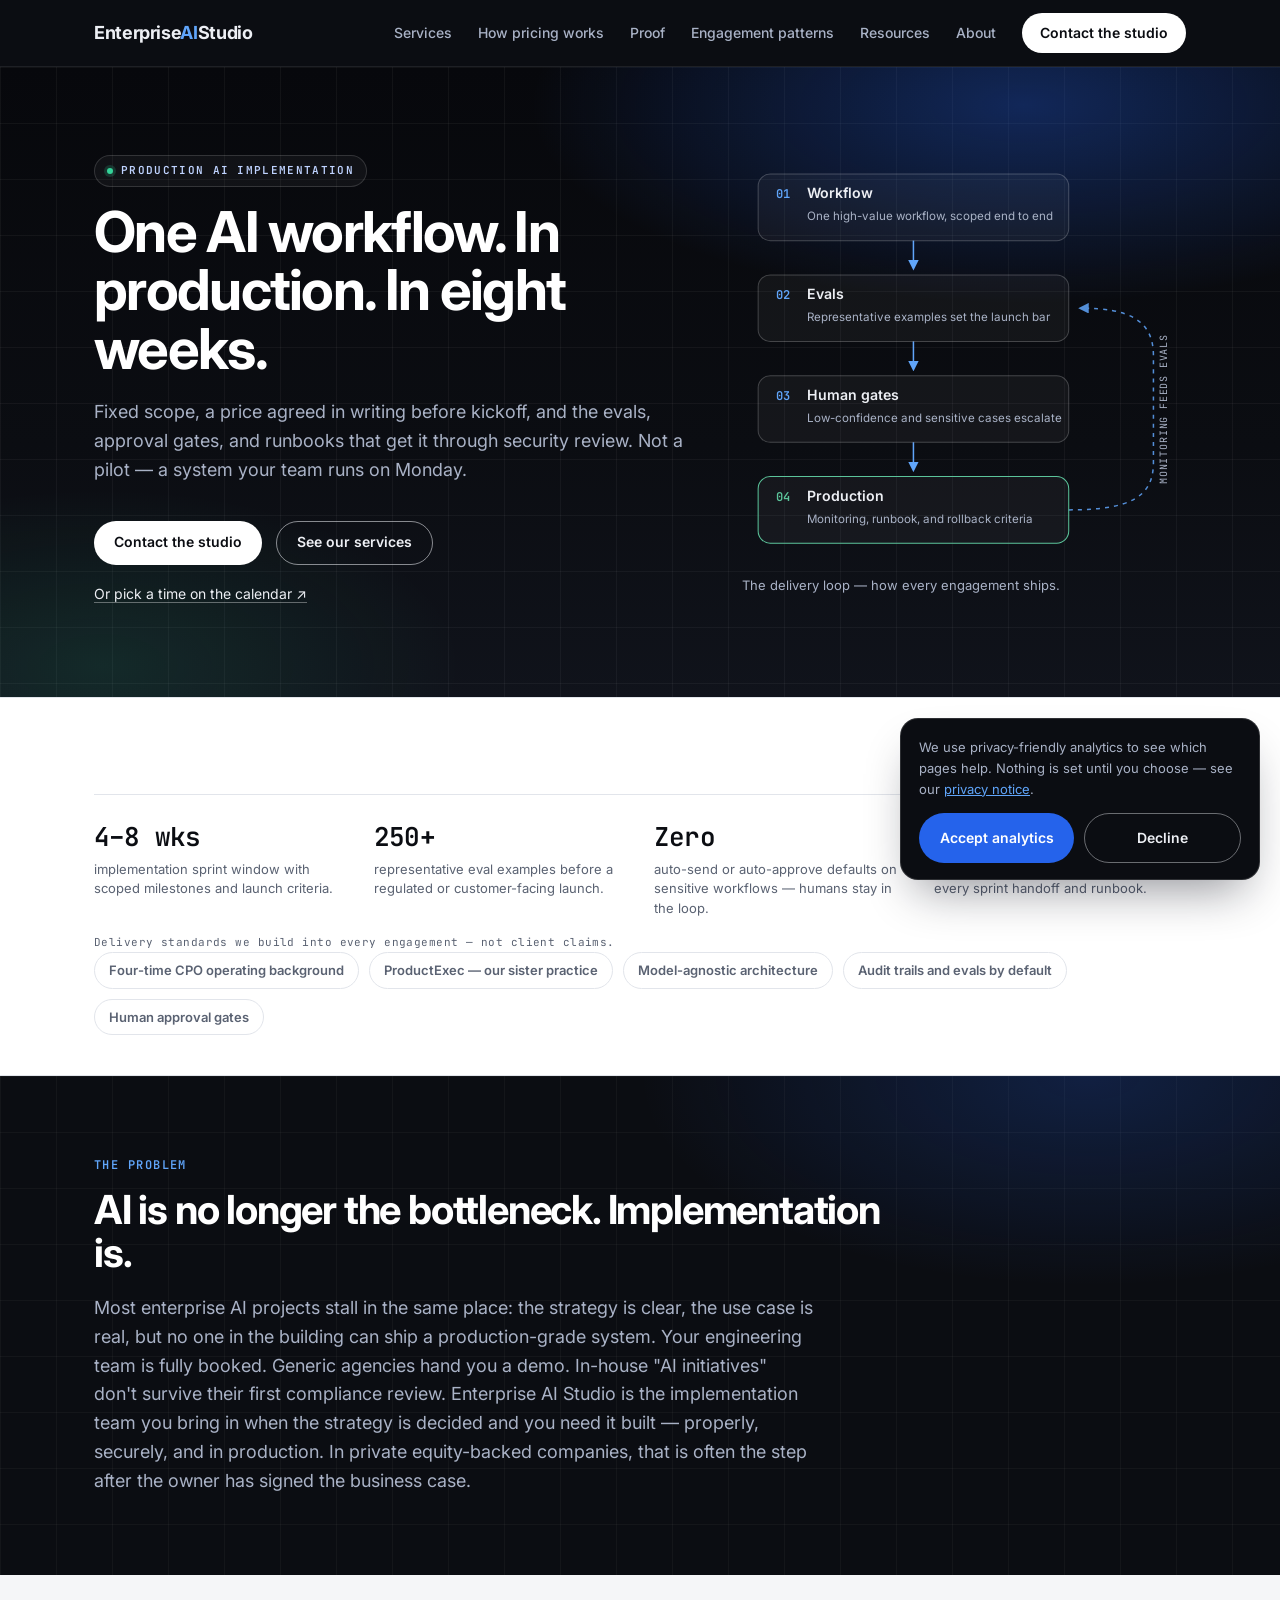
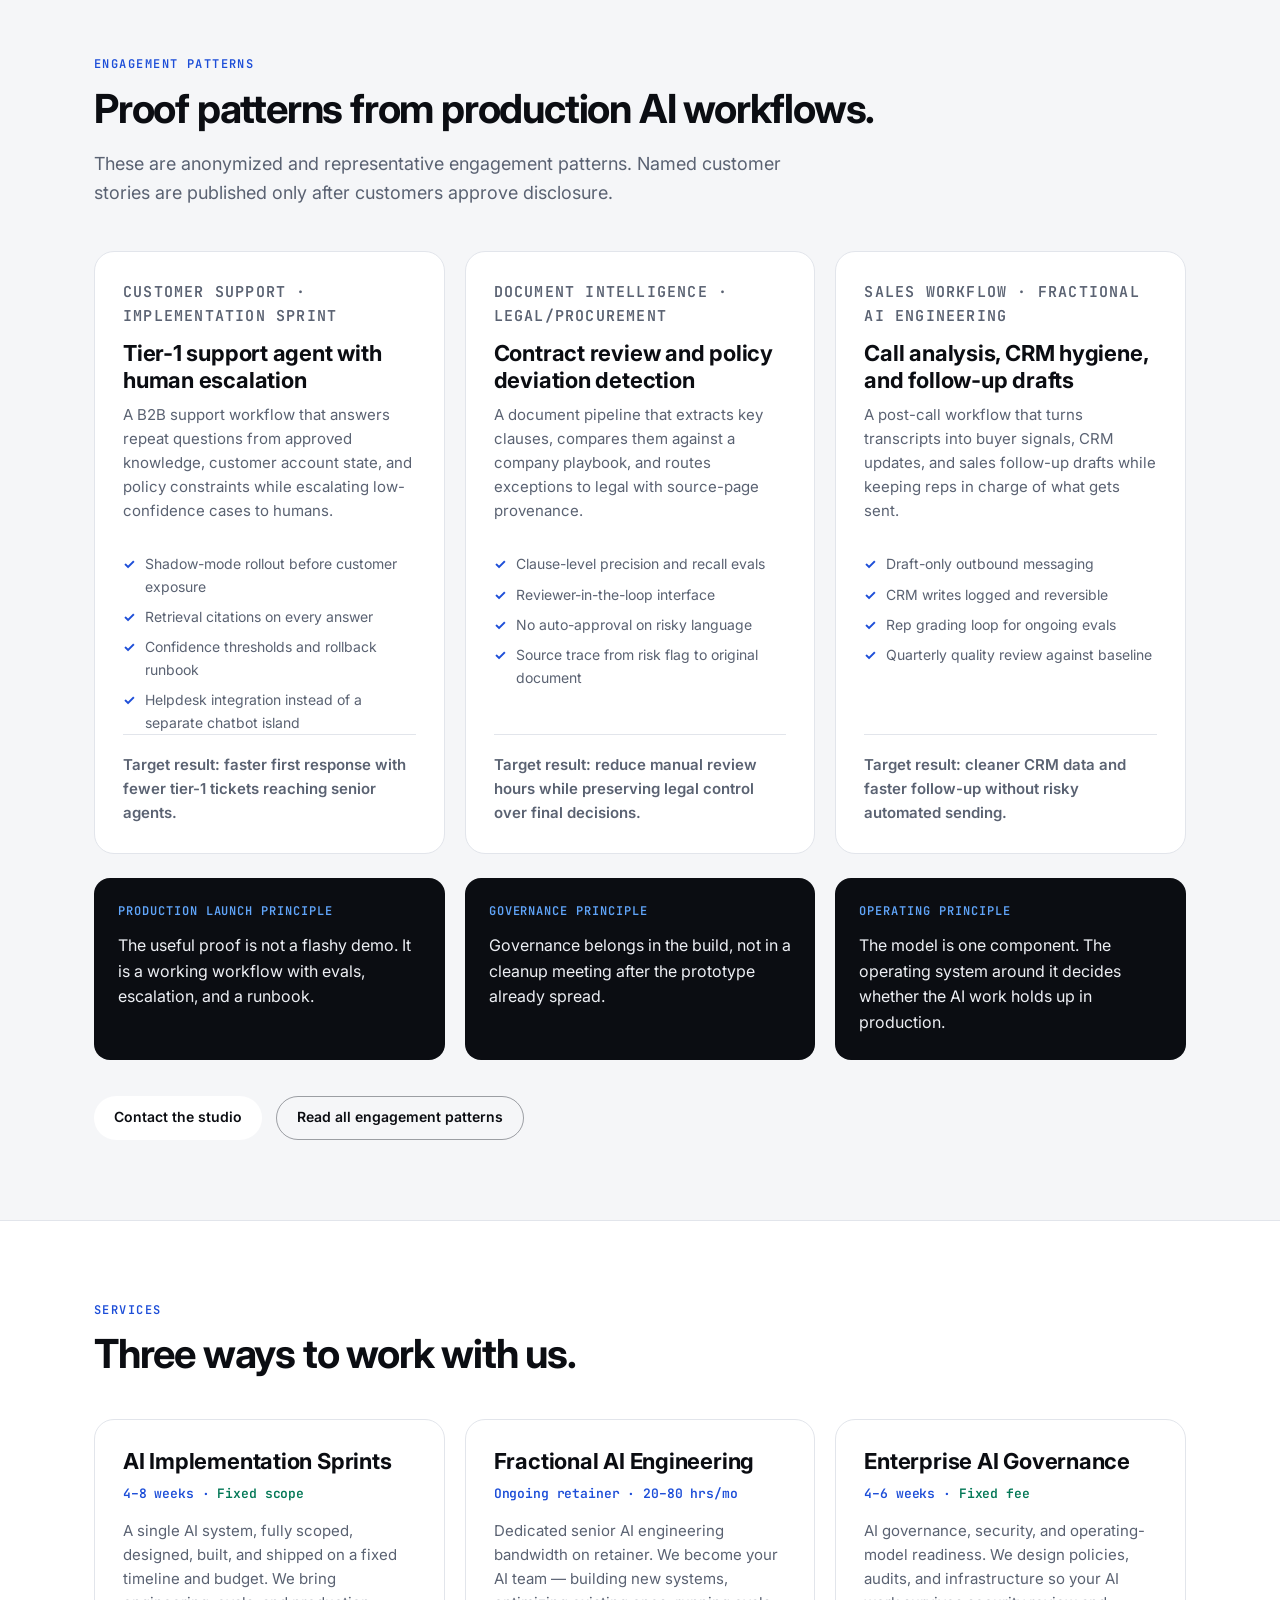
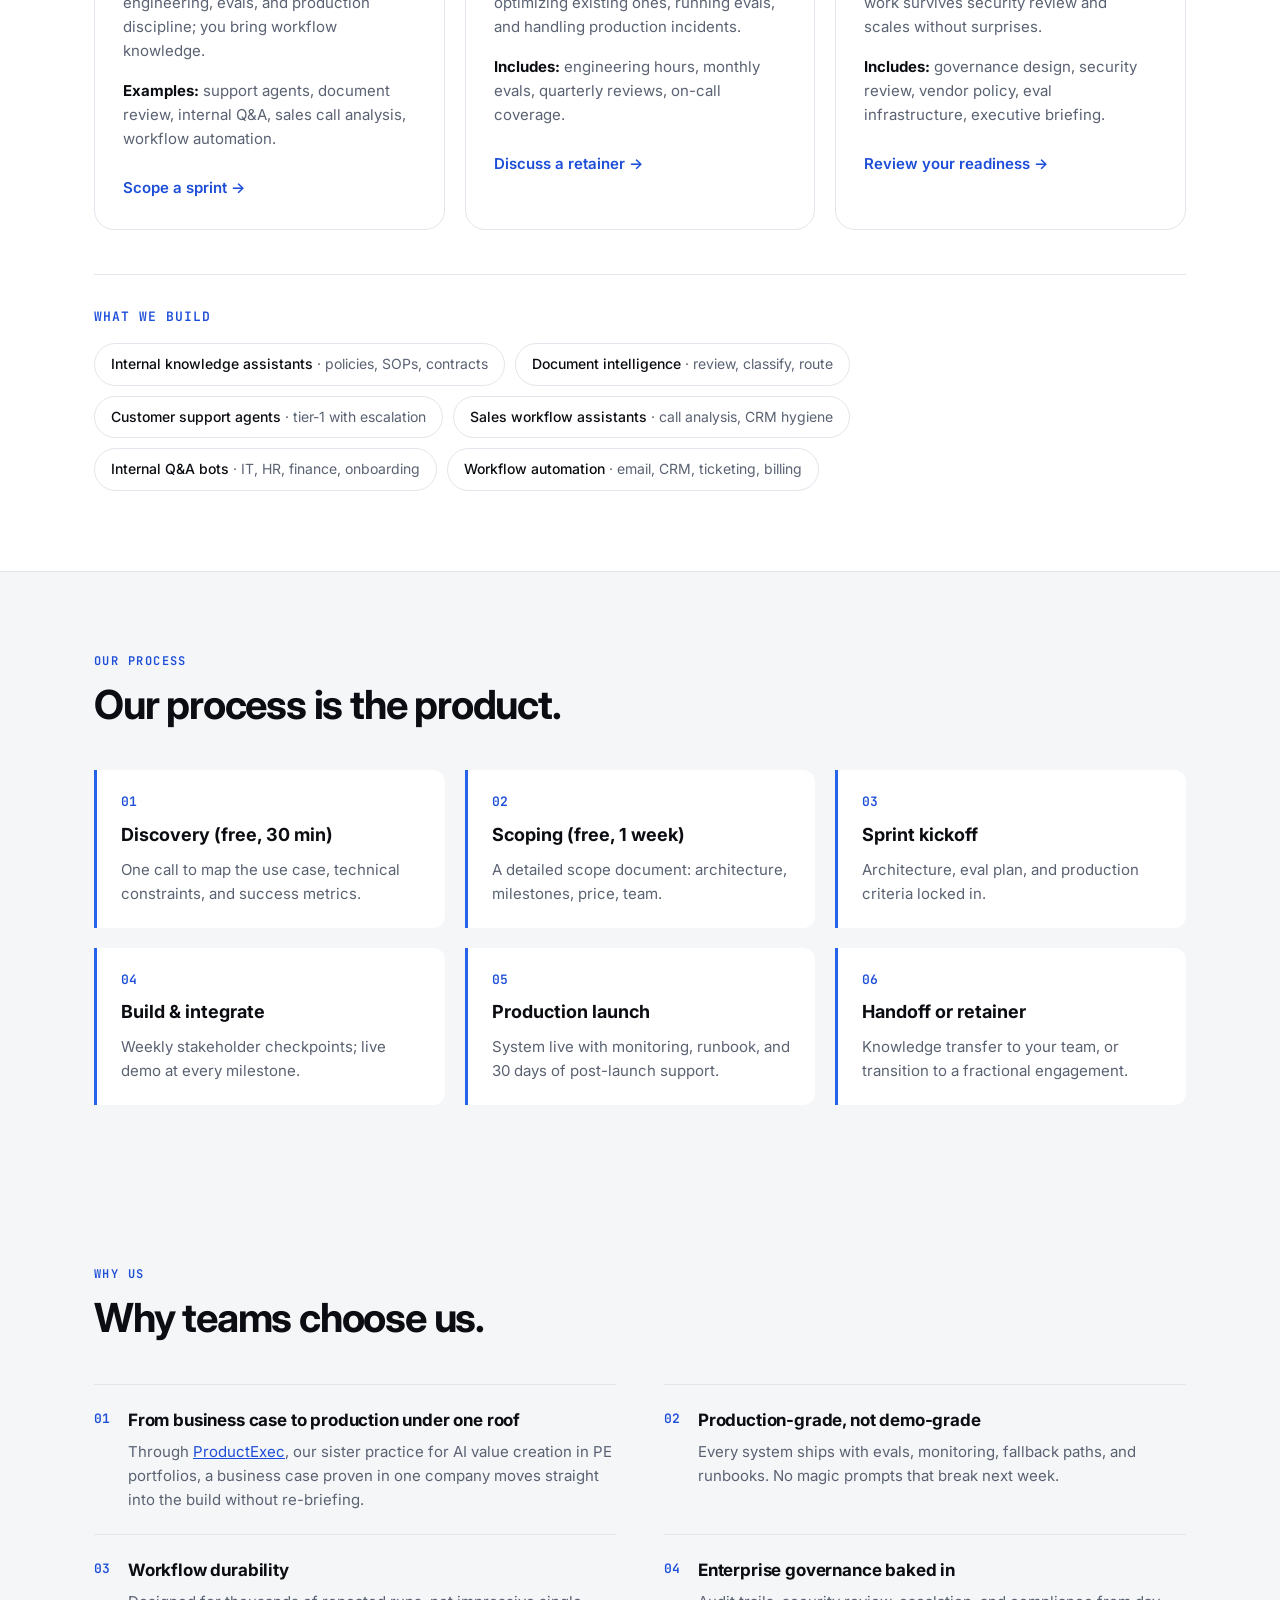
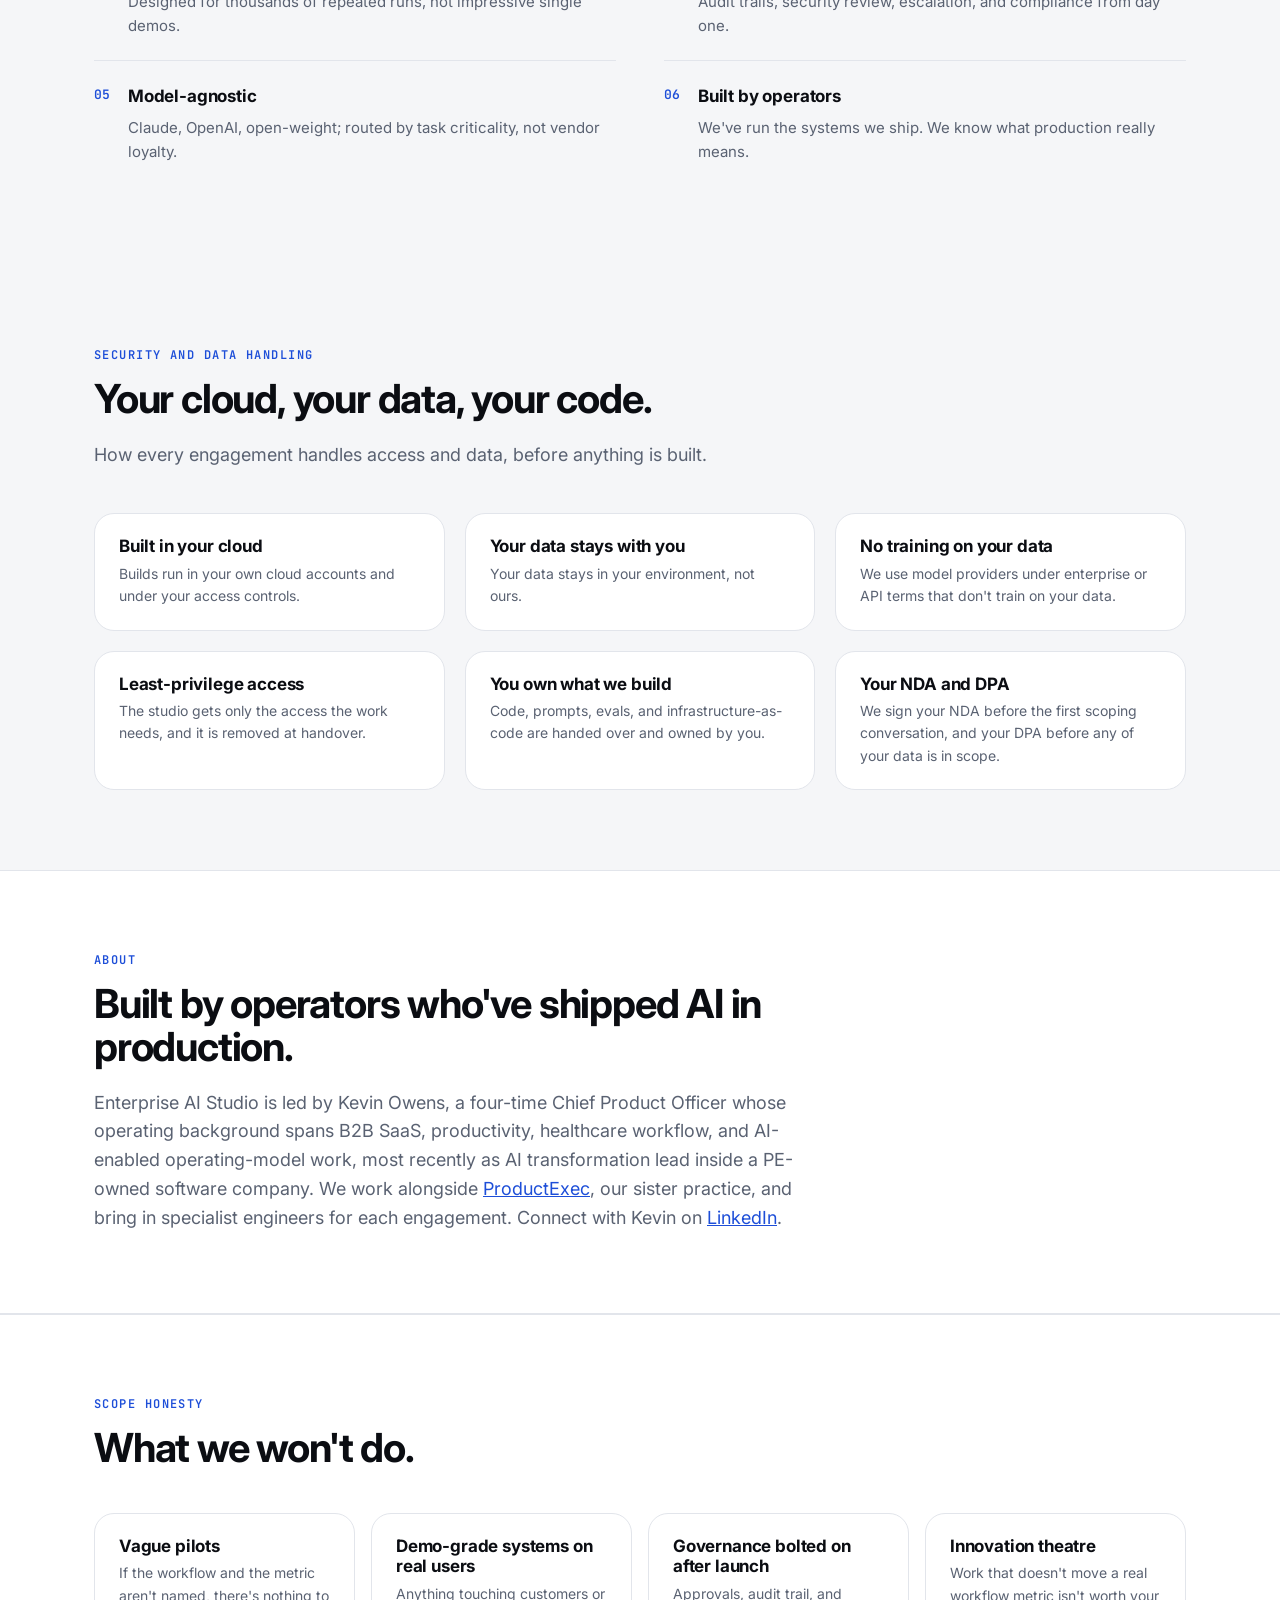
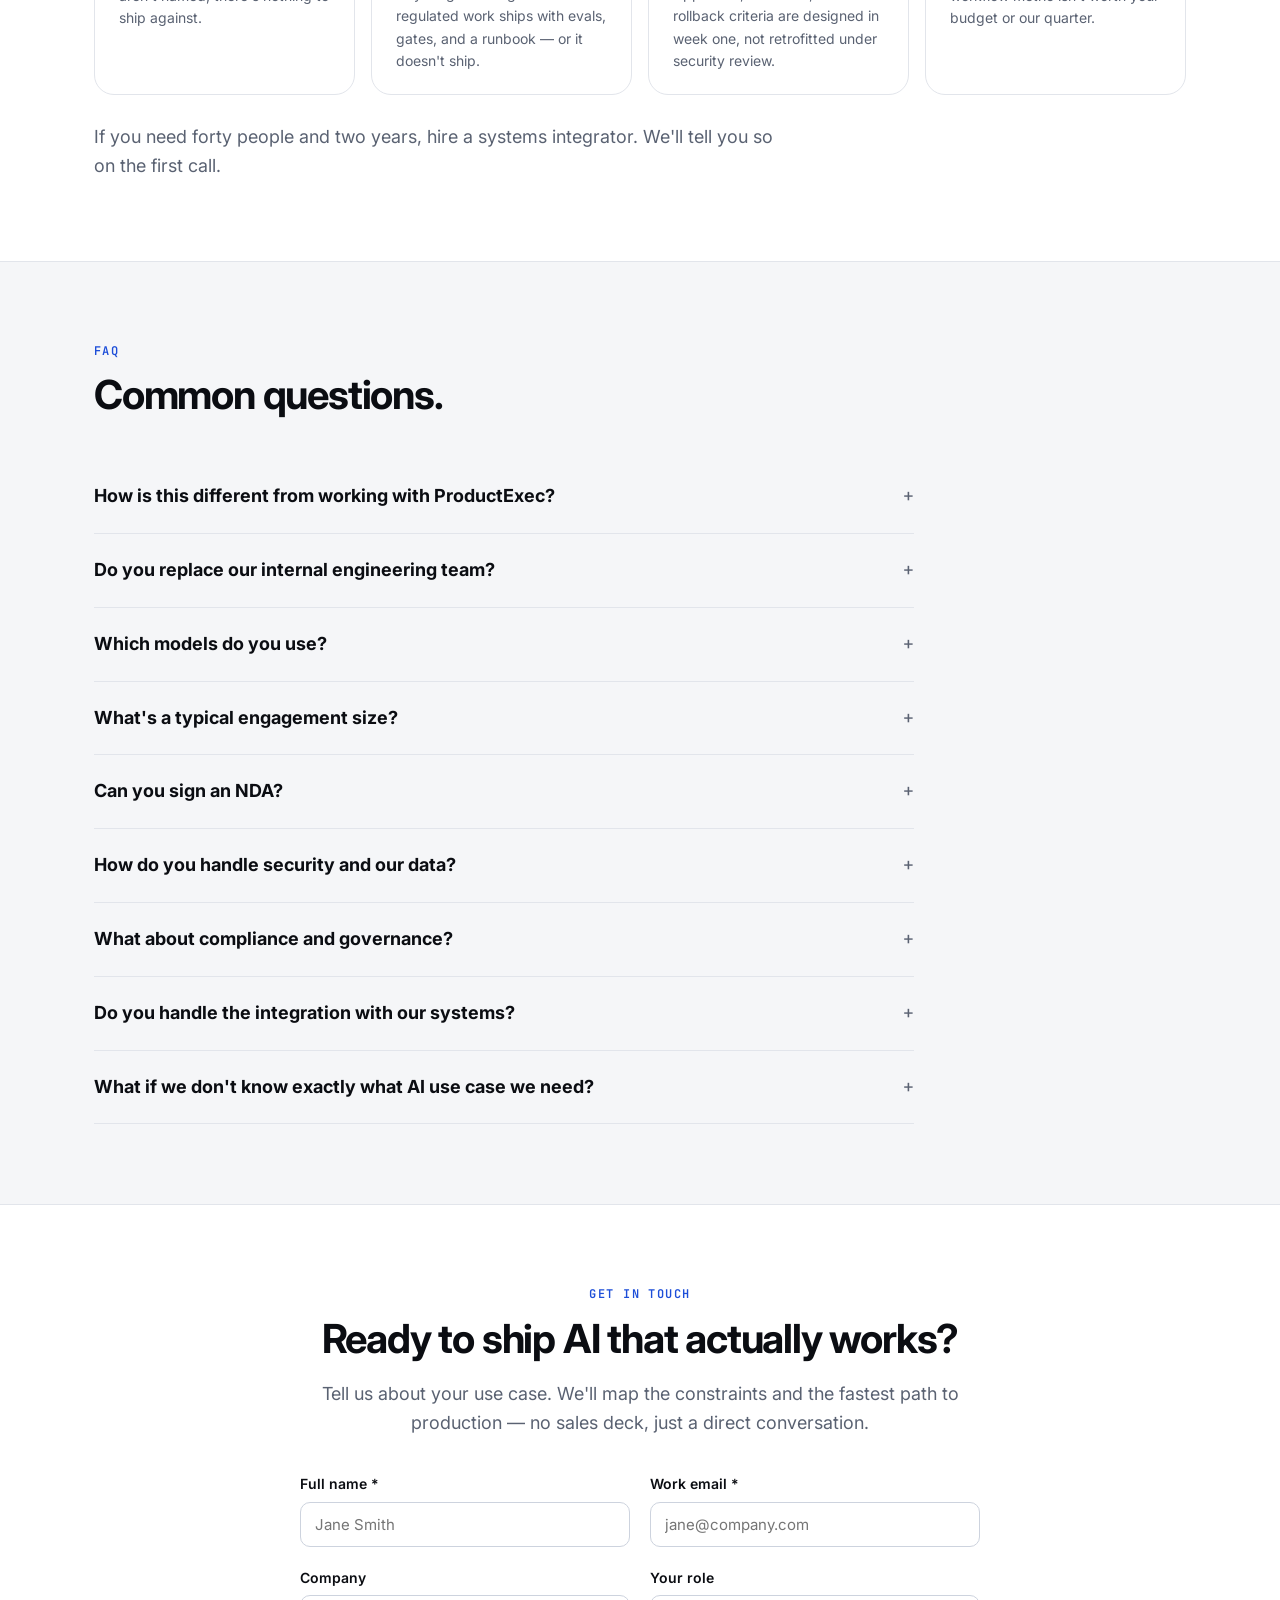
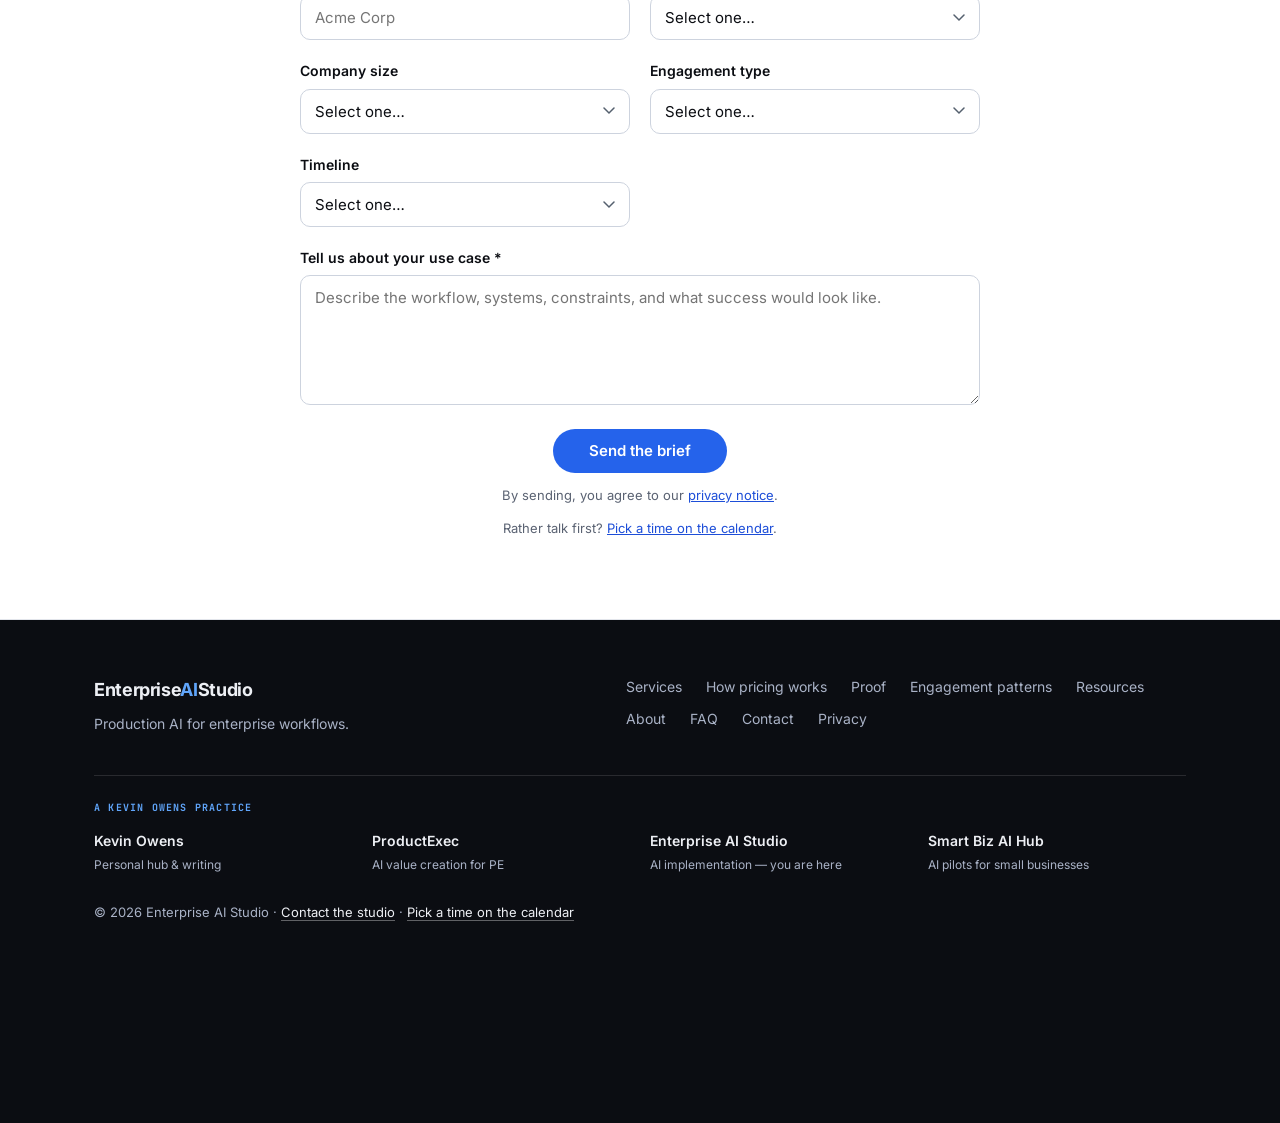
<file: index.html>
<!DOCTYPE html>
<html lang="en">
<head>
  <meta charset="UTF-8">
  <meta name="viewport" content="width=device-width, initial-scale=1.0">
  <title>Enterprise AI Development &amp; Implementation | Enterprise AI Studio</title>
  <meta name="description" content="We design, build, and operate production AI systems for enterprise teams. Implementation sprints, fractional AI engineering, and governance frameworks.">
  <meta property="og:title" content="Enterprise AI Development &amp; Implementation | Enterprise AI Studio">
  <meta property="og:description" content="We design, build, and operate production AI systems for enterprise teams. Implementation sprints, fractional AI engineering, and governance frameworks.">
  <meta property="og:site_name" content="Enterprise AI Studio">
  <meta property="og:type" content="website">
  <meta property="og:url" content="https://enterpriseaistudio.com/">
  <meta property="og:image" content="https://enterpriseaistudio.com/og-image.png">
  <meta property="og:image:alt" content="Enterprise AI Studio: production AI implementation for enterprise workflows.">
  <meta property="og:image:width" content="1200">
  <meta property="og:image:height" content="630">
  <meta name="twitter:card" content="summary_large_image">
  <meta name="twitter:title" content="Enterprise AI Development &amp; Implementation | Enterprise AI Studio">
  <meta name="twitter:description" content="We design, build, and operate production AI systems for enterprise teams.">
  <meta name="twitter:image" content="https://enterpriseaistudio.com/og-image.png">
  <link rel="canonical" href="https://enterpriseaistudio.com/">
  <link rel="icon" href="/favicon.ico" sizes="32x32">
  <link rel="icon" href="/favicon.svg" type="image/svg+xml">
  <link rel="apple-touch-icon" href="/apple-touch-icon.png">
  <!-- Google tag (gtag.js) with Consent Mode v2 — default denied until the visitor chooses -->
  <script>
    window.dataLayer=window.dataLayer||[];function gtag(){dataLayer.push(arguments);}
    gtag('consent','default',{analytics_storage:'denied',ad_storage:'denied',ad_user_data:'denied',ad_personalization:'denied',wait_for_update:500});
    try{if(localStorage.getItem('eas_consent')==='granted'){gtag('consent','update',{analytics_storage:'granted'});}}catch(e){}
  </script>
  <script async src="https://www.googletagmanager.com/gtag/js?id=G-DPS2MFLM6Q"></script>
  <script>gtag('js',new Date());gtag('config','G-DPS2MFLM6Q');</script>
  <script type="module">import{onLCP,onCLS,onINP,onFCP,onTTFB}from'/assets/web-vitals.js';function send(m){if(typeof gtag!=='function')return;gtag('event',m.name,{value:Math.round(m.name==='CLS'?m.value*1000:m.value),metric_id:m.id,metric_value:m.value,metric_delta:m.delta,metric_rating:m.rating,non_interaction:true});}onLCP(send);onCLS(send);onINP(send);onFCP(send);onTTFB(send);</script>
  <link rel="preconnect" href="https://fonts.googleapis.com">
  <link rel="preconnect" href="https://fonts.gstatic.com" crossorigin>
  <link rel="stylesheet" href="https://fonts.googleapis.com/css2?family=Inter:wght@400;500;600;700&family=JetBrains+Mono:wght@400;600&display=swap" media="print" onload="this.media='all'">
  <noscript><link rel="stylesheet" href="https://fonts.googleapis.com/css2?family=Inter:wght@400;500;600;700&family=JetBrains+Mono:wght@400;600&display=swap"></noscript>
  <link rel="stylesheet" href="/assets/site.css?v=20261119">
  <!-- Structured Data: Organization -->
  <script type="application/ld+json">
  {
    "@context": "https://schema.org",
    "@type": "Organization",
    "name": "Enterprise AI Studio",
    "url": "https://enterpriseaistudio.com",
    "logo": "https://enterpriseaistudio.com/og-image.png",
    "description": "Production AI implementation for enterprise workflows. We design, build, and operate AI systems that scale in production.",
    "founder": { "@id": "https://kevinowens.com/#person" },
    "contactPoint": {
      "@type": "ContactPoint",
      "contactType": "Customer Service",
      "url": "https://enterpriseaistudio.com/contact"
    },
    "sameAs": [
      "https://kevinowens.com",
      "https://productexec.co",
      "https://smartbizaihub.com",
      "https://www.linkedin.com/in/kevinaowens"
    ],
    "foundingDate": "2025"
  }
  </script>
  <!-- Structured Data: Person -->
  <script type="application/ld+json">
  {
    "@context": "https://schema.org",
    "@type": "Person",
    "@id": "https://kevinowens.com/#person",
    "name": "Kevin Owens",
    "url": "https://kevinowens.com",
    "jobTitle": "Founder, Enterprise AI Studio",
    "description": "Four-time Chief Product Officer who builds and operates production AI systems for enterprise teams and PE-backed companies.",
    "knowsAbout": ["Production AI implementation", "AI evals", "AI governance", "Workflow automation", "AI value creation for private equity"],
    "sameAs": [
      "https://www.linkedin.com/in/kevinaowens",
      "https://kevinowens.com",
      "https://productexec.co",
      "https://smartbizaihub.com"
    ]
  }
  </script>
  <!-- Structured Data: Services -->
  <script type="application/ld+json">
  {
    "@context": "https://schema.org",
    "@type": "ProfessionalService",
    "@id": "https://enterpriseaistudio.com/#organization",
    "name": "Enterprise AI Studio",
    "url": "https://enterpriseaistudio.com",
    "image": "https://enterpriseaistudio.com/og-image.png",
    "description": "Production AI implementation consulting for enterprise teams",
    "areaServed": ["United States", "United Kingdom", "European Union"],
    "offers": [
      {
        "@type": "Service",
        "@id": "https://enterpriseaistudio.com/services/ai-implementation-sprints",
        "name": "AI Implementation Sprints",
        "description": "A single AI system, fully scoped, designed, built, and shipped on a fixed timeline and budget. 4-8 weeks, fixed scope.",
        "provider": { "@type": "Organization", "name": "Enterprise AI Studio" },
        "areaServed": ["United States", "United Kingdom", "European Union"]
      },
      {
        "@type": "Service",
        "@id": "https://enterpriseaistudio.com/services/fractional-ai-engineering",
        "name": "Fractional AI Engineering",
        "description": "Dedicated senior AI engineering bandwidth on retainer. Ongoing engagement, 20-80 hours per month.",
        "provider": { "@type": "Organization", "name": "Enterprise AI Studio" },
        "areaServed": ["United States", "United Kingdom", "European Union"]
      },
      {
        "@type": "Service",
        "@id": "https://enterpriseaistudio.com/services/enterprise-ai-governance",
        "name": "Enterprise AI Governance",
        "description": "AI governance, security, and operating-model readiness. Design policies, audits, and infrastructure. 4-6 weeks, fixed fee.",
        "provider": { "@type": "Organization", "name": "Enterprise AI Studio" },
        "areaServed": ["United States", "United Kingdom", "European Union"]
      }
    ]
  }
  </script>
  <!-- Structured Data: FAQPage -->
  <script type="application/ld+json">
  {
    "@context": "https://schema.org",
    "@type": "FAQPage",
    "mainEntity": [
      {
        "@type": "Question",
        "name": "How is this different from working with ProductExec?",
        "acceptedAnswer": { "@type": "Answer", "text": "ProductExec works with private equity firms to find the AI plays that pay back across a portfolio and prove the business case in one company. Enterprise AI Studio is the team that builds it, in PE-backed companies and in enterprises that already know what they need. Many engagements use both: ProductExec proves the case, the Studio ships it." }
      },
      {
        "@type": "Question",
        "name": "Do you replace our internal engineering team?",
        "acceptedAnswer": { "@type": "Answer", "text": "No. We augment your team. We typically build the AI core, integrate it with your systems, and hand off to your team or stay on retainer for continued AI work." }
      },
      {
        "@type": "Question",
        "name": "Which models do you use?",
        "acceptedAnswer": { "@type": "Answer", "text": "We're model-agnostic. We pick the right model for each task — frontier models for judgment-heavy work, cheaper long-context options for synthesis, open-weight where appropriate." }
      },
      {
        "@type": "Question",
        "name": "What's a typical engagement size?",
        "acceptedAnswer": { "@type": "Answer", "text": "Implementation sprints are 4-8 weeks of fixed scope for one workflow. Retainers run 20, 40, 60, or 80 hours a month. Governance programs are 4-6 weeks at a fixed fee. Every engagement is quoted in writing after a free 30-minute discovery call and, for sprints, a free one-week scoping phase." }
      },
      {
        "@type": "Question",
        "name": "Can you sign an NDA?",
        "acceptedAnswer": { "@type": "Answer", "text": "Yes. We sign your NDA before any scoping conversation, and your DPA before any of your data is in scope." }
      },
      {
        "@type": "Question",
        "name": "How do you handle security and our data?",
        "acceptedAnswer": { "@type": "Answer", "text": "Builds run in your own cloud accounts, under your access controls, and your data stays in your environment. We use model providers under enterprise or API terms that don't train on your data. The studio gets least-privilege access, removed at handover. The code, prompts, evals, and infrastructure-as-code are handed over and owned by you. We sign your NDA and DPA." }
      },
      {
        "@type": "Question",
        "name": "What about compliance and governance?",
        "acceptedAnswer": { "@type": "Answer", "text": "Governance is baked into everything we build. We include audit trails, security reviews, role-based access control, and escalation protocols from day one. If your organization has compliance requirements (SOC 2, HIPAA, etc.), we design the AI system to support them, not work around them." }
      },
      {
        "@type": "Question",
        "name": "Do you handle the integration with our systems?",
        "acceptedAnswer": { "@type": "Answer", "text": "Yes. We typically own the entire integration — APIs, webhooks, database connections, CRM/ERP linking, whatever your stack requires. We ensure the AI system fits seamlessly into your workflows without requiring your team to rewire their operations." }
      },
      {
        "@type": "Question",
        "name": "What if we don't know exactly what AI use case we need?",
        "acceptedAnswer": { "@type": "Answer", "text": "That's common. Our discovery call is free and specifically designed to map your constraints and uncover high-leverage use cases. We help you prioritize what to build first, then scope the work you want to move forward on." }
      }
    ]
  }
  </script>
</head>
<body>

<a class="skip-link" href="#main">Skip to content</a>
<div class="consent-bar" id="consent-bar" role="region" aria-label="Analytics consent" hidden>
  <p class="consent-bar-text">We use privacy-friendly analytics to see which pages help. Nothing is set until you choose — see our <a href="/privacy">privacy notice</a>.</p>
  <div class="consent-bar-actions">
    <button type="button" class="btn btn-primary consent-accept" data-consent="granted">Accept analytics</button>
    <button type="button" class="btn btn-ghost consent-decline" data-consent="denied">Decline</button>
  </div>
</div>

<header class="site-header">
  <nav class="nav container" aria-label="Main">
    <a class="logo" href="/">Enterprise<span>AI</span>Studio</a>
    <a class="btn-nav-mobile" href="/contact">Contact</a>
    <button class="nav-toggle" type="button" aria-expanded="false" aria-controls="site-menu">
      <span class="visually-hidden">Menu</span>
      <span class="bar" aria-hidden="true"></span>
      <span class="bar" aria-hidden="true"></span>
      <span class="bar" aria-hidden="true"></span>
    </button>
    <ul class="nav-links" id="site-menu">
      <li><a href="/services">Services</a></li>
      <li><a href="/pricing">How pricing works</a></li>
      <li><a href="/proof">Proof</a></li>
      <li><a href="/case-studies">Engagement patterns</a></li>
      <li><a href="/resources">Resources</a></li>
      <li><a href="/about">About</a></li>
      <li><a href="/contact" class="btn-nav">Contact the studio</a></li>
    </ul>
  </nav>
</header>

<main id="main">

<section class="hero">
  <div class="container">
    <div class="hero-grid">
      <div>
        <p class="eyebrow">Production AI implementation</p>
        <h1>One AI workflow. In production. In eight weeks.</h1>
        <p class="lede">Fixed scope, a price agreed in writing before kickoff, and the evals, approval gates, and runbooks that get it through security review. Not a pilot — a system your team runs on Monday.</p>
        <div class="cta-row">
          <a href="/contact" class="btn btn-on-navy">Contact the studio</a>
          <a href="/services" class="btn btn-ghost">See our services</a>
        </div>
        <p class="hero-booking"><a href="https://calendar.app.google/U4e4ETunoZaib7im8" target="_blank" rel="noopener" data-track-booking>Or pick a time on the calendar <span aria-hidden="true">&#8599;</span></a></p>
      </div>
      <figure class="loop-figure">
        <svg viewBox="0 0 440 396" role="img" aria-labelledby="loop-title loop-desc">
          <title id="loop-title">The delivery loop</title>
          <desc id="loop-desc">Schematic of how every engagement ships: workflow, then evals, then human gates, then production — with monitoring feeding back into evals.</desc>
          <defs>
            <marker id="loop-arrow" viewBox="0 0 8 8" refX="6" refY="4" markerWidth="7" markerHeight="7" orient="auto-start-reverse">
              <path d="M0,0 L8,4 L0,8 Z" fill="#60A5FA"/>
            </marker>
          </defs>
          <!-- connectors -->
          <line x1="170" y1="76" x2="170" y2="103" stroke="#60A5FA" stroke-width="1.5" marker-end="url(#loop-arrow)"/>
          <line x1="170" y1="176" x2="170" y2="203" stroke="#60A5FA" stroke-width="1.5" marker-end="url(#loop-arrow)"/>
          <line x1="170" y1="276" x2="170" y2="303" stroke="#60A5FA" stroke-width="1.5" marker-end="url(#loop-arrow)"/>
          <!-- feedback loop: production monitoring feeds the eval set -->
          <path d="M 324 343 C 384 343 408 331 408 296 L 408 190 C 408 155 384 143 336 143"
                fill="none" stroke="#60A5FA" stroke-width="1.5" stroke-dasharray="4 5" marker-end="url(#loop-arrow)" opacity=".85"/>
          <text x="421" y="243" fill="#A9B2C6" font-family="'JetBrains Mono', Menlo, monospace" font-size="10" letter-spacing=".08em" text-anchor="middle" transform="rotate(-90 421 243)">MONITORING FEEDS EVALS</text>
          <!-- nodes -->
          <g>
            <rect x="16" y="10" width="308" height="66" rx="12" fill="rgba(255,255,255,.04)" stroke="rgba(255,255,255,.22)"/>
            <text x="34" y="34" fill="#60A5FA" font-family="'JetBrains Mono', Menlo, monospace" font-size="12" font-weight="600">01</text>
            <text x="64" y="34" fill="#EDEFF4" font-family="Inter, sans-serif" font-size="14" font-weight="600">Workflow</text>
            <text x="64" y="56" fill="#A9B2C6" font-family="Inter, sans-serif" font-size="11.5">One high-value workflow, scoped end to end</text>
          </g>
          <g>
            <rect x="16" y="110" width="308" height="66" rx="12" fill="rgba(255,255,255,.04)" stroke="rgba(255,255,255,.22)"/>
            <text x="34" y="134" fill="#60A5FA" font-family="'JetBrains Mono', Menlo, monospace" font-size="12" font-weight="600">02</text>
            <text x="64" y="134" fill="#EDEFF4" font-family="Inter, sans-serif" font-size="14" font-weight="600">Evals</text>
            <text x="64" y="156" fill="#A9B2C6" font-family="Inter, sans-serif" font-size="11.5">Representative examples set the launch bar</text>
          </g>
          <g>
            <rect x="16" y="210" width="308" height="66" rx="12" fill="rgba(255,255,255,.04)" stroke="rgba(255,255,255,.22)"/>
            <text x="34" y="234" fill="#60A5FA" font-family="'JetBrains Mono', Menlo, monospace" font-size="12" font-weight="600">03</text>
            <text x="64" y="234" fill="#EDEFF4" font-family="Inter, sans-serif" font-size="14" font-weight="600">Human gates</text>
            <text x="64" y="256" fill="#A9B2C6" font-family="Inter, sans-serif" font-size="11.5">Low-confidence and sensitive cases escalate</text>
          </g>
          <g>
            <rect x="16" y="310" width="308" height="66" rx="12" fill="rgba(255,255,255,.04)" stroke="#5BC49A"/>
            <text x="34" y="334" fill="#5BC49A" font-family="'JetBrains Mono', Menlo, monospace" font-size="12" font-weight="600">04</text>
            <text x="64" y="334" fill="#EDEFF4" font-family="Inter, sans-serif" font-size="14" font-weight="600">Production</text>
            <text x="64" y="356" fill="#A9B2C6" font-family="Inter, sans-serif" font-size="11.5">Monitoring, runbook, and rollback criteria</text>
          </g>
        </svg>
        <figcaption>The delivery loop — how every engagement ships.</figcaption>
      </figure>
    </div>
  </div>
</section>

<section id="proof" class="band" style="padding: 40px 0;">
  <div class="container">
    <h2 class="visually-hidden">Credibility signals</h2>
    <div class="hero-stats" aria-label="Production readiness signals">
      <div class="hero-stat"><strong>4–8 wks</strong><span>implementation sprint window with scoped milestones and launch criteria.</span></div>
      <div class="hero-stat"><strong>250+</strong><span>representative eval examples before a regulated or customer-facing launch.</span></div>
      <div class="hero-stat"><strong>Zero</strong><span>auto-send or auto-approve defaults on sensitive workflows — humans stay in the loop.</span></div>
      <div class="hero-stat"><strong>30 days</strong><span>of post-launch support included with every sprint handoff and runbook.</span></div>
    </div>
    <p class="hero-stats-note">Delivery standards we build into every engagement — not client claims.</p>
    <div class="badge-row" style="margin-top:0;" aria-label="Credibility signals">
      <span class="badge">Four-time CPO operating background</span>
      <span class="badge">ProductExec — our sister practice</span>
      <span class="badge">Model-agnostic architecture</span>
      <span class="badge">Audit trails and evals by default</span>
      <span class="badge">Human approval gates</span>
    </div>
  </div>
</section>

<section class="navy-band" id="problem">
  <div class="container">
    <p class="section-eyebrow">The Problem</p>
    <h2 class="section-headline">AI is no longer the bottleneck. Implementation is.</h2>
    <p class="section-body">Most enterprise AI projects stall in the same place: the strategy is clear, the use case is real, but no one in the building can ship a production-grade system. Your engineering team is fully booked. Generic agencies hand you a demo. In-house "AI initiatives" don't survive their first compliance review. Enterprise AI Studio is the implementation team you bring in when the strategy is decided and you need it built — properly, securely, and in production. In private equity-backed companies, that is often the step after the owner has signed the business case.</p>
  </div>
</section>

<section id="case-studies">
  <div class="container">
    <p class="section-eyebrow">Engagement patterns</p>
    <h2 class="section-headline">Proof patterns from production AI workflows.</h2>
    <p class="section-body">These are anonymized and representative engagement patterns. Named customer stories are published only after customers approve disclosure.</p>

    <div class="grid-3">
      <article class="card case-card-flex">
        <p class="case-meta">Customer Support · Implementation Sprint</p>
        <h3>Tier-1 support agent with human escalation</h3>
        <p style="margin-bottom:16px;">A B2B support workflow that answers repeat questions from approved knowledge, customer account state, and policy constraints while escalating low-confidence cases to humans.</p>
        <ul class="case-proof-list">
          <li>Shadow-mode rollout before customer exposure</li>
          <li>Retrieval citations on every answer</li>
          <li>Confidence thresholds and rollback runbook</li>
          <li>Helpdesk integration instead of a separate chatbot island</li>
        </ul>
        <p class="case-outcome">Target result: faster first response with fewer tier-1 tickets reaching senior agents.</p>
      </article>

      <article class="card case-card-flex">
        <p class="case-meta">Document Intelligence · Legal/Procurement</p>
        <h3>Contract review and policy deviation detection</h3>
        <p style="margin-bottom:16px;">A document pipeline that extracts key clauses, compares them against a company playbook, and routes exceptions to legal with source-page provenance.</p>
        <ul class="case-proof-list">
          <li>Clause-level precision and recall evals</li>
          <li>Reviewer-in-the-loop interface</li>
          <li>No auto-approval on risky language</li>
          <li>Source trace from risk flag to original document</li>
        </ul>
        <p class="case-outcome">Target result: reduce manual review hours while preserving legal control over final decisions.</p>
      </article>

      <article class="card case-card-flex">
        <p class="case-meta">Sales Workflow · Fractional AI Engineering</p>
        <h3>Call analysis, CRM hygiene, and follow-up drafts</h3>
        <p style="margin-bottom:16px;">A post-call workflow that turns transcripts into buyer signals, CRM updates, and sales follow-up drafts while keeping reps in charge of what gets sent.</p>
        <ul class="case-proof-list">
          <li>Draft-only outbound messaging</li>
          <li>CRM writes logged and reversible</li>
          <li>Rep grading loop for ongoing evals</li>
          <li>Quarterly quality review against baseline</li>
        </ul>
        <p class="case-outcome">Target result: cleaner CRM data and faster follow-up without risky automated sending.</p>
      </article>
    </div>

    <div class="grid-3" style="margin-top: 24px;">
      <div class="quote-card principle-card">
        <strong>Production launch principle</strong>
        <p>The useful proof is not a flashy demo. It is a working workflow with evals, escalation, and a runbook.</p>
      </div>
      <div class="quote-card principle-card">
        <strong>Governance principle</strong>
        <p>Governance belongs in the build, not in a cleanup meeting after the prototype already spread.</p>
      </div>
      <div class="quote-card principle-card">
        <strong>Operating principle</strong>
        <p>The model is one component. The operating system around it decides whether the AI work holds up in production.</p>
      </div>
    </div>

    <div class="cta-row" style="margin-top: 36px;">
      <a href="/contact" class="btn btn-on-navy">Contact the studio</a>
      <a href="/case-studies" class="btn btn-ghost">Read all engagement patterns</a>
    </div>
  </div>
</section>

<section id="services" class="band">
  <div class="container">
    <p class="section-eyebrow">Services</p>
    <h2 class="section-headline">Three ways to work with us.</h2>
    <div class="grid-3">

      <div class="card card-hover">
        <h3>AI Implementation Sprints</h3>
        <p class="card-sub">4–8 weeks · <span class="fixed-note">Fixed scope</span></p>
        <p style="margin-bottom:16px;">A single AI system, fully scoped, designed, built, and shipped on a fixed timeline and budget. We bring engineering, evals, and production discipline; you bring workflow knowledge.</p>
        <p style="margin-bottom:24px;"><strong style="color:var(--ink);">Examples:</strong> support agents, document review, internal Q&amp;A, sales call analysis, workflow automation.</p>
        <a class="card-link" href="/services/ai-implementation-sprints">Scope a sprint</a>
      </div>

      <div class="card card-hover">
        <h3>Fractional AI Engineering</h3>
        <p class="card-sub">Ongoing retainer · 20–80 hrs/mo</p>
        <p style="margin-bottom:16px;">Dedicated senior AI engineering bandwidth on retainer. We become your AI team — building new systems, optimizing existing ones, running evals, and handling production incidents.</p>
        <p style="margin-bottom:24px;"><strong style="color:var(--ink);">Includes:</strong> engineering hours, monthly evals, quarterly reviews, on-call coverage.</p>
        <a class="card-link" href="/services/fractional-ai-engineering">Discuss a retainer</a>
      </div>

      <div class="card card-hover">
        <h3>Enterprise AI Governance</h3>
        <p class="card-sub">4–6 weeks · <span class="fixed-note">Fixed fee</span></p>
        <p style="margin-bottom:16px;">AI governance, security, and operating-model readiness. We design policies, audits, and infrastructure so your AI work survives security review and scales without surprises.</p>
        <p style="margin-bottom:24px;"><strong style="color:var(--ink);">Includes:</strong> governance design, security review, vendor policy, eval infrastructure, executive briefing.</p>
        <a class="card-link" href="/services/enterprise-ai-governance">Review your readiness</a>
      </div>

    </div>

    <div class="usecase-strip" id="use-cases">
      <h3>What we build</h3>
      <ul class="chip-list">
        <li>Internal knowledge assistants <span>· policies, SOPs, contracts</span></li>
        <li>Document intelligence <span>· review, classify, route</span></li>
        <li>Customer support agents <span>· tier-1 with escalation</span></li>
        <li>Sales workflow assistants <span>· call analysis, CRM hygiene</span></li>
        <li>Internal Q&amp;A bots <span>· IT, HR, finance, onboarding</span></li>
        <li>Workflow automation <span>· email, CRM, ticketing, billing</span></li>
      </ul>
    </div>
  </div>
</section>

<section id="process">
  <div class="container">
    <p class="section-eyebrow">Our Process</p>
    <h2 class="section-headline">Our process is the product.</h2>
    <div class="grid-3">
      <div class="process-step">
        <p class="num">01</p>
        <h3>Discovery (free, 30 min)</h3>
        <p>One call to map the use case, technical constraints, and success metrics.</p>
      </div>
      <div class="process-step">
        <p class="num">02</p>
        <h3>Scoping (free, 1 week)</h3>
        <p>A detailed scope document: architecture, milestones, price, team.</p>
      </div>
      <div class="process-step">
        <p class="num">03</p>
        <h3>Sprint kickoff</h3>
        <p>Architecture, eval plan, and production criteria locked in.</p>
      </div>
      <div class="process-step">
        <p class="num">04</p>
        <h3>Build &amp; integrate</h3>
        <p>Weekly stakeholder checkpoints; live demo at every milestone.</p>
      </div>
      <div class="process-step">
        <p class="num">05</p>
        <h3>Production launch</h3>
        <p>System live with monitoring, runbook, and 30 days of post-launch support.</p>
      </div>
      <div class="process-step">
        <p class="num">06</p>
        <h3>Handoff or retainer</h3>
        <p>Knowledge transfer to your team, or transition to a fractional engagement.</p>
      </div>
    </div>
  </div>
</section>

<section id="why-us">
  <div class="container">
    <p class="section-eyebrow">Why Us</p>
    <h2 class="section-headline">Why teams choose us.</h2>
    <ol class="why-list">
      <li>
        <span class="why-num" aria-hidden="true">01</span>
        <div>
          <h3>From business case to production under one roof</h3>
          <p>Through <a href="https://productexec.co" style="color:var(--accent-text);">ProductExec</a>, our sister practice for AI value creation in PE portfolios, a business case proven in one company moves straight into the build without re-briefing.</p>
        </div>
      </li>
      <li>
        <span class="why-num" aria-hidden="true">02</span>
        <div>
          <h3>Production-grade, not demo-grade</h3>
          <p>Every system ships with evals, monitoring, fallback paths, and runbooks. No magic prompts that break next week.</p>
        </div>
      </li>
      <li>
        <span class="why-num" aria-hidden="true">03</span>
        <div>
          <h3>Workflow durability</h3>
          <p>Designed for thousands of repeated runs, not impressive single demos.</p>
        </div>
      </li>
      <li>
        <span class="why-num" aria-hidden="true">04</span>
        <div>
          <h3>Enterprise governance baked in</h3>
          <p>Audit trails, security review, escalation, and compliance from day one.</p>
        </div>
      </li>
      <li>
        <span class="why-num" aria-hidden="true">05</span>
        <div>
          <h3>Model-agnostic</h3>
          <p>Claude, OpenAI, open-weight; routed by task criticality, not vendor loyalty.</p>
        </div>
      </li>
      <li>
        <span class="why-num" aria-hidden="true">06</span>
        <div>
          <h3>Built by operators</h3>
          <p>We've run the systems we ship. We know what production really means.</p>
        </div>
      </li>
    </ol>
  </div>
</section>

<section id="security">
  <div class="container">
    <p class="section-eyebrow">Security and data handling</p>
    <h2 class="section-headline">Your cloud, your data, your code.</h2>
    <p class="section-body">How every engagement handles access and data, before anything is built.</p>
    <div class="grid-3">
      <article class="card card-sm">
        <h3>Built in your cloud</h3>
        <p>Builds run in your own cloud accounts and under your access controls.</p>
      </article>
      <article class="card card-sm">
        <h3>Your data stays with you</h3>
        <p>Your data stays in your environment, not ours.</p>
      </article>
      <article class="card card-sm">
        <h3>No training on your data</h3>
        <p>We use model providers under enterprise or API terms that don't train on your data.</p>
      </article>
      <article class="card card-sm">
        <h3>Least-privilege access</h3>
        <p>The studio gets only the access the work needs, and it is removed at handover.</p>
      </article>
      <article class="card card-sm">
        <h3>You own what we build</h3>
        <p>Code, prompts, evals, and infrastructure-as-code are handed over and owned by you.</p>
      </article>
      <article class="card card-sm">
        <h3>Your NDA and DPA</h3>
        <p>We sign your NDA before the first scoping conversation, and your DPA before any of your data is in scope.</p>
      </article>
    </div>
  </div>
</section>

<section id="about" class="band">
  <div class="container">
    <p class="section-eyebrow">About</p>
    <h2 class="section-headline">Built by operators who've shipped AI in production.</h2>
    <p class="section-body">Enterprise AI Studio is led by Kevin Owens, a four-time Chief Product Officer whose operating background spans B2B SaaS, productivity, healthcare workflow, and AI-enabled operating-model work, most recently as AI transformation lead inside a PE-owned software company. We work alongside <a href="https://productexec.co">ProductExec</a>, our sister practice, and bring in specialist engineers for each engagement. Connect with Kevin on <a href="https://www.linkedin.com/in/kevinaowens">LinkedIn</a>.</p>
  </div>
</section>

<section id="wont-do" class="band">
  <div class="container">
    <p class="section-eyebrow">Scope honesty</p>
    <h2 class="section-headline">What we won't do.</h2>
    <div class="grid-4" style="margin-top:44px;">
      <article class="card card-sm">
        <h3>Vague pilots</h3>
        <p>If the workflow and the metric aren't named, there's nothing to ship against.</p>
      </article>
      <article class="card card-sm">
        <h3>Demo-grade systems on real users</h3>
        <p>Anything touching customers or regulated work ships with evals, gates, and a runbook — or it doesn't ship.</p>
      </article>
      <article class="card card-sm">
        <h3>Governance bolted on after launch</h3>
        <p>Approvals, audit trail, and rollback criteria are designed in week one, not retrofitted under security review.</p>
      </article>
      <article class="card card-sm">
        <h3>Innovation theatre</h3>
        <p>Work that doesn't move a real workflow metric isn't worth your budget or our quarter.</p>
      </article>
    </div>
    <p class="section-body" style="margin-top:28px;">If you need forty people and two years, hire a systems integrator. We'll tell you so on the first call.</p>
  </div>
</section>

<section id="faq">
  <div class="container">
    <p class="section-eyebrow">FAQ</p>
    <h2 class="section-headline">Common questions.</h2>
    <div class="faq-list">
      <details class="faq-item">
        <summary>How is this different from working with ProductExec?</summary>
        <p>ProductExec works with private equity firms to find the AI plays that pay back across a portfolio and prove the business case in one company. Enterprise AI Studio is the team that builds it, in PE-backed companies and in enterprises that already know what they need. Many engagements use both: ProductExec proves the case, the Studio ships it.</p>
      </details>
      <details class="faq-item">
        <summary>Do you replace our internal engineering team?</summary>
        <p>No. We augment your team. We typically build the AI core, integrate it with your systems, and hand off to your team or stay on retainer for continued AI work.</p>
      </details>
      <details class="faq-item">
        <summary>Which models do you use?</summary>
        <p>We're model-agnostic. We pick the right model for each task — frontier models for judgment-heavy work, cheaper long-context options for synthesis, open-weight where appropriate.</p>
      </details>
      <details class="faq-item">
        <summary>What's a typical engagement size?</summary>
        <p>Implementation sprints are 4–8 weeks of fixed scope for one workflow. Retainers run 20, 40, 60, or 80 hours a month. Governance programs are 4–6 weeks at a fixed fee. Every engagement is quoted in writing after a free 30-minute discovery call and, for sprints, a free one-week scoping phase. See <a href="/pricing">how pricing works</a>.</p>
      </details>
      <details class="faq-item">
        <summary>Can you sign an NDA?</summary>
        <p>Yes. We sign your NDA before any scoping conversation, and your DPA before any of your data is in scope.</p>
      </details>
      <details class="faq-item">
        <summary>How do you handle security and our data?</summary>
        <p>Builds run in your own cloud accounts, under your access controls, and your data stays in your environment. We use model providers under enterprise or API terms that don't train on your data. The studio gets least-privilege access, removed at handover. The code, prompts, evals, and infrastructure-as-code are handed over and owned by you. We sign your NDA and DPA. More in <a href="#security">security and data handling</a>.</p>
      </details>
      <details class="faq-item">
        <summary>What about compliance and governance?</summary>
        <p>Governance is baked into everything we build. We include audit trails, security reviews, role-based access control, and escalation protocols from day one. If your organization has compliance requirements (SOC 2, HIPAA, etc.), we design the AI system to support them, not work around them.</p>
      </details>
      <details class="faq-item">
        <summary>Do you handle the integration with our systems?</summary>
        <p>Yes. We typically own the entire integration — APIs, webhooks, database connections, CRM/ERP linking, whatever your stack requires. We ensure the AI system fits seamlessly into your workflows without requiring your team to rewire their operations.</p>
      </details>
      <details class="faq-item">
        <summary>What if we don't know exactly what AI use case we need?</summary>
        <p>That's common. Our discovery call is free and specifically designed to map your constraints and uncover high-leverage use cases. We help you prioritize what to build first, then scope the work you want to move forward on.</p>
      </details>
    </div>
  </div>
</section>

<section id="contact" class="band">
  <div class="container">
    <div class="contact-form-wrap" style="text-align:center;">
      <p class="section-eyebrow">Get in Touch</p>
      <h2 class="section-headline" style="max-width:100%;">Ready to ship AI that actually works?</h2>
      <p class="section-body" style="margin:0 auto;">Tell us about your use case. We'll map the constraints and the fastest path to production — no sales deck, just a direct conversation.</p>

      <form class="contact-form" data-contact-form="contact_home" action="/api/inquiry" method="post">
        <input type="hidden" name="form_name" value="contact_home">
        <input type="hidden" name="inquiry_type" value="general">
        <input type="hidden" name="page_source" value="/">
        <input type="hidden" name="utm_source" value="" data-utm="utm_source">
        <input type="hidden" name="utm_medium" value="" data-utm="utm_medium">
        <input type="hidden" name="utm_campaign" value="" data-utm="utm_campaign">
        <div class="form-row">
          <div class="form-field">
            <label for="name">Full name *</label>
            <input type="text" id="name" name="name" autocomplete="name" placeholder="Jane Smith" required>
          </div>
          <div class="form-field">
            <label for="email">Work email *</label>
            <input type="email" id="email" name="email" autocomplete="email" placeholder="jane@company.com" required>
          </div>
        </div>
        <div class="form-row">
          <div class="form-field">
            <label for="company">Company</label>
            <input type="text" id="company" name="company" autocomplete="organization" placeholder="Acme Corp">
          </div>
          <div class="form-field">
            <label for="role">Your role</label>
            <select id="role" name="role">
              <option value="">Select one…</option>
              <option value="cto-cio">CTO / CIO</option>
              <option value="vp-engineering">VP Engineering</option>
              <option value="vp-operations">VP Operations</option>
              <option value="head-of-data">Head of Data</option>
              <option value="other">Other</option>
            </select>
          </div>
        </div>
        <div class="form-row">
          <div class="form-field">
            <label for="company_size">Company size</label>
            <select id="company_size" name="company_size">
              <option value="">Select one…</option>
              <option value="lt-200">Under 200</option>
              <option value="200-1000">200–1,000</option>
              <option value="1000-5000">1,000–5,000</option>
              <option value="5000-plus">5,000+</option>
            </select>
          </div>
          <div class="form-field">
            <label for="service">Engagement type</label>
            <select id="service" name="service">
              <option value="">Select one…</option>
              <option value="implementation-sprint">AI implementation sprint (4–8 weeks)</option>
              <option value="fractional-engineering">Fractional AI engineering (retainer)</option>
              <option value="governance">Enterprise AI governance</option>
              <option value="not-sure">Not sure yet</option>
            </select>
          </div>
        </div>
        <div class="form-row">
          <div class="form-field">
            <label for="timeline">Timeline</label>
            <select id="timeline" name="timeline">
              <option value="">Select one…</option>
              <option value="now">Now</option>
              <option value="this-quarter">This quarter</option>
              <option value="next-quarter">Next quarter</option>
              <option value="exploring">Exploring</option>
            </select>
          </div>
        </div>
        <div class="form-field">
          <label for="message">Tell us about your use case *</label>
          <textarea id="message" name="message" placeholder="Describe the workflow, systems, constraints, and what success would look like." required></textarea>
        </div>
        <input class="visually-hidden" type="text" name="website" tabindex="-1" aria-hidden="true" autocomplete="off">
        <div class="form-submit">
          <button type="submit" class="btn btn-primary btn-form-submit">Send the brief</button>
          <p class="form-consent">By sending, you agree to our <a href="/privacy">privacy notice</a>.</p>
          <p class="form-consent">Rather talk first? <a href="https://calendar.app.google/U4e4ETunoZaib7im8" target="_blank" rel="noopener">Pick a time on the calendar</a>.</p>
          <p class="form-status success" role="status">✓ Brief sent. We'll be in touch within one business day.</p>
          <p class="form-status error" role="alert">Try again in a few minutes, or <a href="https://www.linkedin.com/in/kevinaowens">message Kevin on LinkedIn</a>.</p>
        </div>
      </form>
    </div>
  </div>
</section>

</main>

<footer class="site-footer">
  <div class="container">
    <div class="footer-content">
      <div>
        <a class="logo" href="/">Enterprise<span>AI</span>Studio</a>
        <p class="footer-tagline-line">Production AI for enterprise workflows.</p>
      </div>
      <nav class="footer-links" aria-label="Footer">
        <a href="/services">Services</a>
        <a href="/pricing">How pricing works</a>
        <a href="/proof">Proof</a>
        <a href="/case-studies">Engagement patterns</a>
        <a href="/resources">Resources</a>
        <a href="/about">About</a>
        <a href="/faq">FAQ</a>
        <a href="/contact">Contact</a>
        <a href="/privacy">Privacy</a>
        <button type="button" class="footer-link-button" data-consent-open hidden>Cookie settings</button>
      </nav>
    </div>
    <div class="family-strip">
      <span class="family-eyebrow">A KEVIN OWENS PRACTICE</span>
      <ul>
        <li><a href="https://kevinowens.com">Kevin Owens</a><span>Personal hub &amp; writing</span></li>
        <li><a href="https://productexec.co">ProductExec</a><span>AI value creation for PE</span></li>
        <li><span class="here">Enterprise AI Studio</span><span>AI implementation — you are here</span></li>
        <li><a href="https://smartbizaihub.com">Smart Biz AI Hub</a><span>AI pilots for small businesses</span></li>
      </ul>
    </div>
    <p class="footer-meta">© 2026 Enterprise AI Studio · <a href="/contact#form">Contact the studio</a> · <a href="https://calendar.app.google/U4e4ETunoZaib7im8" target="_blank" rel="noopener">Pick a time on the calendar</a></p>
  </div>
</footer>


<script src="/assets/site.js?v=20261119" defer></script>
</body>
</html>
</file>
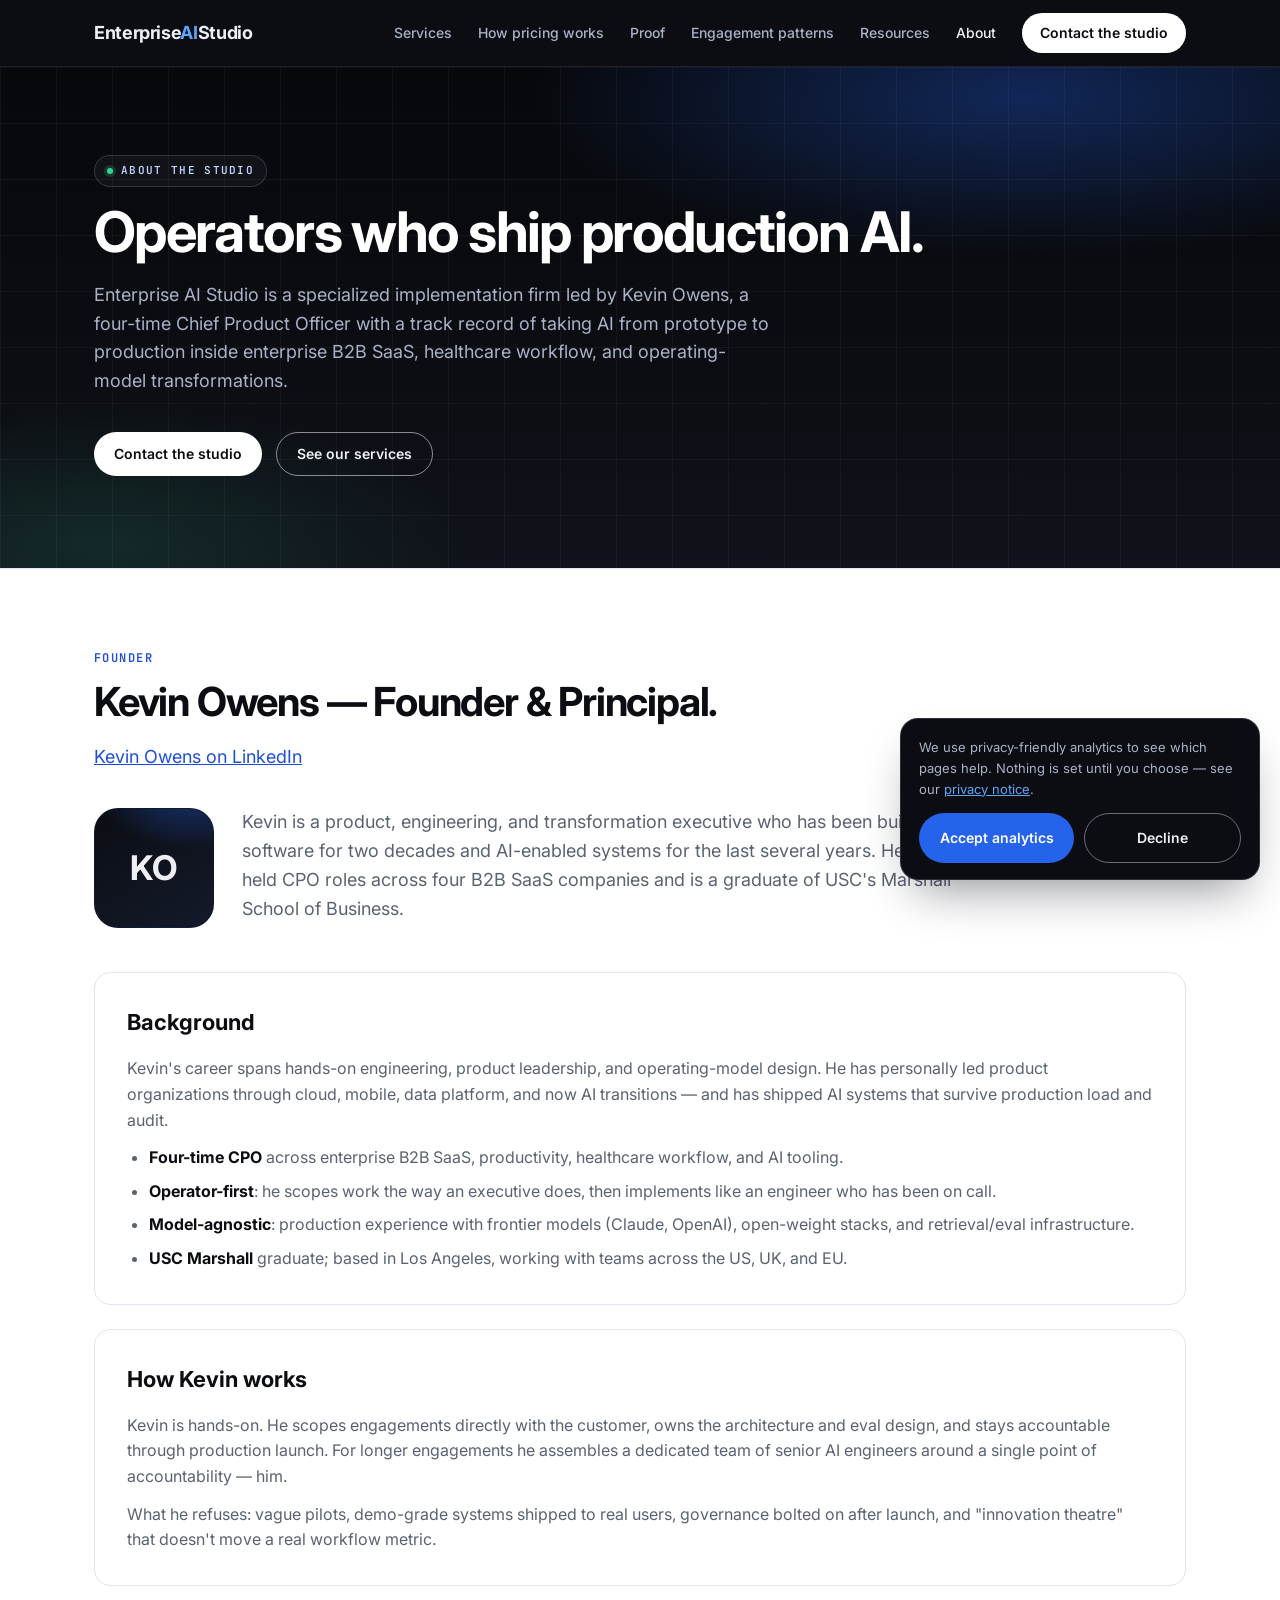
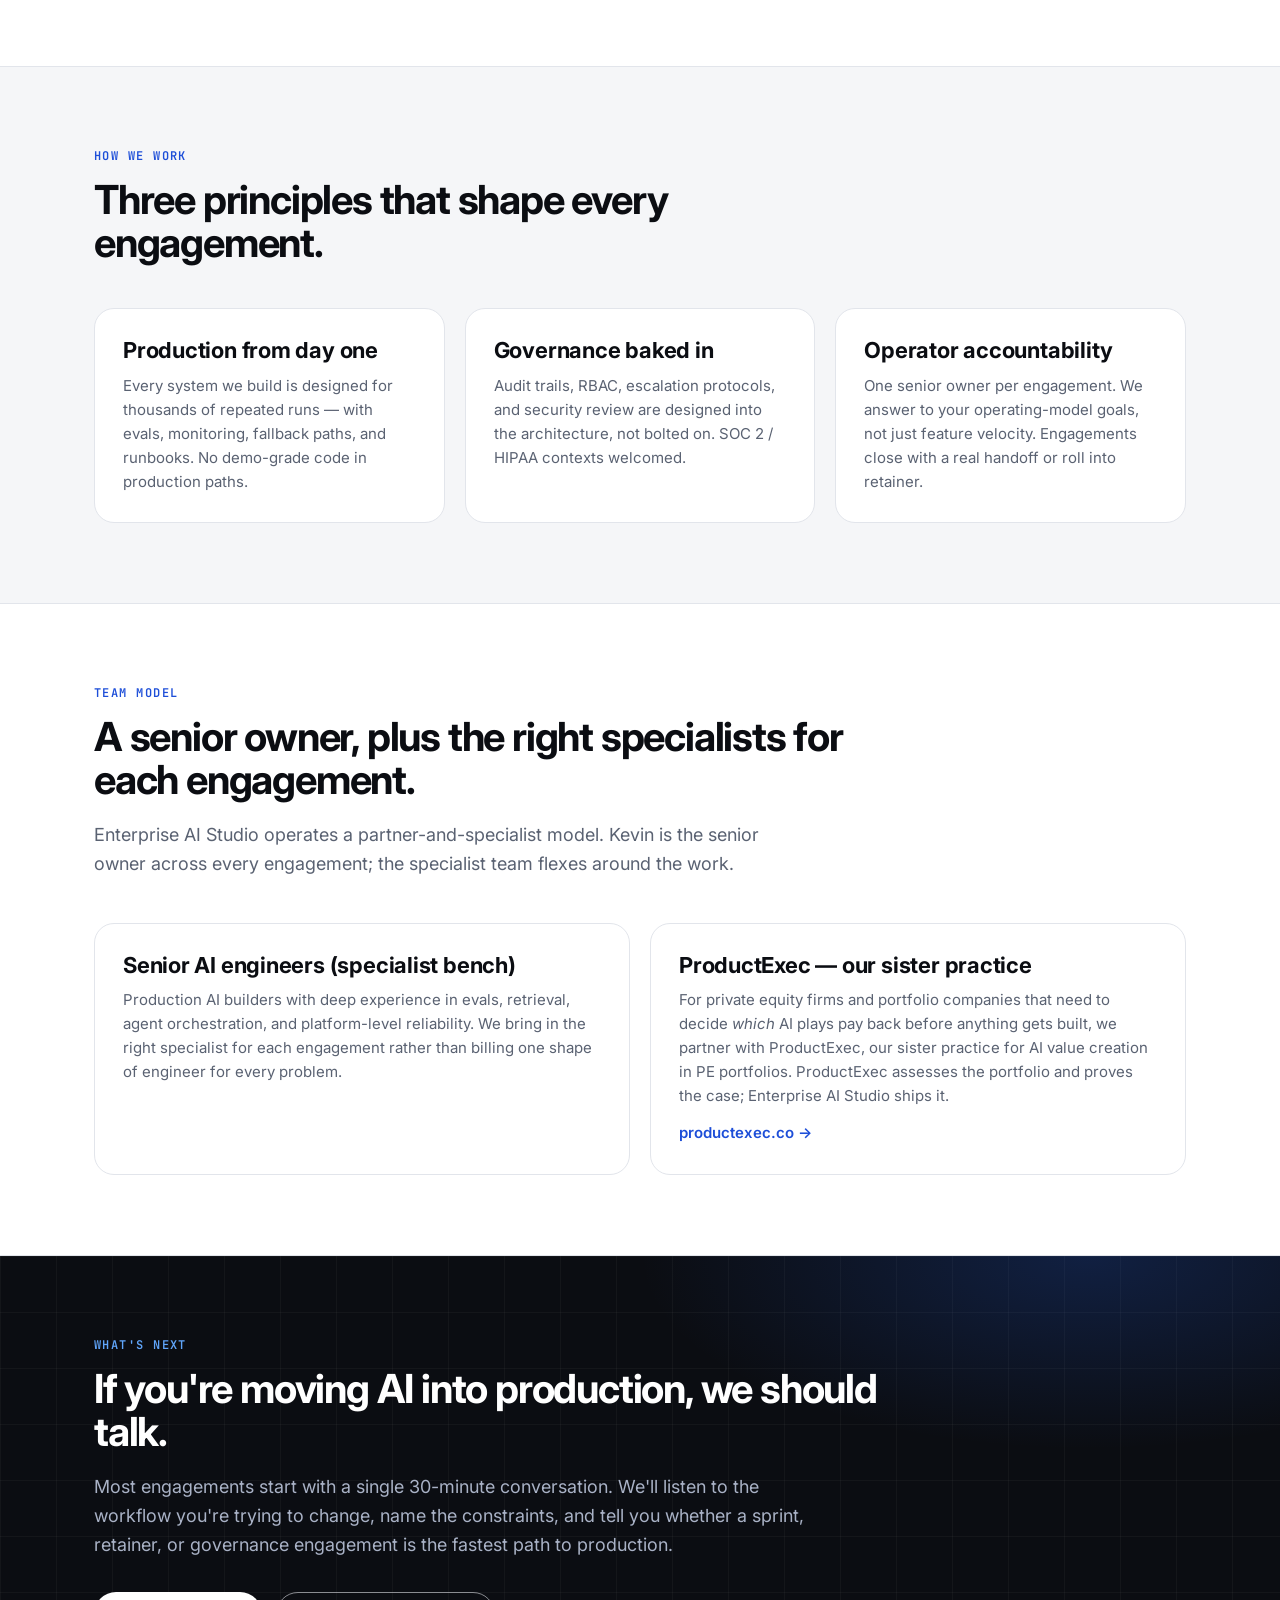
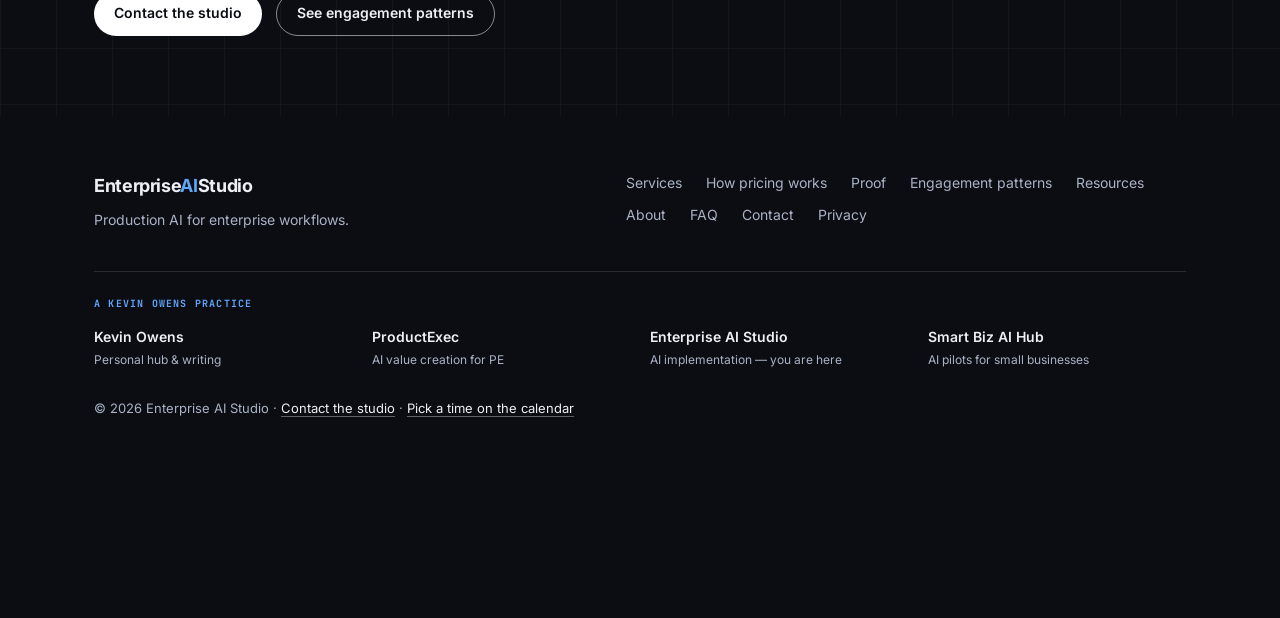
<file: about.html>
<!DOCTYPE html>
<html lang="en">
<head>
  <meta charset="UTF-8">
  <meta name="viewport" content="width=device-width, initial-scale=1.0">
  <title>About — Enterprise AI Studio</title>
  <meta name="description" content="Enterprise AI Studio is led by Kevin Owens, a four-time Chief Product Officer who ships production AI for enterprise workflows, with governance built in.">
  <meta property="og:title" content="About — Enterprise AI Studio">
  <meta property="og:description" content="Operators who ship production AI. Led by Kevin Owens, four-time Chief Product Officer with a track record of AI-enabled operating models in enterprise B2B SaaS.">
  <meta property="og:site_name" content="Enterprise AI Studio">
  <meta property="og:type" content="website">
  <meta property="og:url" content="https://enterpriseaistudio.com/about">
  <meta property="og:image" content="https://enterpriseaistudio.com/og-image.png">
  <meta property="og:image:alt" content="Enterprise AI Studio: production AI implementation for enterprise workflows.">
  <meta property="og:image:width" content="1200">
  <meta property="og:image:height" content="630">
  <meta name="twitter:card" content="summary_large_image">
  <meta name="twitter:title" content="About — Enterprise AI Studio">
  <meta name="twitter:description" content="Operators who ship production AI. Led by Kevin Owens, four-time Chief Product Officer.">
  <meta name="twitter:image" content="https://enterpriseaistudio.com/og-image.png">
  <link rel="canonical" href="https://enterpriseaistudio.com/about">
  <link rel="icon" href="/favicon.ico" sizes="32x32">
  <link rel="icon" href="/favicon.svg" type="image/svg+xml">
  <link rel="apple-touch-icon" href="/apple-touch-icon.png">
  <!-- Google tag (gtag.js) with Consent Mode v2 — default denied until the visitor chooses -->
  <script>
    window.dataLayer=window.dataLayer||[];function gtag(){dataLayer.push(arguments);}
    gtag('consent','default',{analytics_storage:'denied',ad_storage:'denied',ad_user_data:'denied',ad_personalization:'denied',wait_for_update:500});
    try{if(localStorage.getItem('eas_consent')==='granted'){gtag('consent','update',{analytics_storage:'granted'});}}catch(e){}
  </script>
  <script async src="https://www.googletagmanager.com/gtag/js?id=G-DPS2MFLM6Q"></script>
  <script>gtag('js',new Date());gtag('config','G-DPS2MFLM6Q');</script>
  <script type="module">import{onLCP,onCLS,onINP,onFCP,onTTFB}from'/assets/web-vitals.js';function send(m){if(typeof gtag!=='function')return;gtag('event',m.name,{value:Math.round(m.name==='CLS'?m.value*1000:m.value),metric_id:m.id,metric_value:m.value,metric_delta:m.delta,metric_rating:m.rating,non_interaction:true});}onLCP(send);onCLS(send);onINP(send);onFCP(send);onTTFB(send);</script>
  <link rel="preconnect" href="https://fonts.googleapis.com">
  <link rel="preconnect" href="https://fonts.gstatic.com" crossorigin>
  <link rel="stylesheet" href="https://fonts.googleapis.com/css2?family=Inter:wght@400;500;600;700&family=JetBrains+Mono:wght@400;600&display=swap" media="print" onload="this.media='all'">
  <noscript><link rel="stylesheet" href="https://fonts.googleapis.com/css2?family=Inter:wght@400;500;600;700&family=JetBrains+Mono:wght@400;600&display=swap"></noscript>
  <link rel="stylesheet" href="/assets/site.css?v=20261119">
  <!-- Structured Data: AboutPage + Person -->
  <script type="application/ld+json">
  {
    "@context": "https://schema.org",
    "@type": "AboutPage",
    "url": "https://enterpriseaistudio.com/about",
    "name": "About Enterprise AI Studio",
    "description": "Enterprise AI Studio is a specialized AI implementation and engineering firm led by Kevin Owens, a four-time Chief Product Officer focused on production AI for enterprise workflows.",
    "mainEntity": {
      "@type": "Organization",
      "name": "Enterprise AI Studio",
      "url": "https://enterpriseaistudio.com",
      "sameAs": [
        "https://kevinowens.com",
        "https://productexec.co",
        "https://smartbizaihub.com",
        "https://www.linkedin.com/in/kevinaowens"
      ],
      "founder": { "@id": "https://kevinowens.com/#person" }
    }
  }
  </script>
  <!-- Structured Data: Person -->
  <script type="application/ld+json">
  {
    "@context": "https://schema.org",
    "@type": "Person",
    "@id": "https://kevinowens.com/#person",
    "name": "Kevin Owens",
    "url": "https://kevinowens.com",
    "jobTitle": "Founder, Enterprise AI Studio",
    "description": "Four-time Chief Product Officer who builds and operates production AI systems for enterprise teams.",
    "sameAs": [
      "https://www.linkedin.com/in/kevinaowens",
      "https://kevinowens.com",
      "https://productexec.co",
      "https://smartbizaihub.com"
    ],
    "knowsAbout": [
      "Production AI systems",
      "AI evaluations and observability",
      "Enterprise AI governance",
      "B2B SaaS product strategy",
      "AI-enabled operating models"
    ]
  }
  </script>
</head>
<body>

<a class="skip-link" href="#main">Skip to content</a>
<div class="consent-bar" id="consent-bar" role="region" aria-label="Analytics consent" hidden>
  <p class="consent-bar-text">We use privacy-friendly analytics to see which pages help. Nothing is set until you choose — see our <a href="/privacy">privacy notice</a>.</p>
  <div class="consent-bar-actions">
    <button type="button" class="btn btn-primary consent-accept" data-consent="granted">Accept analytics</button>
    <button type="button" class="btn btn-ghost consent-decline" data-consent="denied">Decline</button>
  </div>
</div>

<header class="site-header">
  <nav class="nav container" aria-label="Main">
    <a class="logo" href="/">Enterprise<span>AI</span>Studio</a>
    <a class="btn-nav-mobile" href="/contact">Contact</a>
    <button class="nav-toggle" type="button" aria-expanded="false" aria-controls="site-menu">
      <span class="visually-hidden">Menu</span>
      <span class="bar" aria-hidden="true"></span>
      <span class="bar" aria-hidden="true"></span>
      <span class="bar" aria-hidden="true"></span>
    </button>
    <ul class="nav-links" id="site-menu">
      <li><a href="/services">Services</a></li>
      <li><a href="/pricing">How pricing works</a></li>
      <li><a href="/proof">Proof</a></li>
      <li><a href="/case-studies">Engagement patterns</a></li>
      <li><a href="/resources">Resources</a></li>
      <li><a href="/about" aria-current="page">About</a></li>
      <li><a href="/contact" class="btn-nav">Contact the studio</a></li>
    </ul>
  </nav>
</header>

<main id="main">

<section class="hero">
  <div class="container">
    <p class="eyebrow">About the studio</p>
    <h1>Operators who ship production AI.</h1>
    <p class="lede">Enterprise AI Studio is a specialized implementation firm led by Kevin Owens, a four-time Chief Product Officer with a track record of taking AI from prototype to production inside enterprise B2B SaaS, healthcare workflow, and operating-model transformations.</p>
    <div class="cta-row">
      <a href="/contact" class="btn btn-on-navy">Contact the studio</a>
      <a href="/services" class="btn btn-ghost">See our services</a>
    </div>
  </div>
</section>

<section id="founder" class="band">
  <div class="container">
    <p class="section-eyebrow">Founder</p>
    <h2 class="section-headline">Kevin Owens — Founder &amp; Principal.</h2>
    <p class="section-body"><a href="https://www.linkedin.com/in/kevinaowens" target="_blank" rel="noopener">Kevin Owens on LinkedIn</a></p>

    <div class="founder-row">
      <!-- TODO: replace this monogram with a real headshot of Kevin Owens once one is available. -->
      <div class="monogram" aria-hidden="true">KO</div>
      <div class="founder-copy">
        <p class="section-body">Kevin is a product, engineering, and transformation executive who has been building software for two decades and AI-enabled systems for the last several years. He has held CPO roles across four B2B SaaS companies and is a graduate of USC's Marshall School of Business.</p>
      </div>
    </div>

    <div class="detail-section">
      <h3>Background</h3>
      <p>Kevin's career spans hands-on engineering, product leadership, and operating-model design. He has personally led product organizations through cloud, mobile, data platform, and now AI transitions — and has shipped AI systems that survive production load and audit.</p>
      <ul style="margin:12px 0 0 22px;color:var(--ink-muted);display:grid;gap:8px;">
        <li><strong style="color:var(--ink);">Four-time CPO</strong> across enterprise B2B SaaS, productivity, healthcare workflow, and AI tooling.</li>
        <li><strong style="color:var(--ink);">Operator-first</strong>: he scopes work the way an executive does, then implements like an engineer who has been on call.</li>
        <li><strong style="color:var(--ink);">Model-agnostic</strong>: production experience with frontier models (Claude, OpenAI), open-weight stacks, and retrieval/eval infrastructure.</li>
        <li><strong style="color:var(--ink);">USC Marshall</strong> graduate; based in Los Angeles, working with teams across the US, UK, and EU.</li>
      </ul>
    </div>

    <div class="detail-section">
      <h3>How Kevin works</h3>
      <p>Kevin is hands-on. He scopes engagements directly with the customer, owns the architecture and eval design, and stays accountable through production launch. For longer engagements he assembles a dedicated team of senior AI engineers around a single point of accountability — him.</p>
      <p>What he refuses: vague pilots, demo-grade systems shipped to real users, governance bolted on after launch, and "innovation theatre" that doesn't move a real workflow metric.</p>
    </div>
  </div>
</section>

<section id="principles">
  <div class="container">
    <p class="section-eyebrow">How we work</p>
    <h2 class="section-headline">Three principles that shape every engagement.</h2>
    <div class="grid-3">
      <div class="card">
        <h3>Production from day one</h3>
        <p>Every system we build is designed for thousands of repeated runs — with evals, monitoring, fallback paths, and runbooks. No demo-grade code in production paths.</p>
      </div>
      <div class="card">
        <h3>Governance baked in</h3>
        <p>Audit trails, RBAC, escalation protocols, and security review are designed into the architecture, not bolted on. SOC 2 / HIPAA contexts welcomed.</p>
      </div>
      <div class="card">
        <h3>Operator accountability</h3>
        <p>One senior owner per engagement. We answer to your operating-model goals, not just feature velocity. Engagements close with a real handoff or roll into retainer.</p>
      </div>
    </div>
  </div>
</section>

<section id="team-model" class="band">
  <div class="container">
    <p class="section-eyebrow">Team Model</p>
    <h2 class="section-headline">A senior owner, plus the right specialists for each engagement.</h2>
    <p class="section-body">Enterprise AI Studio operates a partner-and-specialist model. Kevin is the senior owner across every engagement; the specialist team flexes around the work.</p>

    <div class="grid-2">
      <div class="card">
        <h3>Senior AI engineers (specialist bench)</h3>
        <p>Production AI builders with deep experience in evals, retrieval, agent orchestration, and platform-level reliability. We bring in the right specialist for each engagement rather than billing one shape of engineer for every problem.</p>
      </div>
      <div class="card">
        <h3>ProductExec — our sister practice</h3>
        <p style="margin-bottom:12px;">For private equity firms and portfolio companies that need to decide <em>which</em> AI plays pay back before anything gets built, we partner with ProductExec, our sister practice for AI value creation in PE portfolios. ProductExec assesses the portfolio and proves the case; Enterprise AI Studio ships it.</p>
        <a class="card-link" href="https://productexec.co" target="_blank" rel="noopener">productexec.co</a>
      </div>
    </div>
  </div>
</section>

<section id="next" class="navy-band">
  <div class="container">
    <p class="section-eyebrow">What's next</p>
    <h2 class="section-headline">If you're moving AI into production, we should talk.</h2>
    <p class="section-body">Most engagements start with a single 30-minute conversation. We'll listen to the workflow you're trying to change, name the constraints, and tell you whether a sprint, retainer, or governance engagement is the fastest path to production.</p>
    <div class="cta-row" style="margin-top: 32px;">
      <a href="/contact" class="btn btn-on-navy">Contact the studio</a>
      <a href="/case-studies" class="btn btn-ghost">See engagement patterns</a>
    </div>
  </div>
</section>

</main>

<footer class="site-footer">
  <div class="container">
    <div class="footer-content">
      <div>
        <a class="logo" href="/">Enterprise<span>AI</span>Studio</a>
        <p class="footer-tagline-line">Production AI for enterprise workflows.</p>
      </div>
      <nav class="footer-links" aria-label="Footer">
        <a href="/services">Services</a>
        <a href="/pricing">How pricing works</a>
        <a href="/proof">Proof</a>
        <a href="/case-studies">Engagement patterns</a>
        <a href="/resources">Resources</a>
        <a href="/about">About</a>
        <a href="/faq">FAQ</a>
        <a href="/contact">Contact</a>
        <a href="/privacy">Privacy</a>
        <button type="button" class="footer-link-button" data-consent-open hidden>Cookie settings</button>
      </nav>
    </div>
    <div class="family-strip">
      <span class="family-eyebrow">A KEVIN OWENS PRACTICE</span>
      <ul>
        <li><a href="https://kevinowens.com">Kevin Owens</a><span>Personal hub &amp; writing</span></li>
        <li><a href="https://productexec.co">ProductExec</a><span>AI value creation for PE</span></li>
        <li><span class="here">Enterprise AI Studio</span><span>AI implementation — you are here</span></li>
        <li><a href="https://smartbizaihub.com">Smart Biz AI Hub</a><span>AI pilots for small businesses</span></li>
      </ul>
    </div>
    <p class="footer-meta">© 2026 Enterprise AI Studio · <a href="/contact#form">Contact the studio</a> · <a href="https://calendar.app.google/U4e4ETunoZaib7im8" target="_blank" rel="noopener">Pick a time on the calendar</a></p>
  </div>
</footer>


<script src="/assets/site.js?v=20261119" defer></script>
</body>
</html>
</file>
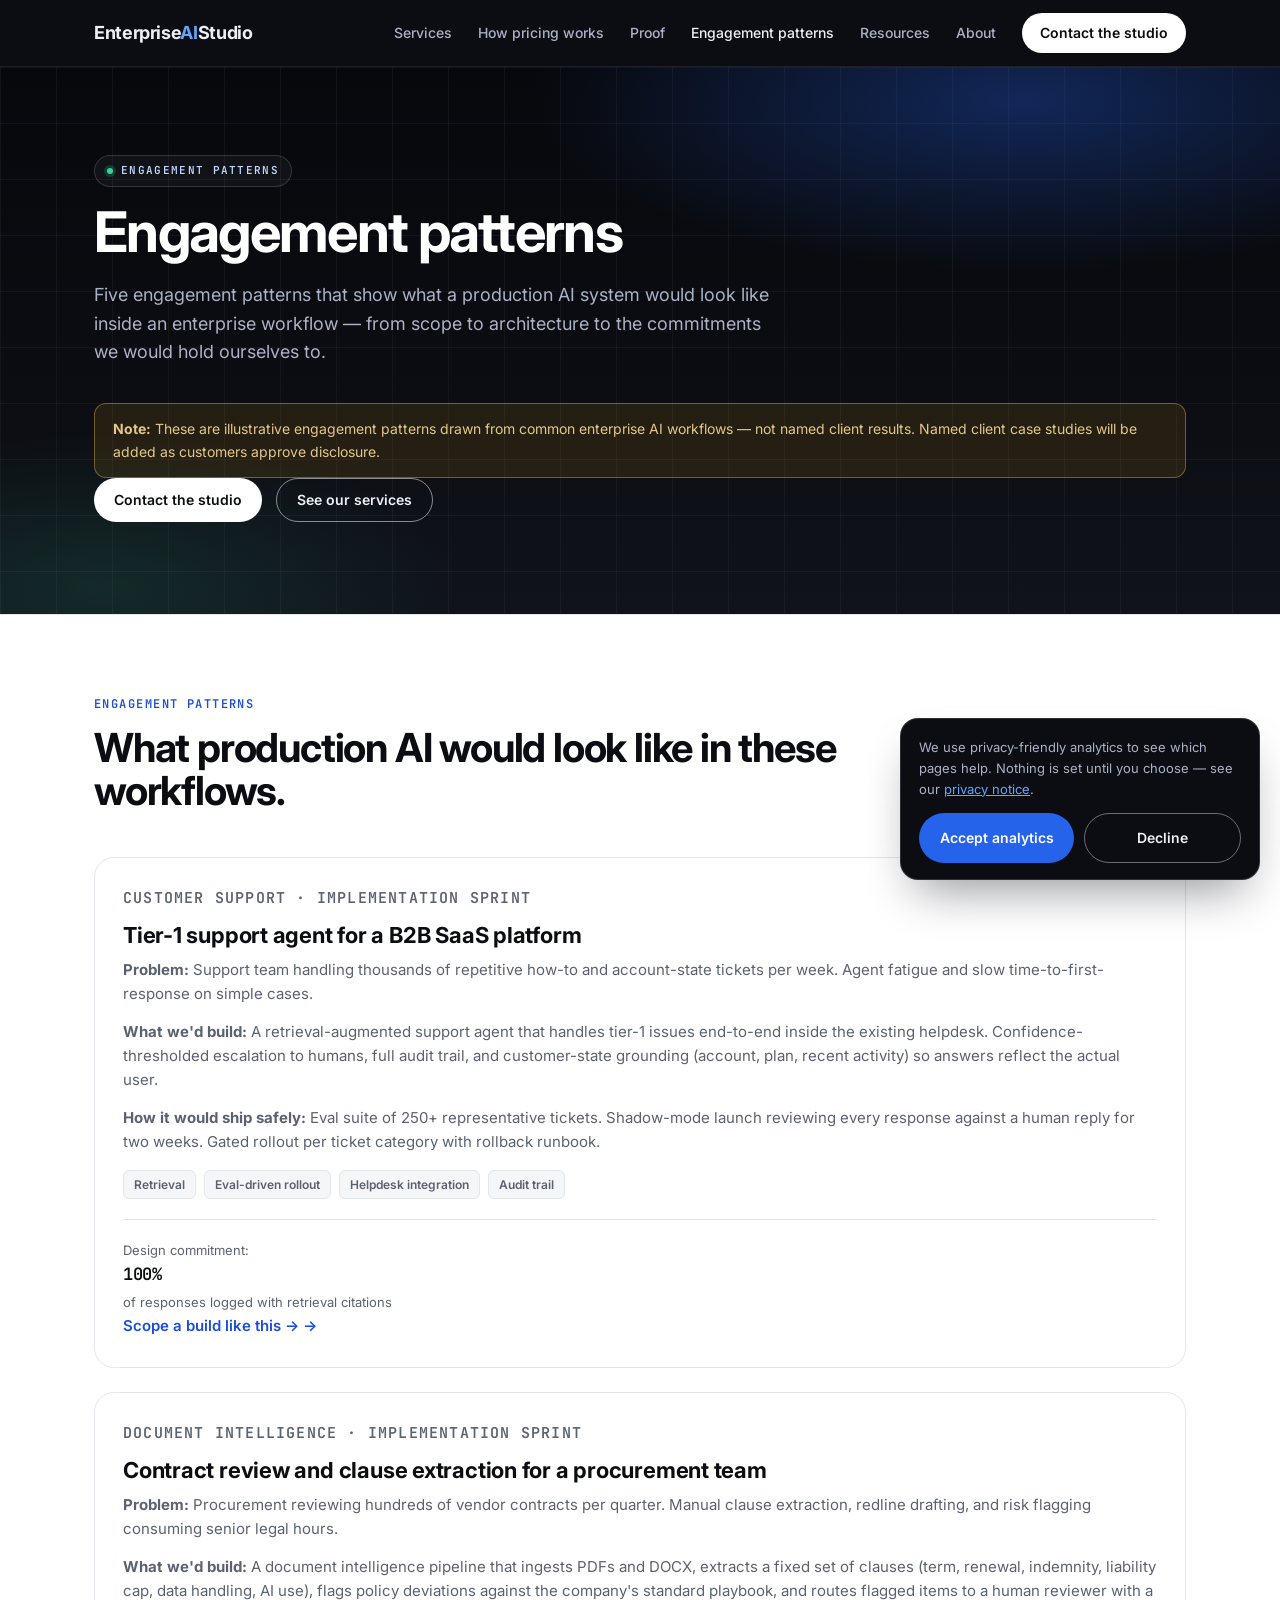
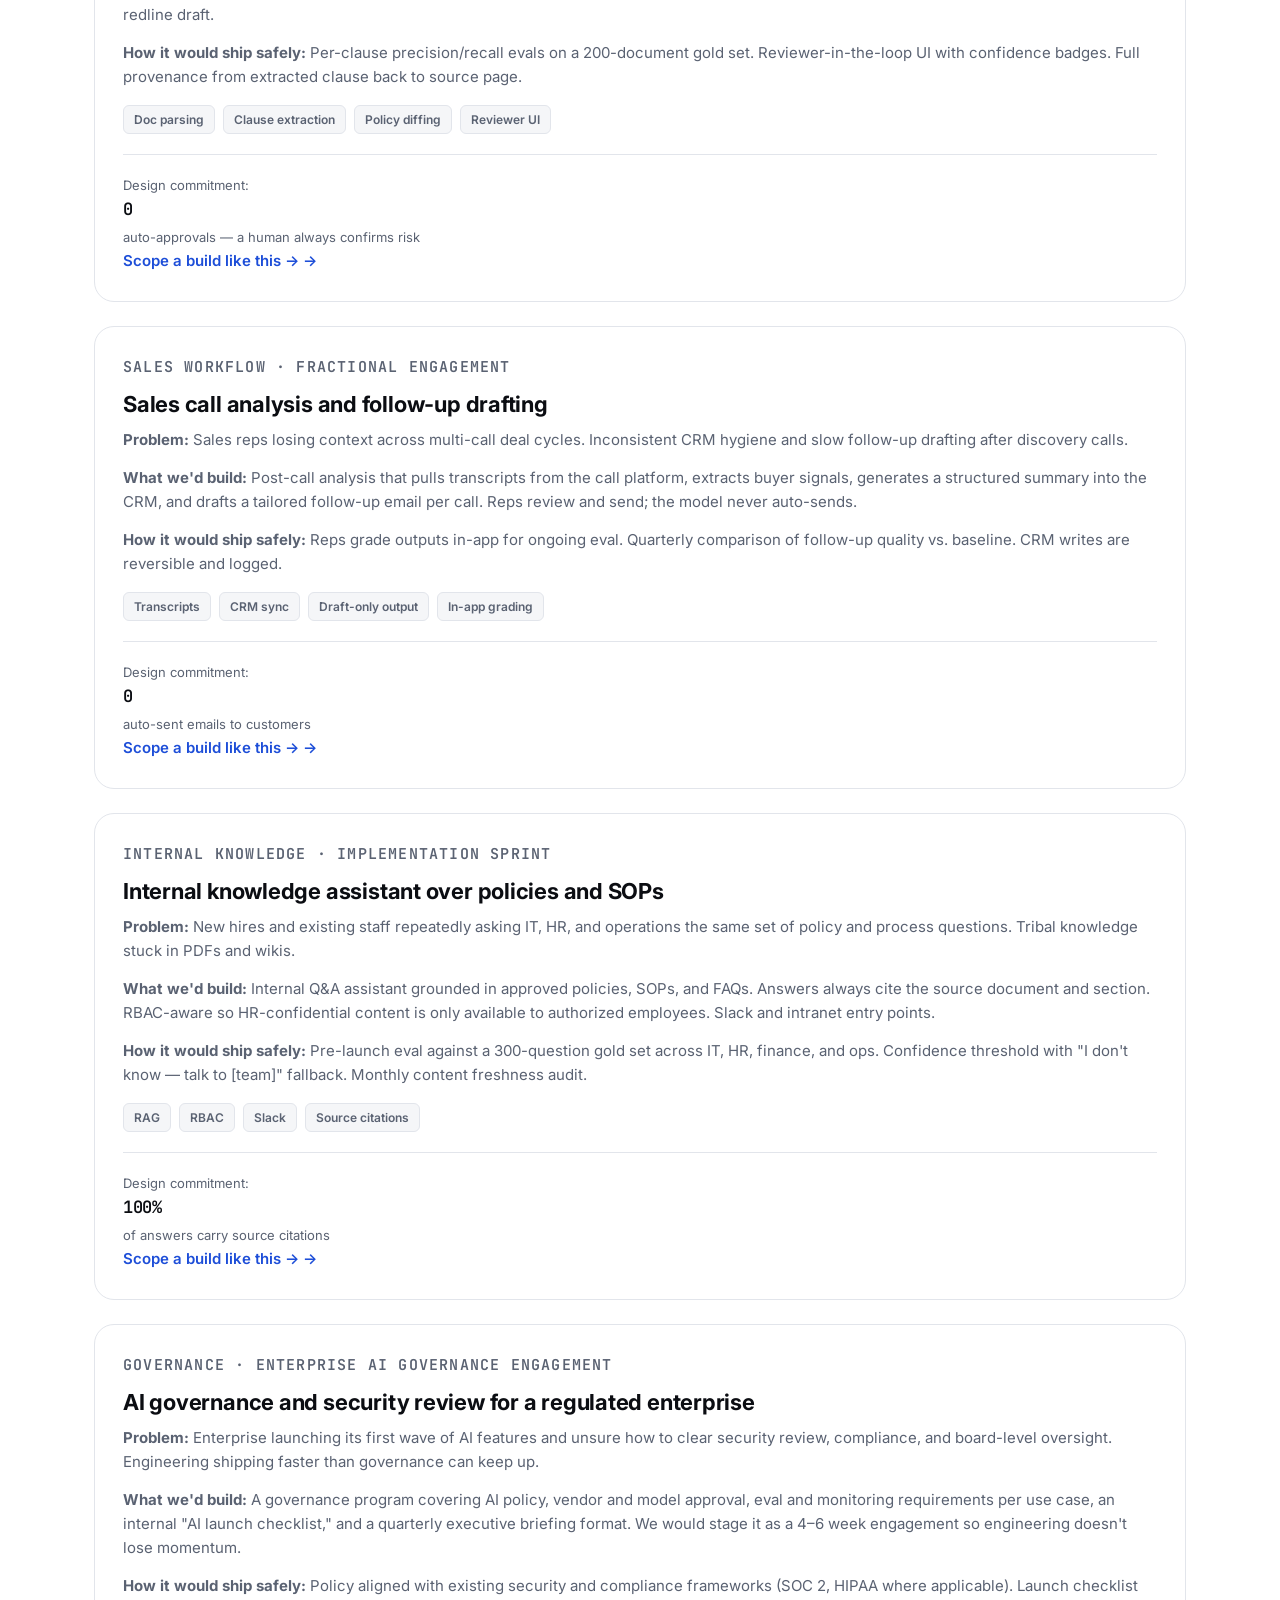
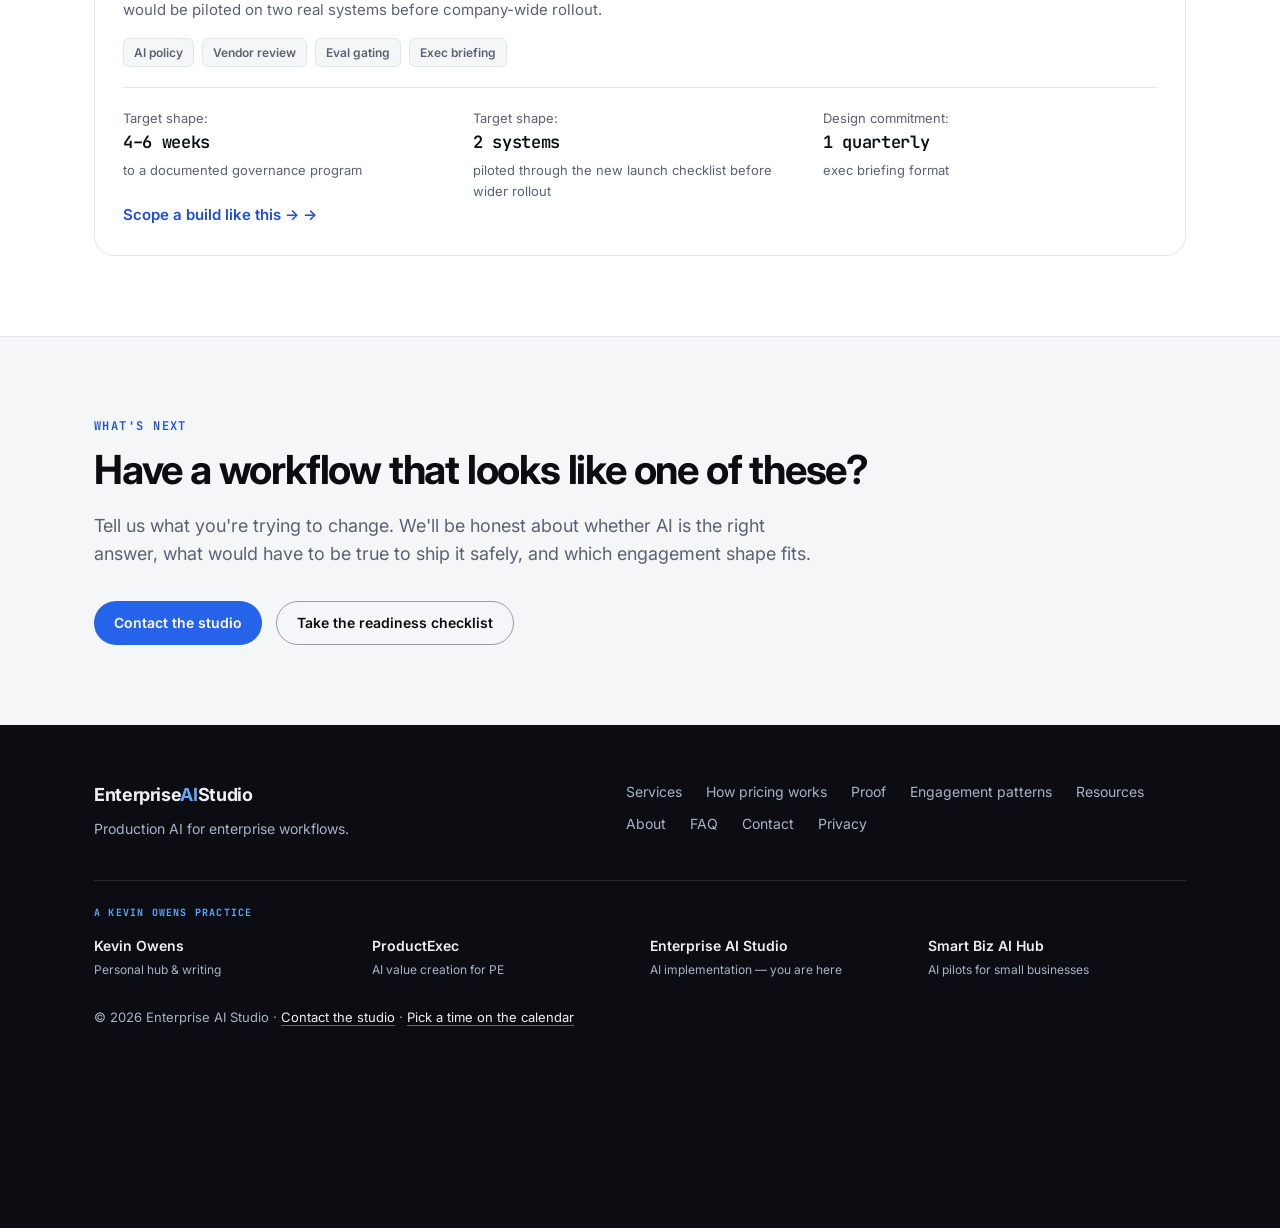
<file: case-studies.html>
<!DOCTYPE html>
<html lang="en">
<head>
  <meta charset="UTF-8">
  <meta name="viewport" content="width=device-width, initial-scale=1.0">
  <title>Engagement patterns — Enterprise AI Studio</title>
  <meta name="description" content="Illustrative engagement patterns for production AI in enterprise workflows: support agents, document intelligence, knowledge assistants and governance.">
  <meta property="og:title" content="Engagement patterns — Enterprise AI Studio">
  <meta property="og:description" content="See how production AI shows up inside real enterprise workflows — support, documents, sales motion, internal knowledge, and governance.">
  <meta property="og:site_name" content="Enterprise AI Studio">
  <meta property="og:type" content="website">
  <meta property="og:url" content="https://enterpriseaistudio.com/case-studies">
  <meta property="og:image" content="https://enterpriseaistudio.com/og-image.png">
  <meta property="og:image:alt" content="Enterprise AI Studio: production AI implementation for enterprise workflows.">
  <meta property="og:image:width" content="1200">
  <meta property="og:image:height" content="630">
  <meta name="twitter:card" content="summary_large_image">
  <meta name="twitter:title" content="Engagement patterns — Enterprise AI Studio">
  <meta name="twitter:description" content="Illustrative production AI engagement patterns across support, document review, sales workflow, knowledge, and governance.">
  <meta name="twitter:image" content="https://enterpriseaistudio.com/og-image.png">
  <link rel="canonical" href="https://enterpriseaistudio.com/case-studies">
  <link rel="icon" href="/favicon.ico" sizes="32x32">
  <link rel="icon" href="/favicon.svg" type="image/svg+xml">
  <link rel="apple-touch-icon" href="/apple-touch-icon.png">
  <!-- Google tag (gtag.js) with Consent Mode v2 — default denied until the visitor chooses -->
  <script>
    window.dataLayer=window.dataLayer||[];function gtag(){dataLayer.push(arguments);}
    gtag('consent','default',{analytics_storage:'denied',ad_storage:'denied',ad_user_data:'denied',ad_personalization:'denied',wait_for_update:500});
    try{if(localStorage.getItem('eas_consent')==='granted'){gtag('consent','update',{analytics_storage:'granted'});}}catch(e){}
  </script>
  <script async src="https://www.googletagmanager.com/gtag/js?id=G-DPS2MFLM6Q"></script>
  <script>gtag('js',new Date());gtag('config','G-DPS2MFLM6Q');</script>
  <script type="module">import{onLCP,onCLS,onINP,onFCP,onTTFB}from'/assets/web-vitals.js';function send(m){if(typeof gtag!=='function')return;gtag('event',m.name,{value:Math.round(m.name==='CLS'?m.value*1000:m.value),metric_id:m.id,metric_value:m.value,metric_delta:m.delta,metric_rating:m.rating,non_interaction:true});}onLCP(send);onCLS(send);onINP(send);onFCP(send);onTTFB(send);</script>
  <link rel="preconnect" href="https://fonts.googleapis.com">
  <link rel="preconnect" href="https://fonts.gstatic.com" crossorigin>
  <link rel="stylesheet" href="https://fonts.googleapis.com/css2?family=Inter:wght@400;500;600;700&family=JetBrains+Mono:wght@400;600&display=swap" media="print" onload="this.media='all'">
  <noscript><link rel="stylesheet" href="https://fonts.googleapis.com/css2?family=Inter:wght@400;500;600;700&family=JetBrains+Mono:wght@400;600&display=swap"></noscript>
  <link rel="stylesheet" href="/assets/site.css?v=20261119">
  <!-- Structured Data: CollectionPage with illustrative cases -->
  <script type="application/ld+json">
  {
    "@context": "https://schema.org",
    "@type": "CollectionPage",
    "url": "https://enterpriseaistudio.com/case-studies",
    "name": "Enterprise AI Studio — Engagement patterns",
    "description": "Illustrative production AI engagement patterns across customer support, document intelligence, sales workflow analysis, internal knowledge assistants, and AI governance.",
    "isPartOf": { "@type": "Organization", "name": "Enterprise AI Studio", "url": "https://enterpriseaistudio.com" }
  }
  </script>
</head>
<body>

<a class="skip-link" href="#main">Skip to content</a>
<div class="consent-bar" id="consent-bar" role="region" aria-label="Analytics consent" hidden>
  <p class="consent-bar-text">We use privacy-friendly analytics to see which pages help. Nothing is set until you choose — see our <a href="/privacy">privacy notice</a>.</p>
  <div class="consent-bar-actions">
    <button type="button" class="btn btn-primary consent-accept" data-consent="granted">Accept analytics</button>
    <button type="button" class="btn btn-ghost consent-decline" data-consent="denied">Decline</button>
  </div>
</div>

<header class="site-header">
  <nav class="nav container" aria-label="Main">
    <a class="logo" href="/">Enterprise<span>AI</span>Studio</a>
    <a class="btn-nav-mobile" href="/contact">Contact</a>
    <button class="nav-toggle" type="button" aria-expanded="false" aria-controls="site-menu">
      <span class="visually-hidden">Menu</span>
      <span class="bar" aria-hidden="true"></span>
      <span class="bar" aria-hidden="true"></span>
      <span class="bar" aria-hidden="true"></span>
    </button>
    <ul class="nav-links" id="site-menu">
      <li><a href="/services">Services</a></li>
      <li><a href="/pricing">How pricing works</a></li>
      <li><a href="/proof">Proof</a></li>
      <li><a href="/case-studies" aria-current="page">Engagement patterns</a></li>
      <li><a href="/resources">Resources</a></li>
      <li><a href="/about">About</a></li>
      <li><a href="/contact" class="btn-nav">Contact the studio</a></li>
    </ul>
  </nav>
</header>

<main id="main">

<section class="hero">
  <div class="container">
    <p class="eyebrow">Engagement patterns</p>
    <h1>Engagement patterns</h1>
    <p class="lede">Five engagement patterns that show what a production AI system would look like inside an enterprise workflow — from scope to architecture to the commitments we would hold ourselves to.</p>
    <div class="disclaimer">
      <strong>Note:</strong> These are illustrative engagement patterns drawn from common enterprise AI workflows — not named client results. Named client case studies will be added as customers approve disclosure.
    </div>
    <div class="cta-row">
      <a href="/contact" class="btn btn-on-navy">Contact the studio</a>
      <a href="/services" class="btn btn-ghost">See our services</a>
    </div>
  </div>
</section>

<section id="patterns" class="band">
  <div class="container">
    <p class="section-eyebrow">Engagement patterns</p>
    <h2 class="section-headline">What production AI would look like in these workflows.</h2>

    <div style="display:grid;gap:24px;margin-top:44px;">

      <article class="card">
        <p class="case-meta">Customer Support · Implementation Sprint</p>
        <h3>Tier-1 support agent for a B2B SaaS platform</h3>
        <p style="margin-bottom:14px;"><strong>Problem:</strong> Support team handling thousands of repetitive how-to and account-state tickets per week. Agent fatigue and slow time-to-first-response on simple cases.</p>
        <p style="margin-bottom:14px;"><strong>What we'd build:</strong> A retrieval-augmented support agent that handles tier-1 issues end-to-end inside the existing helpdesk. Confidence-thresholded escalation to humans, full audit trail, and customer-state grounding (account, plan, recent activity) so answers reflect the actual user.</p>
        <p><strong>How it would ship safely:</strong> Eval suite of 250+ representative tickets. Shadow-mode launch reviewing every response against a human reply for two weeks. Gated rollout per ticket category with rollback runbook.</p>
        <div class="stack-row">
          <span class="stack-tag">Retrieval</span>
          <span class="stack-tag">Eval-driven rollout</span>
          <span class="stack-tag">Helpdesk integration</span>
          <span class="stack-tag">Audit trail</span>
        </div>
        <div class="results-row">
          <div class="result-stat">Design commitment: <strong>100%</strong> of responses logged with retrieval citations</div>
        </div>
        <a class="card-link" href="/contact?pattern=tier-1-support-agent">Scope a build like this →</a>
      </article>

      <article class="card">
        <p class="case-meta">Document Intelligence · Implementation Sprint</p>
        <h3>Contract review and clause extraction for a procurement team</h3>
        <p style="margin-bottom:14px;"><strong>Problem:</strong> Procurement reviewing hundreds of vendor contracts per quarter. Manual clause extraction, redline drafting, and risk flagging consuming senior legal hours.</p>
        <p style="margin-bottom:14px;"><strong>What we'd build:</strong> A document intelligence pipeline that ingests PDFs and DOCX, extracts a fixed set of clauses (term, renewal, indemnity, liability cap, data handling, AI use), flags policy deviations against the company's standard playbook, and routes flagged items to a human reviewer with a redline draft.</p>
        <p><strong>How it would ship safely:</strong> Per-clause precision/recall evals on a 200-document gold set. Reviewer-in-the-loop UI with confidence badges. Full provenance from extracted clause back to source page.</p>
        <div class="stack-row">
          <span class="stack-tag">Doc parsing</span>
          <span class="stack-tag">Clause extraction</span>
          <span class="stack-tag">Policy diffing</span>
          <span class="stack-tag">Reviewer UI</span>
        </div>
        <div class="results-row">
          <div class="result-stat">Design commitment: <strong>0</strong> auto-approvals — a human always confirms risk</div>
        </div>
        <a class="card-link" href="/contact?pattern=contract-review">Scope a build like this →</a>
      </article>

      <article class="card">
        <p class="case-meta">Sales Workflow · Fractional Engagement</p>
        <h3>Sales call analysis and follow-up drafting</h3>
        <p style="margin-bottom:14px;"><strong>Problem:</strong> Sales reps losing context across multi-call deal cycles. Inconsistent CRM hygiene and slow follow-up drafting after discovery calls.</p>
        <p style="margin-bottom:14px;"><strong>What we'd build:</strong> Post-call analysis that pulls transcripts from the call platform, extracts buyer signals, generates a structured summary into the CRM, and drafts a tailored follow-up email per call. Reps review and send; the model never auto-sends.</p>
        <p><strong>How it would ship safely:</strong> Reps grade outputs in-app for ongoing eval. Quarterly comparison of follow-up quality vs. baseline. CRM writes are reversible and logged.</p>
        <div class="stack-row">
          <span class="stack-tag">Transcripts</span>
          <span class="stack-tag">CRM sync</span>
          <span class="stack-tag">Draft-only output</span>
          <span class="stack-tag">In-app grading</span>
        </div>
        <div class="results-row">
          <div class="result-stat">Design commitment: <strong>0</strong> auto-sent emails to customers</div>
        </div>
        <a class="card-link" href="/contact?pattern=sales-call-analysis">Scope a build like this →</a>
      </article>

      <article class="card">
        <p class="case-meta">Internal Knowledge · Implementation Sprint</p>
        <h3>Internal knowledge assistant over policies and SOPs</h3>
        <p style="margin-bottom:14px;"><strong>Problem:</strong> New hires and existing staff repeatedly asking IT, HR, and operations the same set of policy and process questions. Tribal knowledge stuck in PDFs and wikis.</p>
        <p style="margin-bottom:14px;"><strong>What we'd build:</strong> Internal Q&amp;A assistant grounded in approved policies, SOPs, and FAQs. Answers always cite the source document and section. RBAC-aware so HR-confidential content is only available to authorized employees. Slack and intranet entry points.</p>
        <p><strong>How it would ship safely:</strong> Pre-launch eval against a 300-question gold set across IT, HR, finance, and ops. Confidence threshold with "I don't know — talk to [team]" fallback. Monthly content freshness audit.</p>
        <div class="stack-row">
          <span class="stack-tag">RAG</span>
          <span class="stack-tag">RBAC</span>
          <span class="stack-tag">Slack</span>
          <span class="stack-tag">Source citations</span>
        </div>
        <div class="results-row">
          <div class="result-stat">Design commitment: <strong>100%</strong> of answers carry source citations</div>
        </div>
        <a class="card-link" href="/contact?pattern=internal-knowledge-assistant">Scope a build like this →</a>
      </article>

      <article class="card">
        <p class="case-meta">Governance · Enterprise AI Governance Engagement</p>
        <h3>AI governance and security review for a regulated enterprise</h3>
        <p style="margin-bottom:14px;"><strong>Problem:</strong> Enterprise launching its first wave of AI features and unsure how to clear security review, compliance, and board-level oversight. Engineering shipping faster than governance can keep up.</p>
        <p style="margin-bottom:14px;"><strong>What we'd build:</strong> A governance program covering AI policy, vendor and model approval, eval and monitoring requirements per use case, an internal "AI launch checklist," and a quarterly executive briefing format. We would stage it as a 4–6 week engagement so engineering doesn't lose momentum.</p>
        <p><strong>How it would ship safely:</strong> Policy aligned with existing security and compliance frameworks (SOC 2, HIPAA where applicable). Launch checklist would be piloted on two real systems before company-wide rollout.</p>
        <div class="stack-row">
          <span class="stack-tag">AI policy</span>
          <span class="stack-tag">Vendor review</span>
          <span class="stack-tag">Eval gating</span>
          <span class="stack-tag">Exec briefing</span>
        </div>
        <div class="results-row">
          <div class="result-stat">Target shape: <strong>4–6 weeks</strong> to a documented governance program</div>
          <div class="result-stat">Target shape: <strong>2 systems</strong> piloted through the new launch checklist before wider rollout</div>
          <div class="result-stat">Design commitment: <strong>1 quarterly</strong> exec briefing format</div>
        </div>
        <a class="card-link" href="/contact?pattern=ai-governance-program">Scope a build like this →</a>
      </article>

    </div>
  </div>
</section>

<section id="next">
  <div class="container">
    <p class="section-eyebrow">What's next</p>
    <h2 class="section-headline">Have a workflow that looks like one of these?</h2>
    <p class="section-body">Tell us what you're trying to change. We'll be honest about whether AI is the right answer, what would have to be true to ship it safely, and which engagement shape fits.</p>
    <div class="cta-row" style="margin-top: 32px;">
      <a href="/contact" class="btn btn-primary">Contact the studio</a>
      <a href="/resources" class="btn btn-ghost">Take the readiness checklist</a>
    </div>
  </div>
</section>

</main>

<footer class="site-footer">
  <div class="container">
    <div class="footer-content">
      <div>
        <a class="logo" href="/">Enterprise<span>AI</span>Studio</a>
        <p class="footer-tagline-line">Production AI for enterprise workflows.</p>
      </div>
      <nav class="footer-links" aria-label="Footer">
        <a href="/services">Services</a>
        <a href="/pricing">How pricing works</a>
        <a href="/proof">Proof</a>
        <a href="/case-studies">Engagement patterns</a>
        <a href="/resources">Resources</a>
        <a href="/about">About</a>
        <a href="/faq">FAQ</a>
        <a href="/contact">Contact</a>
        <a href="/privacy">Privacy</a>
        <button type="button" class="footer-link-button" data-consent-open hidden>Cookie settings</button>
      </nav>
    </div>
    <div class="family-strip">
      <span class="family-eyebrow">A KEVIN OWENS PRACTICE</span>
      <ul>
        <li><a href="https://kevinowens.com">Kevin Owens</a><span>Personal hub &amp; writing</span></li>
        <li><a href="https://productexec.co">ProductExec</a><span>AI value creation for PE</span></li>
        <li><span class="here">Enterprise AI Studio</span><span>AI implementation — you are here</span></li>
        <li><a href="https://smartbizaihub.com">Smart Biz AI Hub</a><span>AI pilots for small businesses</span></li>
      </ul>
    </div>
    <p class="footer-meta">© 2026 Enterprise AI Studio · <a href="/contact#form">Contact the studio</a> · <a href="https://calendar.app.google/U4e4ETunoZaib7im8" target="_blank" rel="noopener">Pick a time on the calendar</a></p>
  </div>
</footer>


<script src="/assets/site.js?v=20261119" defer></script>
</body>
</html>
</file>
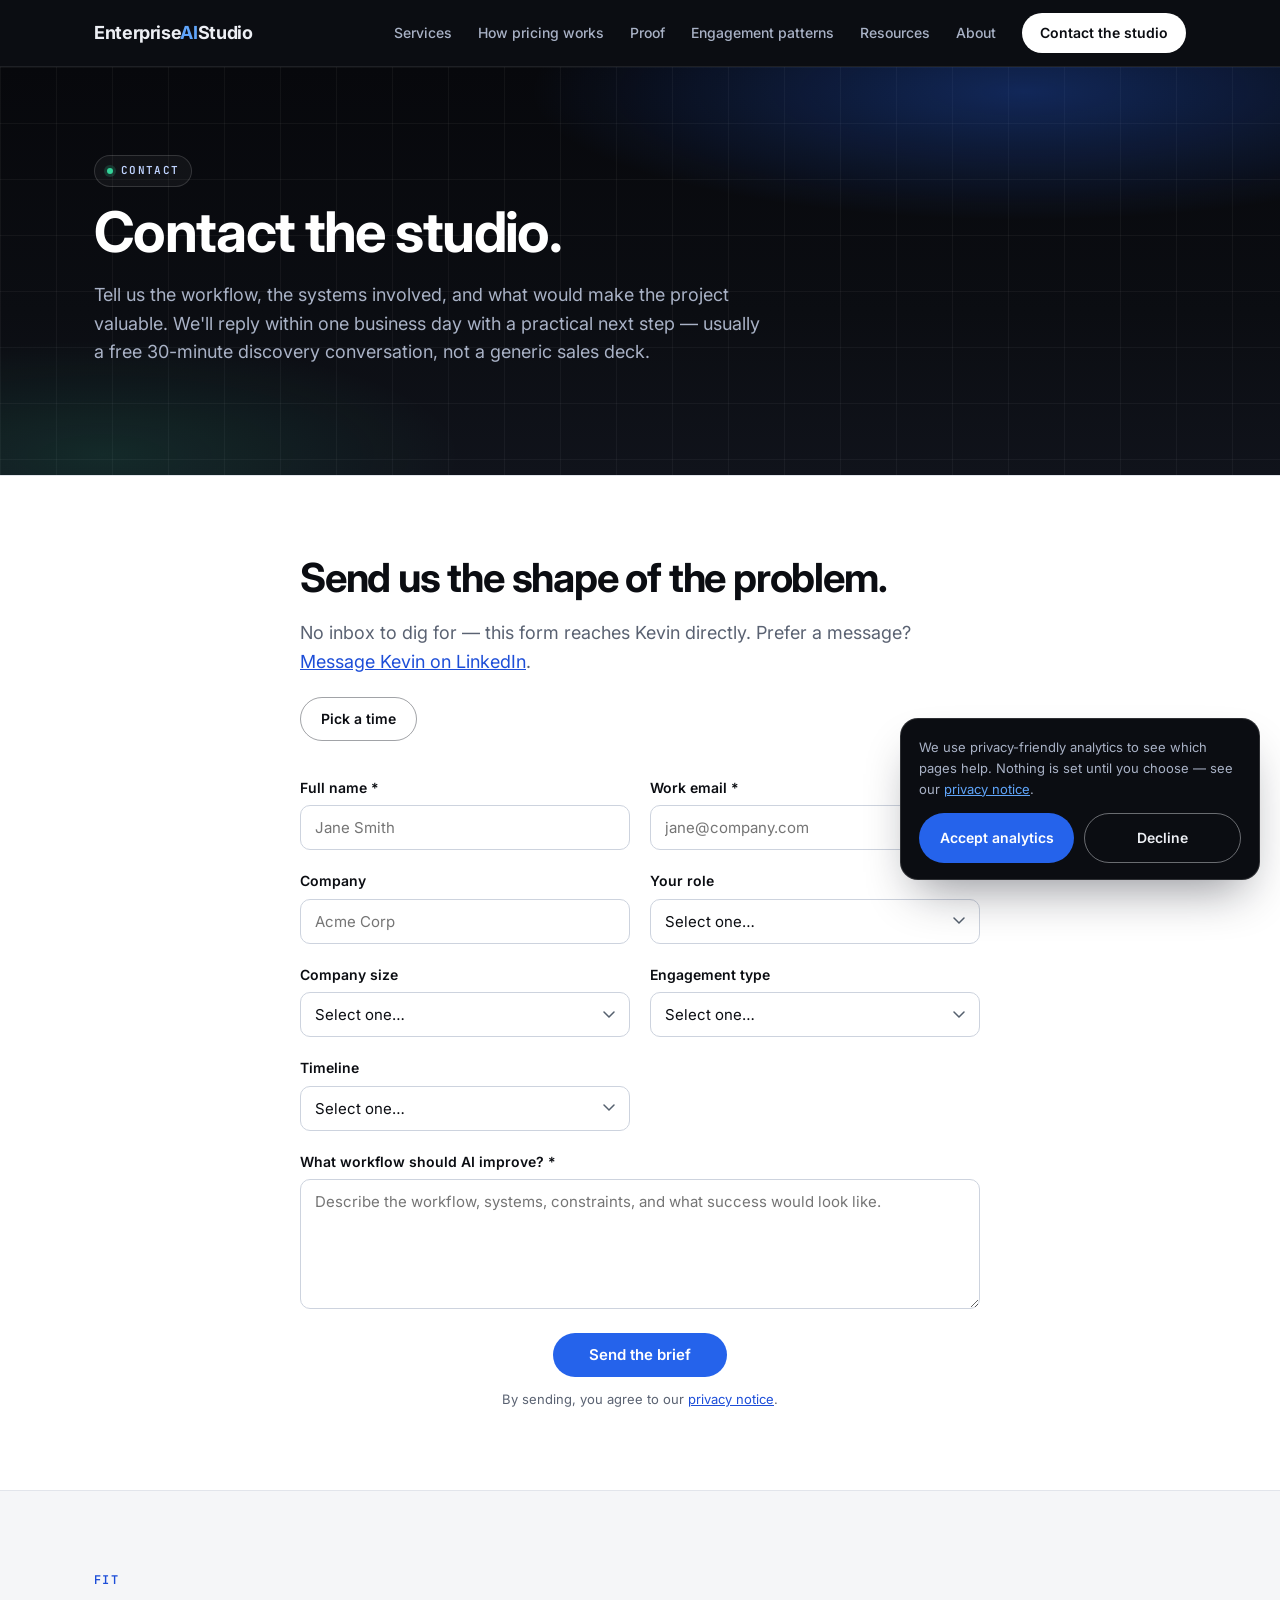
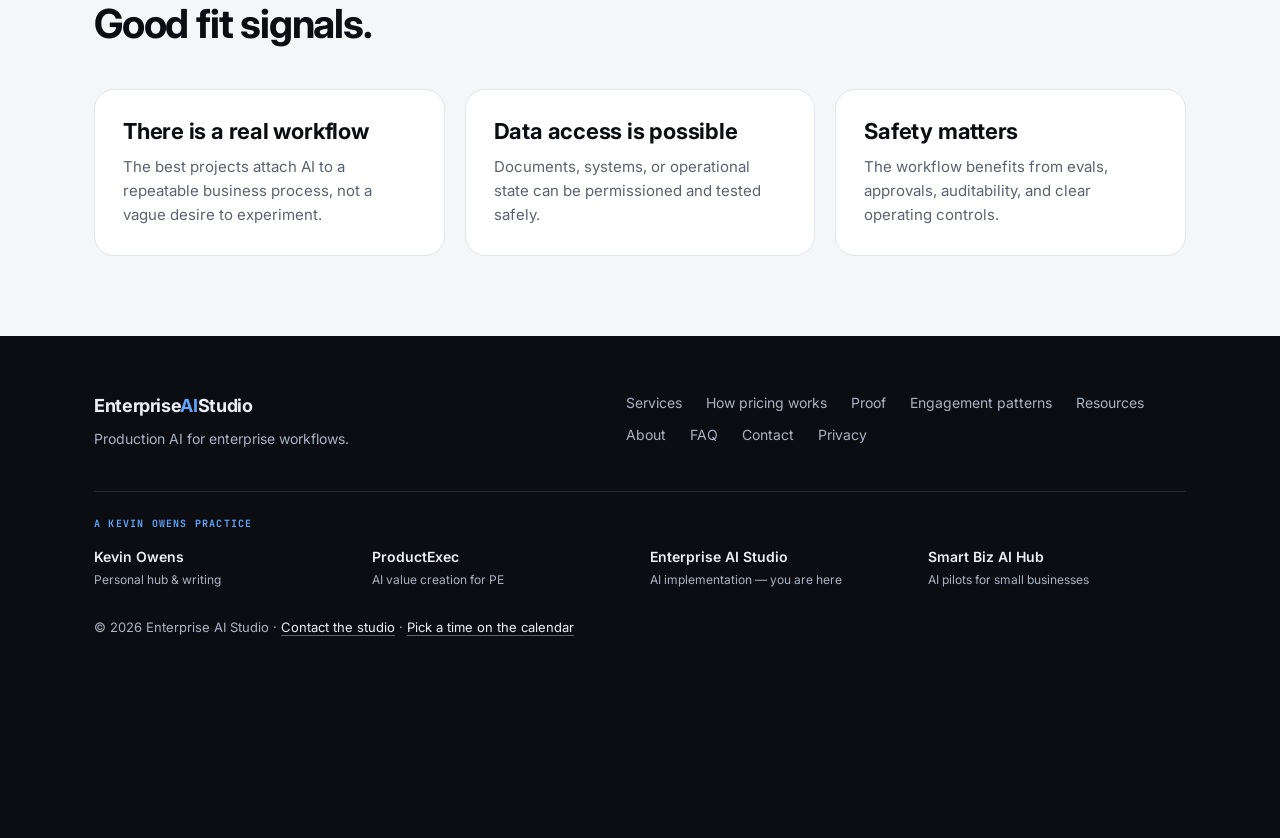
<file: contact.html>
<!DOCTYPE html>
<html lang="en">
<head>
  <meta charset="UTF-8">
  <meta name="viewport" content="width=device-width, initial-scale=1.0">
  <title>Contact the Studio — Enterprise AI Studio</title>
  <meta name="description" content="Contact Enterprise AI Studio about production AI implementation, fractional AI engineering, or enterprise AI governance. We respond within one business day.">
  <meta property="og:title" content="Contact the Studio — Enterprise AI Studio">
  <meta property="og:description" content="Contact Enterprise AI Studio about production AI implementation, fractional AI engineering, or enterprise AI governance.">
  <meta property="og:site_name" content="Enterprise AI Studio">
  <meta property="og:type" content="website">
  <meta property="og:url" content="https://enterpriseaistudio.com/contact">
  <meta property="og:image" content="https://enterpriseaistudio.com/og-image.png">
  <meta property="og:image:alt" content="Enterprise AI Studio: production AI implementation for enterprise workflows.">
  <meta property="og:image:width" content="1200">
  <meta property="og:image:height" content="630">
  <meta name="twitter:card" content="summary_large_image">
  <meta name="twitter:title" content="Contact the Studio — Enterprise AI Studio">
  <meta name="twitter:description" content="Contact Enterprise AI Studio about production AI implementation, fractional AI engineering, or enterprise AI governance.">
  <meta name="twitter:image" content="https://enterpriseaistudio.com/og-image.png">
  <link rel="canonical" href="https://enterpriseaistudio.com/contact">
  <link rel="icon" href="/favicon.ico" sizes="32x32">
  <link rel="icon" href="/favicon.svg" type="image/svg+xml">
  <link rel="apple-touch-icon" href="/apple-touch-icon.png">
  <!-- Google tag (gtag.js) with Consent Mode v2 — default denied until the visitor chooses -->
  <script>
    window.dataLayer=window.dataLayer||[];function gtag(){dataLayer.push(arguments);}
    gtag('consent','default',{analytics_storage:'denied',ad_storage:'denied',ad_user_data:'denied',ad_personalization:'denied',wait_for_update:500});
    try{if(localStorage.getItem('eas_consent')==='granted'){gtag('consent','update',{analytics_storage:'granted'});}}catch(e){}
  </script>
  <script async src="https://www.googletagmanager.com/gtag/js?id=G-DPS2MFLM6Q"></script>
  <script>gtag('js',new Date());gtag('config','G-DPS2MFLM6Q');</script>
  <script type="module">import{onLCP,onCLS,onINP,onFCP,onTTFB}from'/assets/web-vitals.js';function send(m){if(typeof gtag!=='function')return;gtag('event',m.name,{value:Math.round(m.name==='CLS'?m.value*1000:m.value),metric_id:m.id,metric_value:m.value,metric_delta:m.delta,metric_rating:m.rating,non_interaction:true});}onLCP(send);onCLS(send);onINP(send);onFCP(send);onTTFB(send);</script>
  <link rel="preconnect" href="https://fonts.googleapis.com">
  <link rel="preconnect" href="https://fonts.gstatic.com" crossorigin>
  <link rel="stylesheet" href="https://fonts.googleapis.com/css2?family=Inter:wght@400;500;600;700&family=JetBrains+Mono:wght@400;600&display=swap" media="print" onload="this.media='all'">
  <noscript><link rel="stylesheet" href="https://fonts.googleapis.com/css2?family=Inter:wght@400;500;600;700&family=JetBrains+Mono:wght@400;600&display=swap"></noscript>
  <link rel="stylesheet" href="/assets/site.css?v=20261119">
  <script type="application/ld+json">{"@context":"https://schema.org","@type":"ContactPage","url":"https://enterpriseaistudio.com/contact","name":"Contact Enterprise AI Studio","about":{"@type":"Organization","name":"Enterprise AI Studio"},"mainEntity":{"@type":"Organization","name":"Enterprise AI Studio","url":"https://enterpriseaistudio.com","sameAs":["https://kevinowens.com","https://productexec.co","https://smartbizaihub.com","https://www.linkedin.com/in/kevinaowens"]}}</script>
</head>
<body>

<a class="skip-link" href="#main">Skip to content</a>
<div class="consent-bar" id="consent-bar" role="region" aria-label="Analytics consent" hidden>
  <p class="consent-bar-text">We use privacy-friendly analytics to see which pages help. Nothing is set until you choose — see our <a href="/privacy">privacy notice</a>.</p>
  <div class="consent-bar-actions">
    <button type="button" class="btn btn-primary consent-accept" data-consent="granted">Accept analytics</button>
    <button type="button" class="btn btn-ghost consent-decline" data-consent="denied">Decline</button>
  </div>
</div>

<header class="site-header">
  <nav class="nav container" aria-label="Main">
    <a class="logo" href="/">Enterprise<span>AI</span>Studio</a>
    <a class="btn-nav-mobile" href="/contact">Contact</a>
    <button class="nav-toggle" type="button" aria-expanded="false" aria-controls="site-menu">
      <span class="visually-hidden">Menu</span>
      <span class="bar" aria-hidden="true"></span>
      <span class="bar" aria-hidden="true"></span>
      <span class="bar" aria-hidden="true"></span>
    </button>
    <ul class="nav-links" id="site-menu">
      <li><a href="/services">Services</a></li>
      <li><a href="/pricing">How pricing works</a></li>
      <li><a href="/proof">Proof</a></li>
      <li><a href="/case-studies">Engagement patterns</a></li>
      <li><a href="/resources">Resources</a></li>
      <li><a href="/about">About</a></li>
      <li><a href="/contact" class="btn-nav">Contact the studio</a></li>
    </ul>
  </nav>
</header>

<main id="main">

<section class="hero" style="padding-bottom: 72px;">
  <div class="container">
    <p class="eyebrow">Contact</p>
    <h1>Contact the studio.</h1>
    <p class="lede">Tell us the workflow, the systems involved, and what would make the project valuable. We'll reply within one business day with a practical next step — usually a free 30-minute discovery conversation, not a generic sales deck.</p>
  </div>
</section>

<section id="contact-form-section" class="band">
  <div class="container">
    <div class="contact-form-wrap">
      <h2 class="section-headline">Send us the shape of the problem.</h2>
      <p class="section-body">No inbox to dig for &mdash; this form reaches Kevin directly. Prefer a message? <a href="https://www.linkedin.com/in/kevinaowens">Message Kevin on LinkedIn</a>.</p>

      <div class="cta-row" style="margin-top:20px;">
        <a class="btn btn-ghost" data-booking-link href="#form">Request a time</a>
      </div>

      <form class="contact-form" id="form" data-contact-form="contact_page" action="/api/inquiry" method="post">
        <input type="hidden" name="form_name" value="contact_page">
        <input type="hidden" name="inquiry_type" value="general">
        <input type="hidden" name="page_source" value="/contact">
        <input type="hidden" name="utm_source" value="" data-utm="utm_source">
        <input type="hidden" name="utm_medium" value="" data-utm="utm_medium">
        <input type="hidden" name="utm_campaign" value="" data-utm="utm_campaign">
        <input type="hidden" name="pattern" value="" data-utm="pattern">
        <div class="form-row">
          <div class="form-field">
            <label for="name">Full name *</label>
            <input type="text" id="name" name="name" autocomplete="name" placeholder="Jane Smith" required>
          </div>
          <div class="form-field">
            <label for="email">Work email *</label>
            <input type="email" id="email" name="email" autocomplete="email" placeholder="jane@company.com" required>
          </div>
        </div>
        <div class="form-row">
          <div class="form-field">
            <label for="company">Company</label>
            <input type="text" id="company" name="company" autocomplete="organization" placeholder="Acme Corp">
          </div>
          <div class="form-field">
            <label for="role">Your role</label>
            <select id="role" name="role">
              <option value="">Select one…</option>
              <option value="cto-cio">CTO / CIO</option>
              <option value="vp-engineering">VP Engineering</option>
              <option value="vp-operations">VP Operations</option>
              <option value="head-of-data">Head of Data</option>
              <option value="other">Other</option>
            </select>
          </div>
        </div>
        <div class="form-row">
          <div class="form-field">
            <label for="company_size">Company size</label>
            <select id="company_size" name="company_size">
              <option value="">Select one…</option>
              <option value="lt-200">Under 200</option>
              <option value="200-1000">200–1,000</option>
              <option value="1000-5000">1,000–5,000</option>
              <option value="5000-plus">5,000+</option>
            </select>
          </div>
          <div class="form-field">
            <label for="service">Engagement type</label>
            <select id="service" name="service">
              <option value="">Select one…</option>
              <option value="implementation-sprint">AI implementation sprint (4–8 weeks)</option>
              <option value="fractional-engineering">Fractional AI engineering (retainer)</option>
              <option value="governance">Enterprise AI governance</option>
              <option value="not-sure">Not sure yet</option>
            </select>
          </div>
        </div>
        <div class="form-row">
          <div class="form-field">
            <label for="timeline">Timeline</label>
            <select id="timeline" name="timeline">
              <option value="">Select one…</option>
              <option value="now">Now</option>
              <option value="this-quarter">This quarter</option>
              <option value="next-quarter">Next quarter</option>
              <option value="exploring">Exploring</option>
            </select>
          </div>
        </div>
        <div class="form-field">
          <label for="message">What workflow should AI improve? *</label>
          <textarea id="message" name="message" placeholder="Describe the workflow, systems, constraints, and what success would look like." required></textarea>
        </div>
        <input class="visually-hidden" type="text" name="website" tabindex="-1" aria-hidden="true" autocomplete="off">
        <div class="form-submit">
          <button type="submit" class="btn btn-primary btn-form-submit">Send the brief</button>
          <p class="form-consent">By sending, you agree to our <a href="/privacy">privacy notice</a>.</p>
          <p class="form-status success" role="status">✓ Brief sent. We’ll be in touch within one business day.</p>
          <p class="form-status error" role="alert">Try again in a few minutes, or <a href="https://www.linkedin.com/in/kevinaowens">message Kevin on LinkedIn</a>.</p>
        </div>
      </form>
    </div>
  </div>
</section>

<section id="fit">
  <div class="container">
    <p class="section-eyebrow">Fit</p>
    <h2 class="section-headline">Good fit signals.</h2>
    <div class="grid-3">
      <article class="card">
        <h3>There is a real workflow</h3>
        <p>The best projects attach AI to a repeatable business process, not a vague desire to experiment.</p>
      </article>
      <article class="card">
        <h3>Data access is possible</h3>
        <p>Documents, systems, or operational state can be permissioned and tested safely.</p>
      </article>
      <article class="card">
        <h3>Safety matters</h3>
        <p>The workflow benefits from evals, approvals, auditability, and clear operating controls.</p>
      </article>
    </div>
  </div>
</section>

</main>

<footer class="site-footer">
  <div class="container">
    <div class="footer-content">
      <div>
        <a class="logo" href="/">Enterprise<span>AI</span>Studio</a>
        <p class="footer-tagline-line">Production AI for enterprise workflows.</p>
      </div>
      <nav class="footer-links" aria-label="Footer">
        <a href="/services">Services</a>
        <a href="/pricing">How pricing works</a>
        <a href="/proof">Proof</a>
        <a href="/case-studies">Engagement patterns</a>
        <a href="/resources">Resources</a>
        <a href="/about">About</a>
        <a href="/faq">FAQ</a>
        <a href="/contact">Contact</a>
        <a href="/privacy">Privacy</a>
        <button type="button" class="footer-link-button" data-consent-open hidden>Cookie settings</button>
      </nav>
    </div>
    <div class="family-strip">
      <span class="family-eyebrow">A KEVIN OWENS PRACTICE</span>
      <ul>
        <li><a href="https://kevinowens.com">Kevin Owens</a><span>Personal hub &amp; writing</span></li>
        <li><a href="https://productexec.co">ProductExec</a><span>AI value creation for PE</span></li>
        <li><span class="here">Enterprise AI Studio</span><span>AI implementation — you are here</span></li>
        <li><a href="https://smartbizaihub.com">Smart Biz AI Hub</a><span>AI pilots for small businesses</span></li>
      </ul>
    </div>
    <p class="footer-meta">© 2026 Enterprise AI Studio · <a href="/contact#form">Contact the studio</a> · <a href="https://calendar.app.google/U4e4ETunoZaib7im8" target="_blank" rel="noopener">Pick a time on the calendar</a></p>
  </div>
</footer>


<script src="/assets/site.js?v=20261119" defer></script>
</body>
</html>
</file>
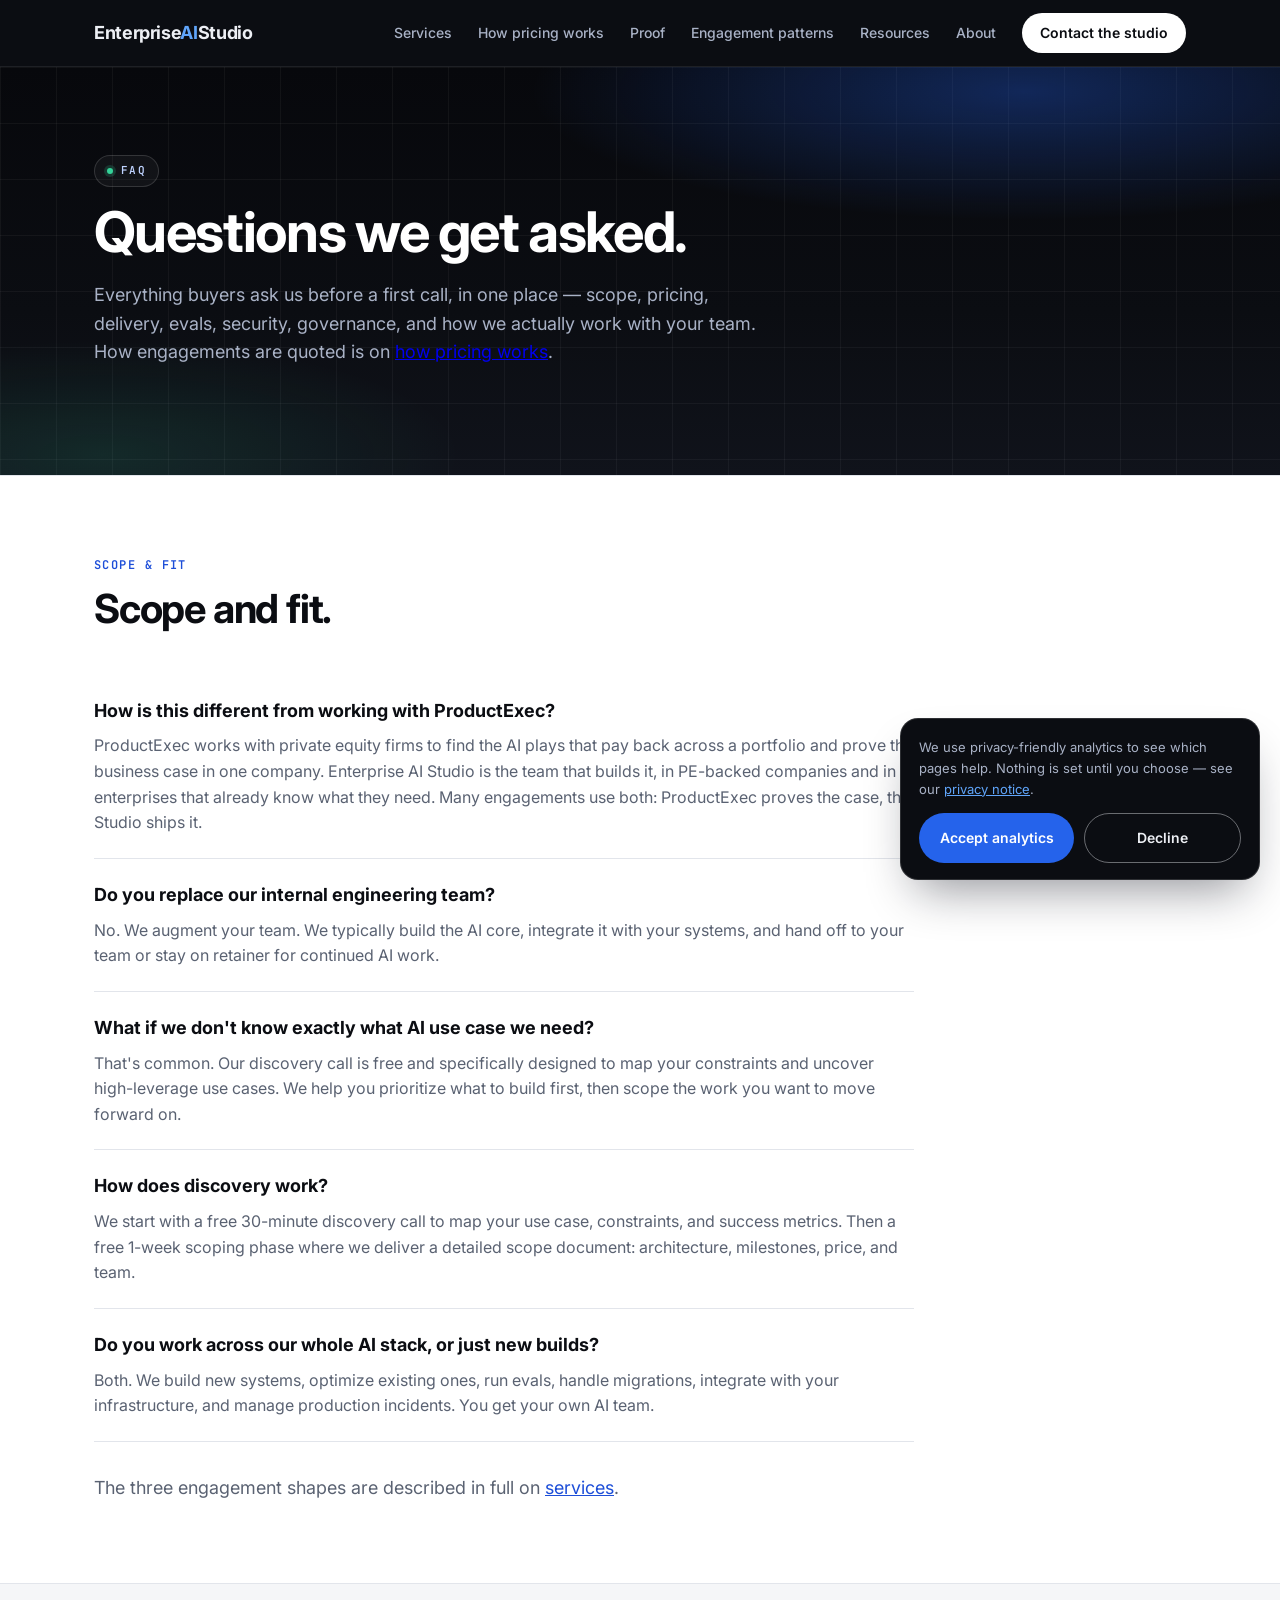
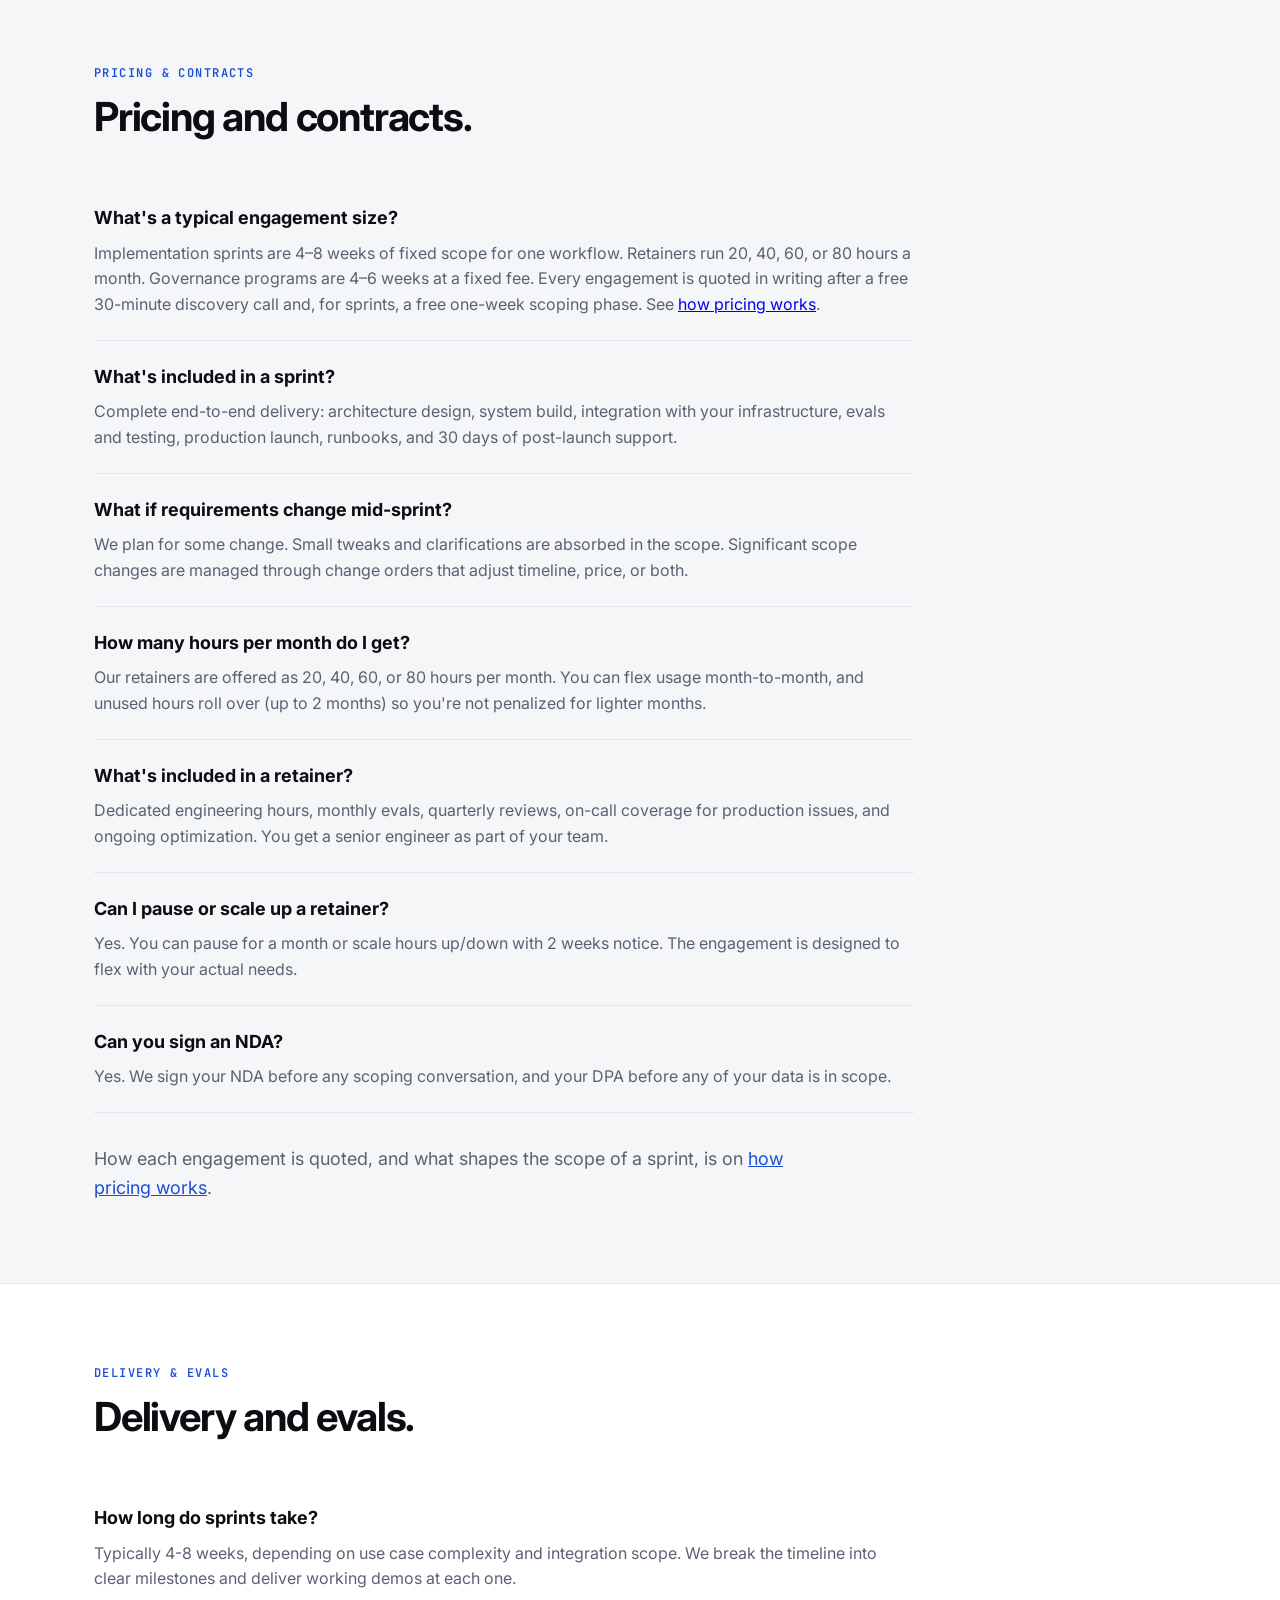
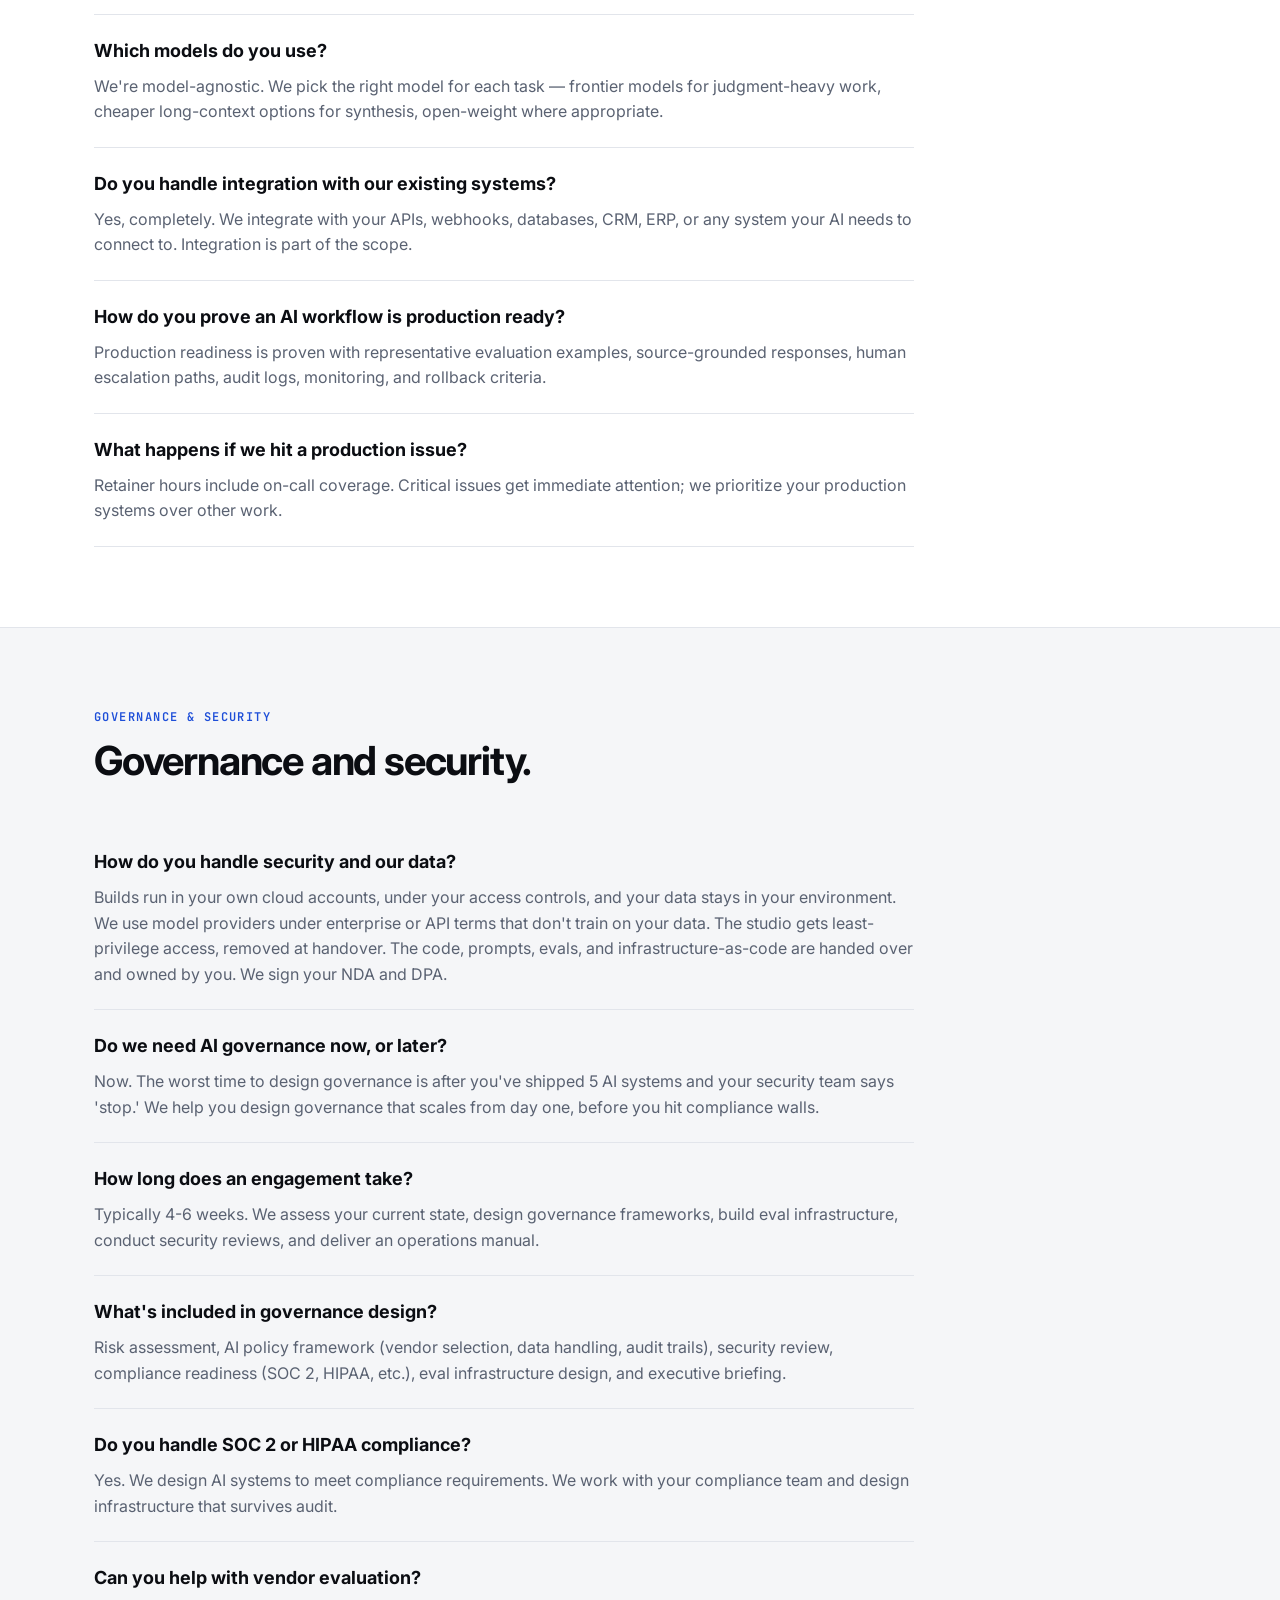
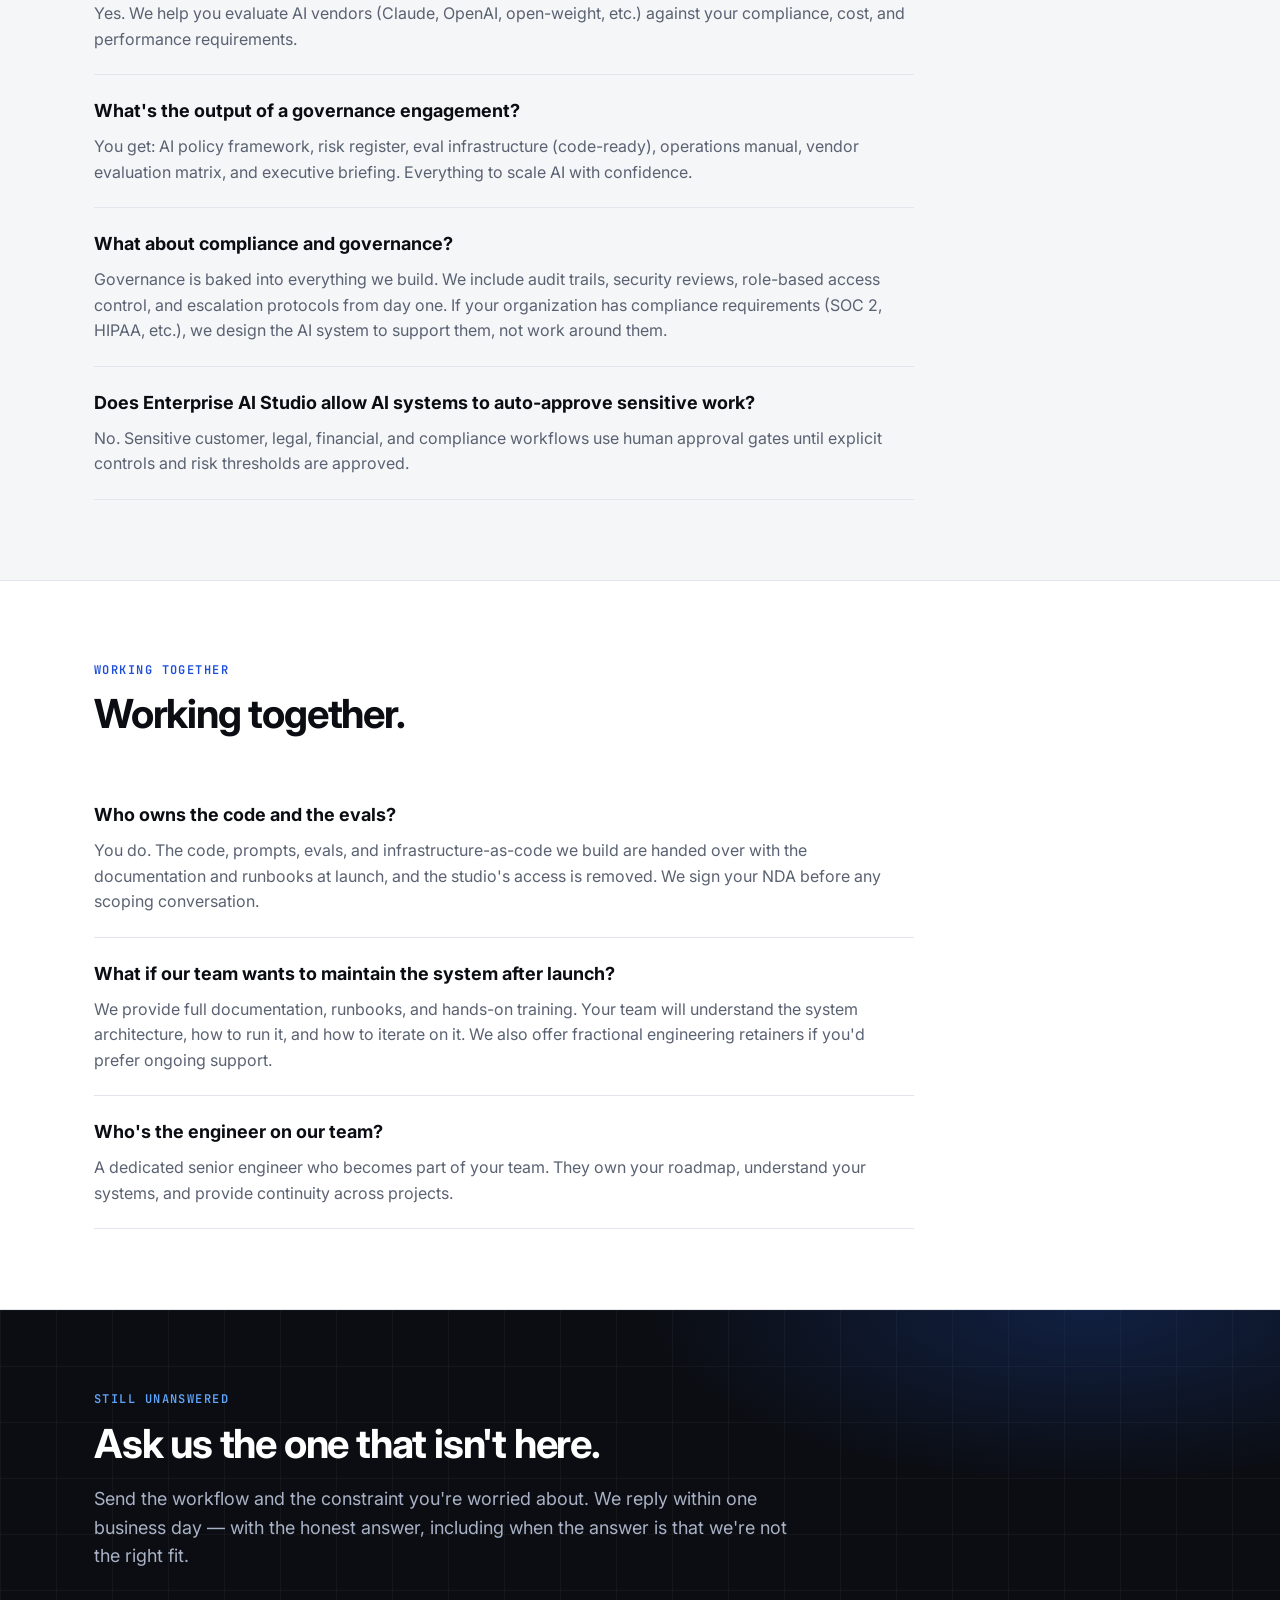
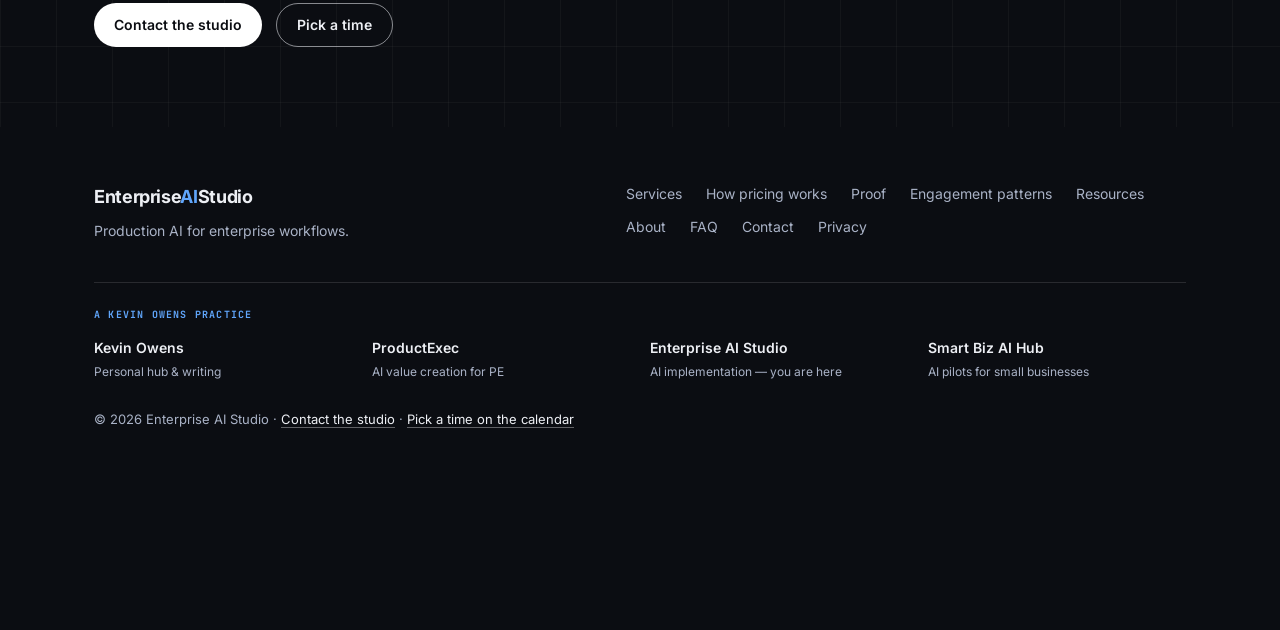
<file: faq.html>
<!DOCTYPE html>
<html lang="en">
<head>
  <meta charset="UTF-8">
  <meta name="viewport" content="width=device-width, initial-scale=1.0">
  <title>Enterprise AI FAQ — Scope, Pricing, Governance, Delivery</title>
  <meta name="description" content="Answers to the questions enterprise buyers ask: how a sprint is scoped, how data is handled, how evals work, who owns the code, and how security review goes.">
  <meta property="og:title" content="Enterprise AI FAQ — Scope, Pricing, Governance, Delivery">
  <meta property="og:description" content="Answers to the questions enterprise buyers ask: how a sprint is scoped, how data is handled, how evals work, who owns the code, and how security review goes.">
  <meta property="og:site_name" content="Enterprise AI Studio">
  <meta property="og:type" content="website">
  <meta property="og:url" content="https://enterpriseaistudio.com/faq">
  <meta property="og:image" content="https://enterpriseaistudio.com/og-image.png">
  <meta property="og:image:alt" content="Enterprise AI Studio: production AI implementation for enterprise workflows.">
  <meta property="og:image:width" content="1200">
  <meta property="og:image:height" content="630">
  <meta name="twitter:card" content="summary_large_image">
  <meta name="twitter:title" content="Enterprise AI FAQ — Scope, Pricing, Governance, Delivery">
  <meta name="twitter:description" content="Answers to the questions enterprise buyers actually ask about production AI implementation.">
  <meta name="twitter:image" content="https://enterpriseaistudio.com/og-image.png">
  <link rel="canonical" href="https://enterpriseaistudio.com/faq">
  <link rel="icon" href="/favicon.ico" sizes="32x32">
  <link rel="icon" href="/favicon.svg" type="image/svg+xml">
  <link rel="apple-touch-icon" href="/apple-touch-icon.png">
  <!-- Google tag (gtag.js) with Consent Mode v2 — default denied until the visitor chooses -->
  <script>
    window.dataLayer=window.dataLayer||[];function gtag(){dataLayer.push(arguments);}
    gtag('consent','default',{analytics_storage:'denied',ad_storage:'denied',ad_user_data:'denied',ad_personalization:'denied',wait_for_update:500});
    try{if(localStorage.getItem('eas_consent')==='granted'){gtag('consent','update',{analytics_storage:'granted'});}}catch(e){}
  </script>
  <script async src="https://www.googletagmanager.com/gtag/js?id=G-DPS2MFLM6Q"></script>
  <script>gtag('js',new Date());gtag('config','G-DPS2MFLM6Q');</script>
  <script type="module">import{onLCP,onCLS,onINP,onFCP,onTTFB}from'/assets/web-vitals.js';function send(m){if(typeof gtag!=='function')return;gtag('event',m.name,{value:Math.round(m.name==='CLS'?m.value*1000:m.value),metric_id:m.id,metric_value:m.value,metric_delta:m.delta,metric_rating:m.rating,non_interaction:true});}onLCP(send);onCLS(send);onINP(send);onFCP(send);onTTFB(send);</script>
  <link rel="preconnect" href="https://fonts.googleapis.com">
  <link rel="preconnect" href="https://fonts.gstatic.com" crossorigin>
  <link rel="stylesheet" href="https://fonts.googleapis.com/css2?family=Inter:wght@400;500;600;700&family=JetBrains+Mono:wght@400;600&display=swap" media="print" onload="this.media='all'">
  <noscript><link rel="stylesheet" href="https://fonts.googleapis.com/css2?family=Inter:wght@400;500;600;700&family=JetBrains+Mono:wght@400;600&display=swap"></noscript>
  <link rel="stylesheet" href="/assets/site.css?v=20261119">
  <!-- Structured Data: FAQPage -->
  <script type="application/ld+json">
  {
    "@context": "https://schema.org",
    "@type": "FAQPage",
    "mainEntity": [
      {
        "@type": "Question",
        "name": "How is this different from working with ProductExec?",
        "acceptedAnswer": {
          "@type": "Answer",
          "text": "ProductExec works with private equity firms to find the AI plays that pay back across a portfolio and prove the business case in one company. Enterprise AI Studio is the team that builds it, in PE-backed companies and in enterprises that already know what they need. Many engagements use both: ProductExec proves the case, the Studio ships it."
        }
      },
      {
        "@type": "Question",
        "name": "Do you replace our internal engineering team?",
        "acceptedAnswer": {
          "@type": "Answer",
          "text": "No. We augment your team. We typically build the AI core, integrate it with your systems, and hand off to your team or stay on retainer for continued AI work."
        }
      },
      {
        "@type": "Question",
        "name": "What if we don't know exactly what AI use case we need?",
        "acceptedAnswer": {
          "@type": "Answer",
          "text": "That's common. Our discovery call is free and specifically designed to map your constraints and uncover high-leverage use cases. We help you prioritize what to build first, then scope the work you want to move forward on."
        }
      },
      {
        "@type": "Question",
        "name": "How does discovery work?",
        "acceptedAnswer": {
          "@type": "Answer",
          "text": "We start with a free 30-minute discovery call to map your use case, constraints, and success metrics. Then a free 1-week scoping phase where we deliver a detailed scope document: architecture, milestones, price, and team."
        }
      },
      {
        "@type": "Question",
        "name": "Do you work across our whole AI stack, or just new builds?",
        "acceptedAnswer": {
          "@type": "Answer",
          "text": "Both. We build new systems, optimize existing ones, run evals, handle migrations, integrate with your infrastructure, and manage production incidents. You get your own AI team."
        }
      },
      {
        "@type": "Question",
        "name": "What's a typical engagement size?",
        "acceptedAnswer": {
          "@type": "Answer",
          "text": "Implementation sprints are 4-8 weeks of fixed scope for one workflow. Retainers run 20, 40, 60, or 80 hours a month. Governance programs are 4-6 weeks at a fixed fee. Every engagement is quoted in writing after a free 30-minute discovery call and, for sprints, a free one-week scoping phase."
        }
      },
      {
        "@type": "Question",
        "name": "What's included in a sprint?",
        "acceptedAnswer": {
          "@type": "Answer",
          "text": "Complete end-to-end delivery: architecture design, system build, integration with your infrastructure, evals and testing, production launch, runbooks, and 30 days of post-launch support."
        }
      },
      {
        "@type": "Question",
        "name": "What if requirements change mid-sprint?",
        "acceptedAnswer": {
          "@type": "Answer",
          "text": "We plan for some change. Small tweaks and clarifications are absorbed in the scope. Significant scope changes are managed through change orders that adjust timeline, price, or both."
        }
      },
      {
        "@type": "Question",
        "name": "How many hours per month do I get?",
        "acceptedAnswer": {
          "@type": "Answer",
          "text": "Our retainers are offered as 20, 40, 60, or 80 hours per month. You can flex usage month-to-month, and unused hours roll over (up to 2 months) so you're not penalized for lighter months."
        }
      },
      {
        "@type": "Question",
        "name": "What's included in a retainer?",
        "acceptedAnswer": {
          "@type": "Answer",
          "text": "Dedicated engineering hours, monthly evals, quarterly reviews, on-call coverage for production issues, and ongoing optimization. You get a senior engineer as part of your team."
        }
      },
      {
        "@type": "Question",
        "name": "Can I pause or scale up a retainer?",
        "acceptedAnswer": {
          "@type": "Answer",
          "text": "Yes. You can pause for a month or scale hours up/down with 2 weeks notice. The engagement is designed to flex with your actual needs."
        }
      },
      {
        "@type": "Question",
        "name": "Can you sign an NDA?",
        "acceptedAnswer": {
          "@type": "Answer",
          "text": "Yes. We sign your NDA before any scoping conversation, and your DPA before any of your data is in scope."
        }
      },
      {
        "@type": "Question",
        "name": "How long do sprints take?",
        "acceptedAnswer": {
          "@type": "Answer",
          "text": "Typically 4-8 weeks, depending on use case complexity and integration scope. We break the timeline into clear milestones and deliver working demos at each one."
        }
      },
      {
        "@type": "Question",
        "name": "Which models do you use?",
        "acceptedAnswer": {
          "@type": "Answer",
          "text": "We're model-agnostic. We pick the right model for each task — frontier models for judgment-heavy work, cheaper long-context options for synthesis, open-weight where appropriate."
        }
      },
      {
        "@type": "Question",
        "name": "Do you handle integration with our existing systems?",
        "acceptedAnswer": {
          "@type": "Answer",
          "text": "Yes, completely. We integrate with your APIs, webhooks, databases, CRM, ERP, or any system your AI needs to connect to. Integration is part of the scope."
        }
      },
      {
        "@type": "Question",
        "name": "How do you prove an AI workflow is production ready?",
        "acceptedAnswer": {
          "@type": "Answer",
          "text": "Production readiness is proven with representative evaluation examples, source-grounded responses, human escalation paths, audit logs, monitoring, and rollback criteria."
        }
      },
      {
        "@type": "Question",
        "name": "What happens if we hit a production issue?",
        "acceptedAnswer": {
          "@type": "Answer",
          "text": "Retainer hours include on-call coverage. Critical issues get immediate attention; we prioritize your production systems over other work."
        }
      },
      {
        "@type": "Question",
        "name": "How do you handle security and our data?",
        "acceptedAnswer": {
          "@type": "Answer",
          "text": "Builds run in your own cloud accounts, under your access controls, and your data stays in your environment. We use model providers under enterprise or API terms that don't train on your data. The studio gets least-privilege access, removed at handover. The code, prompts, evals, and infrastructure-as-code are handed over and owned by you. We sign your NDA and DPA."
        }
      },
      {
        "@type": "Question",
        "name": "Do we need AI governance now, or later?",
        "acceptedAnswer": {
          "@type": "Answer",
          "text": "Now. The worst time to design governance is after you've shipped 5 AI systems and your security team says 'stop.' We help you design governance that scales from day one, before you hit compliance walls."
        }
      },
      {
        "@type": "Question",
        "name": "How long does an engagement take?",
        "acceptedAnswer": {
          "@type": "Answer",
          "text": "Typically 4-6 weeks. We assess your current state, design governance frameworks, build eval infrastructure, conduct security reviews, and deliver an operations manual."
        }
      },
      {
        "@type": "Question",
        "name": "What's included in governance design?",
        "acceptedAnswer": {
          "@type": "Answer",
          "text": "Risk assessment, AI policy framework (vendor selection, data handling, audit trails), security review, compliance readiness (SOC 2, HIPAA, etc.), eval infrastructure design, and executive briefing."
        }
      },
      {
        "@type": "Question",
        "name": "Do you handle SOC 2 or HIPAA compliance?",
        "acceptedAnswer": {
          "@type": "Answer",
          "text": "Yes. We design AI systems to meet compliance requirements. We work with your compliance team and design infrastructure that survives audit."
        }
      },
      {
        "@type": "Question",
        "name": "Can you help with vendor evaluation?",
        "acceptedAnswer": {
          "@type": "Answer",
          "text": "Yes. We help you evaluate AI vendors (Claude, OpenAI, open-weight, etc.) against your compliance, cost, and performance requirements."
        }
      },
      {
        "@type": "Question",
        "name": "What's the output of a governance engagement?",
        "acceptedAnswer": {
          "@type": "Answer",
          "text": "You get: AI policy framework, risk register, eval infrastructure (code-ready), operations manual, vendor evaluation matrix, and executive briefing. Everything to scale AI with confidence."
        }
      },
      {
        "@type": "Question",
        "name": "What about compliance and governance?",
        "acceptedAnswer": {
          "@type": "Answer",
          "text": "Governance is baked into everything we build. We include audit trails, security reviews, role-based access control, and escalation protocols from day one. If your organization has compliance requirements (SOC 2, HIPAA, etc.), we design the AI system to support them, not work around them."
        }
      },
      {
        "@type": "Question",
        "name": "Does Enterprise AI Studio allow AI systems to auto-approve sensitive work?",
        "acceptedAnswer": {
          "@type": "Answer",
          "text": "No. Sensitive customer, legal, financial, and compliance workflows use human approval gates until explicit controls and risk thresholds are approved."
        }
      },
      {
        "@type": "Question",
        "name": "Who owns the code and the evals?",
        "acceptedAnswer": {
          "@type": "Answer",
          "text": "You do. The code, prompts, evals, and infrastructure-as-code we build are handed over with the documentation and runbooks at launch, and the studio's access is removed. We sign your NDA before any scoping conversation."
        }
      },
      {
        "@type": "Question",
        "name": "What if our team wants to maintain the system after launch?",
        "acceptedAnswer": {
          "@type": "Answer",
          "text": "We provide full documentation, runbooks, and hands-on training. Your team will understand the system architecture, how to run it, and how to iterate on it. We also offer fractional engineering retainers if you'd prefer ongoing support."
        }
      },
      {
        "@type": "Question",
        "name": "Who's the engineer on our team?",
        "acceptedAnswer": {
          "@type": "Answer",
          "text": "A dedicated senior engineer who becomes part of your team. They own your roadmap, understand your systems, and provide continuity across projects."
        }
      }
    ]
  }
  </script>
  <!-- Structured Data: BreadcrumbList -->
  <script type="application/ld+json">
  {
    "@context": "https://schema.org",
    "@type": "BreadcrumbList",
    "itemListElement": [
      {
        "@type": "ListItem",
        "position": 1,
        "name": "Home",
        "item": "https://enterpriseaistudio.com/"
      },
      {
        "@type": "ListItem",
        "position": 2,
        "name": "FAQ",
        "item": "https://enterpriseaistudio.com/faq"
      }
    ]
  }
  </script>
</head>
<body>

<a class="skip-link" href="#main">Skip to content</a>
<div class="consent-bar" id="consent-bar" role="region" aria-label="Analytics consent" hidden>
  <p class="consent-bar-text">We use privacy-friendly analytics to see which pages help. Nothing is set until you choose — see our <a href="/privacy">privacy notice</a>.</p>
  <div class="consent-bar-actions">
    <button type="button" class="btn btn-primary consent-accept" data-consent="granted">Accept analytics</button>
    <button type="button" class="btn btn-ghost consent-decline" data-consent="denied">Decline</button>
  </div>
</div>

<header class="site-header">
  <nav class="nav container" aria-label="Main">
    <a class="logo" href="/">Enterprise<span>AI</span>Studio</a>
    <a class="btn-nav-mobile" href="/contact">Contact</a>
    <button class="nav-toggle" type="button" aria-expanded="false" aria-controls="site-menu">
      <span class="visually-hidden">Menu</span>
      <span class="bar" aria-hidden="true"></span>
      <span class="bar" aria-hidden="true"></span>
      <span class="bar" aria-hidden="true"></span>
    </button>
    <ul class="nav-links" id="site-menu">
      <li><a href="/services">Services</a></li>
      <li><a href="/pricing">How pricing works</a></li>
      <li><a href="/proof">Proof</a></li>
      <li><a href="/case-studies">Engagement patterns</a></li>
      <li><a href="/resources">Resources</a></li>
      <li><a href="/about">About</a></li>
      <li><a href="/contact" class="btn-nav">Contact the studio</a></li>
    </ul>
  </nav>
</header>

<main id="main">

<section class="hero" style="padding-bottom: 72px;">
  <div class="container">
    <p class="eyebrow">FAQ</p>
    <h1>Questions we get asked.</h1>
    <p class="lede">Everything buyers ask us before a first call, in one place — scope, pricing, delivery, evals, security, governance, and how we actually work with your team. How engagements are quoted is on <a href="/pricing">how pricing works</a>.</p>
  </div>
</section>

<section id="scope-fit" class="band">
  <div class="container">
    <p class="section-eyebrow">Scope &amp; fit</p>
    <h2 class="section-headline">Scope and fit.</h2>
    <div class="faq-list">
      <div class="faq-item">
        <h3>How is this different from working with ProductExec?</h3>
        <p>ProductExec works with private equity firms to find the AI plays that pay back across a portfolio and prove the business case in one company. Enterprise AI Studio is the team that builds it, in PE-backed companies and in enterprises that already know what they need. Many engagements use both: ProductExec proves the case, the Studio ships it.</p>
      </div>
      <div class="faq-item">
        <h3>Do you replace our internal engineering team?</h3>
        <p>No. We augment your team. We typically build the AI core, integrate it with your systems, and hand off to your team or stay on retainer for continued AI work.</p>
      </div>
      <div class="faq-item">
        <h3>What if we don't know exactly what AI use case we need?</h3>
        <p>That's common. Our discovery call is free and specifically designed to map your constraints and uncover high-leverage use cases. We help you prioritize what to build first, then scope the work you want to move forward on.</p>
      </div>
      <div class="faq-item">
        <h3>How does discovery work?</h3>
        <p>We start with a free 30-minute discovery call to map your use case, constraints, and success metrics. Then a free 1-week scoping phase where we deliver a detailed scope document: architecture, milestones, price, and team.</p>
      </div>
      <div class="faq-item">
        <h3>Do you work across our whole AI stack, or just new builds?</h3>
        <p>Both. We build new systems, optimize existing ones, run evals, handle migrations, integrate with your infrastructure, and manage production incidents. You get your own AI team.</p>
      </div>
    </div>
    <p class="section-body" style="margin-top:32px;">The three engagement shapes are described in full on <a href="/services">services</a>.</p>
  </div>
</section>

<section id="pricing-contracts">
  <div class="container">
    <p class="section-eyebrow">Pricing &amp; contracts</p>
    <h2 class="section-headline">Pricing and contracts.</h2>
    <div class="faq-list">
      <div class="faq-item">
        <h3>What's a typical engagement size?</h3>
        <p>Implementation sprints are 4–8 weeks of fixed scope for one workflow. Retainers run 20, 40, 60, or 80 hours a month. Governance programs are 4–6 weeks at a fixed fee. Every engagement is quoted in writing after a free 30-minute discovery call and, for sprints, a free one-week scoping phase. See <a href="/pricing">how pricing works</a>.</p>
      </div>
      <div class="faq-item">
        <h3>What's included in a sprint?</h3>
        <p>Complete end-to-end delivery: architecture design, system build, integration with your infrastructure, evals and testing, production launch, runbooks, and 30 days of post-launch support.</p>
      </div>
      <div class="faq-item">
        <h3>What if requirements change mid-sprint?</h3>
        <p>We plan for some change. Small tweaks and clarifications are absorbed in the scope. Significant scope changes are managed through change orders that adjust timeline, price, or both.</p>
      </div>
      <div class="faq-item">
        <h3>How many hours per month do I get?</h3>
        <p>Our retainers are offered as 20, 40, 60, or 80 hours per month. You can flex usage month-to-month, and unused hours roll over (up to 2 months) so you're not penalized for lighter months.</p>
      </div>
      <div class="faq-item">
        <h3>What's included in a retainer?</h3>
        <p>Dedicated engineering hours, monthly evals, quarterly reviews, on-call coverage for production issues, and ongoing optimization. You get a senior engineer as part of your team.</p>
      </div>
      <div class="faq-item">
        <h3>Can I pause or scale up a retainer?</h3>
        <p>Yes. You can pause for a month or scale hours up/down with 2 weeks notice. The engagement is designed to flex with your actual needs.</p>
      </div>
      <div class="faq-item">
        <h3>Can you sign an NDA?</h3>
        <p>Yes. We sign your NDA before any scoping conversation, and your DPA before any of your data is in scope.</p>
      </div>
    </div>
    <p class="section-body" style="margin-top:32px;">How each engagement is quoted, and what shapes the scope of a sprint, is on <a href="/pricing">how pricing works</a>.</p>
  </div>
</section>

<section id="delivery-evals" class="band">
  <div class="container">
    <p class="section-eyebrow">Delivery &amp; evals</p>
    <h2 class="section-headline">Delivery and evals.</h2>
    <div class="faq-list">
      <div class="faq-item">
        <h3>How long do sprints take?</h3>
        <p>Typically 4-8 weeks, depending on use case complexity and integration scope. We break the timeline into clear milestones and deliver working demos at each one.</p>
      </div>
      <div class="faq-item">
        <h3>Which models do you use?</h3>
        <p>We're model-agnostic. We pick the right model for each task — frontier models for judgment-heavy work, cheaper long-context options for synthesis, open-weight where appropriate.</p>
      </div>
      <div class="faq-item">
        <h3>Do you handle integration with our existing systems?</h3>
        <p>Yes, completely. We integrate with your APIs, webhooks, databases, CRM, ERP, or any system your AI needs to connect to. Integration is part of the scope.</p>
      </div>
      <div class="faq-item">
        <h3>How do you prove an AI workflow is production ready?</h3>
        <p>Production readiness is proven with representative evaluation examples, source-grounded responses, human escalation paths, audit logs, monitoring, and rollback criteria.</p>
      </div>
      <div class="faq-item">
        <h3>What happens if we hit a production issue?</h3>
        <p>Retainer hours include on-call coverage. Critical issues get immediate attention; we prioritize your production systems over other work.</p>
      </div>
    </div>
  </div>
</section>

<section id="governance-security">
  <div class="container">
    <p class="section-eyebrow">Governance &amp; security</p>
    <h2 class="section-headline">Governance and security.</h2>
    <div class="faq-list">
      <div class="faq-item" id="security">
        <h3>How do you handle security and our data?</h3>
        <p>Builds run in your own cloud accounts, under your access controls, and your data stays in your environment. We use model providers under enterprise or API terms that don't train on your data. The studio gets least-privilege access, removed at handover. The code, prompts, evals, and infrastructure-as-code are handed over and owned by you. We sign your NDA and DPA.</p>
      </div>
      <div class="faq-item">
        <h3>Do we need AI governance now, or later?</h3>
        <p>Now. The worst time to design governance is after you've shipped 5 AI systems and your security team says 'stop.' We help you design governance that scales from day one, before you hit compliance walls.</p>
      </div>
      <div class="faq-item">
        <h3>How long does an engagement take?</h3>
        <p>Typically 4-6 weeks. We assess your current state, design governance frameworks, build eval infrastructure, conduct security reviews, and deliver an operations manual.</p>
      </div>
      <div class="faq-item">
        <h3>What's included in governance design?</h3>
        <p>Risk assessment, AI policy framework (vendor selection, data handling, audit trails), security review, compliance readiness (SOC 2, HIPAA, etc.), eval infrastructure design, and executive briefing.</p>
      </div>
      <div class="faq-item">
        <h3>Do you handle SOC 2 or HIPAA compliance?</h3>
        <p>Yes. We design AI systems to meet compliance requirements. We work with your compliance team and design infrastructure that survives audit.</p>
      </div>
      <div class="faq-item">
        <h3>Can you help with vendor evaluation?</h3>
        <p>Yes. We help you evaluate AI vendors (Claude, OpenAI, open-weight, etc.) against your compliance, cost, and performance requirements.</p>
      </div>
      <div class="faq-item">
        <h3>What's the output of a governance engagement?</h3>
        <p>You get: AI policy framework, risk register, eval infrastructure (code-ready), operations manual, vendor evaluation matrix, and executive briefing. Everything to scale AI with confidence.</p>
      </div>
      <div class="faq-item">
        <h3>What about compliance and governance?</h3>
        <p>Governance is baked into everything we build. We include audit trails, security reviews, role-based access control, and escalation protocols from day one. If your organization has compliance requirements (SOC 2, HIPAA, etc.), we design the AI system to support them, not work around them.</p>
      </div>
      <div class="faq-item">
        <h3>Does Enterprise AI Studio allow AI systems to auto-approve sensitive work?</h3>
        <p>No. Sensitive customer, legal, financial, and compliance workflows use human approval gates until explicit controls and risk thresholds are approved.</p>
      </div>
    </div>
  </div>
</section>

<section id="working-together" class="band">
  <div class="container">
    <p class="section-eyebrow">Working together</p>
    <h2 class="section-headline">Working together.</h2>
    <div class="faq-list">
      <div class="faq-item">
        <h3>Who owns the code and the evals?</h3>
        <p>You do. The code, prompts, evals, and infrastructure-as-code we build are handed over with the documentation and runbooks at launch, and the studio's access is removed. We sign your NDA before any scoping conversation.</p>
      </div>
      <div class="faq-item">
        <h3>What if our team wants to maintain the system after launch?</h3>
        <p>We provide full documentation, runbooks, and hands-on training. Your team will understand the system architecture, how to run it, and how to iterate on it. We also offer fractional engineering retainers if you'd prefer ongoing support.</p>
      </div>
      <div class="faq-item">
        <h3>Who's the engineer on our team?</h3>
        <p>A dedicated senior engineer who becomes part of your team. They own your roadmap, understand your systems, and provide continuity across projects.</p>
      </div>
    </div>
  </div>
</section>

<section id="faq-cta" class="navy-band">
  <div class="container">
    <p class="section-eyebrow">Still unanswered</p>
    <h2 class="section-headline">Ask us the one that isn't here.</h2>
    <p class="section-body">Send the workflow and the constraint you're worried about. We reply within one business day — with the honest answer, including when the answer is that we're not the right fit.</p>
    <div class="cta-row" style="margin-top:32px;">
      <a class="btn btn-on-navy" href="/contact#form">Contact the studio</a>
      <a class="btn btn-ghost" data-booking-link href="/contact#form">Request a time</a>
    </div>
  </div>
</section>
</main>

<footer class="site-footer">
  <div class="container">
    <div class="footer-content">
      <div>
        <a class="logo" href="/">Enterprise<span>AI</span>Studio</a>
        <p class="footer-tagline-line">Production AI for enterprise workflows.</p>
      </div>
      <nav class="footer-links" aria-label="Footer">
        <a href="/services">Services</a>
        <a href="/pricing">How pricing works</a>
        <a href="/proof">Proof</a>
        <a href="/case-studies">Engagement patterns</a>
        <a href="/resources">Resources</a>
        <a href="/about">About</a>
        <a href="/faq" aria-current="page">FAQ</a>
        <a href="/contact">Contact</a>
        <a href="/privacy">Privacy</a>
        <button type="button" class="footer-link-button" data-consent-open hidden>Cookie settings</button>
      </nav>
    </div>
    <div class="family-strip">
      <span class="family-eyebrow">A KEVIN OWENS PRACTICE</span>
      <ul>
        <li><a href="https://kevinowens.com">Kevin Owens</a><span>Personal hub &amp; writing</span></li>
        <li><a href="https://productexec.co">ProductExec</a><span>AI value creation for PE</span></li>
        <li><span class="here">Enterprise AI Studio</span><span>AI implementation — you are here</span></li>
        <li><a href="https://smartbizaihub.com">Smart Biz AI Hub</a><span>AI pilots for small businesses</span></li>
      </ul>
    </div>
    <p class="footer-meta">© 2026 Enterprise AI Studio · <a href="/contact#form">Contact the studio</a> · <a href="https://calendar.app.google/U4e4ETunoZaib7im8" target="_blank" rel="noopener">Pick a time on the calendar</a></p>
  </div>
</footer>


<script src="/assets/site.js?v=20261119" defer></script>
</body>
</html>
</file>
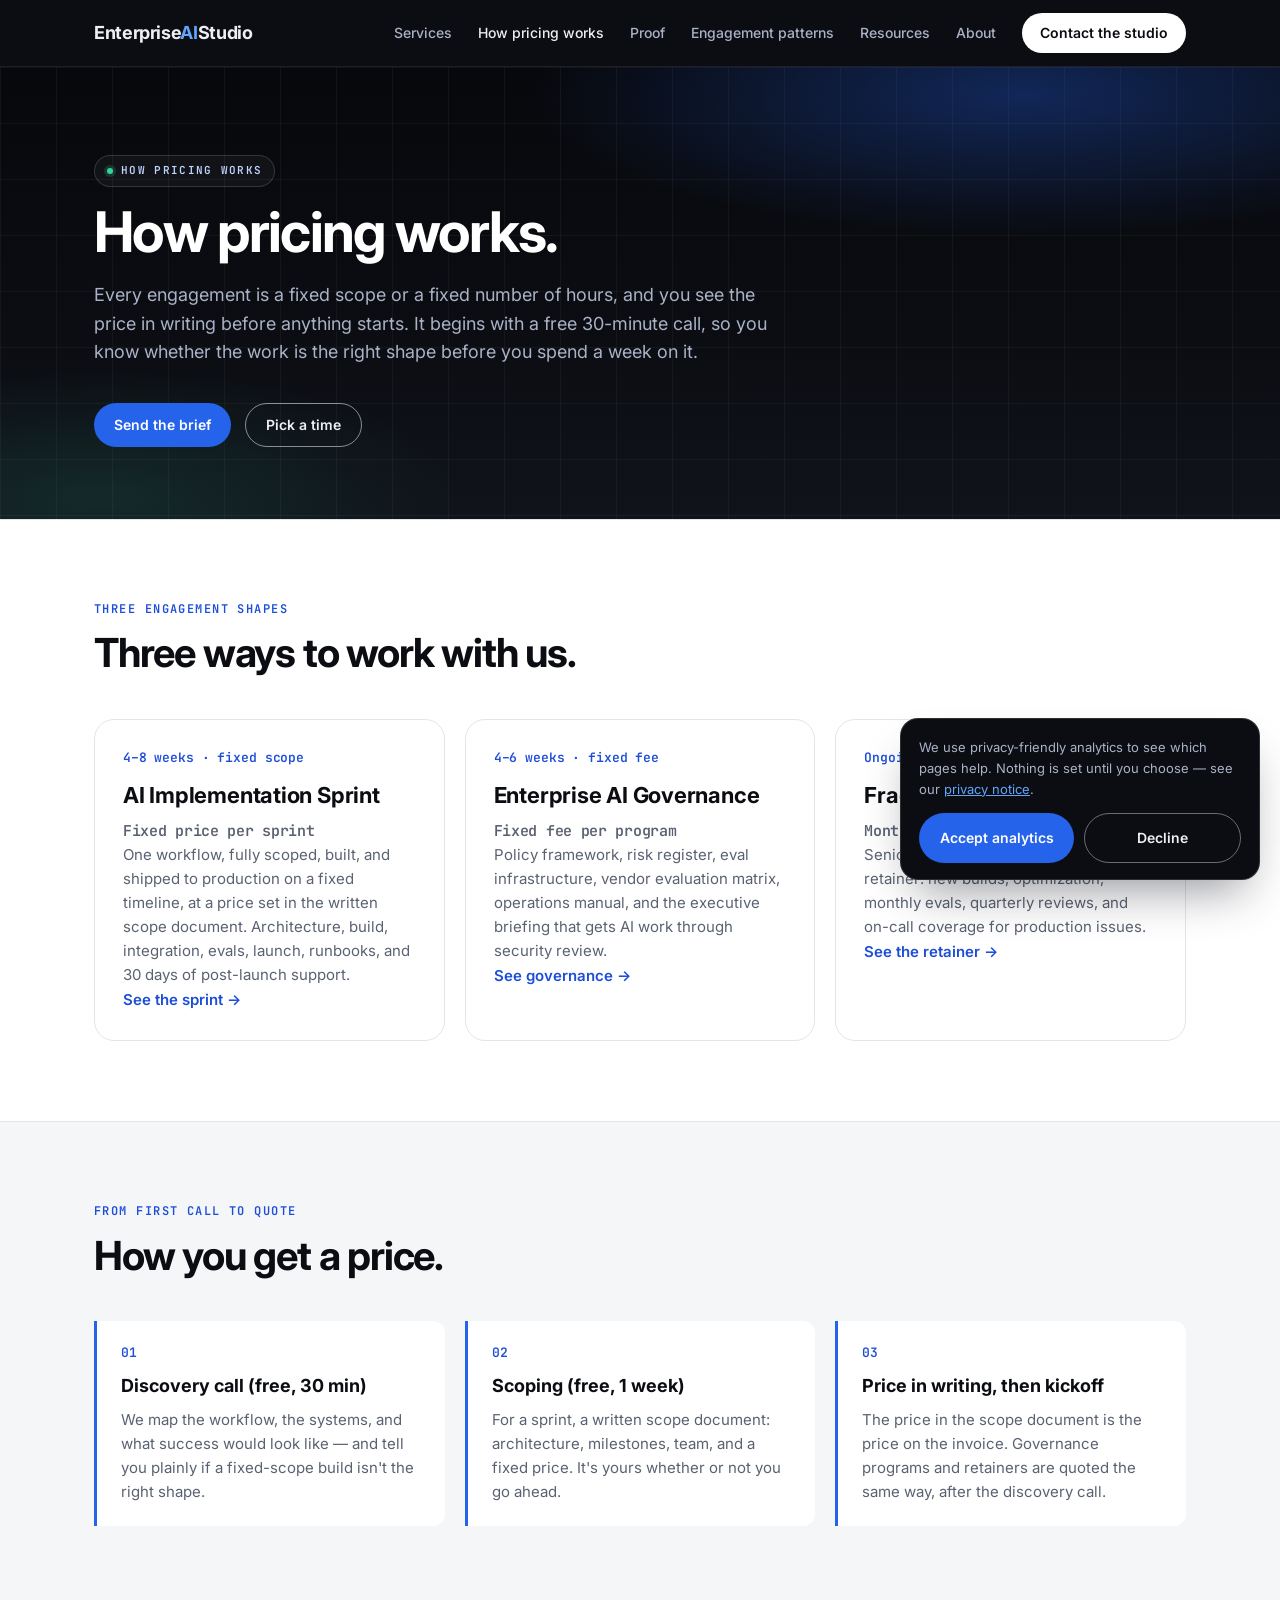
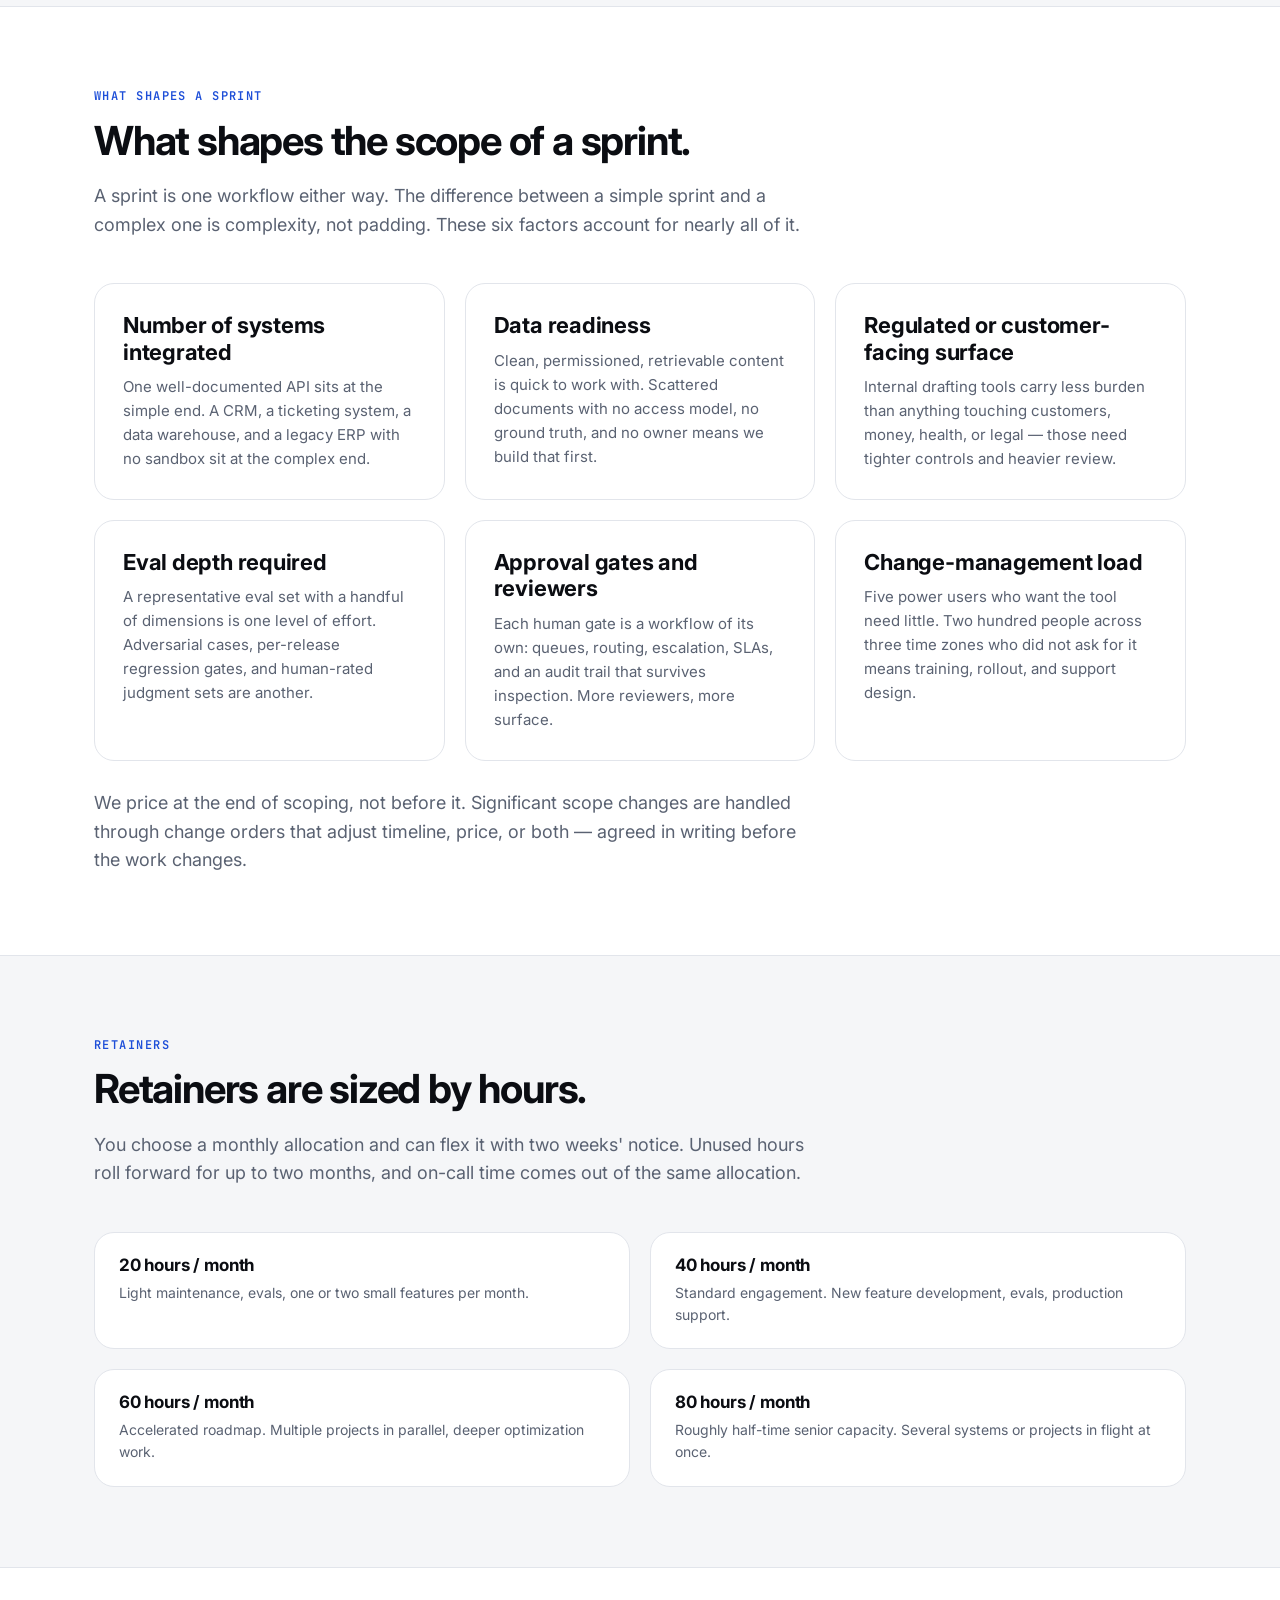
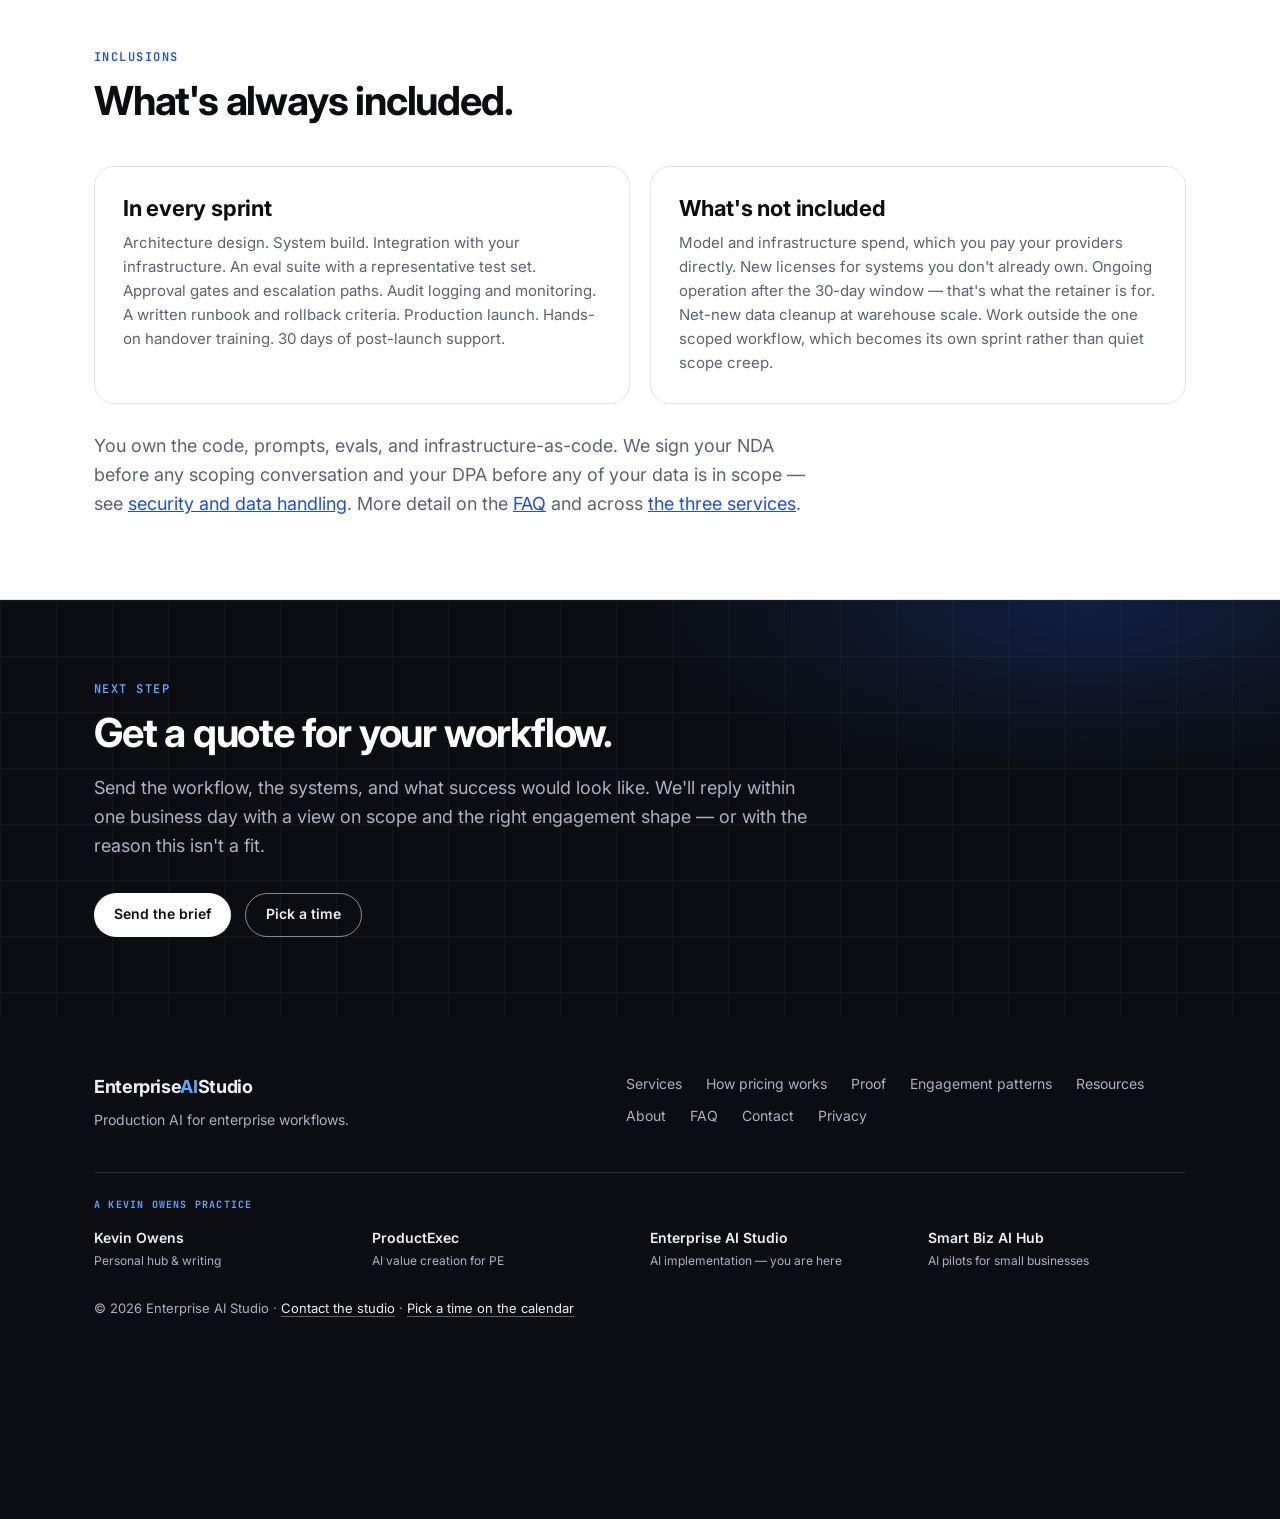
<file: pricing.html>
<!DOCTYPE html>
<html lang="en">
<head>
  <meta charset="UTF-8">
  <meta name="viewport" content="width=device-width, initial-scale=1.0">
  <title>How Pricing Works — Enterprise AI Studio</title>
  <meta name="description" content="How Enterprise AI Studio scopes AI implementation sprints, fractional AI engineering and AI governance: fixed scope, quoted in writing after a discovery call.">
  <meta property="og:title" content="How Pricing Works — Enterprise AI Studio">
  <meta property="og:description" content="How Enterprise AI Studio scopes AI implementation sprints, fractional AI engineering and AI governance: fixed scope, quoted in writing after a discovery call.">
  <meta property="og:site_name" content="Enterprise AI Studio">
  <meta property="og:type" content="website">
  <meta property="og:url" content="https://enterpriseaistudio.com/pricing">
  <meta property="og:image" content="https://enterpriseaistudio.com/og-image.png">
  <meta property="og:image:alt" content="Enterprise AI Studio: production AI implementation for enterprise workflows.">
  <meta property="og:image:width" content="1200">
  <meta property="og:image:height" content="630">
  <meta name="twitter:card" content="summary_large_image">
  <meta name="twitter:title" content="How Pricing Works — Enterprise AI Studio">
  <meta name="twitter:description" content="How Enterprise AI Studio scopes AI implementation sprints, fractional AI engineering and AI governance: fixed scope, quoted in writing after a discovery call.">
  <meta name="twitter:image" content="https://enterpriseaistudio.com/og-image.png">
  <link rel="canonical" href="https://enterpriseaistudio.com/pricing">
  <link rel="icon" href="/favicon.ico" sizes="32x32">
  <link rel="icon" href="/favicon.svg" type="image/svg+xml">
  <link rel="apple-touch-icon" href="/apple-touch-icon.png">
  <!-- Google tag (gtag.js) with Consent Mode v2 — default denied until the visitor chooses -->
  <script>
    window.dataLayer=window.dataLayer||[];function gtag(){dataLayer.push(arguments);}
    gtag('consent','default',{analytics_storage:'denied',ad_storage:'denied',ad_user_data:'denied',ad_personalization:'denied',wait_for_update:500});
    try{if(localStorage.getItem('eas_consent')==='granted'){gtag('consent','update',{analytics_storage:'granted'});}}catch(e){}
  </script>
  <script async src="https://www.googletagmanager.com/gtag/js?id=G-DPS2MFLM6Q"></script>
  <script>gtag('js',new Date());gtag('config','G-DPS2MFLM6Q');</script>
  <script type="module">import{onLCP,onCLS,onINP,onFCP,onTTFB}from'/assets/web-vitals.js';function send(m){if(typeof gtag!=='function')return;gtag('event',m.name,{value:Math.round(m.name==='CLS'?m.value*1000:m.value),metric_id:m.id,metric_value:m.value,metric_delta:m.delta,metric_rating:m.rating,non_interaction:true});}onLCP(send);onCLS(send);onINP(send);onFCP(send);onTTFB(send);</script>
  <link rel="preconnect" href="https://fonts.googleapis.com">
  <link rel="preconnect" href="https://fonts.gstatic.com" crossorigin>
  <link rel="stylesheet" href="https://fonts.googleapis.com/css2?family=Inter:wght@400;500;600;700&family=JetBrains+Mono:wght@400;600&display=swap" media="print" onload="this.media='all'">
  <noscript><link rel="stylesheet" href="https://fonts.googleapis.com/css2?family=Inter:wght@400;500;600;700&family=JetBrains+Mono:wght@400;600&display=swap"></noscript>
  <link rel="stylesheet" href="/assets/site.css?v=20261119">
  <!-- Structured Data: Services -->
  <script type="application/ld+json">
  {
    "@context": "https://schema.org",
    "@graph": [
      {
        "@type": "Service",
        "@id": "https://enterpriseaistudio.com/services/ai-implementation-sprints",
        "name": "AI Implementation Sprints",
        "description": "A single AI system, fully scoped, designed, built, and shipped on a fixed timeline and budget. 4-8 weeks, fixed scope.",
        "provider": { "@type": "Organization", "name": "Enterprise AI Studio" },
        "areaServed": ["United States", "United Kingdom", "European Union"]
      },
      {
        "@type": "Service",
        "@id": "https://enterpriseaistudio.com/services/enterprise-ai-governance",
        "name": "Enterprise AI Governance",
        "description": "AI governance, security, and operating-model readiness. Design policies, audits, and infrastructure. 4-6 weeks, fixed fee.",
        "provider": { "@type": "Organization", "name": "Enterprise AI Studio" },
        "areaServed": ["United States", "United Kingdom", "European Union"]
      },
      {
        "@type": "Service",
        "@id": "https://enterpriseaistudio.com/services/fractional-ai-engineering",
        "name": "Fractional AI Engineering",
        "description": "Dedicated senior AI engineering bandwidth on retainer. Ongoing engagement, 20-80 hours per month.",
        "provider": { "@type": "Organization", "name": "Enterprise AI Studio" },
        "areaServed": ["United States", "United Kingdom", "European Union"]
      }
    ]
  }
  </script>
  <!-- Structured Data: BreadcrumbList -->
  <script type="application/ld+json">
  {
    "@context": "https://schema.org",
    "@type": "BreadcrumbList",
    "itemListElement": [
      { "@type": "ListItem", "position": 1, "name": "Home", "item": "https://enterpriseaistudio.com/" },
      { "@type": "ListItem", "position": 2, "name": "How pricing works", "item": "https://enterpriseaistudio.com/pricing" }
    ]
  }
  </script>
</head>
<body>

<a class="skip-link" href="#main">Skip to content</a>
<div class="consent-bar" id="consent-bar" role="region" aria-label="Analytics consent" hidden>
  <p class="consent-bar-text">We use privacy-friendly analytics to see which pages help. Nothing is set until you choose — see our <a href="/privacy">privacy notice</a>.</p>
  <div class="consent-bar-actions">
    <button type="button" class="btn btn-primary consent-accept" data-consent="granted">Accept analytics</button>
    <button type="button" class="btn btn-ghost consent-decline" data-consent="denied">Decline</button>
  </div>
</div>

<header class="site-header">
  <nav class="nav container" aria-label="Main">
    <a class="logo" href="/">Enterprise<span>AI</span>Studio</a>
    <a class="btn-nav-mobile" href="/contact">Contact</a>
    <button class="nav-toggle" type="button" aria-expanded="false" aria-controls="site-menu">
      <span class="visually-hidden">Menu</span>
      <span class="bar" aria-hidden="true"></span>
      <span class="bar" aria-hidden="true"></span>
      <span class="bar" aria-hidden="true"></span>
    </button>
    <ul class="nav-links" id="site-menu">
      <li><a href="/services">Services</a></li>
      <li><a href="/pricing" aria-current="page">How pricing works</a></li>
      <li><a href="/proof">Proof</a></li>
      <li><a href="/case-studies">Engagement patterns</a></li>
      <li><a href="/resources">Resources</a></li>
      <li><a href="/about">About</a></li>
      <li><a href="/contact" class="btn-nav">Contact the studio</a></li>
    </ul>
  </nav>
</header>

<main id="main">

<section class="hero" style="padding-bottom: 72px;">
  <div class="container">
    <p class="eyebrow">How pricing works</p>
    <h1>How pricing works.</h1>
    <p class="lede">Every engagement is a fixed scope or a fixed number of hours, and you see the price in writing before anything starts. It begins with a free 30-minute call, so you know whether the work is the right shape before you spend a week on it.</p>
    <div class="cta-row">
      <a class="btn btn-primary" href="/contact#form">Send the brief</a>
      <a class="btn btn-ghost" data-booking-link href="/contact#form">Request a time</a>
    </div>
  </div>
</section>

<section id="bands" class="band">
  <div class="container">
    <p class="section-eyebrow">Three engagement shapes</p>
    <h2 class="section-headline">Three ways to work with us.</h2>
    <div class="grid-3">
      <article class="card card-hover">
        <p class="card-sub">4–8 weeks · fixed scope</p>
        <h3>AI Implementation Sprint</h3>
        <p class="price-band">Fixed price per sprint</p>
        <p>One workflow, fully scoped, built, and shipped to production on a fixed timeline, at a price set in the written scope document. Architecture, build, integration, evals, launch, runbooks, and 30 days of post-launch support.</p>
        <a class="card-link" href="/services/ai-implementation-sprints">See the sprint</a>
      </article>
      <article class="card card-hover">
        <p class="card-sub">4–6 weeks · fixed fee</p>
        <h3>Enterprise AI Governance</h3>
        <p class="price-band">Fixed fee per program</p>
        <p>Policy framework, risk register, eval infrastructure, vendor evaluation matrix, operations manual, and the executive briefing that gets AI work through security review.</p>
        <a class="card-link" href="/services/enterprise-ai-governance">See governance</a>
      </article>
      <article class="card card-hover">
        <p class="card-sub">Ongoing · 20–80 hrs / month</p>
        <h3>Fractional AI Engineering</h3>
        <p class="price-band">Monthly, sized by hours</p>
        <p>Senior AI engineering bandwidth on retainer: new builds, optimization, monthly evals, quarterly reviews, and on-call coverage for production issues.</p>
        <a class="card-link" href="/services/fractional-ai-engineering">See the retainer</a>
      </article>
    </div>
  </div>
</section>

<section id="how-quoted">
  <div class="container">
    <p class="section-eyebrow">From first call to quote</p>
    <h2 class="section-headline">How you get a price.</h2>
    <div class="grid-3">
      <div class="process-step">
        <p class="num">01</p>
        <h3>Discovery call (free, 30 min)</h3>
        <p>We map the workflow, the systems, and what success would look like — and tell you plainly if a fixed-scope build isn't the right shape.</p>
      </div>
      <div class="process-step">
        <p class="num">02</p>
        <h3>Scoping (free, 1 week)</h3>
        <p>For a sprint, a written scope document: architecture, milestones, team, and a fixed price. It's yours whether or not you go ahead.</p>
      </div>
      <div class="process-step">
        <p class="num">03</p>
        <h3>Price in writing, then kickoff</h3>
        <p>The price in the scope document is the price on the invoice. Governance programs and retainers are quoted the same way, after the discovery call.</p>
      </div>
    </div>
  </div>
</section>

<section id="what-moves-it" class="band">
  <div class="container">
    <p class="section-eyebrow">What shapes a sprint</p>
    <h2 class="section-headline">What shapes the scope of a sprint.</h2>
    <p class="section-body">A sprint is one workflow either way. The difference between a simple sprint and a complex one is complexity, not padding. These six factors account for nearly all of it.</p>
    <div class="grid-3">
      <article class="card">
        <h3>Number of systems integrated</h3>
        <p>One well-documented API sits at the simple end. A CRM, a ticketing system, a data warehouse, and a legacy ERP with no sandbox sit at the complex end.</p>
      </article>
      <article class="card">
        <h3>Data readiness</h3>
        <p>Clean, permissioned, retrievable content is quick to work with. Scattered documents with no access model, no ground truth, and no owner means we build that first.</p>
      </article>
      <article class="card">
        <h3>Regulated or customer-facing surface</h3>
        <p>Internal drafting tools carry less burden than anything touching customers, money, health, or legal — those need tighter controls and heavier review.</p>
      </article>
      <article class="card">
        <h3>Eval depth required</h3>
        <p>A representative eval set with a handful of dimensions is one level of effort. Adversarial cases, per-release regression gates, and human-rated judgment sets are another.</p>
      </article>
      <article class="card">
        <h3>Approval gates and reviewers</h3>
        <p>Each human gate is a workflow of its own: queues, routing, escalation, SLAs, and an audit trail that survives inspection. More reviewers, more surface.</p>
      </article>
      <article class="card">
        <h3>Change-management load</h3>
        <p>Five power users who want the tool need little. Two hundred people across three time zones who did not ask for it means training, rollout, and support design.</p>
      </article>
    </div>
    <p class="section-body" style="margin-top:28px;">We price at the end of scoping, not before it. Significant scope changes are handled through change orders that adjust timeline, price, or both — agreed in writing before the work changes.</p>
  </div>
</section>

<section id="retainers">
  <div class="container">
    <p class="section-eyebrow">Retainers</p>
    <h2 class="section-headline">Retainers are sized by hours.</h2>
    <p class="section-body">You choose a monthly allocation and can flex it with two weeks' notice. Unused hours roll forward for up to two months, and on-call time comes out of the same allocation.</p>
    <div class="grid-2">
      <article class="card card-sm">
        <h3>20 hours / month</h3>
        <p>Light maintenance, evals, one or two small features per month.</p>
      </article>
      <article class="card card-sm">
        <h3>40 hours / month</h3>
        <p>Standard engagement. New feature development, evals, production support.</p>
      </article>
      <article class="card card-sm">
        <h3>60 hours / month</h3>
        <p>Accelerated roadmap. Multiple projects in parallel, deeper optimization work.</p>
      </article>
      <article class="card card-sm">
        <h3>80 hours / month</h3>
        <p>Roughly half-time senior capacity. Several systems or projects in flight at once.</p>
      </article>
    </div>
  </div>
</section>

<section id="included" class="band">
  <div class="container">
    <p class="section-eyebrow">Inclusions</p>
    <h2 class="section-headline">What's always included.</h2>
    <div class="grid-2">
      <article class="card">
        <h3>In every sprint</h3>
        <p>Architecture design. System build. Integration with your infrastructure. An eval suite with a representative test set. Approval gates and escalation paths. Audit logging and monitoring. A written runbook and rollback criteria. Production launch. Hands-on handover training. 30 days of post-launch support.</p>
      </article>
      <article class="card">
        <h3>What's not included</h3>
        <p>Model and infrastructure spend, which you pay your providers directly. New licenses for systems you don't already own. Ongoing operation after the 30-day window — that's what the retainer is for. Net-new data cleanup at warehouse scale. Work outside the one scoped workflow, which becomes its own sprint rather than quiet scope creep.</p>
      </article>
    </div>
    <p class="section-body" style="margin-top:28px;">You own the code, prompts, evals, and infrastructure-as-code. We sign your NDA before any scoping conversation and your DPA before any of your data is in scope — see <a href="/#security">security and data handling</a>. More detail on the <a href="/faq">FAQ</a> and across <a href="/services">the three services</a>.</p>
  </div>
</section>

<section id="pricing-cta" class="navy-band">
  <div class="container">
    <p class="section-eyebrow">Next step</p>
    <h2 class="section-headline">Get a quote for your workflow.</h2>
    <p class="section-body">Send the workflow, the systems, and what success would look like. We'll reply within one business day with a view on scope and the right engagement shape — or with the reason this isn't a fit.</p>
    <div class="cta-row" style="margin-top:32px;">
      <a class="btn btn-on-navy" href="/contact#form">Send the brief</a>
      <a class="btn btn-ghost" data-booking-link href="/contact#form">Request a time</a>
    </div>
  </div>
</section>
</main>

<footer class="site-footer">
  <div class="container">
    <div class="footer-content">
      <div>
        <a class="logo" href="/">Enterprise<span>AI</span>Studio</a>
        <p class="footer-tagline-line">Production AI for enterprise workflows.</p>
      </div>
      <nav class="footer-links" aria-label="Footer">
        <a href="/services">Services</a>
        <a href="/pricing">How pricing works</a>
        <a href="/proof">Proof</a>
        <a href="/case-studies">Engagement patterns</a>
        <a href="/resources">Resources</a>
        <a href="/about">About</a>
        <a href="/faq">FAQ</a>
        <a href="/contact">Contact</a>
        <a href="/privacy">Privacy</a>
        <button type="button" class="footer-link-button" data-consent-open hidden>Cookie settings</button>
      </nav>
    </div>
    <div class="family-strip">
      <span class="family-eyebrow">A KEVIN OWENS PRACTICE</span>
      <ul>
        <li><a href="https://kevinowens.com">Kevin Owens</a><span>Personal hub &amp; writing</span></li>
        <li><a href="https://productexec.co">ProductExec</a><span>AI value creation for PE</span></li>
        <li><span class="here">Enterprise AI Studio</span><span>AI implementation — you are here</span></li>
        <li><a href="https://smartbizaihub.com">Smart Biz AI Hub</a><span>AI pilots for small businesses</span></li>
      </ul>
    </div>
    <p class="footer-meta">© 2026 Enterprise AI Studio · <a href="/contact#form">Contact the studio</a> · <a href="https://calendar.app.google/U4e4ETunoZaib7im8" target="_blank" rel="noopener">Pick a time on the calendar</a></p>
  </div>
</footer>


<script src="/assets/site.js?v=20261119" defer></script>
</body>
</html>
</file>
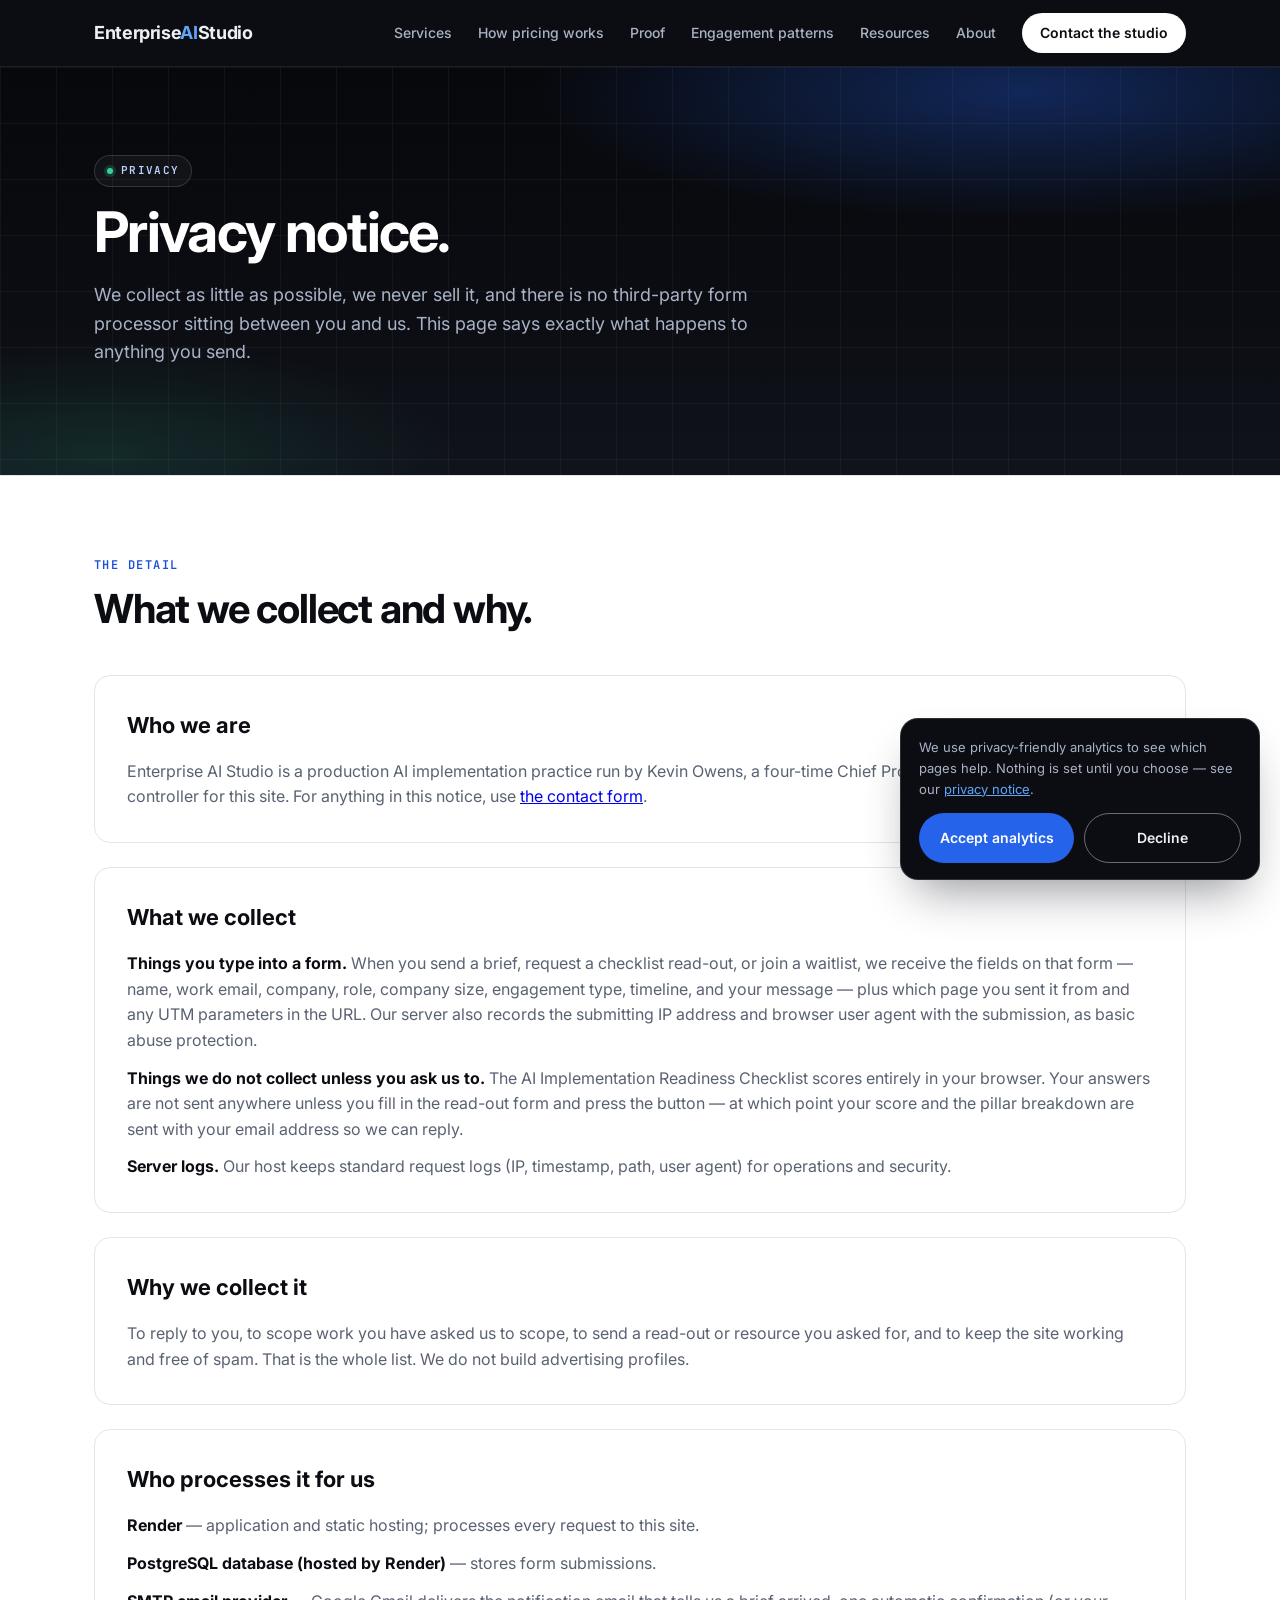
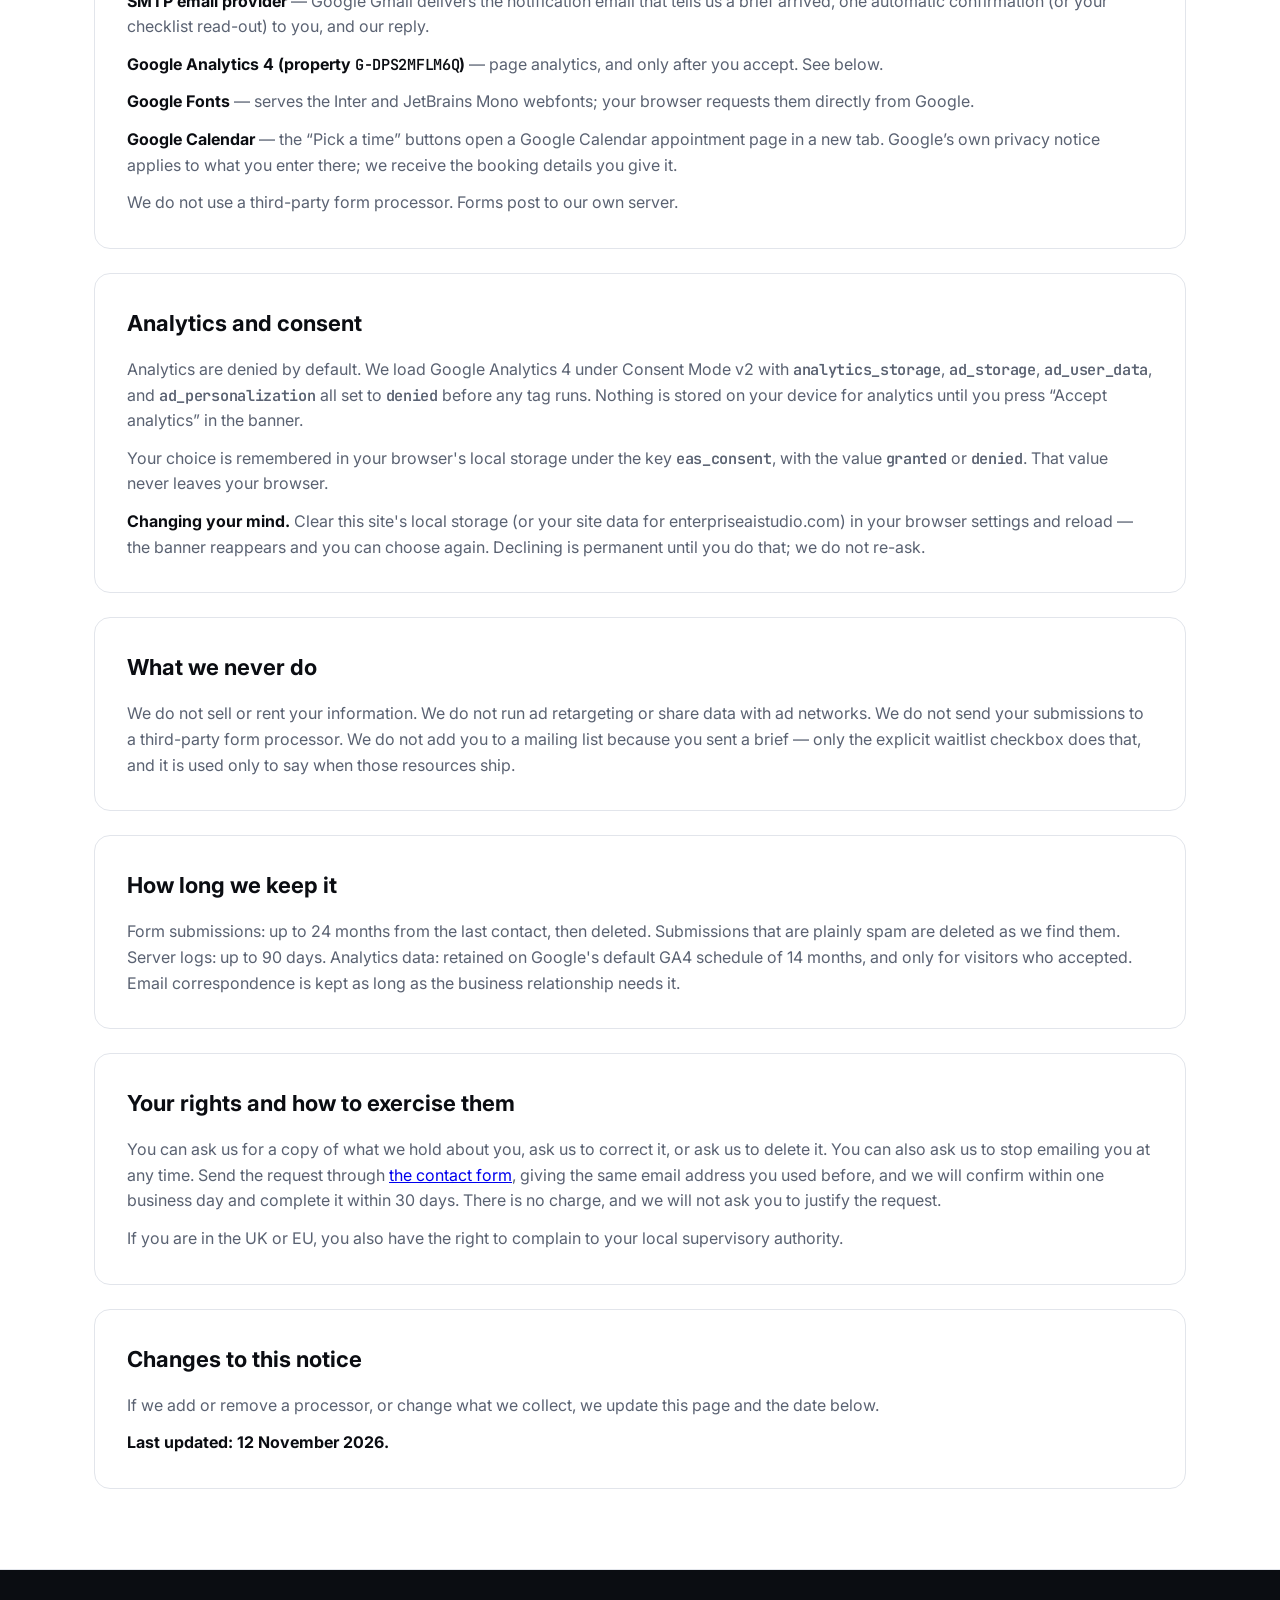
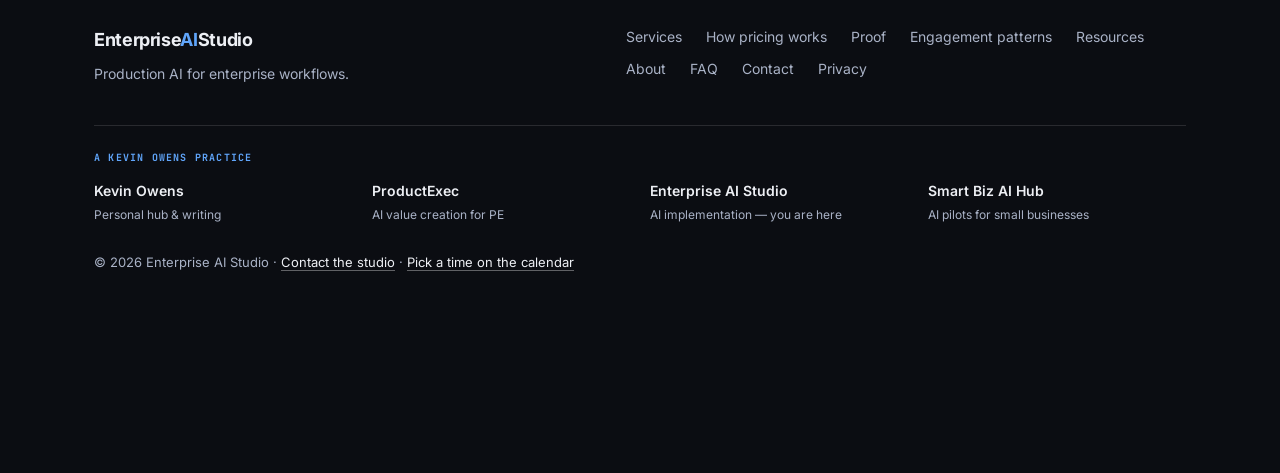
<file: privacy.html>
<!DOCTYPE html>
<html lang="en">
<head>
  <meta charset="UTF-8">
  <meta name="viewport" content="width=device-width, initial-scale=1.0">
  <title>Privacy Notice — Enterprise AI Studio</title>
  <meta name="description" content="How Enterprise AI Studio handles the information you send us: contact form submissions, analytics with consent, and how to ask us to delete your data.">
  <meta property="og:title" content="Privacy Notice — Enterprise AI Studio">
  <meta property="og:description" content="How Enterprise AI Studio handles the information you send us: contact form submissions, analytics with consent, and how to ask us to delete your data.">
  <meta property="og:site_name" content="Enterprise AI Studio">
  <meta property="og:type" content="website">
  <meta property="og:url" content="https://enterpriseaistudio.com/privacy">
  <meta property="og:image" content="https://enterpriseaistudio.com/og-image.png">
  <meta property="og:image:alt" content="Enterprise AI Studio: production AI implementation for enterprise workflows.">
  <meta property="og:image:width" content="1200">
  <meta property="og:image:height" content="630">
  <meta name="twitter:card" content="summary_large_image">
  <meta name="twitter:title" content="Privacy Notice — Enterprise AI Studio">
  <meta name="twitter:description" content="How Enterprise AI Studio handles the information you send us: contact form submissions, analytics with consent, and how to ask us to delete your data.">
  <meta name="twitter:image" content="https://enterpriseaistudio.com/og-image.png">
  <link rel="canonical" href="https://enterpriseaistudio.com/privacy">
  <link rel="icon" href="/favicon.ico" sizes="32x32">
  <link rel="icon" href="/favicon.svg" type="image/svg+xml">
  <link rel="apple-touch-icon" href="/apple-touch-icon.png">
  <!-- Google tag (gtag.js) with Consent Mode v2 — default denied until the visitor chooses -->
  <script>
    window.dataLayer=window.dataLayer||[];function gtag(){dataLayer.push(arguments);}
    gtag('consent','default',{analytics_storage:'denied',ad_storage:'denied',ad_user_data:'denied',ad_personalization:'denied',wait_for_update:500});
    try{if(localStorage.getItem('eas_consent')==='granted'){gtag('consent','update',{analytics_storage:'granted'});}}catch(e){}
  </script>
  <script async src="https://www.googletagmanager.com/gtag/js?id=G-DPS2MFLM6Q"></script>
  <script>gtag('js',new Date());gtag('config','G-DPS2MFLM6Q');</script>
  <script type="module">import{onLCP,onCLS,onINP,onFCP,onTTFB}from'/assets/web-vitals.js';function send(m){if(typeof gtag!=='function')return;gtag('event',m.name,{value:Math.round(m.name==='CLS'?m.value*1000:m.value),metric_id:m.id,metric_value:m.value,metric_delta:m.delta,metric_rating:m.rating,non_interaction:true});}onLCP(send);onCLS(send);onINP(send);onFCP(send);onTTFB(send);</script>
  <link rel="preconnect" href="https://fonts.googleapis.com">
  <link rel="preconnect" href="https://fonts.gstatic.com" crossorigin>
  <link rel="stylesheet" href="https://fonts.googleapis.com/css2?family=Inter:wght@400;500;600;700&family=JetBrains+Mono:wght@400;600&display=swap" media="print" onload="this.media='all'">
  <noscript><link rel="stylesheet" href="https://fonts.googleapis.com/css2?family=Inter:wght@400;500;600;700&family=JetBrains+Mono:wght@400;600&display=swap"></noscript>
  <link rel="stylesheet" href="/assets/site.css?v=20261119">
  <!-- Structured Data: BreadcrumbList -->
  <script type="application/ld+json">
  {
    "@context": "https://schema.org",
    "@type": "BreadcrumbList",
    "itemListElement": [
      { "@type": "ListItem", "position": 1, "name": "Home", "item": "https://enterpriseaistudio.com/" },
      { "@type": "ListItem", "position": 2, "name": "Privacy Notice", "item": "https://enterpriseaistudio.com/privacy" }
    ]
  }
  </script>
</head>
<body>

<a class="skip-link" href="#main">Skip to content</a>
<div class="consent-bar" id="consent-bar" role="region" aria-label="Analytics consent" hidden>
  <p class="consent-bar-text">We use privacy-friendly analytics to see which pages help. Nothing is set until you choose — see our <a href="/privacy">privacy notice</a>.</p>
  <div class="consent-bar-actions">
    <button type="button" class="btn btn-primary consent-accept" data-consent="granted">Accept analytics</button>
    <button type="button" class="btn btn-ghost consent-decline" data-consent="denied">Decline</button>
  </div>
</div>

<header class="site-header">
  <nav class="nav container" aria-label="Main">
    <a class="logo" href="/">Enterprise<span>AI</span>Studio</a>
    <a class="btn-nav-mobile" href="/contact">Contact</a>
    <button class="nav-toggle" type="button" aria-expanded="false" aria-controls="site-menu">
      <span class="visually-hidden">Menu</span>
      <span class="bar" aria-hidden="true"></span>
      <span class="bar" aria-hidden="true"></span>
      <span class="bar" aria-hidden="true"></span>
    </button>
    <ul class="nav-links" id="site-menu">
      <li><a href="/services">Services</a></li>
      <li><a href="/pricing">How pricing works</a></li>
      <li><a href="/proof">Proof</a></li>
      <li><a href="/case-studies">Engagement patterns</a></li>
      <li><a href="/resources">Resources</a></li>
      <li><a href="/about">About</a></li>
      <li><a href="/contact" class="btn-nav">Contact the studio</a></li>
    </ul>
  </nav>
</header>

<main id="main">

<section class="hero" style="padding-bottom: 72px;">
  <div class="container">
    <p class="eyebrow">Privacy</p>
    <h1>Privacy notice.</h1>
    <p class="lede">We collect as little as possible, we never sell it, and there is no third-party form processor sitting between you and us. This page says exactly what happens to anything you send.</p>
  </div>
</section>

<section id="privacy-detail" class="band">
  <div class="container">
    <p class="section-eyebrow">The detail</p>
    <h2 class="section-headline">What we collect and why.</h2>

    <div class="detail-section">
      <h3>Who we are</h3>
      <p>Enterprise AI Studio is a production AI implementation practice run by Kevin Owens, a four-time Chief Product Officer. We are the data controller for this site. For anything in this notice, use <a href="/contact#form">the contact form</a>.</p>
    </div>

    <div class="detail-section">
      <h3>What we collect</h3>
      <p><strong>Things you type into a form.</strong> When you send a brief, request a checklist read-out, or join a waitlist, we receive the fields on that form — name, work email, company, role, company size, engagement type, timeline, and your message — plus which page you sent it from and any UTM parameters in the URL. Our server also records the submitting IP address and browser user agent with the submission, as basic abuse protection.</p>
      <p><strong>Things we do not collect unless you ask us to.</strong> The AI Implementation Readiness Checklist scores entirely in your browser. Your answers are not sent anywhere unless you fill in the read-out form and press the button — at which point your score and the pillar breakdown are sent with your email address so we can reply.</p>
      <p><strong>Server logs.</strong> Our host keeps standard request logs (IP, timestamp, path, user agent) for operations and security.</p>
    </div>

    <div class="detail-section">
      <h3>Why we collect it</h3>
      <p>To reply to you, to scope work you have asked us to scope, to send a read-out or resource you asked for, and to keep the site working and free of spam. That is the whole list. We do not build advertising profiles.</p>
    </div>

    <div class="detail-section">
      <h3>Who processes it for us</h3>
      <p><strong>Render</strong> — application and static hosting; processes every request to this site.</p>
      <p><strong>PostgreSQL database (hosted by Render)</strong> — stores form submissions.</p>
      <p><strong>SMTP email provider</strong> — Google Gmail delivers the notification email that tells us a brief arrived, one automatic confirmation (or your checklist read-out) to you, and our reply.</p>
      <p><strong>Google Analytics 4 (property <span class="price-band">G-DPS2MFLM6Q</span>)</strong> — page analytics, and only after you accept. See below.</p>
      <p><strong>Google Fonts</strong> — serves the Inter and JetBrains Mono webfonts; your browser requests them directly from Google.</p>
      <p><strong>Google Calendar</strong> — the “Pick a time” buttons open a Google Calendar appointment page in a new tab. Google’s own privacy notice applies to what you enter there; we receive the booking details you give it.</p>
      <p>We do not use a third-party form processor. Forms post to our own server.</p>
    </div>

    <div class="detail-section">
      <h3>Analytics and consent</h3>
      <p>Analytics are denied by default. We load Google Analytics 4 under Consent Mode v2 with <span class="price-band">analytics_storage</span>, <span class="price-band">ad_storage</span>, <span class="price-band">ad_user_data</span>, and <span class="price-band">ad_personalization</span> all set to <span class="price-band">denied</span> before any tag runs. Nothing is stored on your device for analytics until you press “Accept analytics” in the banner.</p>
      <p>Your choice is remembered in your browser's local storage under the key <span class="price-band">eas_consent</span>, with the value <span class="price-band">granted</span> or <span class="price-band">denied</span>. That value never leaves your browser.</p>
      <p><strong>Changing your mind.</strong> Clear this site's local storage (or your site data for enterpriseaistudio.com) in your browser settings and reload — the banner reappears and you can choose again. Declining is permanent until you do that; we do not re-ask.</p>
    </div>

    <div class="detail-section">
      <h3>What we never do</h3>
      <p>We do not sell or rent your information. We do not run ad retargeting or share data with ad networks. We do not send your submissions to a third-party form processor. We do not add you to a mailing list because you sent a brief — only the explicit waitlist checkbox does that, and it is used only to say when those resources ship.</p>
    </div>

    <div class="detail-section">
      <h3>How long we keep it</h3>
      <p>Form submissions: up to 24 months from the last contact, then deleted. Submissions that are plainly spam are deleted as we find them. Server logs: up to 90 days. Analytics data: retained on Google's default GA4 schedule of 14 months, and only for visitors who accepted. Email correspondence is kept as long as the business relationship needs it.</p>
    </div>

    <div class="detail-section">
      <h3>Your rights and how to exercise them</h3>
      <p>You can ask us for a copy of what we hold about you, ask us to correct it, or ask us to delete it. You can also ask us to stop emailing you at any time. Send the request through <a href="/contact#form">the contact form</a>, giving the same email address you used before, and we will confirm within one business day and complete it within 30 days. There is no charge, and we will not ask you to justify the request.</p>
      <p>If you are in the UK or EU, you also have the right to complain to your local supervisory authority.</p>
    </div>

    <div class="detail-section">
      <h3>Changes to this notice</h3>
      <p>If we add or remove a processor, or change what we collect, we update this page and the date below.</p>
      <p><strong>Last updated: 12 November 2026.</strong></p>
    </div>
  </div>
</section>
</main>

<footer class="site-footer">
  <div class="container">
    <div class="footer-content">
      <div>
        <a class="logo" href="/">Enterprise<span>AI</span>Studio</a>
        <p class="footer-tagline-line">Production AI for enterprise workflows.</p>
      </div>
      <nav class="footer-links" aria-label="Footer">
        <a href="/services">Services</a>
        <a href="/pricing">How pricing works</a>
        <a href="/proof">Proof</a>
        <a href="/case-studies">Engagement patterns</a>
        <a href="/resources">Resources</a>
        <a href="/about">About</a>
        <a href="/faq">FAQ</a>
        <a href="/contact">Contact</a>
        <a href="/privacy">Privacy</a>
        <button type="button" class="footer-link-button" data-consent-open hidden>Cookie settings</button>
      </nav>
    </div>
    <div class="family-strip">
      <span class="family-eyebrow">A KEVIN OWENS PRACTICE</span>
      <ul>
        <li><a href="https://kevinowens.com">Kevin Owens</a><span>Personal hub &amp; writing</span></li>
        <li><a href="https://productexec.co">ProductExec</a><span>AI value creation for PE</span></li>
        <li><span class="here">Enterprise AI Studio</span><span>AI implementation — you are here</span></li>
        <li><a href="https://smartbizaihub.com">Smart Biz AI Hub</a><span>AI pilots for small businesses</span></li>
      </ul>
    </div>
    <p class="footer-meta">© 2026 Enterprise AI Studio · <a href="/contact#form">Contact the studio</a> · <a href="https://calendar.app.google/U4e4ETunoZaib7im8" target="_blank" rel="noopener">Pick a time on the calendar</a></p>
  </div>
</footer>


<script src="/assets/site.js?v=20261119" defer></script>
</body>
</html>
</file>
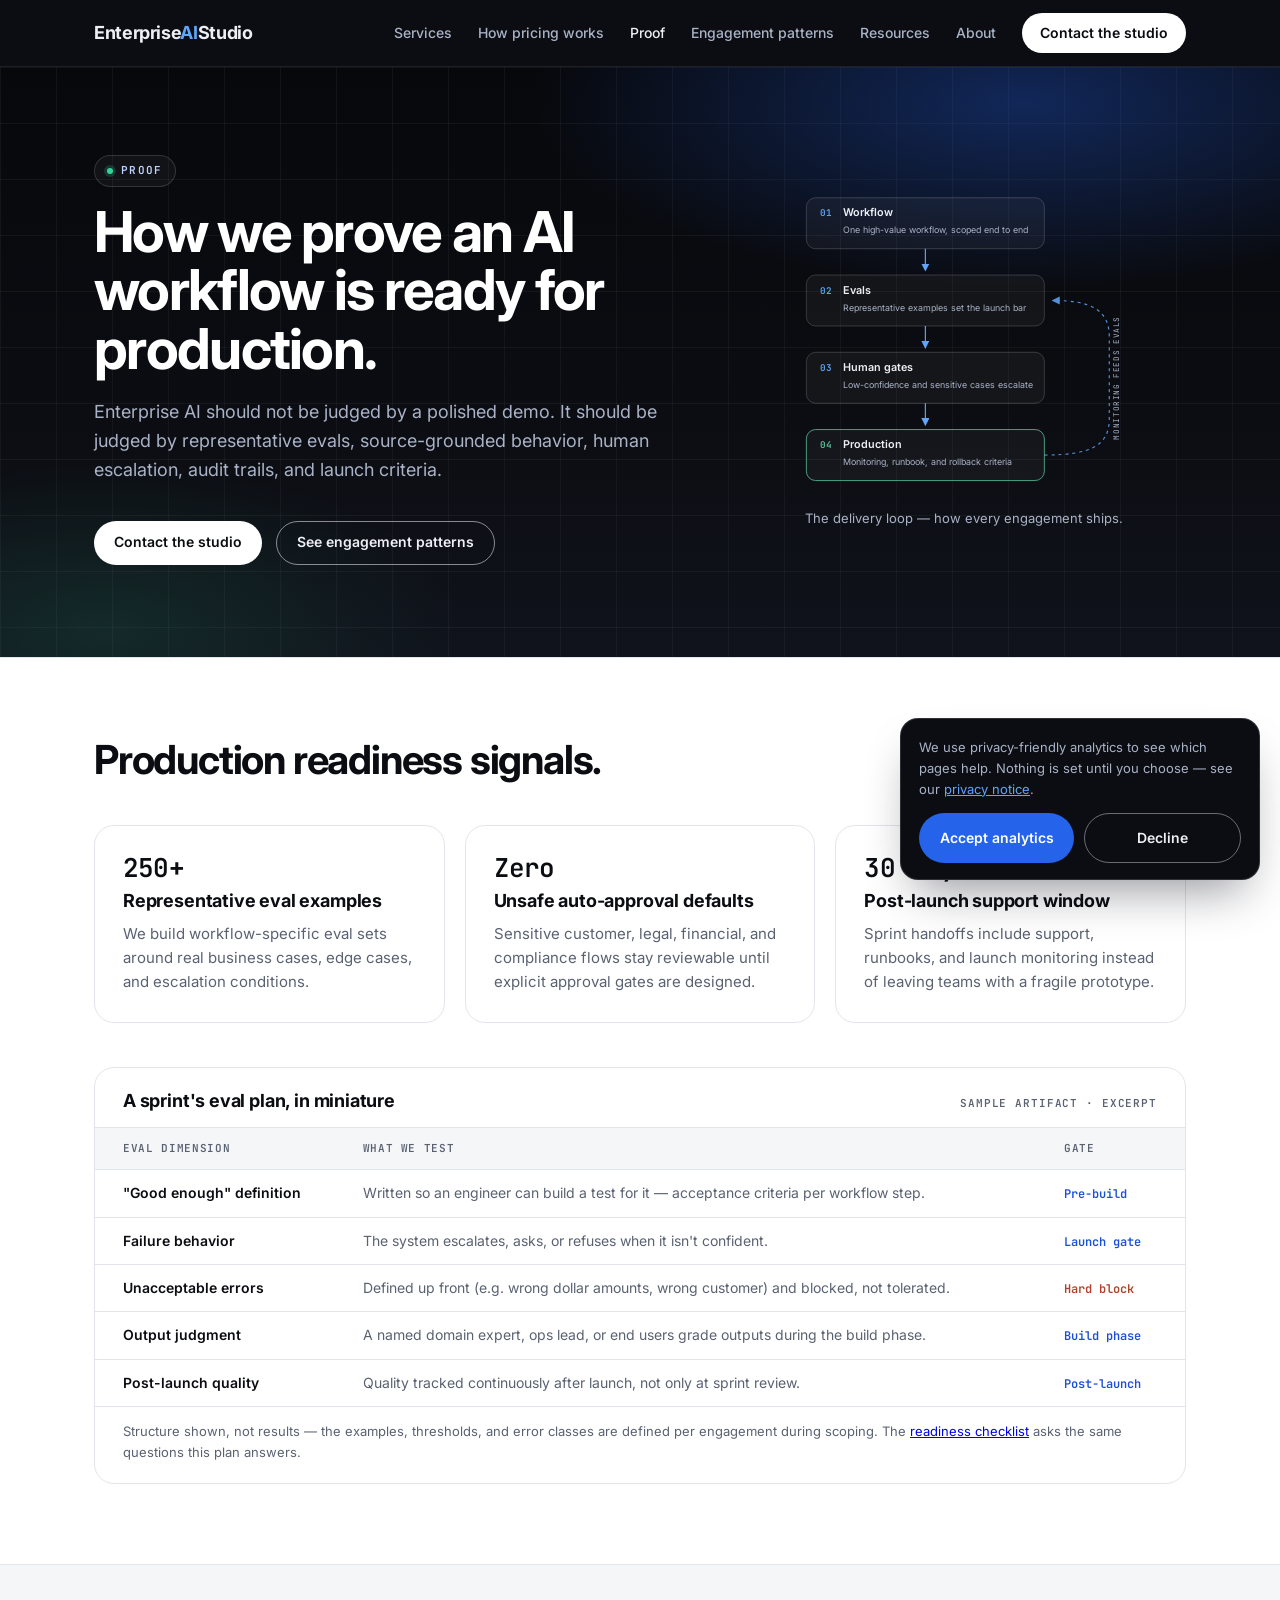
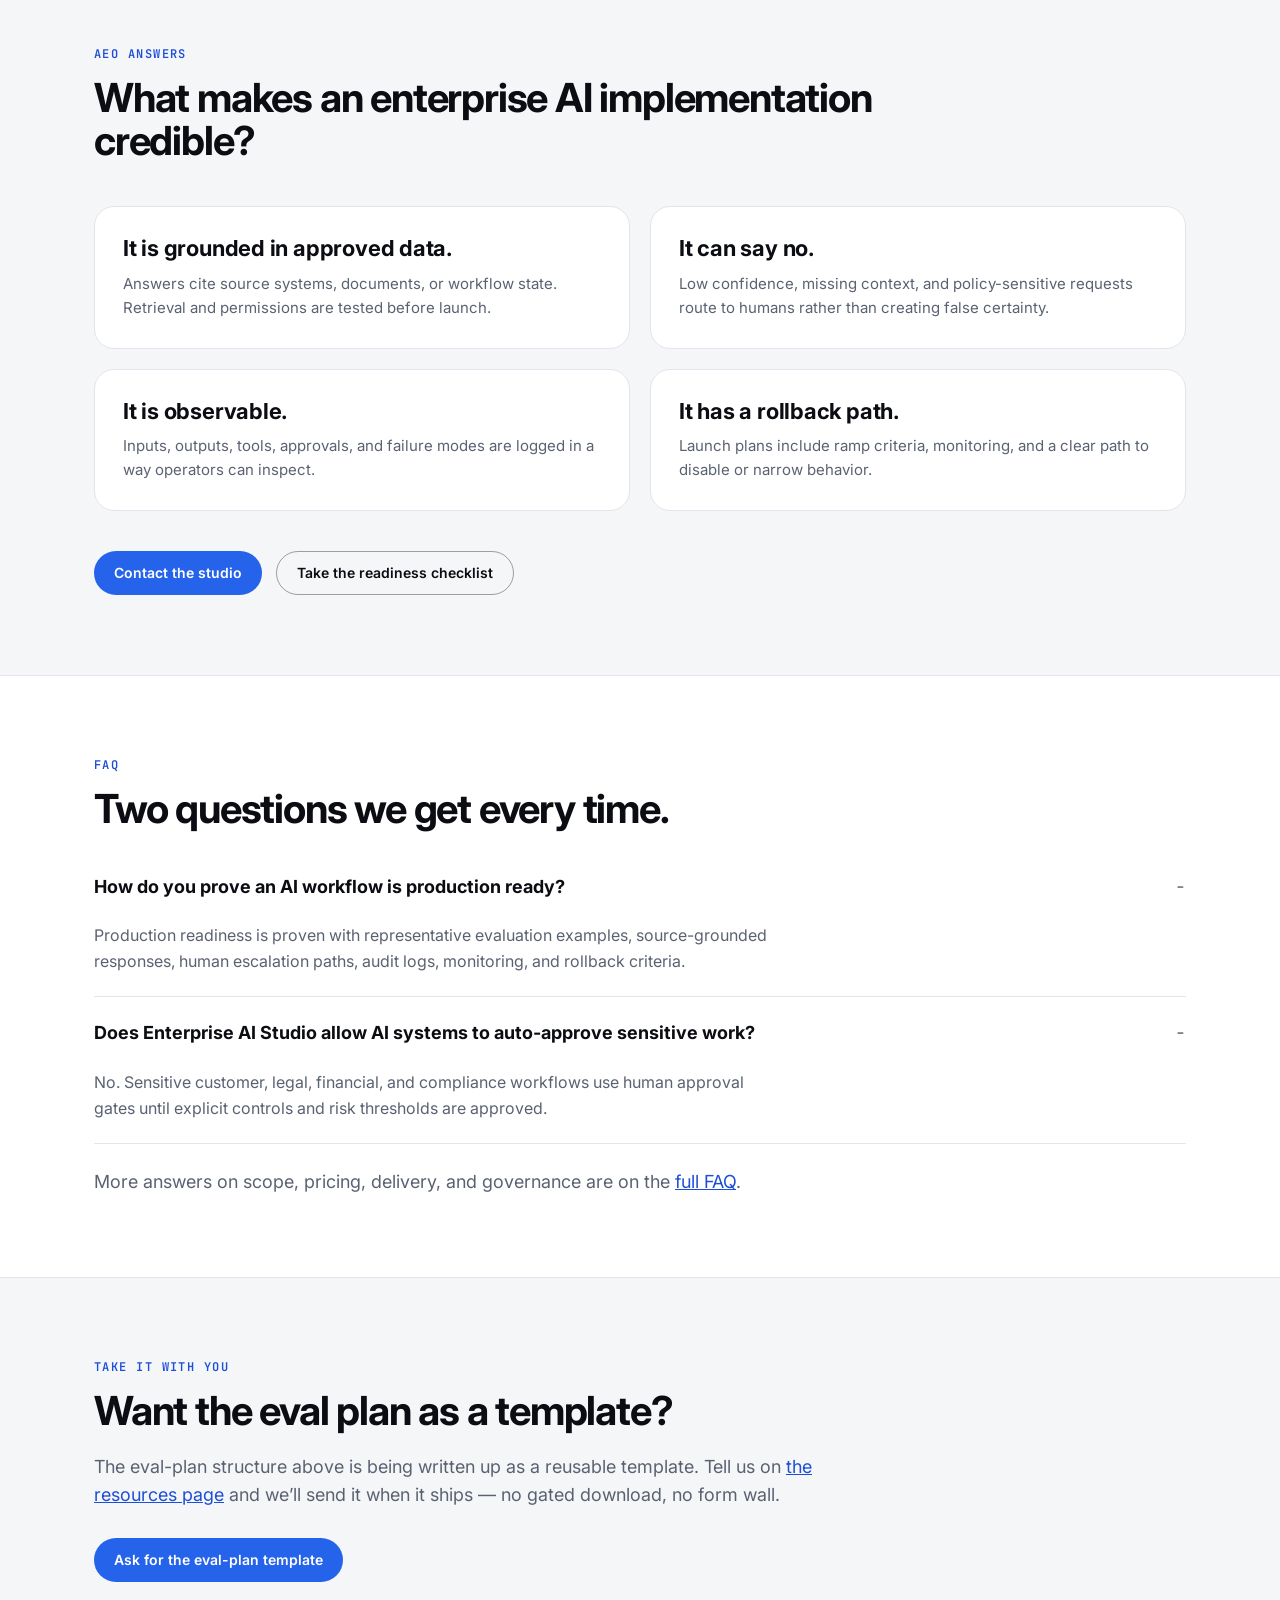
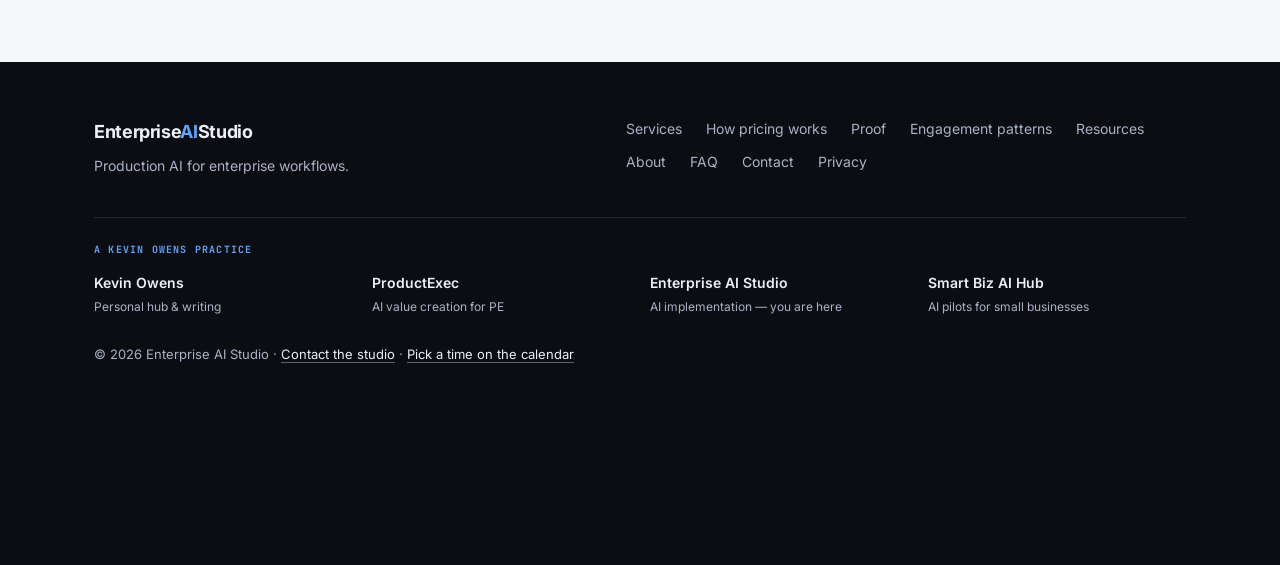
<file: proof.html>
<!DOCTYPE html>
<html lang="en">
<head>
  <meta charset="UTF-8">
  <meta name="viewport" content="width=device-width, initial-scale=1.0">
  <title>Proof &amp; Production Readiness — Enterprise AI Studio</title>
  <meta name="description" content="How Enterprise AI Studio proves AI workflows are production ready with evals, auditability, escalation, monitoring, and launch criteria.">
  <meta property="og:title" content="Proof &amp; Production Readiness — Enterprise AI Studio">
  <meta property="og:description" content="How Enterprise AI Studio proves AI workflows are production ready with evals, auditability, escalation, monitoring, and launch criteria.">
  <meta property="og:site_name" content="Enterprise AI Studio">
  <meta property="og:type" content="website">
  <meta property="og:url" content="https://enterpriseaistudio.com/proof">
  <meta property="og:image" content="https://enterpriseaistudio.com/og-image.png">
  <meta property="og:image:alt" content="Enterprise AI Studio: production AI implementation for enterprise workflows.">
  <meta property="og:image:width" content="1200">
  <meta property="og:image:height" content="630">
  <meta name="twitter:card" content="summary_large_image">
  <meta name="twitter:title" content="Proof &amp; Production Readiness — Enterprise AI Studio">
  <meta name="twitter:description" content="How Enterprise AI Studio proves AI workflows are production ready with evals, auditability, escalation, monitoring, and launch criteria.">
  <meta name="twitter:image" content="https://enterpriseaistudio.com/og-image.png">
  <link rel="canonical" href="https://enterpriseaistudio.com/proof">
  <link rel="icon" href="/favicon.ico" sizes="32x32">
  <link rel="icon" href="/favicon.svg" type="image/svg+xml">
  <link rel="apple-touch-icon" href="/apple-touch-icon.png">
  <!-- Google tag (gtag.js) with Consent Mode v2 — default denied until the visitor chooses -->
  <script>
    window.dataLayer=window.dataLayer||[];function gtag(){dataLayer.push(arguments);}
    gtag('consent','default',{analytics_storage:'denied',ad_storage:'denied',ad_user_data:'denied',ad_personalization:'denied',wait_for_update:500});
    try{if(localStorage.getItem('eas_consent')==='granted'){gtag('consent','update',{analytics_storage:'granted'});}}catch(e){}
  </script>
  <script async src="https://www.googletagmanager.com/gtag/js?id=G-DPS2MFLM6Q"></script>
  <script>gtag('js',new Date());gtag('config','G-DPS2MFLM6Q');</script>
  <script type="module">import{onLCP,onCLS,onINP,onFCP,onTTFB}from'/assets/web-vitals.js';function send(m){if(typeof gtag!=='function')return;gtag('event',m.name,{value:Math.round(m.name==='CLS'?m.value*1000:m.value),metric_id:m.id,metric_value:m.value,metric_delta:m.delta,metric_rating:m.rating,non_interaction:true});}onLCP(send);onCLS(send);onINP(send);onFCP(send);onTTFB(send);</script>
  <link rel="preconnect" href="https://fonts.googleapis.com">
  <link rel="preconnect" href="https://fonts.gstatic.com" crossorigin>
  <link rel="stylesheet" href="https://fonts.googleapis.com/css2?family=Inter:wght@400;500;600;700&family=JetBrains+Mono:wght@400;600&display=swap" media="print" onload="this.media='all'">
  <noscript><link rel="stylesheet" href="https://fonts.googleapis.com/css2?family=Inter:wght@400;500;600;700&family=JetBrains+Mono:wght@400;600&display=swap"></noscript>
  <link rel="stylesheet" href="/assets/site.css?v=20261119">
  <script type="application/ld+json">{"@context":"https://schema.org","@type":"FAQPage","mainEntity":[{"@type":"Question","name":"How do you prove an AI workflow is production ready?","acceptedAnswer":{"@type":"Answer","text":"Production readiness is proven with representative evaluation examples, source-grounded responses, human escalation paths, audit logs, monitoring, and rollback criteria."}},{"@type":"Question","name":"Does Enterprise AI Studio allow AI systems to auto-approve sensitive work?","acceptedAnswer":{"@type":"Answer","text":"No. Sensitive customer, legal, financial, and compliance workflows use human approval gates until explicit controls and risk thresholds are approved."}}]}</script>
</head>
<body>

<a class="skip-link" href="#main">Skip to content</a>
<div class="consent-bar" id="consent-bar" role="region" aria-label="Analytics consent" hidden>
  <p class="consent-bar-text">We use privacy-friendly analytics to see which pages help. Nothing is set until you choose — see our <a href="/privacy">privacy notice</a>.</p>
  <div class="consent-bar-actions">
    <button type="button" class="btn btn-primary consent-accept" data-consent="granted">Accept analytics</button>
    <button type="button" class="btn btn-ghost consent-decline" data-consent="denied">Decline</button>
  </div>
</div>

<header class="site-header">
  <nav class="nav container" aria-label="Main">
    <a class="logo" href="/">Enterprise<span>AI</span>Studio</a>
    <a class="btn-nav-mobile" href="/contact">Contact</a>
    <button class="nav-toggle" type="button" aria-expanded="false" aria-controls="site-menu">
      <span class="visually-hidden">Menu</span>
      <span class="bar" aria-hidden="true"></span>
      <span class="bar" aria-hidden="true"></span>
      <span class="bar" aria-hidden="true"></span>
    </button>
    <ul class="nav-links" id="site-menu">
      <li><a href="/services">Services</a></li>
      <li><a href="/pricing">How pricing works</a></li>
      <li><a href="/proof" aria-current="page">Proof</a></li>
      <li><a href="/case-studies">Engagement patterns</a></li>
      <li><a href="/resources">Resources</a></li>
      <li><a href="/about">About</a></li>
      <li><a href="/contact" class="btn-nav">Contact the studio</a></li>
    </ul>
  </nav>
</header>

<main id="main">

<section class="hero">
  <div class="container">
    <div class="hero-grid">
      <div>
        <p class="eyebrow">Proof</p>
        <h1>How we prove an AI workflow is ready for production.</h1>
        <p class="lede">Enterprise AI should not be judged by a polished demo. It should be judged by representative evals, source-grounded behavior, human escalation, audit trails, and launch criteria.</p>
        <div class="cta-row">
          <a class="btn btn-on-navy" href="/contact">Contact the studio</a>
          <a class="btn btn-ghost" href="/case-studies">See engagement patterns</a>
        </div>
      </div>
      <figure class="loop-figure loop-compact">
        <svg viewBox="0 0 440 396" role="img" aria-labelledby="loop-title loop-desc">
          <title id="loop-title">The delivery loop</title>
          <desc id="loop-desc">Schematic of how every engagement ships: workflow, then evals, then human gates, then production — with monitoring feeding back into evals.</desc>
          <defs>
            <marker id="loop-arrow" viewBox="0 0 8 8" refX="6" refY="4" markerWidth="7" markerHeight="7" orient="auto-start-reverse">
              <path d="M0,0 L8,4 L0,8 Z" fill="#60A5FA"/>
            </marker>
          </defs>
          <line x1="170" y1="76" x2="170" y2="103" stroke="#60A5FA" stroke-width="1.5" marker-end="url(#loop-arrow)"/>
          <line x1="170" y1="176" x2="170" y2="203" stroke="#60A5FA" stroke-width="1.5" marker-end="url(#loop-arrow)"/>
          <line x1="170" y1="276" x2="170" y2="303" stroke="#60A5FA" stroke-width="1.5" marker-end="url(#loop-arrow)"/>
          <path d="M 324 343 C 384 343 408 331 408 296 L 408 190 C 408 155 384 143 336 143"
                fill="none" stroke="#60A5FA" stroke-width="1.5" stroke-dasharray="4 5" marker-end="url(#loop-arrow)" opacity=".85"/>
          <text x="421" y="243" fill="#A9B2C6" font-family="'JetBrains Mono', Menlo, monospace" font-size="10" letter-spacing=".08em" text-anchor="middle" transform="rotate(-90 421 243)">MONITORING FEEDS EVALS</text>
          <g>
            <rect x="16" y="10" width="308" height="66" rx="12" fill="rgba(255,255,255,.04)" stroke="rgba(255,255,255,.22)"/>
            <text x="34" y="34" fill="#60A5FA" font-family="'JetBrains Mono', Menlo, monospace" font-size="12" font-weight="600">01</text>
            <text x="64" y="34" fill="#EDEFF4" font-family="Inter, sans-serif" font-size="14" font-weight="600">Workflow</text>
            <text x="64" y="56" fill="#A9B2C6" font-family="Inter, sans-serif" font-size="11.5">One high-value workflow, scoped end to end</text>
          </g>
          <g>
            <rect x="16" y="110" width="308" height="66" rx="12" fill="rgba(255,255,255,.04)" stroke="rgba(255,255,255,.22)"/>
            <text x="34" y="134" fill="#60A5FA" font-family="'JetBrains Mono', Menlo, monospace" font-size="12" font-weight="600">02</text>
            <text x="64" y="134" fill="#EDEFF4" font-family="Inter, sans-serif" font-size="14" font-weight="600">Evals</text>
            <text x="64" y="156" fill="#A9B2C6" font-family="Inter, sans-serif" font-size="11.5">Representative examples set the launch bar</text>
          </g>
          <g>
            <rect x="16" y="210" width="308" height="66" rx="12" fill="rgba(255,255,255,.04)" stroke="rgba(255,255,255,.22)"/>
            <text x="34" y="234" fill="#60A5FA" font-family="'JetBrains Mono', Menlo, monospace" font-size="12" font-weight="600">03</text>
            <text x="64" y="234" fill="#EDEFF4" font-family="Inter, sans-serif" font-size="14" font-weight="600">Human gates</text>
            <text x="64" y="256" fill="#A9B2C6" font-family="Inter, sans-serif" font-size="11.5">Low-confidence and sensitive cases escalate</text>
          </g>
          <g>
            <rect x="16" y="310" width="308" height="66" rx="12" fill="rgba(255,255,255,.04)" stroke="#5BC49A"/>
            <text x="34" y="334" fill="#5BC49A" font-family="'JetBrains Mono', Menlo, monospace" font-size="12" font-weight="600">04</text>
            <text x="64" y="334" fill="#EDEFF4" font-family="Inter, sans-serif" font-size="14" font-weight="600">Production</text>
            <text x="64" y="356" fill="#A9B2C6" font-family="Inter, sans-serif" font-size="11.5">Monitoring, runbook, and rollback criteria</text>
          </g>
        </svg>
        <figcaption>The delivery loop — how every engagement ships.</figcaption>
      </figure>
    </div>
  </div>
</section>

<section id="readiness-signals" class="band">
  <div class="container">
    <h2 class="section-headline">Production readiness signals.</h2>
    <div class="grid-3">
      <article class="card stat-card">
        <strong>250+</strong>
        <h3 style="font-size:18px;">Representative eval examples</h3>
        <p>We build workflow-specific eval sets around real business cases, edge cases, and escalation conditions.</p>
      </article>
      <article class="card stat-card">
        <strong>Zero</strong>
        <h3 style="font-size:18px;">Unsafe auto-approval defaults</h3>
        <p>Sensitive customer, legal, financial, and compliance flows stay reviewable until explicit approval gates are designed.</p>
      </article>
      <article class="card stat-card">
        <strong>30 days</strong>
        <h3 style="font-size:18px;">Post-launch support window</h3>
        <p>Sprint handoffs include support, runbooks, and launch monitoring instead of leaving teams with a fragile prototype.</p>
      </article>
    </div>

    <div class="card eval-excerpt">
      <div class="eval-head">
        <h3>A sprint's eval plan, in miniature</h3>
        <span class="eval-tag">Sample artifact · excerpt</span>
      </div>
      <div class="eval-table-wrap">
        <table class="eval-table">
          <caption class="visually-hidden">Excerpt of the eval-plan structure every sprint ships with</caption>
          <thead>
            <tr><th scope="col">Eval dimension</th><th scope="col">What we test</th><th scope="col">Gate</th></tr>
          </thead>
          <tbody>
            <tr>
              <th scope="row">"Good enough" definition</th>
              <td>Written so an engineer can build a test for it — acceptance criteria per workflow step.</td>
              <td><span class="gate">Pre-build</span></td>
            </tr>
            <tr>
              <th scope="row">Failure behavior</th>
              <td>The system escalates, asks, or refuses when it isn't confident.</td>
              <td><span class="gate">Launch gate</span></td>
            </tr>
            <tr>
              <th scope="row">Unacceptable errors</th>
              <td>Defined up front (e.g. wrong dollar amounts, wrong customer) and blocked, not tolerated.</td>
              <td><span class="gate block">Hard block</span></td>
            </tr>
            <tr>
              <th scope="row">Output judgment</th>
              <td>A named domain expert, ops lead, or end users grade outputs during the build phase.</td>
              <td><span class="gate">Build phase</span></td>
            </tr>
            <tr>
              <th scope="row">Post-launch quality</th>
              <td>Quality tracked continuously after launch, not only at sprint review.</td>
              <td><span class="gate">Post-launch</span></td>
            </tr>
          </tbody>
        </table>
      </div>
      <p class="eval-foot">Structure shown, not results — the examples, thresholds, and error classes are defined per engagement during scoping. The <a href="/resources">readiness checklist</a> asks the same questions this plan answers.</p>
    </div>
  </div>
</section>

<section id="aeo-answers">
  <div class="container">
    <p class="section-eyebrow">AEO answers</p>
    <h2 class="section-headline">What makes an enterprise AI implementation credible?</h2>
    <div class="grid-2">
      <article class="card">
        <h3>It is grounded in approved data.</h3>
        <p>Answers cite source systems, documents, or workflow state. Retrieval and permissions are tested before launch.</p>
      </article>
      <article class="card">
        <h3>It can say no.</h3>
        <p>Low confidence, missing context, and policy-sensitive requests route to humans rather than creating false certainty.</p>
      </article>
      <article class="card">
        <h3>It is observable.</h3>
        <p>Inputs, outputs, tools, approvals, and failure modes are logged in a way operators can inspect.</p>
      </article>
      <article class="card">
        <h3>It has a rollback path.</h3>
        <p>Launch plans include ramp criteria, monitoring, and a clear path to disable or narrow behavior.</p>
      </article>
    </div>
    <div class="cta-row" style="margin-top: 40px;">
      <a href="/contact" class="btn btn-primary">Contact the studio</a>
      <a href="/resources" class="btn btn-ghost">Take the readiness checklist</a>
    </div>
  </div>
</section>

<section id="proof-faq" class="band">
  <div class="container">
    <p class="section-eyebrow">FAQ</p>
    <h2 class="section-headline">Two questions we get every time.</h2>
    <details class="faq-item" open>
      <summary>How do you prove an AI workflow is production ready?</summary>
      <p>Production readiness is proven with representative evaluation examples, source-grounded responses, human escalation paths, audit logs, monitoring, and rollback criteria.</p>
    </details>
    <details class="faq-item" open>
      <summary>Does Enterprise AI Studio allow AI systems to auto-approve sensitive work?</summary>
      <p>No. Sensitive customer, legal, financial, and compliance workflows use human approval gates until explicit controls and risk thresholds are approved.</p>
    </details>
    <p class="section-body" style="margin-top:24px;">More answers on scope, pricing, delivery, and governance are on the <a href="/faq">full FAQ</a>.</p>
  </div>
</section>

<section id="proof-template">
  <div class="container">
    <p class="section-eyebrow">Take it with you</p>
    <h2 class="section-headline">Want the eval plan as a template?</h2>
    <p class="section-body">The eval-plan structure above is being written up as a reusable template. Tell us on <a href="/resources#more-resources">the resources page</a> and we’ll send it when it ships — no gated download, no form wall.</p>
    <div class="cta-row" style="margin-top: 28px;">
      <a href="/resources#more-resources" class="btn btn-primary">Ask for the eval-plan template</a>
    </div>
  </div>
</section>

</main>

<footer class="site-footer">
  <div class="container">
    <div class="footer-content">
      <div>
        <a class="logo" href="/">Enterprise<span>AI</span>Studio</a>
        <p class="footer-tagline-line">Production AI for enterprise workflows.</p>
      </div>
      <nav class="footer-links" aria-label="Footer">
        <a href="/services">Services</a>
        <a href="/pricing">How pricing works</a>
        <a href="/proof">Proof</a>
        <a href="/case-studies">Engagement patterns</a>
        <a href="/resources">Resources</a>
        <a href="/about">About</a>
        <a href="/faq">FAQ</a>
        <a href="/contact">Contact</a>
        <a href="/privacy">Privacy</a>
        <button type="button" class="footer-link-button" data-consent-open hidden>Cookie settings</button>
      </nav>
    </div>
    <div class="family-strip">
      <span class="family-eyebrow">A KEVIN OWENS PRACTICE</span>
      <ul>
        <li><a href="https://kevinowens.com">Kevin Owens</a><span>Personal hub &amp; writing</span></li>
        <li><a href="https://productexec.co">ProductExec</a><span>AI value creation for PE</span></li>
        <li><span class="here">Enterprise AI Studio</span><span>AI implementation — you are here</span></li>
        <li><a href="https://smartbizaihub.com">Smart Biz AI Hub</a><span>AI pilots for small businesses</span></li>
      </ul>
    </div>
    <p class="footer-meta">© 2026 Enterprise AI Studio · <a href="/contact#form">Contact the studio</a> · <a href="https://calendar.app.google/U4e4ETunoZaib7im8" target="_blank" rel="noopener">Pick a time on the calendar</a></p>
  </div>
</footer>


<script src="/assets/site.js?v=20261119" defer></script>
</body>
</html>
</file>
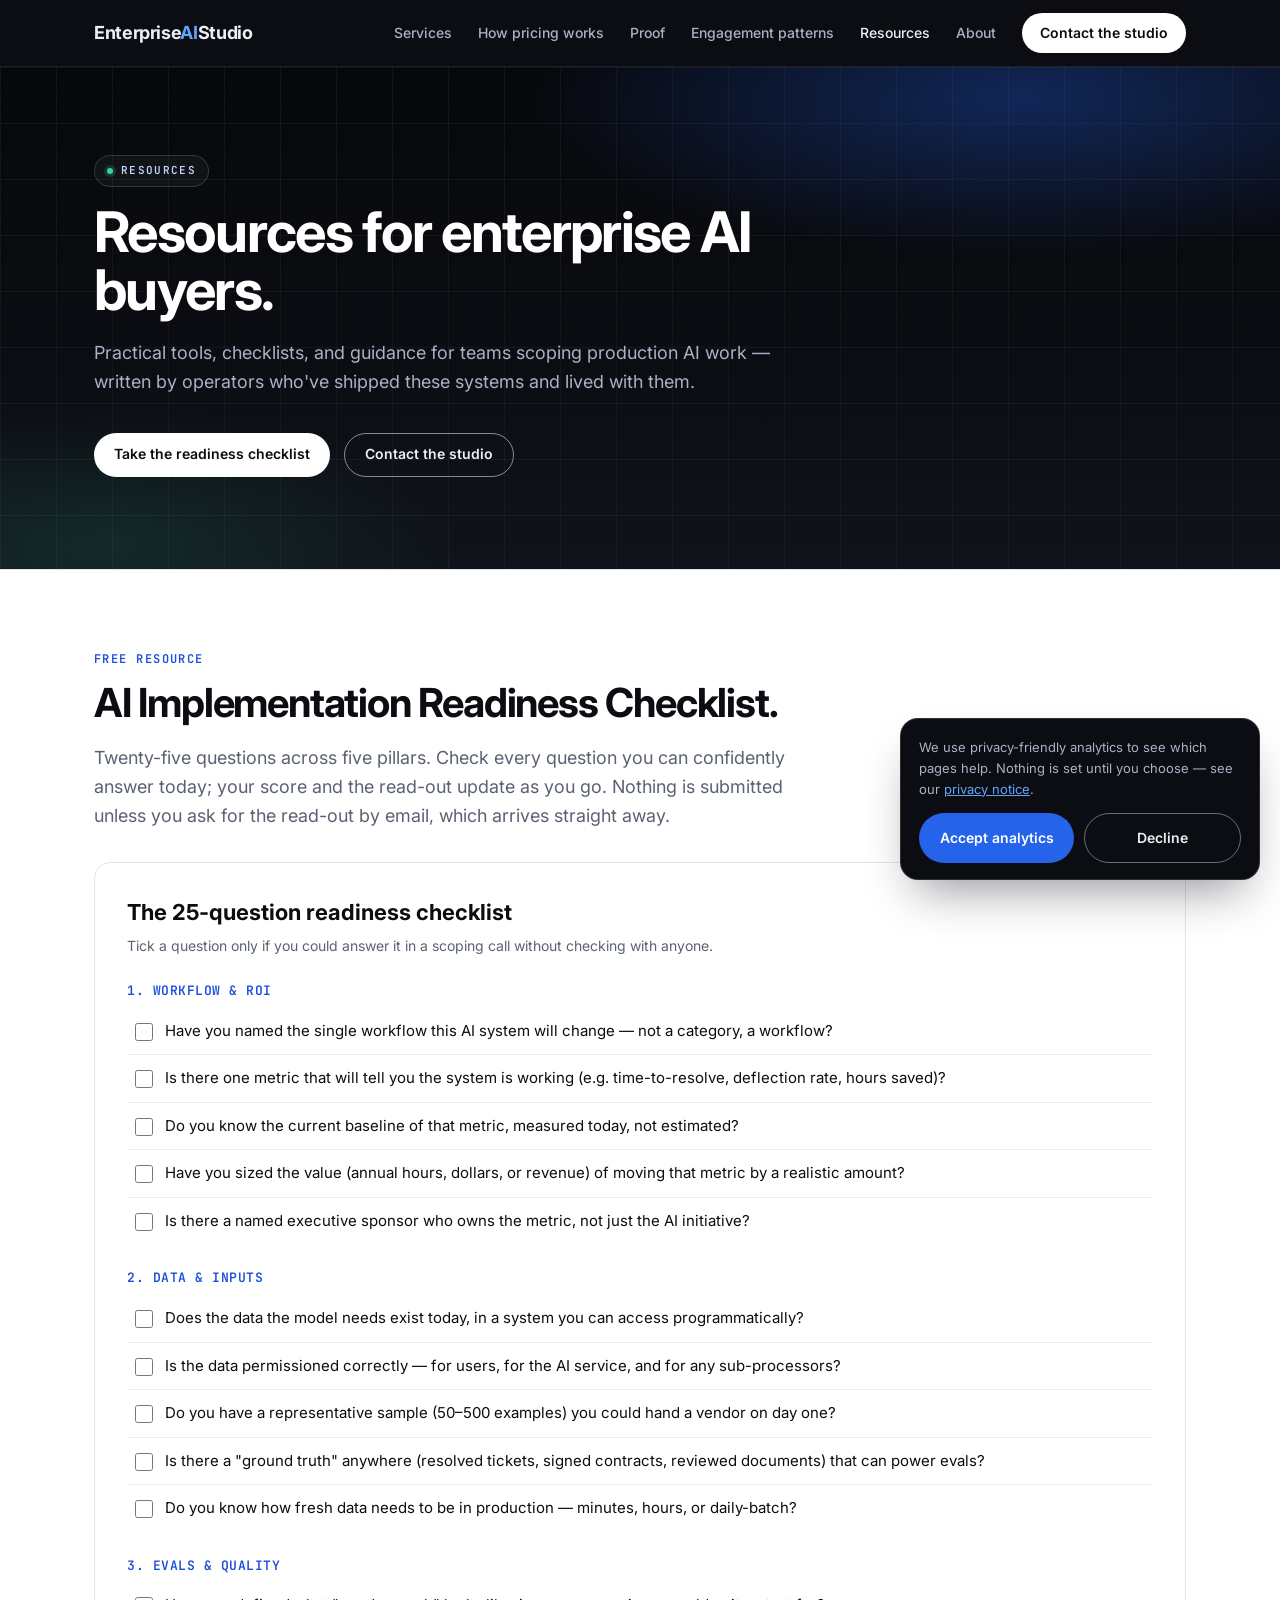
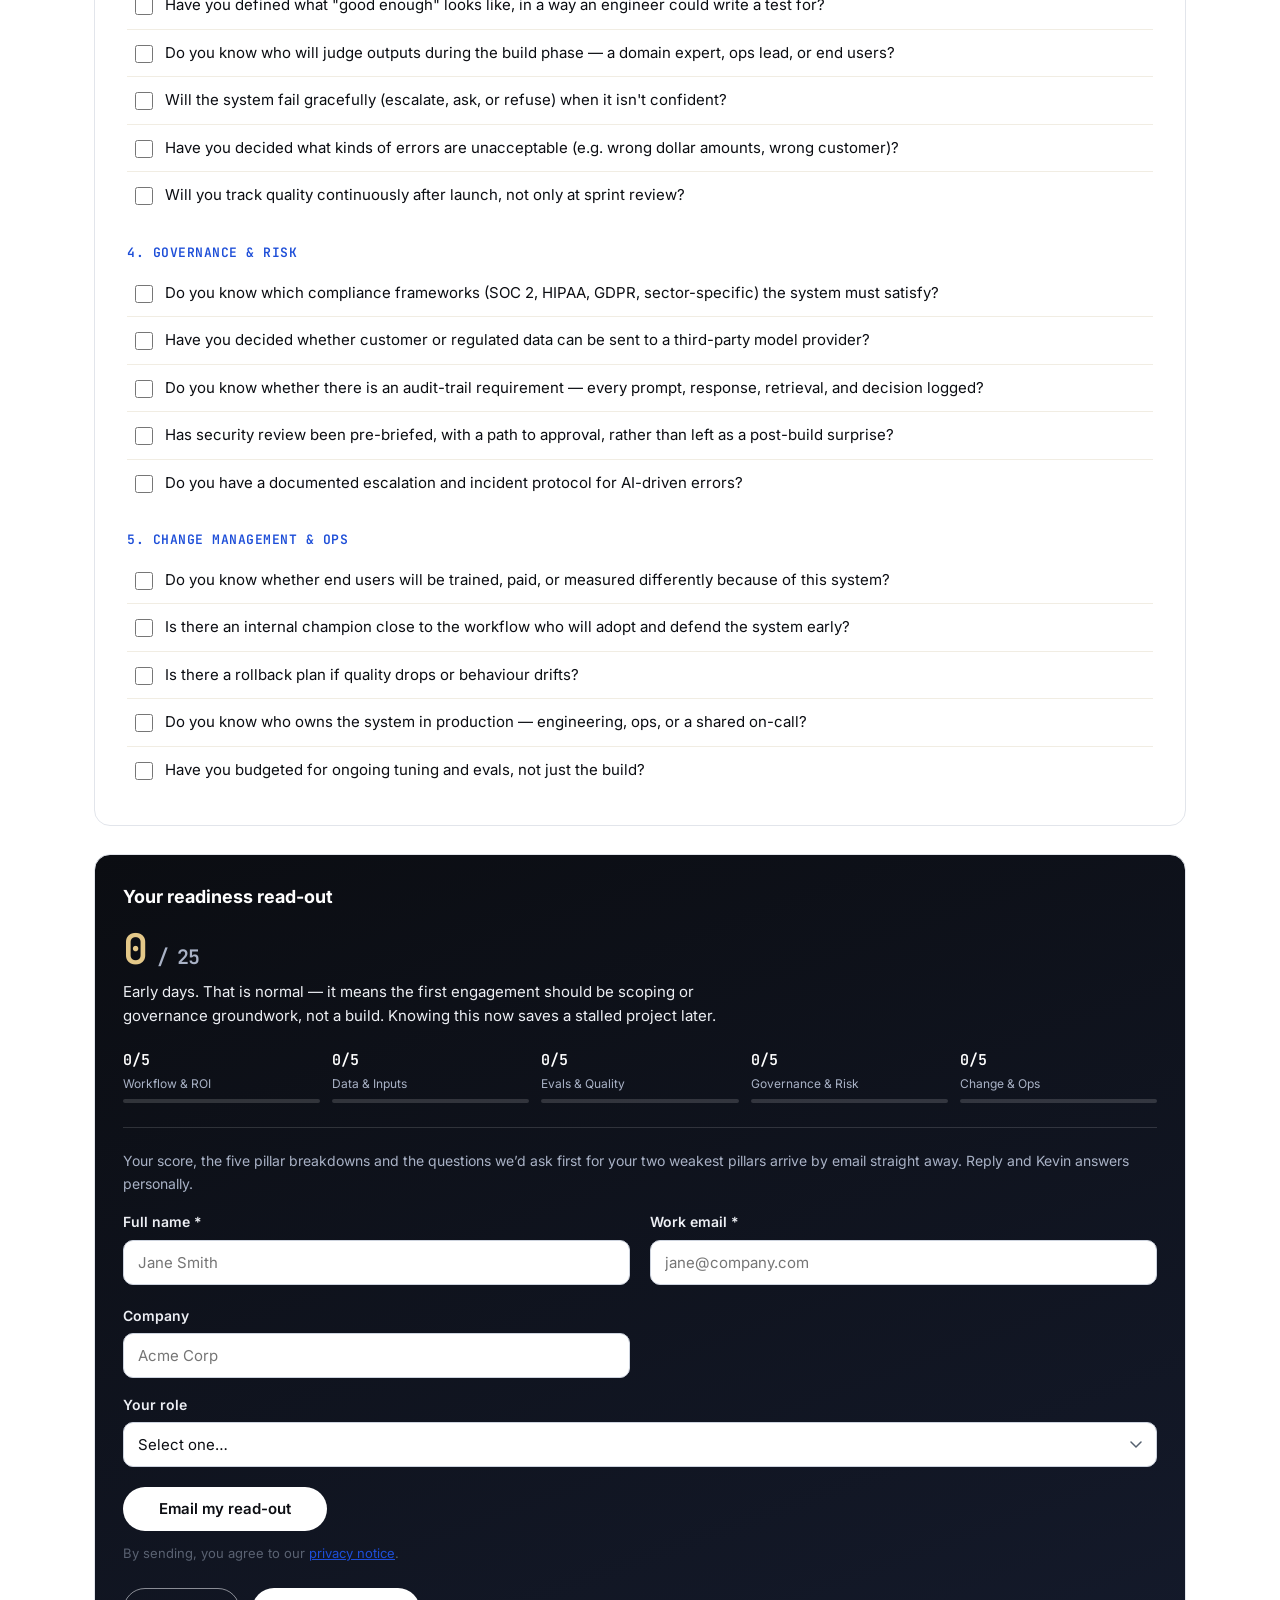
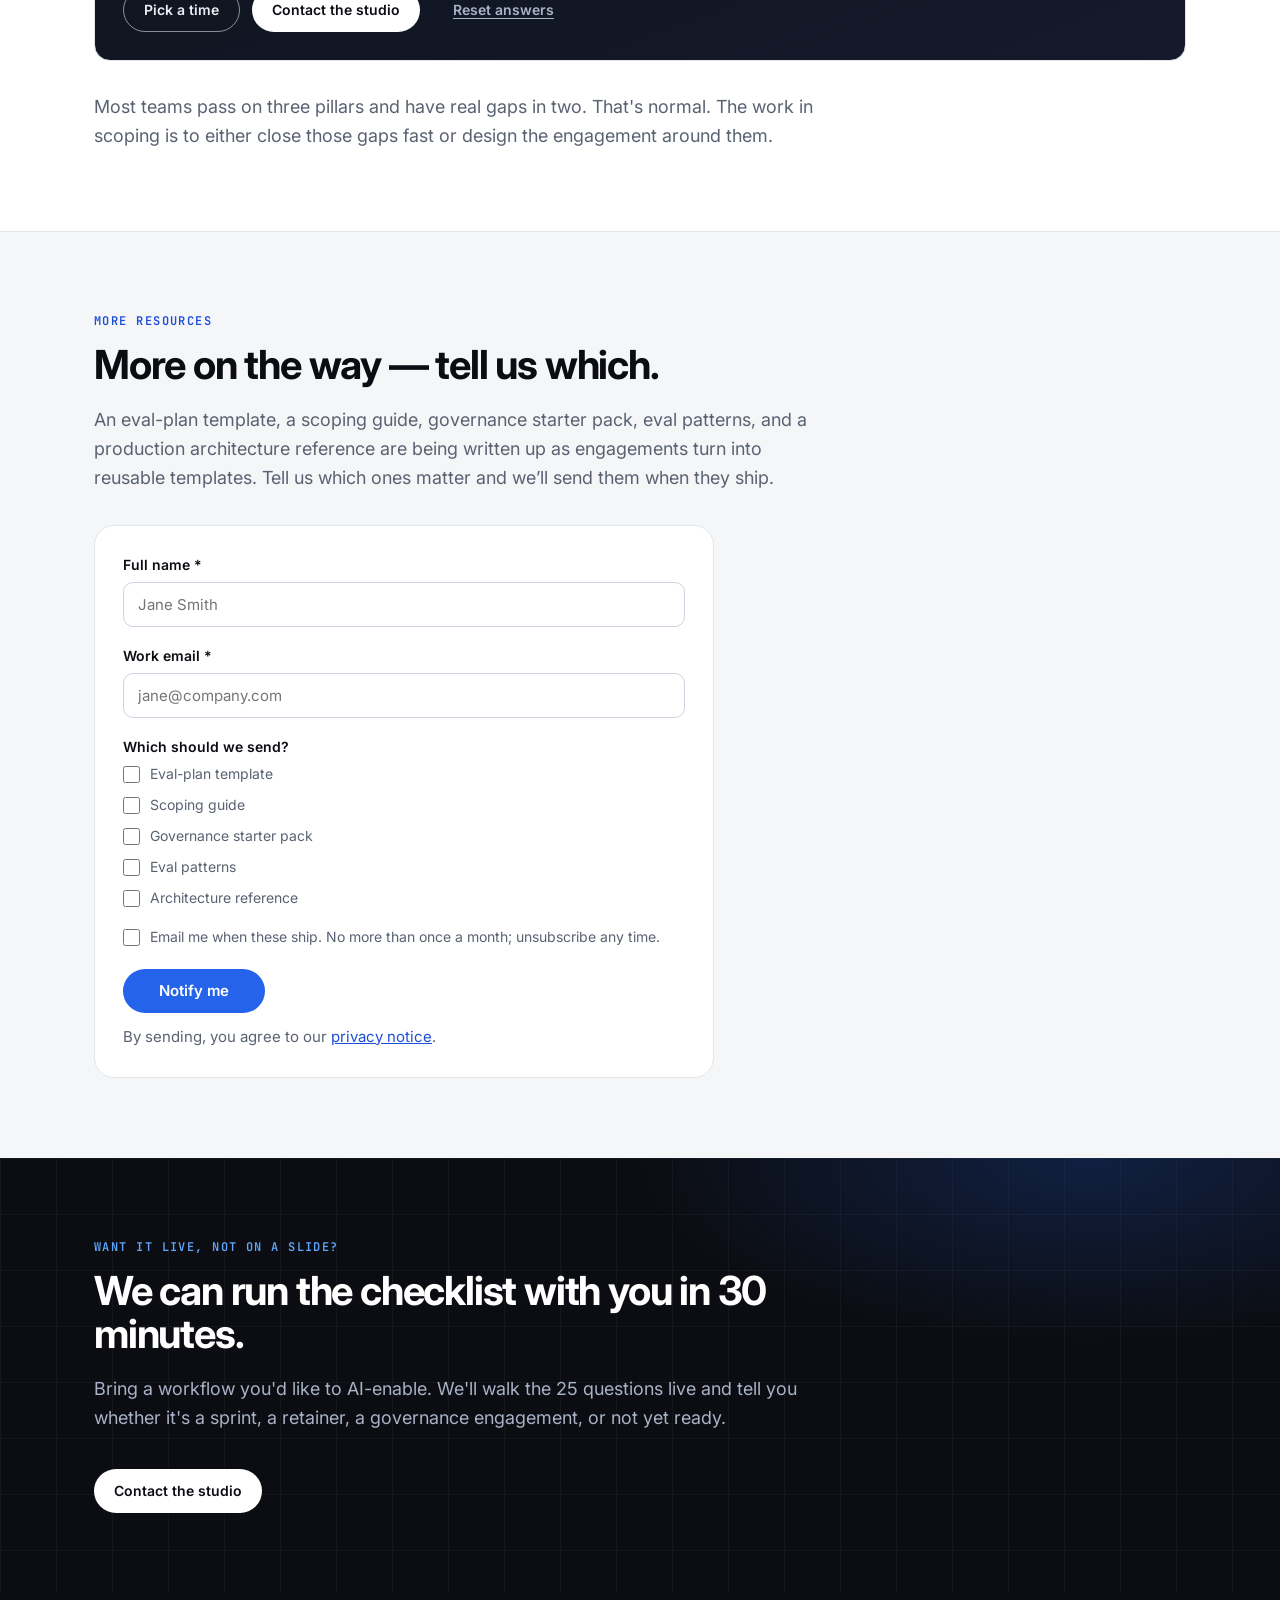
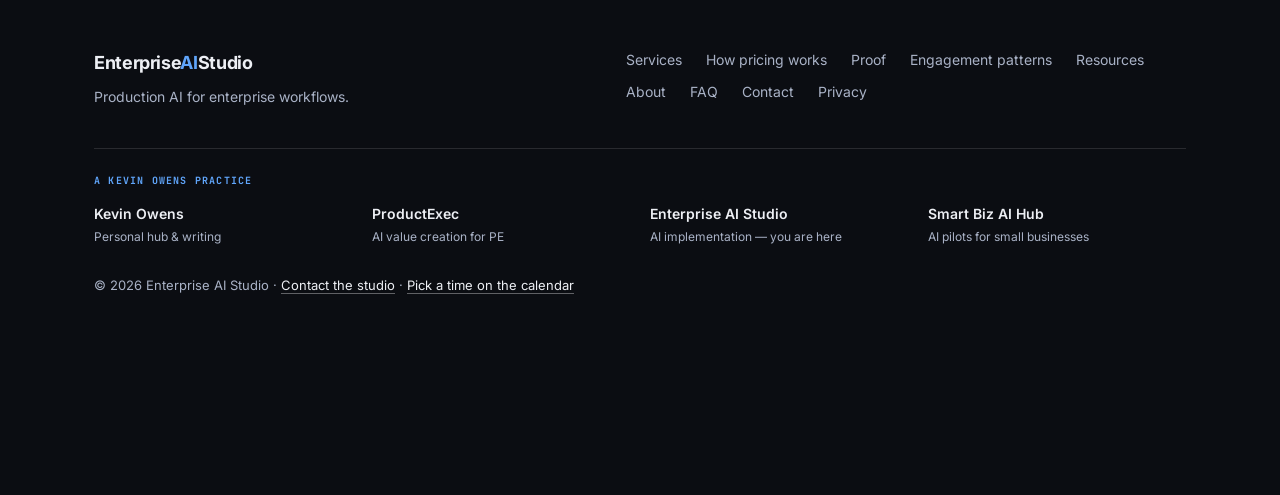
<file: resources.html>
<!DOCTYPE html>
<html lang="en">
<head>
  <meta charset="UTF-8">
  <meta name="viewport" content="width=device-width, initial-scale=1.0">
  <title>Resources &amp; Readiness Checklist — Enterprise AI Studio</title>
  <meta name="description" content="Free resources for enterprise AI buyers: the interactive AI Implementation Readiness Checklist, 25 scored questions across data, evals, governance and ops.">
  <meta property="og:title" content="Resources &amp; Readiness Checklist — Enterprise AI Studio">
  <meta property="og:description" content="The AI Implementation Readiness Checklist — 25 scored questions to answer before scoping a production AI project.">
  <meta property="og:site_name" content="Enterprise AI Studio">
  <meta property="og:type" content="website">
  <meta property="og:url" content="https://enterpriseaistudio.com/resources">
  <meta property="og:image" content="https://enterpriseaistudio.com/og-image.png">
  <meta property="og:image:alt" content="Enterprise AI Studio: production AI implementation for enterprise workflows.">
  <meta property="og:image:width" content="1200">
  <meta property="og:image:height" content="630">
  <meta name="twitter:card" content="summary_large_image">
  <meta name="twitter:title" content="Resources &amp; Readiness Checklist — Enterprise AI Studio">
  <meta name="twitter:description" content="Free resources for enterprise AI buyers — an interactive 25-question readiness checklist.">
  <meta name="twitter:image" content="https://enterpriseaistudio.com/og-image.png">
  <link rel="canonical" href="https://enterpriseaistudio.com/resources">
  <link rel="icon" href="/favicon.ico" sizes="32x32">
  <link rel="icon" href="/favicon.svg" type="image/svg+xml">
  <link rel="apple-touch-icon" href="/apple-touch-icon.png">
  <!-- Google tag (gtag.js) with Consent Mode v2 — default denied until the visitor chooses -->
  <script>
    window.dataLayer=window.dataLayer||[];function gtag(){dataLayer.push(arguments);}
    gtag('consent','default',{analytics_storage:'denied',ad_storage:'denied',ad_user_data:'denied',ad_personalization:'denied',wait_for_update:500});
    try{if(localStorage.getItem('eas_consent')==='granted'){gtag('consent','update',{analytics_storage:'granted'});}}catch(e){}
  </script>
  <script async src="https://www.googletagmanager.com/gtag/js?id=G-DPS2MFLM6Q"></script>
  <script>gtag('js',new Date());gtag('config','G-DPS2MFLM6Q');</script>
  <script type="module">import{onLCP,onCLS,onINP,onFCP,onTTFB}from'/assets/web-vitals.js';function send(m){if(typeof gtag!=='function')return;gtag('event',m.name,{value:Math.round(m.name==='CLS'?m.value*1000:m.value),metric_id:m.id,metric_value:m.value,metric_delta:m.delta,metric_rating:m.rating,non_interaction:true});}onLCP(send);onCLS(send);onINP(send);onFCP(send);onTTFB(send);</script>
  <link rel="preconnect" href="https://fonts.googleapis.com">
  <link rel="preconnect" href="https://fonts.gstatic.com" crossorigin>
  <link rel="stylesheet" href="https://fonts.googleapis.com/css2?family=Inter:wght@400;500;600;700&family=JetBrains+Mono:wght@400;600&display=swap" media="print" onload="this.media='all'">
  <noscript><link rel="stylesheet" href="https://fonts.googleapis.com/css2?family=Inter:wght@400;500;600;700&family=JetBrains+Mono:wght@400;600&display=swap"></noscript>
  <link rel="stylesheet" href="/assets/site.css?v=20261119">
  <!-- Structured Data: CollectionPage with HowTo for the checklist -->
  <script type="application/ld+json">
  {
    "@context": "https://schema.org",
    "@graph": [
      {
        "@type": "CollectionPage",
        "url": "https://enterpriseaistudio.com/resources",
        "name": "Enterprise AI Studio — Resources",
        "description": "Free resources for enterprise AI buyers: readiness checklist and scoping guidance for production AI projects.",
        "isPartOf": { "@type": "Organization", "name": "Enterprise AI Studio", "url": "https://enterpriseaistudio.com" }
      },
      {
        "@type": "HowTo",
        "name": "AI Implementation Readiness Checklist",
        "description": "A 25-question readiness checklist across data, evals, governance, change management, and operations — to use before scoping a production enterprise AI project.",
        "totalTime": "PT30M",
        "step": [
          { "@type": "HowToStep", "name": "Workflow & ROI", "text": "Confirm a single workflow, the metric you want to move, and the financial case." },
          { "@type": "HowToStep", "name": "Data & Inputs", "text": "Confirm you have the data the model needs, where it lives, and how reliably you can access it." },
          { "@type": "HowToStep", "name": "Evals & Quality", "text": "Decide what 'good enough' means and how you'll measure it before launch." },
          { "@type": "HowToStep", "name": "Governance & Risk", "text": "Map compliance, security, and audit requirements that the system must satisfy." },
          { "@type": "HowToStep", "name": "Change Management & Ops", "text": "Plan rollout, training, monitoring, and a rollback path." }
        ]
      }
    ]
  }
  </script>
</head>
<body>

<a class="skip-link" href="#main">Skip to content</a>
<div class="consent-bar" id="consent-bar" role="region" aria-label="Analytics consent" hidden>
  <p class="consent-bar-text">We use privacy-friendly analytics to see which pages help. Nothing is set until you choose — see our <a href="/privacy">privacy notice</a>.</p>
  <div class="consent-bar-actions">
    <button type="button" class="btn btn-primary consent-accept" data-consent="granted">Accept analytics</button>
    <button type="button" class="btn btn-ghost consent-decline" data-consent="denied">Decline</button>
  </div>
</div>

<header class="site-header">
  <nav class="nav container" aria-label="Main">
    <a class="logo" href="/">Enterprise<span>AI</span>Studio</a>
    <a class="btn-nav-mobile" href="/contact">Contact</a>
    <button class="nav-toggle" type="button" aria-expanded="false" aria-controls="site-menu">
      <span class="visually-hidden">Menu</span>
      <span class="bar" aria-hidden="true"></span>
      <span class="bar" aria-hidden="true"></span>
      <span class="bar" aria-hidden="true"></span>
    </button>
    <ul class="nav-links" id="site-menu">
      <li><a href="/services">Services</a></li>
      <li><a href="/pricing">How pricing works</a></li>
      <li><a href="/proof">Proof</a></li>
      <li><a href="/case-studies">Engagement patterns</a></li>
      <li><a href="/resources" aria-current="page">Resources</a></li>
      <li><a href="/about">About</a></li>
      <li><a href="/contact" class="btn-nav">Contact the studio</a></li>
    </ul>
  </nav>
</header>

<main id="main">

<section class="hero">
  <div class="container">
    <p class="eyebrow">Resources</p>
    <h1>Resources for enterprise AI buyers.</h1>
    <p class="lede">Practical tools, checklists, and guidance for teams scoping production AI work — written by operators who've shipped these systems and lived with them.</p>
    <div class="cta-row">
      <a href="#readiness-checklist" class="btn btn-on-navy">Take the readiness checklist</a>
      <a href="/contact" class="btn btn-ghost">Contact the studio</a>
    </div>
  </div>
</section>

<section id="readiness-checklist" class="band">
  <div class="container">
    <p class="section-eyebrow">Free Resource</p>
    <h2 class="section-headline">AI Implementation Readiness Checklist.</h2>
    <p class="section-body">Twenty-five questions across five pillars. Check every question you can confidently answer today; your score and the read-out update as you go. Nothing is submitted unless you ask for the read-out by email, which arrives straight away.</p>

    <form id="readiness-checklist-form" class="checklist-card">
      <h3>The 25-question readiness checklist</h3>
      <p class="checklist-hint">Tick a question only if you could answer it in a scoping call without checking with anyone.</p>

      <fieldset class="checklist-pillar" style="border:0;">
        <legend class="visually-hidden">Pillar 1: Workflow and ROI</legend>
        <h4>1. Workflow &amp; ROI</h4>
        <ul>
          <li><label><input type="checkbox" data-pillar="1">Have you named the single workflow this AI system will change — not a category, a workflow?</label></li>
          <li><label><input type="checkbox" data-pillar="1">Is there one metric that will tell you the system is working (e.g. time-to-resolve, deflection rate, hours saved)?</label></li>
          <li><label><input type="checkbox" data-pillar="1">Do you know the current baseline of that metric, measured today, not estimated?</label></li>
          <li><label><input type="checkbox" data-pillar="1">Have you sized the value (annual hours, dollars, or revenue) of moving that metric by a realistic amount?</label></li>
          <li><label><input type="checkbox" data-pillar="1">Is there a named executive sponsor who owns the metric, not just the AI initiative?</label></li>
        </ul>
      </fieldset>

      <fieldset class="checklist-pillar" style="border:0;">
        <legend class="visually-hidden">Pillar 2: Data and Inputs</legend>
        <h4>2. Data &amp; Inputs</h4>
        <ul>
          <li><label><input type="checkbox" data-pillar="2">Does the data the model needs exist today, in a system you can access programmatically?</label></li>
          <li><label><input type="checkbox" data-pillar="2">Is the data permissioned correctly — for users, for the AI service, and for any sub-processors?</label></li>
          <li><label><input type="checkbox" data-pillar="2">Do you have a representative sample (50–500 examples) you could hand a vendor on day one?</label></li>
          <li><label><input type="checkbox" data-pillar="2">Is there a "ground truth" anywhere (resolved tickets, signed contracts, reviewed documents) that can power evals?</label></li>
          <li><label><input type="checkbox" data-pillar="2">Do you know how fresh data needs to be in production — minutes, hours, or daily-batch?</label></li>
        </ul>
      </fieldset>

      <fieldset class="checklist-pillar" style="border:0;">
        <legend class="visually-hidden">Pillar 3: Evals and Quality</legend>
        <h4>3. Evals &amp; Quality</h4>
        <ul>
          <li><label><input type="checkbox" data-pillar="3">Have you defined what "good enough" looks like, in a way an engineer could write a test for?</label></li>
          <li><label><input type="checkbox" data-pillar="3">Do you know who will judge outputs during the build phase — a domain expert, ops lead, or end users?</label></li>
          <li><label><input type="checkbox" data-pillar="3">Will the system fail gracefully (escalate, ask, or refuse) when it isn't confident?</label></li>
          <li><label><input type="checkbox" data-pillar="3">Have you decided what kinds of errors are unacceptable (e.g. wrong dollar amounts, wrong customer)?</label></li>
          <li><label><input type="checkbox" data-pillar="3">Will you track quality continuously after launch, not only at sprint review?</label></li>
        </ul>
      </fieldset>

      <fieldset class="checklist-pillar" style="border:0;">
        <legend class="visually-hidden">Pillar 4: Governance and Risk</legend>
        <h4>4. Governance &amp; Risk</h4>
        <ul>
          <li><label><input type="checkbox" data-pillar="4">Do you know which compliance frameworks (SOC 2, HIPAA, GDPR, sector-specific) the system must satisfy?</label></li>
          <li><label><input type="checkbox" data-pillar="4">Have you decided whether customer or regulated data can be sent to a third-party model provider?</label></li>
          <li><label><input type="checkbox" data-pillar="4">Do you know whether there is an audit-trail requirement — every prompt, response, retrieval, and decision logged?</label></li>
          <li><label><input type="checkbox" data-pillar="4">Has security review been pre-briefed, with a path to approval, rather than left as a post-build surprise?</label></li>
          <li><label><input type="checkbox" data-pillar="4">Do you have a documented escalation and incident protocol for AI-driven errors?</label></li>
        </ul>
      </fieldset>

      <fieldset class="checklist-pillar" style="border:0;">
        <legend class="visually-hidden">Pillar 5: Change Management and Ops</legend>
        <h4>5. Change Management &amp; Ops</h4>
        <ul>
          <li><label><input type="checkbox" data-pillar="5">Do you know whether end users will be trained, paid, or measured differently because of this system?</label></li>
          <li><label><input type="checkbox" data-pillar="5">Is there an internal champion close to the workflow who will adopt and defend the system early?</label></li>
          <li><label><input type="checkbox" data-pillar="5">Is there a rollback plan if quality drops or behaviour drifts?</label></li>
          <li><label><input type="checkbox" data-pillar="5">Do you know who owns the system in production — engineering, ops, or a shared on-call?</label></li>
          <li><label><input type="checkbox" data-pillar="5">Have you budgeted for ongoing tuning and evals, not just the build?</label></li>
        </ul>
      </fieldset>
      <noscript><p class="checklist-hint" style="margin-top:16px;">Scoring needs JavaScript; the questions above work fine on paper too — print this page and walk it with your team.</p></noscript>
    </form>

    <div class="checklist-card checklist-results" aria-live="polite">
        <h3>Your readiness read-out</h3>
        <p class="checklist-score" id="checklist-score">0<span> / 25</span></p>
        <p class="checklist-verdict" id="checklist-verdict"></p>
        <ul class="checklist-pillar-scores">
          <li data-pillar-score="1"><strong>0/5</strong>Workflow &amp; ROI<span class="checklist-meter"><b></b></span></li>
          <li data-pillar-score="2"><strong>0/5</strong>Data &amp; Inputs<span class="checklist-meter"><b></b></span></li>
          <li data-pillar-score="3"><strong>0/5</strong>Evals &amp; Quality<span class="checklist-meter"><b></b></span></li>
          <li data-pillar-score="4"><strong>0/5</strong>Governance &amp; Risk<span class="checklist-meter"><b></b></span></li>
          <li data-pillar-score="5"><strong>0/5</strong>Change &amp; Ops<span class="checklist-meter"><b></b></span></li>
        </ul>
        <form class="readout-form" data-contact-form="checklist_readout" data-no-redirect action="/api/inquiry" method="post">
        <input type="hidden" name="form_name" value="checklist_readout">
        <input type="hidden" name="inquiry_type" value="readiness_checklist">
          <input type="hidden" name="page_source" value="/resources">
          <input type="hidden" name="score_total" value="0" data-score-total>
          <input type="hidden" name="score_pillars" value="{}" data-score-pillars>
          <p class="readout-lede">Your score, the five pillar breakdowns and the questions we’d ask first for your two weakest pillars arrive by email straight away. Reply and Kevin answers personally.</p>
          <div class="form-row">
            <div class="form-field">
              <label for="readout-name">Full name *</label>
              <input type="text" id="readout-name" name="name" autocomplete="name" placeholder="Jane Smith" required>
            </div>
            <div class="form-field">
              <label for="readout-email">Work email *</label>
              <input type="email" id="readout-email" name="email" autocomplete="email" placeholder="jane@company.com" required>
            </div>
            <div class="form-field">
              <label for="readout-company">Company</label>
              <input type="text" id="readout-company" name="company" autocomplete="organization" placeholder="Acme Corp">
            </div>
          </div>
          <div class="form-field">
            <label for="readout-role">Your role</label>
            <select id="readout-role" name="role">
              <option value="">Select one…</option>
              <option value="cto-cio">CTO / CIO</option>
              <option value="vp-engineering">VP Engineering</option>
              <option value="vp-operations">VP Operations</option>
              <option value="head-of-data">Head of Data</option>
              <option value="other">Other</option>
            </select>
          </div>
          <input class="visually-hidden" type="text" name="website" tabindex="-1" aria-hidden="true" autocomplete="off">
          <div class="form-submit" style="text-align:left;">
            <button type="submit" class="btn btn-on-navy btn-form-submit">Email my read-out</button>
            <p class="form-consent">By sending, you agree to our <a href="/privacy">privacy notice</a>.</p>
            <p class="form-status success" role="status">✓ Sent. Your read-out is on its way to your inbox now, with questions for your two weakest pillars. Reply to it and Kevin answers personally.</p>
            <p class="form-status error" role="alert">Try again in a few minutes, or <a href="https://www.linkedin.com/in/kevinaowens">message Kevin on LinkedIn</a>.</p>
          </div>
        </form>
        <div class="checklist-actions">
          <a class="btn btn-ghost" data-booking-link data-booking-only hidden href="/contact#form">Pick a time</a>
          <a class="btn btn-on-navy" href="/contact#form">Contact the studio</a>
          <button type="button" class="btn checklist-reset" id="checklist-reset">Reset answers</button>
        </div>
    </div>

    <p class="section-body" style="margin-top: 32px;">Most teams pass on three pillars and have real gaps in two. That's normal. The work in scoping is to either close those gaps fast or design the engagement around them.</p>
  </div>
</section>

<section id="more-resources">
  <div class="container">
    <p class="section-eyebrow">More resources</p>
    <h2 class="section-headline">More on the way — tell us which.</h2>
    <p class="section-body">An eval-plan template, a scoping guide, governance starter pack, eval patterns, and a production architecture reference are being written up as engagements turn into reusable templates. Tell us which ones matter and we’ll send them when they ship.</p>

    <form class="waitlist-form card" data-contact-form="waitlist" data-no-redirect action="/api/inquiry" method="post">
        <input type="hidden" name="form_name" value="waitlist">
        <input type="hidden" name="inquiry_type" value="waitlist">
      <input type="hidden" name="page_source" value="/resources">
      <div class="form-field">
        <label for="waitlist-name">Full name *</label>
        <input type="text" id="waitlist-name" name="name" autocomplete="name" placeholder="Jane Smith" required>
      </div>
      <div class="form-field">
        <label for="waitlist-email">Work email *</label>
        <input type="email" id="waitlist-email" name="email" autocomplete="email" placeholder="jane@company.com" required>
      </div>
      <fieldset class="waitlist-picks">
        <legend>Which should we send?</legend>
        <label class="check-line"><input type="checkbox" name="interests" value="eval-plan-template"> Eval-plan template</label>
        <label class="check-line"><input type="checkbox" name="interests" value="scoping-guide"> Scoping guide</label>
        <label class="check-line"><input type="checkbox" name="interests" value="governance-starter-pack"> Governance starter pack</label>
        <label class="check-line"><input type="checkbox" name="interests" value="eval-patterns"> Eval patterns</label>
        <label class="check-line"><input type="checkbox" name="interests" value="architecture-reference"> Architecture reference</label>
      </fieldset>
      <label class="check-line"><input type="checkbox" name="consent" value="yes"> Email me when these ship. No more than once a month; unsubscribe any time.</label>
      <input class="visually-hidden" type="text" name="website" tabindex="-1" aria-hidden="true" autocomplete="off">
      <div class="form-submit" style="text-align:left;">
        <button type="submit" class="btn btn-primary btn-form-submit">Notify me</button>
        <p class="form-consent">By sending, you agree to our <a href="/privacy">privacy notice</a>.</p>
        <p class="form-status success" role="status">✓ You’re on the list. We’ll email when the first one ships.</p>
        <p class="form-status error" role="alert">Try again in a few minutes, or <a href="https://www.linkedin.com/in/kevinaowens">message Kevin on LinkedIn</a>.</p>
      </div>
    </form>
  </div>
</section>

<section id="run-it-live" class="navy-band cta-section">
  <div class="container">
    <p class="section-eyebrow">Want it live, not on a slide?</p>
    <h2 class="section-headline">We can run the checklist with you in 30 minutes.</h2>
    <p class="section-body" style="margin-bottom: 36px;">Bring a workflow you'd like to AI-enable. We'll walk the 25 questions live and tell you whether it's a sprint, a retainer, a governance engagement, or not yet ready.</p>
    <div class="cta-row">
      <a href="/contact" class="btn btn-on-navy">Contact the studio</a>
    </div>
  </div>
</section>

</main>

<footer class="site-footer">
  <div class="container">
    <div class="footer-content">
      <div>
        <a class="logo" href="/">Enterprise<span>AI</span>Studio</a>
        <p class="footer-tagline-line">Production AI for enterprise workflows.</p>
      </div>
      <nav class="footer-links" aria-label="Footer">
        <a href="/services">Services</a>
        <a href="/pricing">How pricing works</a>
        <a href="/proof">Proof</a>
        <a href="/case-studies">Engagement patterns</a>
        <a href="/resources">Resources</a>
        <a href="/about">About</a>
        <a href="/faq">FAQ</a>
        <a href="/contact">Contact</a>
        <a href="/privacy">Privacy</a>
        <button type="button" class="footer-link-button" data-consent-open hidden>Cookie settings</button>
      </nav>
    </div>
    <div class="family-strip">
      <span class="family-eyebrow">A KEVIN OWENS PRACTICE</span>
      <ul>
        <li><a href="https://kevinowens.com">Kevin Owens</a><span>Personal hub &amp; writing</span></li>
        <li><a href="https://productexec.co">ProductExec</a><span>AI value creation for PE</span></li>
        <li><span class="here">Enterprise AI Studio</span><span>AI implementation — you are here</span></li>
        <li><a href="https://smartbizaihub.com">Smart Biz AI Hub</a><span>AI pilots for small businesses</span></li>
      </ul>
    </div>
    <p class="footer-meta">© 2026 Enterprise AI Studio · <a href="/contact#form">Contact the studio</a> · <a href="https://calendar.app.google/U4e4ETunoZaib7im8" target="_blank" rel="noopener">Pick a time on the calendar</a></p>
  </div>
</footer>


<script src="/assets/site.js?v=20261119" defer></script>
</body>
</html>
</file>
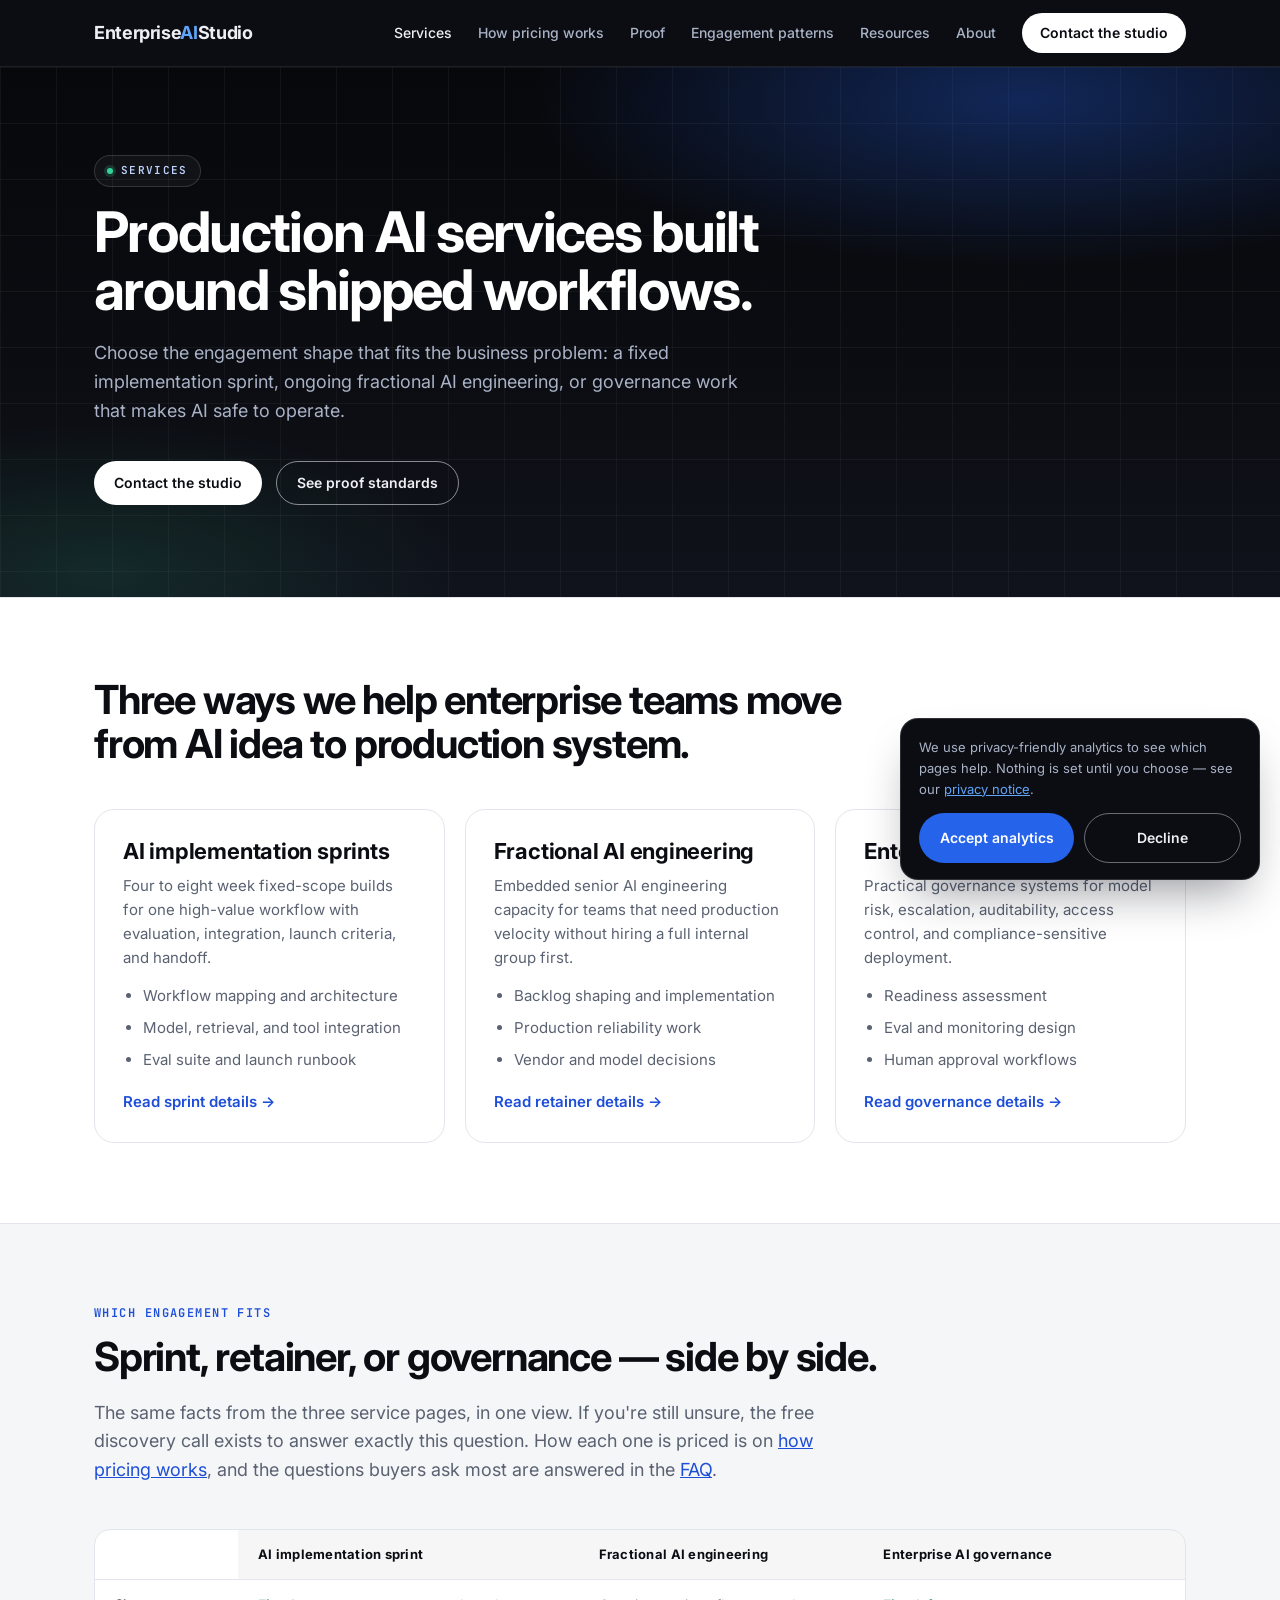
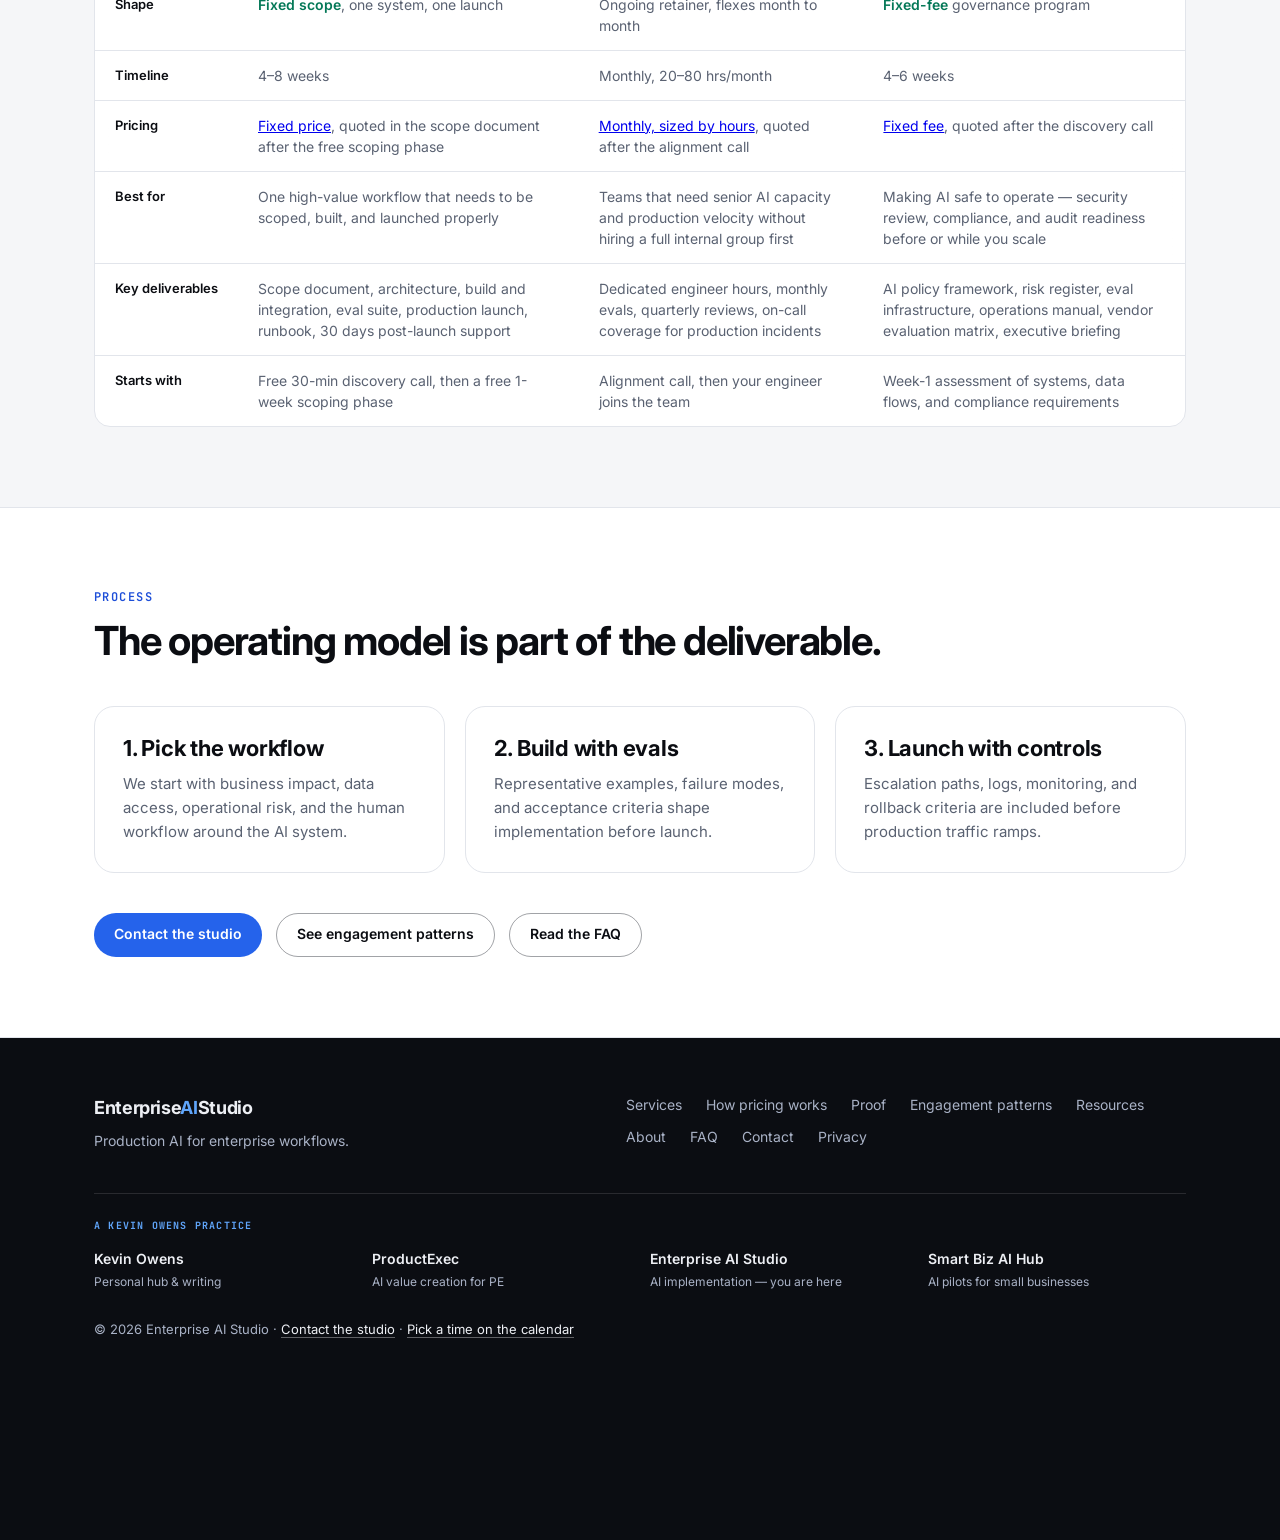
<file: services.html>
<!DOCTYPE html>
<html lang="en">
<head>
  <meta charset="UTF-8">
  <meta name="viewport" content="width=device-width, initial-scale=1.0">
  <title>AI Implementation Services — Enterprise AI Studio</title>
  <meta name="description" content="Enterprise AI Studio services: AI implementation sprints, fractional AI engineering, and governance for production AI workflows — with a side-by-side comparison.">
  <meta property="og:title" content="AI Implementation Services — Enterprise AI Studio">
  <meta property="og:description" content="AI implementation sprints, fractional AI engineering, and governance for production AI workflows.">
  <meta property="og:site_name" content="Enterprise AI Studio">
  <meta property="og:type" content="website">
  <meta property="og:url" content="https://enterpriseaistudio.com/services">
  <meta property="og:image" content="https://enterpriseaistudio.com/og-image.png">
  <meta property="og:image:alt" content="Enterprise AI Studio: production AI implementation for enterprise workflows.">
  <meta property="og:image:width" content="1200">
  <meta property="og:image:height" content="630">
  <meta name="twitter:card" content="summary_large_image">
  <meta name="twitter:title" content="AI Implementation Services — Enterprise AI Studio">
  <meta name="twitter:description" content="AI implementation sprints, fractional AI engineering, and governance for production AI workflows.">
  <meta name="twitter:image" content="https://enterpriseaistudio.com/og-image.png">
  <link rel="canonical" href="https://enterpriseaistudio.com/services">
  <link rel="icon" href="/favicon.ico" sizes="32x32">
  <link rel="icon" href="/favicon.svg" type="image/svg+xml">
  <link rel="apple-touch-icon" href="/apple-touch-icon.png">
  <!-- Google tag (gtag.js) with Consent Mode v2 — default denied until the visitor chooses -->
  <script>
    window.dataLayer=window.dataLayer||[];function gtag(){dataLayer.push(arguments);}
    gtag('consent','default',{analytics_storage:'denied',ad_storage:'denied',ad_user_data:'denied',ad_personalization:'denied',wait_for_update:500});
    try{if(localStorage.getItem('eas_consent')==='granted'){gtag('consent','update',{analytics_storage:'granted'});}}catch(e){}
  </script>
  <script async src="https://www.googletagmanager.com/gtag/js?id=G-DPS2MFLM6Q"></script>
  <script>gtag('js',new Date());gtag('config','G-DPS2MFLM6Q');</script>
  <script type="module">import{onLCP,onCLS,onINP,onFCP,onTTFB}from'/assets/web-vitals.js';function send(m){if(typeof gtag!=='function')return;gtag('event',m.name,{value:Math.round(m.name==='CLS'?m.value*1000:m.value),metric_id:m.id,metric_value:m.value,metric_delta:m.delta,metric_rating:m.rating,non_interaction:true});}onLCP(send);onCLS(send);onINP(send);onFCP(send);onTTFB(send);</script>
  <link rel="preconnect" href="https://fonts.googleapis.com">
  <link rel="preconnect" href="https://fonts.gstatic.com" crossorigin>
  <link rel="stylesheet" href="https://fonts.googleapis.com/css2?family=Inter:wght@400;500;600;700&family=JetBrains+Mono:wght@400;600&display=swap" media="print" onload="this.media='all'">
  <noscript><link rel="stylesheet" href="https://fonts.googleapis.com/css2?family=Inter:wght@400;500;600;700&family=JetBrains+Mono:wght@400;600&display=swap"></noscript>
  <link rel="stylesheet" href="/assets/site.css?v=20261119">
  <script type="application/ld+json">{"@context":"https://schema.org","@type":"Service","name":"Enterprise AI implementation services","provider":{"@type":"Organization","name":"Enterprise AI Studio","url":"https://enterpriseaistudio.com","sameAs":["https://kevinowens.com","https://productexec.co","https://smartbizaihub.com","https://www.linkedin.com/in/kevinaowens"]},"areaServed":["United States","United Kingdom","European Union"],"serviceType":["AI implementation sprint","Fractional AI engineering","Enterprise AI governance"],"url":"https://enterpriseaistudio.com/services"}</script>
</head>
<body>

<a class="skip-link" href="#main">Skip to content</a>
<div class="consent-bar" id="consent-bar" role="region" aria-label="Analytics consent" hidden>
  <p class="consent-bar-text">We use privacy-friendly analytics to see which pages help. Nothing is set until you choose — see our <a href="/privacy">privacy notice</a>.</p>
  <div class="consent-bar-actions">
    <button type="button" class="btn btn-primary consent-accept" data-consent="granted">Accept analytics</button>
    <button type="button" class="btn btn-ghost consent-decline" data-consent="denied">Decline</button>
  </div>
</div>

<header class="site-header">
  <nav class="nav container" aria-label="Main">
    <a class="logo" href="/">Enterprise<span>AI</span>Studio</a>
    <a class="btn-nav-mobile" href="/contact">Contact</a>
    <button class="nav-toggle" type="button" aria-expanded="false" aria-controls="site-menu">
      <span class="visually-hidden">Menu</span>
      <span class="bar" aria-hidden="true"></span>
      <span class="bar" aria-hidden="true"></span>
      <span class="bar" aria-hidden="true"></span>
    </button>
    <ul class="nav-links" id="site-menu">
      <li><a href="/services" aria-current="page">Services</a></li>
      <li><a href="/pricing">How pricing works</a></li>
      <li><a href="/proof">Proof</a></li>
      <li><a href="/case-studies">Engagement patterns</a></li>
      <li><a href="/resources">Resources</a></li>
      <li><a href="/about">About</a></li>
      <li><a href="/contact" class="btn-nav">Contact the studio</a></li>
    </ul>
  </nav>
</header>

<main id="main">

<section class="hero">
  <div class="container">
    <p class="eyebrow">Services</p>
    <h1>Production AI services built around shipped workflows.</h1>
    <p class="lede">Choose the engagement shape that fits the business problem: a fixed implementation sprint, ongoing fractional AI engineering, or governance work that makes AI safe to operate.</p>
    <div class="cta-row">
      <a class="btn btn-on-navy" href="/contact">Contact the studio</a>
      <a class="btn btn-ghost" href="/proof">See proof standards</a>
    </div>
  </div>
</section>

<section class="band" id="service-shapes">
  <div class="container">
    <h2 class="section-headline">Three ways we help enterprise teams move from AI idea to production system.</h2>
    <div class="grid-3">
      <article class="card card-hover">
        <h3>AI implementation sprints</h3>
        <p style="margin-bottom:4px;">Four to eight week fixed-scope builds for one high-value workflow with evaluation, integration, launch criteria, and handoff.</p>
        <ul>
          <li>Workflow mapping and architecture</li>
          <li>Model, retrieval, and tool integration</li>
          <li>Eval suite and launch runbook</li>
        </ul>
        <p style="margin-top:18px;"><a class="card-link" href="/services/ai-implementation-sprints">Read sprint details</a></p>
      </article>
      <article class="card card-hover">
        <h3>Fractional AI engineering</h3>
        <p style="margin-bottom:4px;">Embedded senior AI engineering capacity for teams that need production velocity without hiring a full internal group first.</p>
        <ul>
          <li>Backlog shaping and implementation</li>
          <li>Production reliability work</li>
          <li>Vendor and model decisions</li>
        </ul>
        <p style="margin-top:18px;"><a class="card-link" href="/services/fractional-ai-engineering">Read retainer details</a></p>
      </article>
      <article class="card card-hover">
        <h3>Enterprise AI governance</h3>
        <p style="margin-bottom:4px;">Practical governance systems for model risk, escalation, auditability, access control, and compliance-sensitive deployment.</p>
        <ul>
          <li>Readiness assessment</li>
          <li>Eval and monitoring design</li>
          <li>Human approval workflows</li>
        </ul>
        <p style="margin-top:18px;"><a class="card-link" href="/services/enterprise-ai-governance">Read governance details</a></p>
      </article>
    </div>
  </div>
</section>

<section id="compare">
  <div class="container">
    <p class="section-eyebrow">Which engagement fits</p>
    <h2 class="section-headline">Sprint, retainer, or governance — side by side.</h2>
    <p class="section-body">The same facts from the three service pages, in one view. If you're still unsure, the free discovery call exists to answer exactly this question. How each one is priced is on <a href="/pricing">how pricing works</a>, and the questions buyers ask most are answered in the <a href="/faq">FAQ</a>.</p>

    <div class="compare-wrap">
      <table class="compare">
        <caption class="visually-hidden">Comparison of Enterprise AI Studio engagement types</caption>
        <thead>
          <tr>
            <th scope="col"><span class="visually-hidden">Dimension</span></th>
            <th scope="col">AI implementation sprint</th>
            <th scope="col">Fractional AI engineering</th>
            <th scope="col">Enterprise AI governance</th>
          </tr>
        </thead>
        <tbody>
          <tr>
            <th scope="row">Shape</th>
            <td><span class="fixed-note">Fixed scope</span>, one system, one launch</td>
            <td>Ongoing retainer, flexes month to month</td>
            <td><span class="fixed-note">Fixed-fee</span> governance program</td>
          </tr>
          <tr>
            <th scope="row">Timeline</th>
            <td>4–8 weeks</td>
            <td>Monthly, 20–80 hrs/month</td>
            <td>4–6 weeks</td>
          </tr>
          <tr>
            <th scope="row">Pricing</th>
            <td><a href="/pricing">Fixed price</a>, quoted in the scope document after the free scoping phase</td>
            <td><a href="/pricing">Monthly, sized by hours</a>, quoted after the alignment call</td>
            <td><a href="/pricing">Fixed fee</a>, quoted after the discovery call</td>
          </tr>
          <tr>
            <th scope="row">Best for</th>
            <td>One high-value workflow that needs to be scoped, built, and launched properly</td>
            <td>Teams that need senior AI capacity and production velocity without hiring a full internal group first</td>
            <td>Making AI safe to operate — security review, compliance, and audit readiness before or while you scale</td>
          </tr>
          <tr>
            <th scope="row">Key deliverables</th>
            <td>Scope document, architecture, build and integration, eval suite, production launch, runbook, 30 days post-launch support</td>
            <td>Dedicated engineer hours, monthly evals, quarterly reviews, on-call coverage for production incidents</td>
            <td>AI policy framework, risk register, eval infrastructure, operations manual, vendor evaluation matrix, executive briefing</td>
          </tr>
          <tr>
            <th scope="row">Starts with</th>
            <td>Free 30-min discovery call, then a free 1-week scoping phase</td>
            <td>Alignment call, then your engineer joins the team</td>
            <td>Week-1 assessment of systems, data flows, and compliance requirements</td>
          </tr>
        </tbody>
      </table>
    </div>

    <!-- <560px: the same comparison restacked as one card per service (table above is hidden) -->
    <div class="compare-cards">
      <article class="card compare-card">
        <h3>AI implementation sprint</h3>
        <dl>
          <div><dt>Shape</dt><dd><span class="fixed-note">Fixed scope</span>, one system, one launch</dd></div>
          <div><dt>Timeline</dt><dd>4–8 weeks</dd></div>
          <div><dt>Pricing</dt><dd><a href="/pricing">Fixed price</a>, quoted in the scope document after the free scoping phase</dd></div>
          <div><dt>Best for</dt><dd>One high-value workflow that needs to be scoped, built, and launched properly</dd></div>
          <div><dt>Key deliverables</dt><dd>Scope document, architecture, build and integration, eval suite, production launch, runbook, 30 days post-launch support</dd></div>
          <div><dt>Starts with</dt><dd>Free 30-min discovery call, then a free 1-week scoping phase</dd></div>
        </dl>
        <a class="card-link" href="/services/ai-implementation-sprints">Read sprint details</a>
      </article>
      <article class="card compare-card">
        <h3>Fractional AI engineering</h3>
        <dl>
          <div><dt>Shape</dt><dd>Ongoing retainer, flexes month to month</dd></div>
          <div><dt>Timeline</dt><dd>Monthly, 20–80 hrs/month</dd></div>
          <div><dt>Pricing</dt><dd><a href="/pricing">Monthly, sized by hours</a>, quoted after the alignment call</dd></div>
          <div><dt>Best for</dt><dd>Teams that need senior AI capacity and production velocity without hiring a full internal group first</dd></div>
          <div><dt>Key deliverables</dt><dd>Dedicated engineer hours, monthly evals, quarterly reviews, on-call coverage for production incidents</dd></div>
          <div><dt>Starts with</dt><dd>Alignment call, then your engineer joins the team</dd></div>
        </dl>
        <a class="card-link" href="/services/fractional-ai-engineering">Read retainer details</a>
      </article>
      <article class="card compare-card">
        <h3>Enterprise AI governance</h3>
        <dl>
          <div><dt>Shape</dt><dd><span class="fixed-note">Fixed-fee</span> governance program</dd></div>
          <div><dt>Timeline</dt><dd>4–6 weeks</dd></div>
          <div><dt>Pricing</dt><dd><a href="/pricing">Fixed fee</a>, quoted after the discovery call</dd></div>
          <div><dt>Best for</dt><dd>Making AI safe to operate — security review, compliance, and audit readiness before or while you scale</dd></div>
          <div><dt>Key deliverables</dt><dd>AI policy framework, risk register, eval infrastructure, operations manual, vendor evaluation matrix, executive briefing</dd></div>
          <div><dt>Starts with</dt><dd>Week-1 assessment of systems, data flows, and compliance requirements</dd></div>
        </dl>
        <a class="card-link" href="/services/enterprise-ai-governance">Read governance details</a>
      </article>
    </div>
  </div>
</section>

<section id="process" class="band">
  <div class="container">
    <p class="section-eyebrow">Process</p>
    <h2 class="section-headline">The operating model is part of the deliverable.</h2>
    <div class="grid-3">
      <article class="card">
        <h3>1. Pick the workflow</h3>
        <p>We start with business impact, data access, operational risk, and the human workflow around the AI system.</p>
      </article>
      <article class="card">
        <h3>2. Build with evals</h3>
        <p>Representative examples, failure modes, and acceptance criteria shape implementation before launch.</p>
      </article>
      <article class="card">
        <h3>3. Launch with controls</h3>
        <p>Escalation paths, logs, monitoring, and rollback criteria are included before production traffic ramps.</p>
      </article>
    </div>
    <div class="cta-row" style="margin-top: 40px;">
      <a href="/contact" class="btn btn-primary">Contact the studio</a>
      <a href="/case-studies" class="btn btn-ghost">See engagement patterns</a>
      <a href="/faq" class="btn btn-ghost">Read the FAQ</a>
    </div>
  </div>
</section>

</main>

<footer class="site-footer">
  <div class="container">
    <div class="footer-content">
      <div>
        <a class="logo" href="/">Enterprise<span>AI</span>Studio</a>
        <p class="footer-tagline-line">Production AI for enterprise workflows.</p>
      </div>
      <nav class="footer-links" aria-label="Footer">
        <a href="/services">Services</a>
        <a href="/pricing">How pricing works</a>
        <a href="/proof">Proof</a>
        <a href="/case-studies">Engagement patterns</a>
        <a href="/resources">Resources</a>
        <a href="/about">About</a>
        <a href="/faq">FAQ</a>
        <a href="/contact">Contact</a>
        <a href="/privacy">Privacy</a>
        <button type="button" class="footer-link-button" data-consent-open hidden>Cookie settings</button>
      </nav>
    </div>
    <div class="family-strip">
      <span class="family-eyebrow">A KEVIN OWENS PRACTICE</span>
      <ul>
        <li><a href="https://kevinowens.com">Kevin Owens</a><span>Personal hub &amp; writing</span></li>
        <li><a href="https://productexec.co">ProductExec</a><span>AI value creation for PE</span></li>
        <li><span class="here">Enterprise AI Studio</span><span>AI implementation — you are here</span></li>
        <li><a href="https://smartbizaihub.com">Smart Biz AI Hub</a><span>AI pilots for small businesses</span></li>
      </ul>
    </div>
    <p class="footer-meta">© 2026 Enterprise AI Studio · <a href="/contact#form">Contact the studio</a> · <a href="https://calendar.app.google/U4e4ETunoZaib7im8" target="_blank" rel="noopener">Pick a time on the calendar</a></p>
  </div>
</footer>


<script src="/assets/site.js?v=20261119" defer></script>
</body>
</html>
</file>
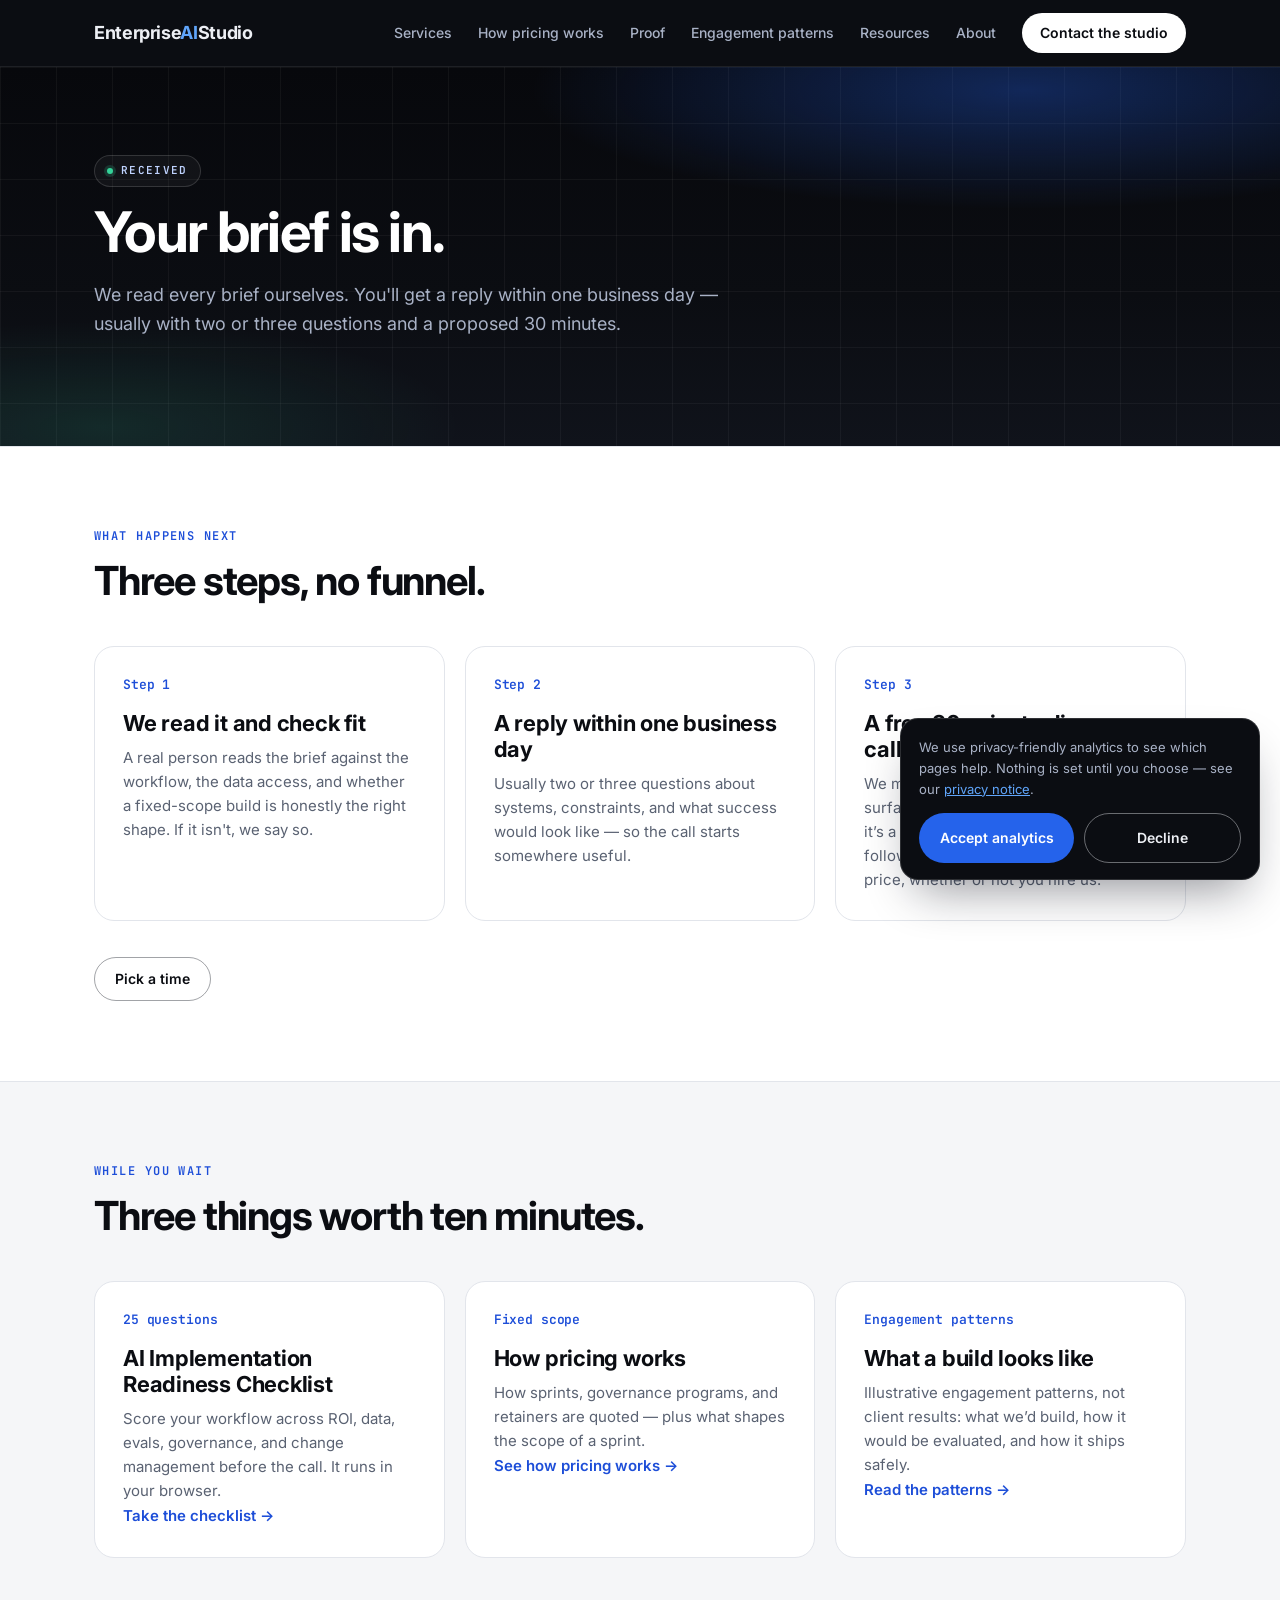
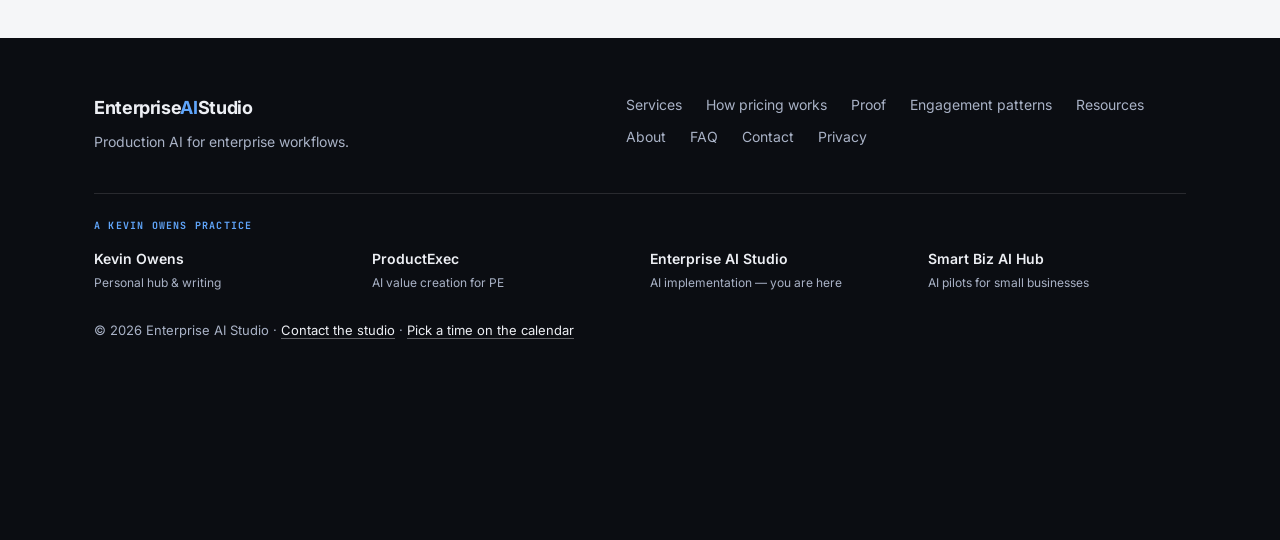
<file: thank-you.html>
<!DOCTYPE html>
<html lang="en">
<head>
  <meta charset="UTF-8">
  <meta name="viewport" content="width=device-width, initial-scale=1.0">
  <title>Thank you — Enterprise AI Studio</title>
  <meta name="description" content="Your brief is in. Here's what happens next.">
  <meta name="robots" content="noindex">
  <meta property="og:title" content="Thank you — Enterprise AI Studio">
  <meta property="og:description" content="Your brief is in. Here's what happens next.">
  <meta property="og:site_name" content="Enterprise AI Studio">
  <meta property="og:type" content="website">
  <meta property="og:url" content="https://enterpriseaistudio.com/thank-you">
  <meta property="og:image" content="https://enterpriseaistudio.com/og-image.png">
  <meta property="og:image:alt" content="Enterprise AI Studio: production AI implementation for enterprise workflows.">
  <meta property="og:image:width" content="1200">
  <meta property="og:image:height" content="630">
  <meta name="twitter:card" content="summary_large_image">
  <meta name="twitter:title" content="Thank you — Enterprise AI Studio">
  <meta name="twitter:description" content="Your brief is in. Here's what happens next.">
  <meta name="twitter:image" content="https://enterpriseaistudio.com/og-image.png">
  <link rel="icon" href="/favicon.ico" sizes="32x32">
  <link rel="icon" href="/favicon.svg" type="image/svg+xml">
  <link rel="apple-touch-icon" href="/apple-touch-icon.png">
  <link rel="canonical" href="https://enterpriseaistudio.com/thank-you">
  <!-- Google tag (gtag.js) with Consent Mode v2 — default denied until the visitor chooses -->
  <script>
    window.dataLayer=window.dataLayer||[];function gtag(){dataLayer.push(arguments);}
    gtag('consent','default',{analytics_storage:'denied',ad_storage:'denied',ad_user_data:'denied',ad_personalization:'denied',wait_for_update:500});
    try{if(localStorage.getItem('eas_consent')==='granted'){gtag('consent','update',{analytics_storage:'granted'});}}catch(e){}
  </script>
  <script async src="https://www.googletagmanager.com/gtag/js?id=G-DPS2MFLM6Q"></script>
  <script>gtag('js',new Date());gtag('config','G-DPS2MFLM6Q');</script>
  <script type="module">import{onLCP,onCLS,onINP,onFCP,onTTFB}from'/assets/web-vitals.js';function send(m){if(typeof gtag!=='function')return;gtag('event',m.name,{value:Math.round(m.name==='CLS'?m.value*1000:m.value),metric_id:m.id,metric_value:m.value,metric_delta:m.delta,metric_rating:m.rating,non_interaction:true});}onLCP(send);onCLS(send);onINP(send);onFCP(send);onTTFB(send);</script>
  <link rel="preconnect" href="https://fonts.googleapis.com">
  <link rel="preconnect" href="https://fonts.gstatic.com" crossorigin>
  <link rel="stylesheet" href="https://fonts.googleapis.com/css2?family=Inter:wght@400;500;600;700&family=JetBrains+Mono:wght@400;600&display=swap" media="print" onload="this.media='all'">
  <noscript><link rel="stylesheet" href="https://fonts.googleapis.com/css2?family=Inter:wght@400;500;600;700&family=JetBrains+Mono:wght@400;600&display=swap"></noscript>
  <link rel="stylesheet" href="/assets/site.css?v=20261119">
  <!-- Structured Data: BreadcrumbList -->
  <script type="application/ld+json">
  {
    "@context": "https://schema.org",
    "@type": "BreadcrumbList",
    "itemListElement": [
      { "@type": "ListItem", "position": 1, "name": "Home", "item": "https://enterpriseaistudio.com/" },
      { "@type": "ListItem", "position": 2, "name": "Thank you", "item": "https://enterpriseaistudio.com/thank-you" }
    ]
  }
  </script>
</head>
<body>

<a class="skip-link" href="#main">Skip to content</a>
<div class="consent-bar" id="consent-bar" role="region" aria-label="Analytics consent" hidden>
  <p class="consent-bar-text">We use privacy-friendly analytics to see which pages help. Nothing is set until you choose — see our <a href="/privacy">privacy notice</a>.</p>
  <div class="consent-bar-actions">
    <button type="button" class="btn btn-primary consent-accept" data-consent="granted">Accept analytics</button>
    <button type="button" class="btn btn-ghost consent-decline" data-consent="denied">Decline</button>
  </div>
</div>

<header class="site-header">
  <nav class="nav container" aria-label="Main">
    <a class="logo" href="/">Enterprise<span>AI</span>Studio</a>
    <a class="btn-nav-mobile" href="/contact">Contact</a>
    <button class="nav-toggle" type="button" aria-expanded="false" aria-controls="site-menu">
      <span class="visually-hidden">Menu</span>
      <span class="bar" aria-hidden="true"></span>
      <span class="bar" aria-hidden="true"></span>
      <span class="bar" aria-hidden="true"></span>
    </button>
    <ul class="nav-links" id="site-menu">
      <li><a href="/services">Services</a></li>
      <li><a href="/pricing">How pricing works</a></li>
      <li><a href="/proof">Proof</a></li>
      <li><a href="/case-studies">Engagement patterns</a></li>
      <li><a href="/resources">Resources</a></li>
      <li><a href="/about">About</a></li>
      <li><a href="/contact" class="btn-nav">Contact the studio</a></li>
    </ul>
  </nav>
</header>

<main id="main">

<section class="hero" style="padding-bottom: 72px;">
  <div class="container">
    <p class="eyebrow">Received</p>
    <h1>Your brief is in.</h1>
    <p class="lede">We read every brief ourselves. You'll get a reply within one business day — usually with two or three questions and a proposed 30 minutes.</p>
  </div>
</section>

<section id="next" class="band">
  <div class="container">
    <p class="section-eyebrow">What happens next</p>
    <h2 class="section-headline">Three steps, no funnel.</h2>
    <div class="grid-3">
      <article class="card">
        <p class="card-sub">Step 1</p>
        <h3>We read it and check fit</h3>
        <p>A real person reads the brief against the workflow, the data access, and whether a fixed-scope build is honestly the right shape. If it isn't, we say so.</p>
      </article>
      <article class="card">
        <p class="card-sub">Step 2</p>
        <h3>A reply within one business day</h3>
        <p>Usually two or three questions about systems, constraints, and what success would look like — so the call starts somewhere useful.</p>
      </article>
      <article class="card">
        <p class="card-sub">Step 3</p>
        <h3>A free 30-minute discovery call — no deck</h3>
        <p>We map the workflow, the integration surface, and the evals it would need. If it&rsquo;s a fit, a free one-week scoping phase follows and ends in a written scope and price, whether or not you hire us.</p>
      </article>
    </div>
    <div class="cta-row" style="margin-top:36px;">
      <a class="btn btn-ghost" data-booking-link data-booking-only hidden href="/contact#form">Pick a time</a>
    </div>
  </div>
</section>

<section id="meanwhile">
  <div class="container">
    <p class="section-eyebrow">While you wait</p>
    <h2 class="section-headline">Three things worth ten minutes.</h2>
    <div class="grid-3">
      <article class="card card-hover">
        <p class="card-sub">25 questions</p>
        <h3>AI Implementation Readiness Checklist</h3>
        <p>Score your workflow across ROI, data, evals, governance, and change management before the call. It runs in your browser.</p>
        <a class="card-link" href="/resources">Take the checklist</a>
      </article>
      <article class="card card-hover">
        <p class="card-sub">Fixed scope</p>
        <h3>How pricing works</h3>
        <p>How sprints, governance programs, and retainers are quoted — plus what shapes the scope of a sprint.</p>
        <a class="card-link" href="/pricing">See how pricing works</a>
      </article>
      <article class="card card-hover">
        <p class="card-sub">Engagement patterns</p>
        <h3>What a build looks like</h3>
        <p>Illustrative engagement patterns, not client results: what we&rsquo;d build, how it would be evaluated, and how it ships safely.</p>
        <a class="card-link" href="/case-studies">Read the patterns</a>
      </article>
    </div>
  </div>
</section>
</main>

<footer class="site-footer">
  <div class="container">
    <div class="footer-content">
      <div>
        <a class="logo" href="/">Enterprise<span>AI</span>Studio</a>
        <p class="footer-tagline-line">Production AI for enterprise workflows.</p>
      </div>
      <nav class="footer-links" aria-label="Footer">
        <a href="/services">Services</a>
        <a href="/pricing">How pricing works</a>
        <a href="/proof">Proof</a>
        <a href="/case-studies">Engagement patterns</a>
        <a href="/resources">Resources</a>
        <a href="/about">About</a>
        <a href="/faq">FAQ</a>
        <a href="/contact">Contact</a>
        <a href="/privacy">Privacy</a>
        <button type="button" class="footer-link-button" data-consent-open hidden>Cookie settings</button>
      </nav>
    </div>
    <div class="family-strip">
      <span class="family-eyebrow">A KEVIN OWENS PRACTICE</span>
      <ul>
        <li><a href="https://kevinowens.com">Kevin Owens</a><span>Personal hub &amp; writing</span></li>
        <li><a href="https://productexec.co">ProductExec</a><span>AI value creation for PE</span></li>
        <li><span class="here">Enterprise AI Studio</span><span>AI implementation — you are here</span></li>
        <li><a href="https://smartbizaihub.com">Smart Biz AI Hub</a><span>AI pilots for small businesses</span></li>
      </ul>
    </div>
    <p class="footer-meta">© 2026 Enterprise AI Studio · <a href="/contact#form">Contact the studio</a> · <a href="https://calendar.app.google/U4e4ETunoZaib7im8" target="_blank" rel="noopener">Pick a time on the calendar</a></p>
  </div>
</footer>


<script src="/assets/site.js?v=20261119" defer></script>
</body>
</html>
</file>
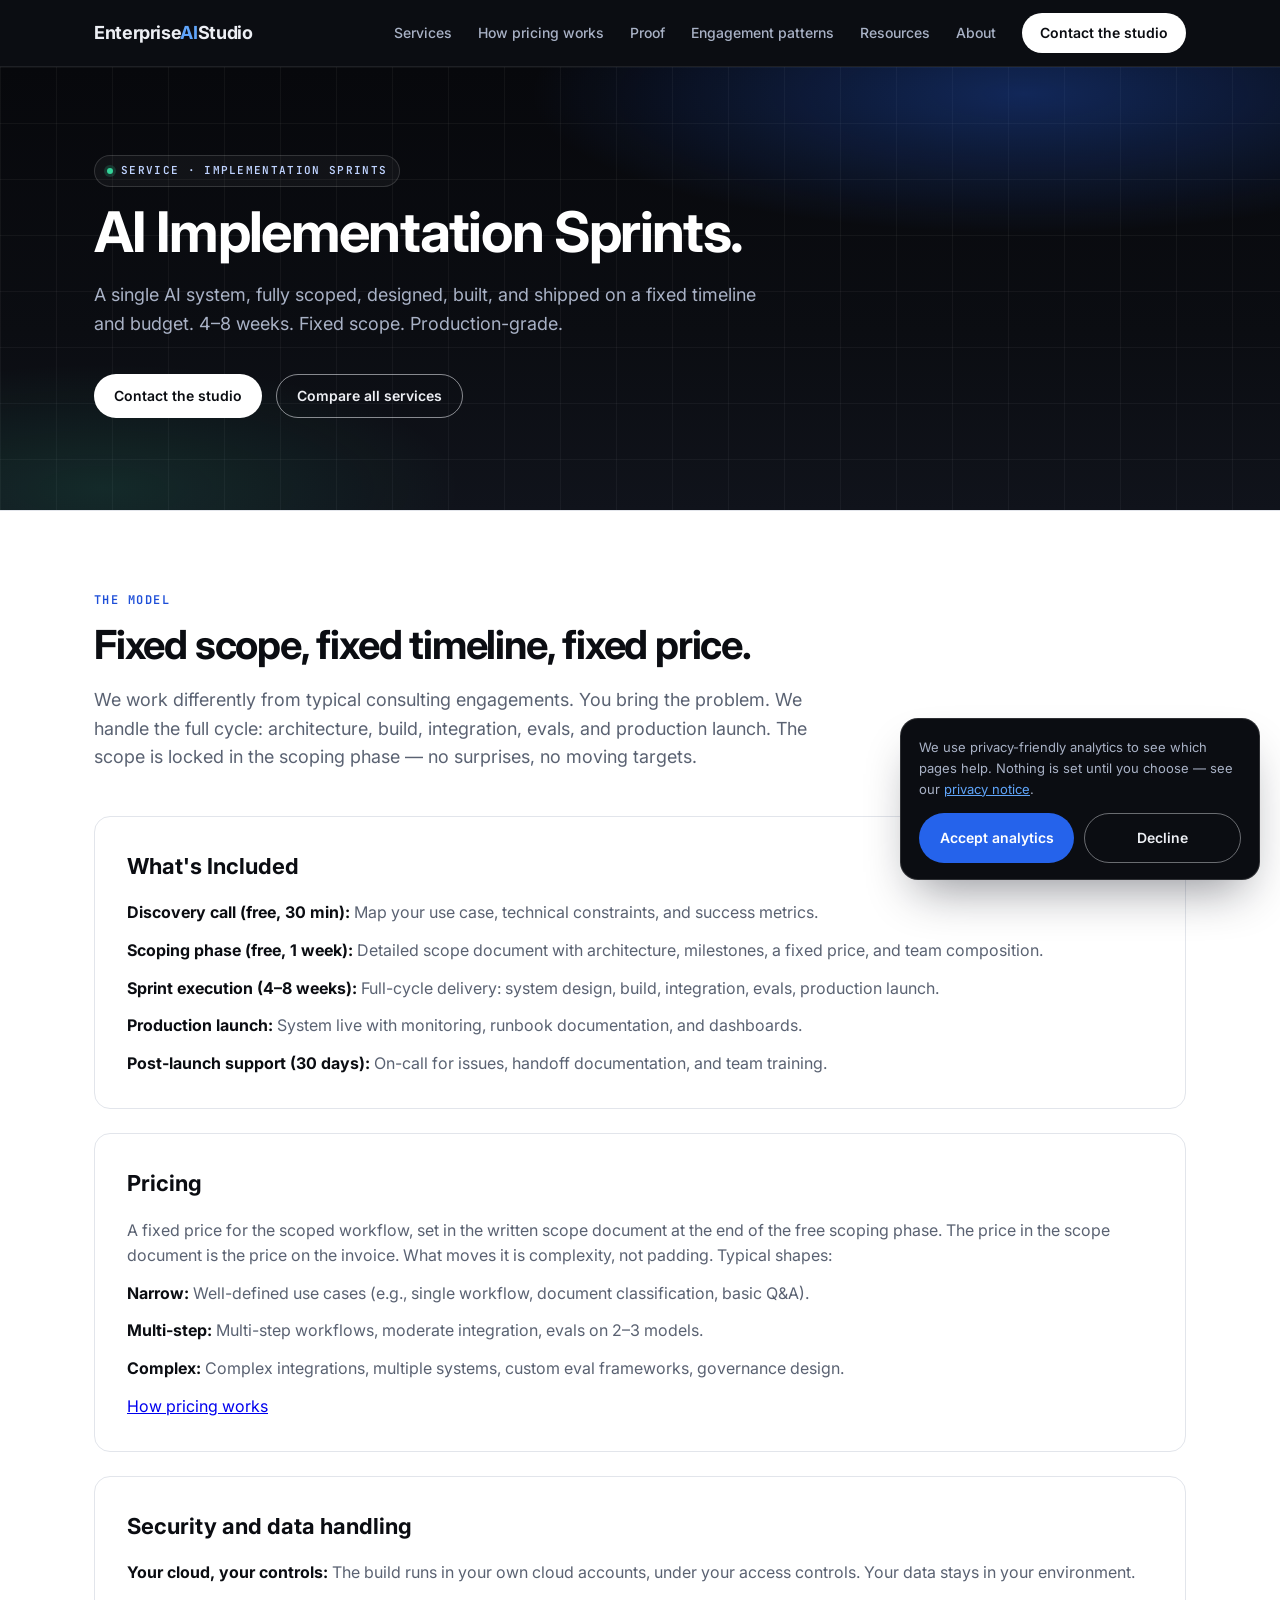
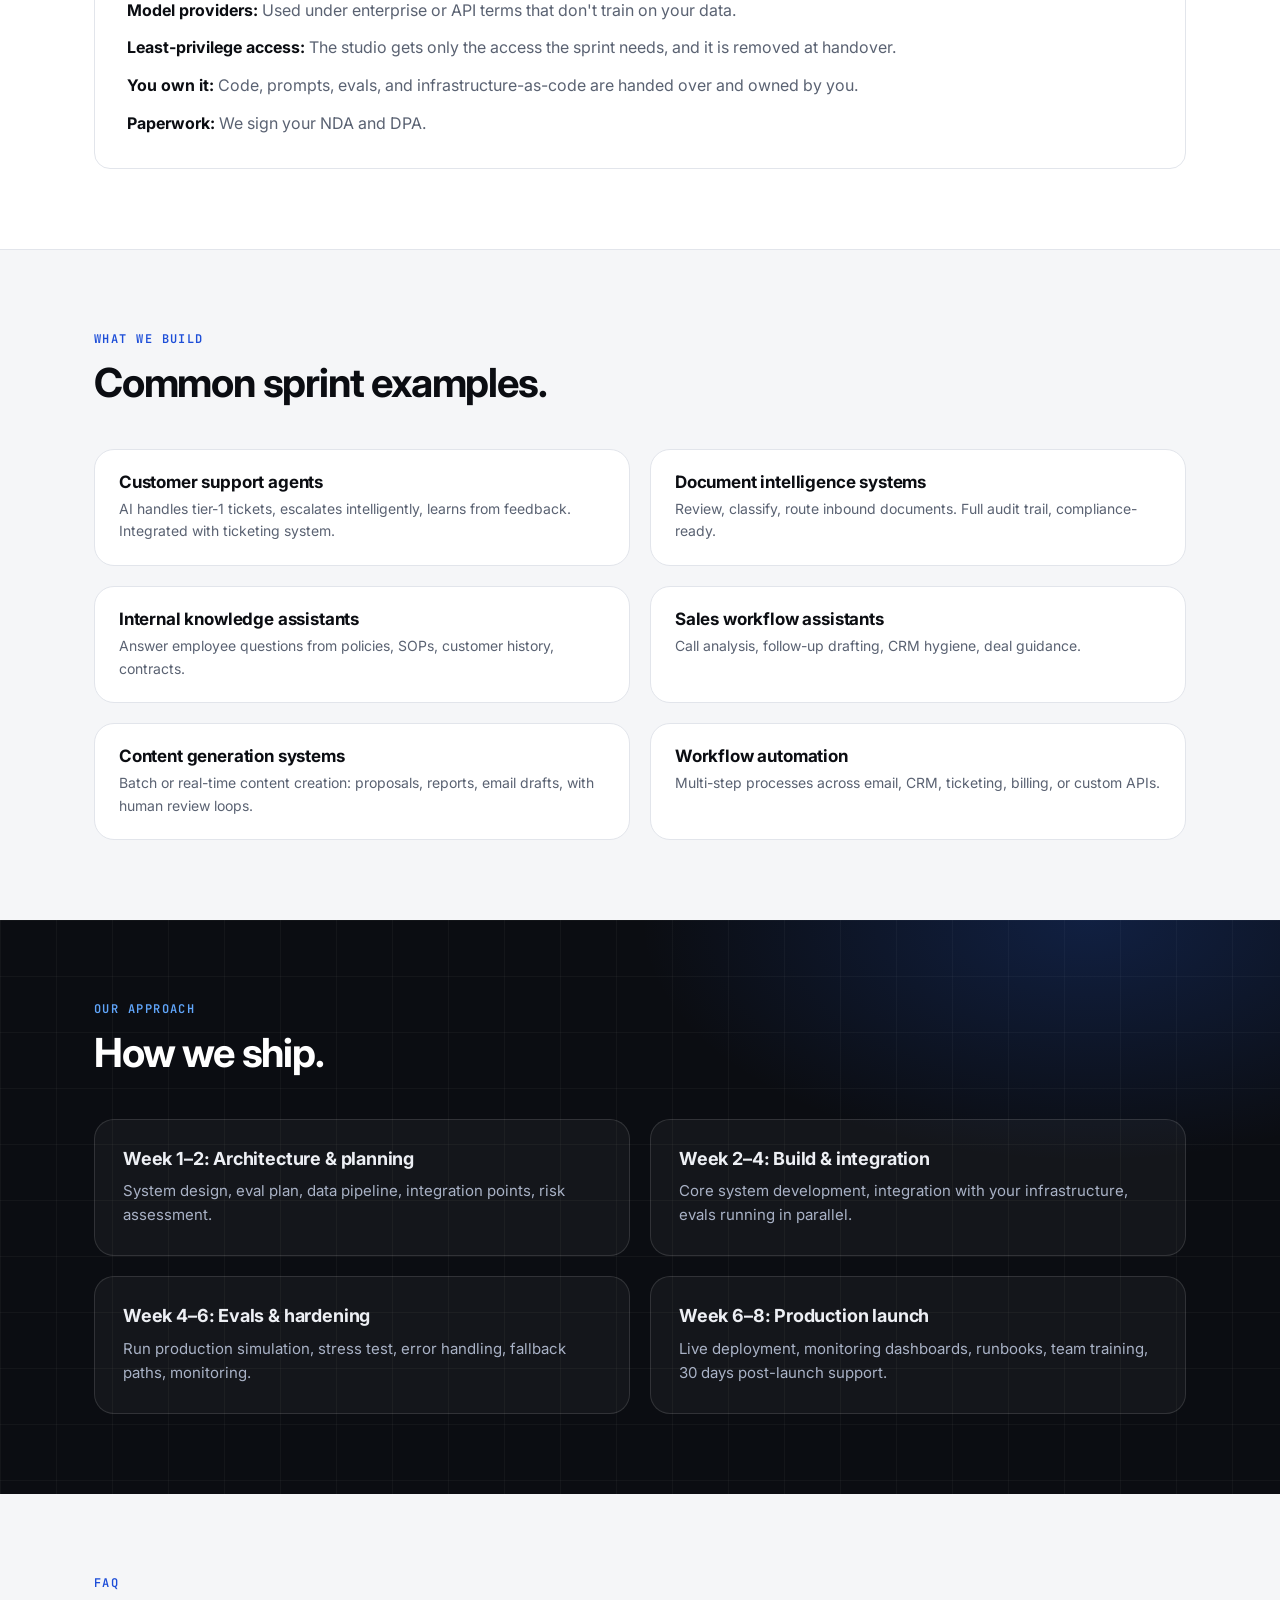
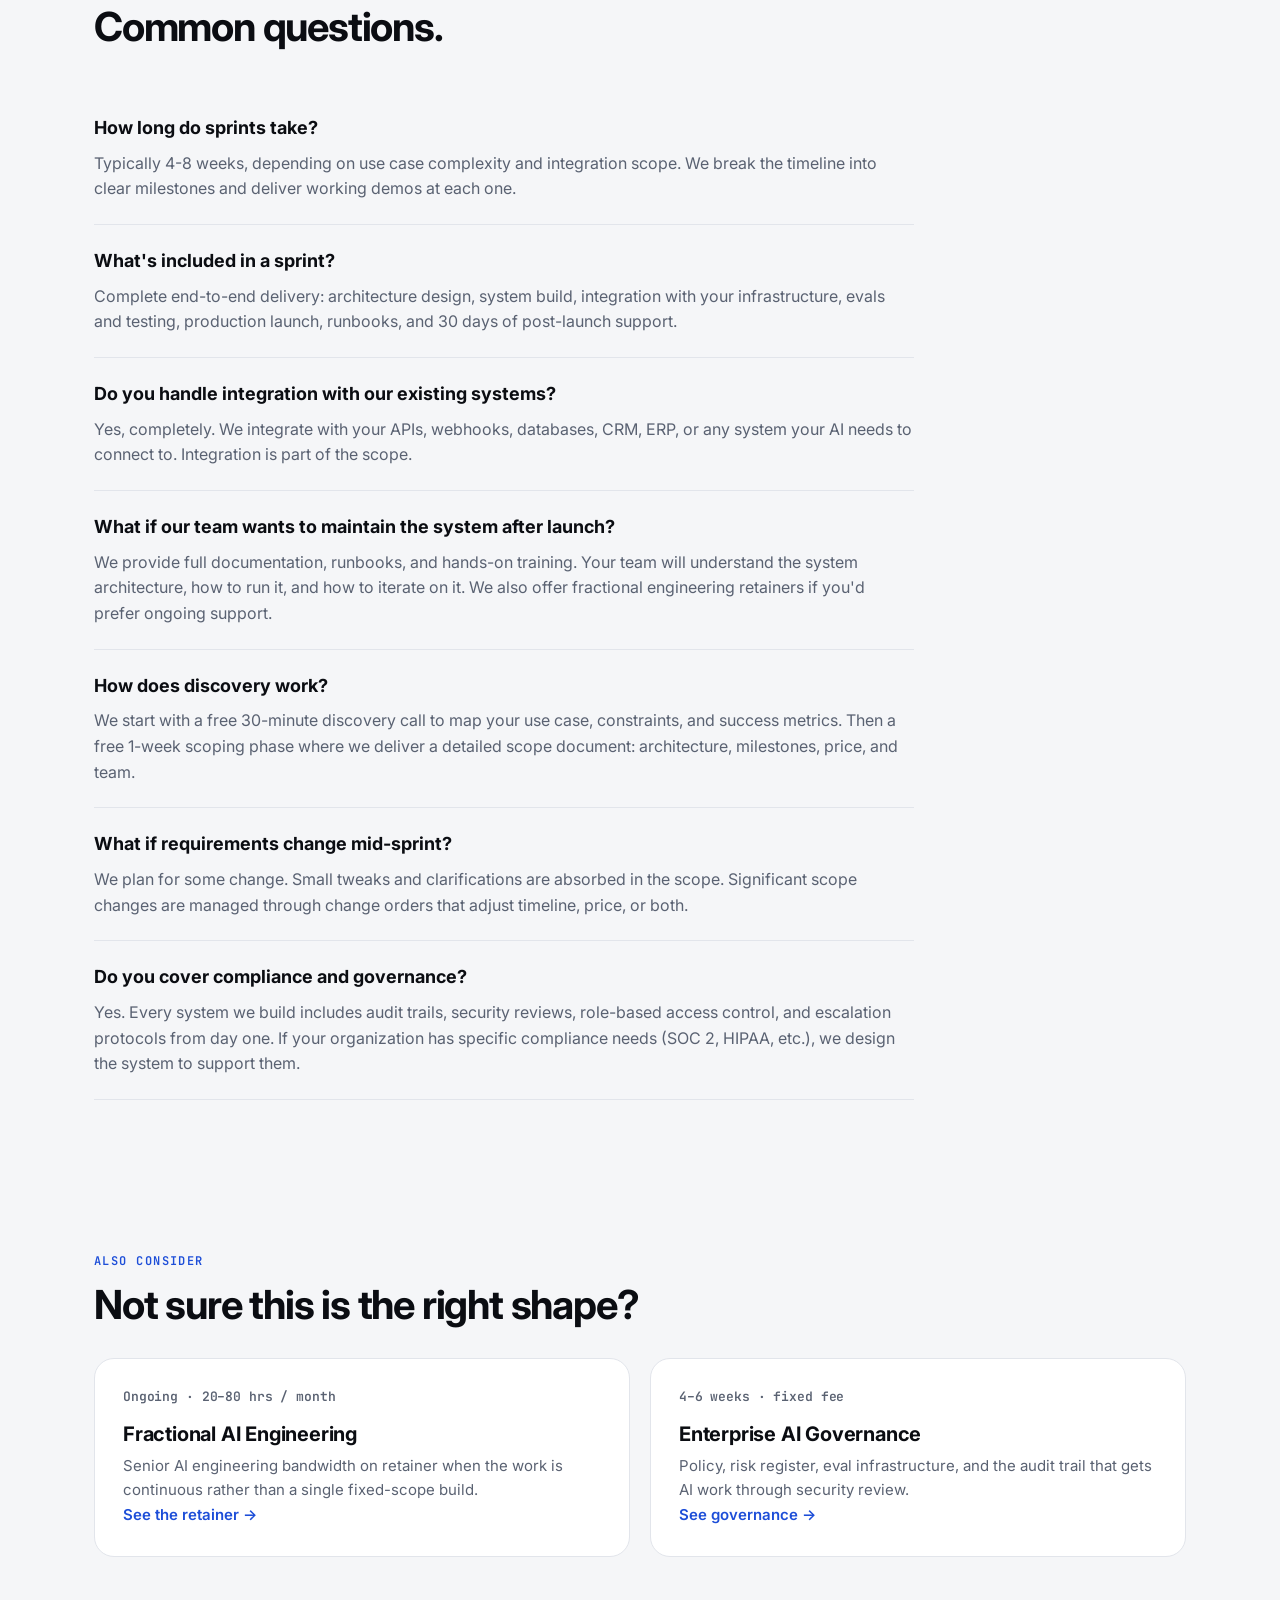
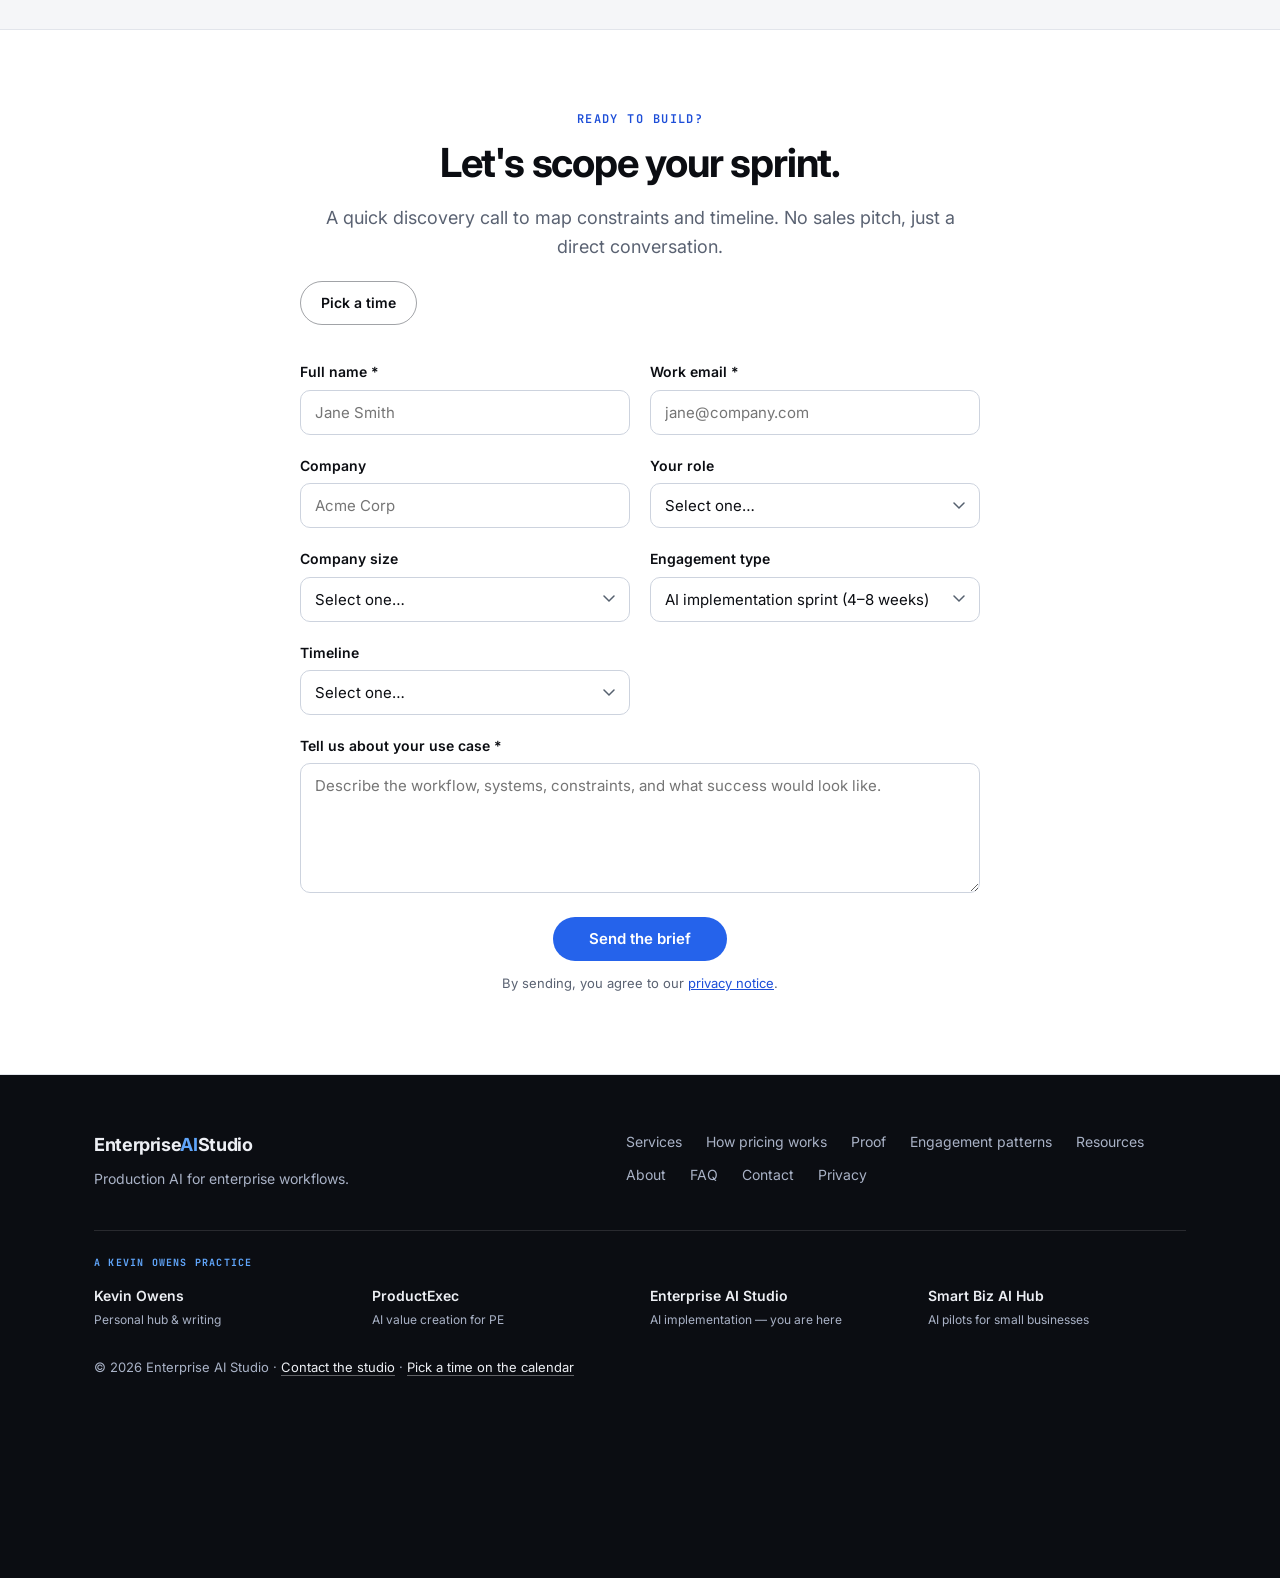
<file: services/ai-implementation-sprints.html>
<!DOCTYPE html>
<html lang="en">
<head>
  <meta charset="UTF-8">
  <meta name="viewport" content="width=device-width, initial-scale=1.0">
  <title>AI Implementation Sprints — Enterprise AI Studio</title>
  <meta name="description" content="Fixed-scope AI projects delivered in 4-8 weeks. We handle the full cycle: scoping, architecture, build, integration, and production launch.">
  <meta property="og:title" content="AI Implementation Sprints — Enterprise AI Studio">
  <meta property="og:description" content="Fixed-scope AI projects delivered in 4-8 weeks. We handle the full cycle: scoping, architecture, build, integration, and production launch.">
  <meta property="og:site_name" content="Enterprise AI Studio">
  <meta property="og:type" content="website">
  <meta property="og:url" content="https://enterpriseaistudio.com/services/ai-implementation-sprints">
  <meta property="og:image" content="https://enterpriseaistudio.com/og-image.png">
  <meta property="og:image:alt" content="Enterprise AI Studio: production AI implementation for enterprise workflows.">
  <meta property="og:image:width" content="1200">
  <meta property="og:image:height" content="630">
  <meta name="twitter:card" content="summary_large_image">
  <meta name="twitter:title" content="AI Implementation Sprints — Enterprise AI Studio">
  <meta name="twitter:description" content="Fixed-scope AI projects delivered in 4-8 weeks. We handle the full cycle: scoping, architecture, build, integration, and production launch.">
  <meta name="twitter:image" content="https://enterpriseaistudio.com/og-image.png">
  <link rel="canonical" href="https://enterpriseaistudio.com/services/ai-implementation-sprints">
  <link rel="icon" href="/favicon.ico" sizes="32x32">
  <link rel="icon" href="/favicon.svg" type="image/svg+xml">
  <link rel="apple-touch-icon" href="/apple-touch-icon.png">
  <!-- Google tag (gtag.js) with Consent Mode v2 — default denied until the visitor chooses -->
  <script>
    window.dataLayer=window.dataLayer||[];function gtag(){dataLayer.push(arguments);}
    gtag('consent','default',{analytics_storage:'denied',ad_storage:'denied',ad_user_data:'denied',ad_personalization:'denied',wait_for_update:500});
    try{if(localStorage.getItem('eas_consent')==='granted'){gtag('consent','update',{analytics_storage:'granted'});}}catch(e){}
  </script>
  <script async src="https://www.googletagmanager.com/gtag/js?id=G-DPS2MFLM6Q"></script>
  <script>gtag('js',new Date());gtag('config','G-DPS2MFLM6Q');</script>
  <script type="module">import{onLCP,onCLS,onINP,onFCP,onTTFB}from'/assets/web-vitals.js';function send(m){if(typeof gtag!=='function')return;gtag('event',m.name,{value:Math.round(m.name==='CLS'?m.value*1000:m.value),metric_id:m.id,metric_value:m.value,metric_delta:m.delta,metric_rating:m.rating,non_interaction:true});}onLCP(send);onCLS(send);onINP(send);onFCP(send);onTTFB(send);</script>
  <link rel="preconnect" href="https://fonts.googleapis.com">
  <link rel="preconnect" href="https://fonts.gstatic.com" crossorigin>
  <link rel="stylesheet" href="https://fonts.googleapis.com/css2?family=Inter:wght@400;500;600;700&family=JetBrains+Mono:wght@400;600&display=swap" media="print" onload="this.media='all'">
  <noscript><link rel="stylesheet" href="https://fonts.googleapis.com/css2?family=Inter:wght@400;500;600;700&family=JetBrains+Mono:wght@400;600&display=swap"></noscript>
  <link rel="stylesheet" href="/assets/site.css?v=20261119">
  <!-- Structured Data: Service -->
  <script type="application/ld+json">
  {
    "@context": "https://schema.org",
    "@type": "Service",
    "@id": "https://enterpriseaistudio.com/services/ai-implementation-sprints",
    "name": "AI Implementation Sprints",
    "description": "A single AI system, fully scoped, designed, built, and shipped on a fixed timeline and budget. 4-8 weeks, fixed scope. We bring engineering, evals, and production discipline; you bring workflow knowledge.",
    "provider": { "@type": "Organization", "name": "Enterprise AI Studio", "url": "https://enterpriseaistudio.com" },
    "serviceType": "AI Implementation",
    "areaServed": ["United States", "United Kingdom", "European Union"]
  }
  </script>
  <!-- Structured Data: BreadcrumbList -->
  <script type="application/ld+json">
  {
    "@context": "https://schema.org",
    "@type": "BreadcrumbList",
    "itemListElement": [
      { "@type": "ListItem", "position": 1, "name": "Home", "item": "https://enterpriseaistudio.com/" },
      { "@type": "ListItem", "position": 2, "name": "Services", "item": "https://enterpriseaistudio.com/services" },
      { "@type": "ListItem", "position": 3, "name": "AI Implementation Sprints", "item": "https://enterpriseaistudio.com/services/ai-implementation-sprints" }
    ]
  }
  </script>
  <!-- Structured Data: FAQPage -->
  <script type="application/ld+json">
  {
    "@context": "https://schema.org",
    "@type": "FAQPage",
    "mainEntity": [
      { "@type": "Question", "name": "How long do AI Implementation Sprints take?", "acceptedAnswer": { "@type": "Answer", "text": "Typically 4-8 weeks, depending on use case complexity and integration scope. We break the timeline into clear milestones and deliver working demos at each one." } },
      { "@type": "Question", "name": "What's included in a sprint?", "acceptedAnswer": { "@type": "Answer", "text": "Complete end-to-end delivery: architecture design, system build, integration with your infrastructure, evals and testing, production launch, runbooks, and 30 days of post-launch support." } },
      { "@type": "Question", "name": "Do you handle integration with our existing systems?", "acceptedAnswer": { "@type": "Answer", "text": "Yes, completely. We integrate with your APIs, webhooks, databases, CRM, ERP, or any system your AI needs to connect to. Integration is part of the scope." } },
      { "@type": "Question", "name": "What if our team wants to maintain the system after launch?", "acceptedAnswer": { "@type": "Answer", "text": "We provide full documentation, runbooks, and hands-on training. Your team will understand the system architecture, how to run it, and how to iterate on it. We also offer fractional engineering retainers if you'd prefer ongoing support." } },
      { "@type": "Question", "name": "How does the discovery process work?", "acceptedAnswer": { "@type": "Answer", "text": "We start with a free 30-minute discovery call to map your use case, constraints, and success metrics. Then a free 1-week scoping phase where we deliver a detailed scope document: architecture, milestones, price, and team." } },
      { "@type": "Question", "name": "What happens if requirements change mid-sprint?", "acceptedAnswer": { "@type": "Answer", "text": "We plan for some change. Small tweaks and clarifications are absorbed in the scope. Significant scope changes are managed through change orders that adjust timeline, price, or both." } },
      { "@type": "Question", "name": "Do you cover compliance and governance?", "acceptedAnswer": { "@type": "Answer", "text": "Yes. Every system we build includes audit trails, security reviews, role-based access control, and escalation protocols from day one. If your organization has specific compliance needs (SOC 2, HIPAA, etc.), we design the system to support them." } }
    ]
  }
  </script>
</head>
<body>

<a class="skip-link" href="#main">Skip to content</a>
<div class="consent-bar" id="consent-bar" role="region" aria-label="Analytics consent" hidden>
  <p class="consent-bar-text">We use privacy-friendly analytics to see which pages help. Nothing is set until you choose — see our <a href="/privacy">privacy notice</a>.</p>
  <div class="consent-bar-actions">
    <button type="button" class="btn btn-primary consent-accept" data-consent="granted">Accept analytics</button>
    <button type="button" class="btn btn-ghost consent-decline" data-consent="denied">Decline</button>
  </div>
</div>

<header class="site-header">
  <nav class="nav container" aria-label="Main">
    <a class="logo" href="/">Enterprise<span>AI</span>Studio</a>
    <a class="btn-nav-mobile" href="/contact">Contact</a>
    <button class="nav-toggle" type="button" aria-expanded="false" aria-controls="site-menu">
      <span class="visually-hidden">Menu</span>
      <span class="bar" aria-hidden="true"></span>
      <span class="bar" aria-hidden="true"></span>
      <span class="bar" aria-hidden="true"></span>
    </button>
    <ul class="nav-links" id="site-menu">
      <li><a href="/services">Services</a></li>
      <li><a href="/pricing">How pricing works</a></li>
      <li><a href="/proof">Proof</a></li>
      <li><a href="/case-studies">Engagement patterns</a></li>
      <li><a href="/resources">Resources</a></li>
      <li><a href="/about">About</a></li>
      <li><a href="/contact" class="btn-nav">Contact the studio</a></li>
    </ul>
  </nav>
</header>

<main id="main">

<section class="hero">
  <div class="container">
    <p class="eyebrow">Service · Implementation sprints</p>
    <h1>AI Implementation Sprints.</h1>
    <p class="lede">A single AI system, fully scoped, designed, built, and shipped on a fixed timeline and budget. 4–8 weeks. Fixed scope. Production-grade.</p>
    <div class="cta-row">
      <a href="/contact" class="btn btn-on-navy">Contact the studio</a>
      <a href="/services" class="btn btn-ghost">Compare all services</a>
    </div>
  </div>
</section>

<section id="model" class="band">
  <div class="container">
    <p class="section-eyebrow">The Model</p>
    <h2 class="section-headline">Fixed scope, fixed timeline, fixed price.</h2>
    <p class="section-body">We work differently from typical consulting engagements. You bring the problem. We handle the full cycle: architecture, build, integration, evals, and production launch. The scope is locked in the scoping phase — no surprises, no moving targets.</p>

    <div class="detail-section">
      <h3>What's Included</h3>
      <p><strong>Discovery call (free, 30 min):</strong> Map your use case, technical constraints, and success metrics.</p>
      <p><strong>Scoping phase (free, 1 week):</strong> Detailed scope document with architecture, milestones, a fixed price, and team composition.</p>
      <p><strong>Sprint execution (4–8 weeks):</strong> Full-cycle delivery: system design, build, integration, evals, production launch.</p>
      <p><strong>Production launch:</strong> System live with monitoring, runbook documentation, and dashboards.</p>
      <p><strong>Post-launch support (30 days):</strong> On-call for issues, handoff documentation, and team training.</p>
    </div>

    <div class="detail-section">
      <h3>Pricing</h3>
      <p>A fixed price for the scoped workflow, set in the written scope document at the end of the free scoping phase. The price in the scope document is the price on the invoice. What moves it is complexity, not padding. Typical shapes:</p>
      <p><strong>Narrow:</strong> Well-defined use cases (e.g., single workflow, document classification, basic Q&amp;A).</p>
      <p><strong>Multi-step:</strong> Multi-step workflows, moderate integration, evals on 2–3 models.</p>
      <p><strong>Complex:</strong> Complex integrations, multiple systems, custom eval frameworks, governance design.</p>
      <p><a href="/pricing">How pricing works</a></p>
    </div>

    <div class="detail-section" id="security">
      <h3>Security and data handling</h3>
      <p><strong>Your cloud, your controls:</strong> The build runs in your own cloud accounts, under your access controls. Your data stays in your environment.</p>
      <p><strong>Model providers:</strong> Used under enterprise or API terms that don't train on your data.</p>
      <p><strong>Least-privilege access:</strong> The studio gets only the access the sprint needs, and it is removed at handover.</p>
      <p><strong>You own it:</strong> Code, prompts, evals, and infrastructure-as-code are handed over and owned by you.</p>
      <p><strong>Paperwork:</strong> We sign your NDA and DPA.</p>
    </div>
  </div>
</section>

<section id="examples">
  <div class="container">
    <p class="section-eyebrow">What We Build</p>
    <h2 class="section-headline">Common sprint examples.</h2>
    <div class="grid-2">
      <div class="card card-sm">
        <h3>Customer support agents</h3>
        <p>AI handles tier-1 tickets, escalates intelligently, learns from feedback. Integrated with ticketing system.</p>
      </div>
      <div class="card card-sm">
        <h3>Document intelligence systems</h3>
        <p>Review, classify, route inbound documents. Full audit trail, compliance-ready.</p>
      </div>
      <div class="card card-sm">
        <h3>Internal knowledge assistants</h3>
        <p>Answer employee questions from policies, SOPs, customer history, contracts.</p>
      </div>
      <div class="card card-sm">
        <h3>Sales workflow assistants</h3>
        <p>Call analysis, follow-up drafting, CRM hygiene, deal guidance.</p>
      </div>
      <div class="card card-sm">
        <h3>Content generation systems</h3>
        <p>Batch or real-time content creation: proposals, reports, email drafts, with human review loops.</p>
      </div>
      <div class="card card-sm">
        <h3>Workflow automation</h3>
        <p>Multi-step processes across email, CRM, ticketing, billing, or custom APIs.</p>
      </div>
    </div>
  </div>
</section>

<section id="approach" class="navy-band">
  <div class="container">
    <p class="section-eyebrow">Our Approach</p>
    <h2 class="section-headline">How we ship.</h2>
    <div class="grid-2" style="margin-top: 44px;">
      <div class="card">
        <h3 style="font-size:18px;">Week 1–2: Architecture &amp; planning</h3>
        <p>System design, eval plan, data pipeline, integration points, risk assessment.</p>
      </div>
      <div class="card">
        <h3 style="font-size:18px;">Week 2–4: Build &amp; integration</h3>
        <p>Core system development, integration with your infrastructure, evals running in parallel.</p>
      </div>
      <div class="card">
        <h3 style="font-size:18px;">Week 4–6: Evals &amp; hardening</h3>
        <p>Run production simulation, stress test, error handling, fallback paths, monitoring.</p>
      </div>
      <div class="card">
        <h3 style="font-size:18px;">Week 6–8: Production launch</h3>
        <p>Live deployment, monitoring dashboards, runbooks, team training, 30 days post-launch support.</p>
      </div>
    </div>
  </div>
</section>

<section id="faq">
  <div class="container">
    <p class="section-eyebrow">FAQ</p>
    <h2 class="section-headline">Common questions.</h2>
    <div class="faq-list">
      <div class="faq-item">
        <h3>How long do sprints take?</h3>
        <p>Typically 4-8 weeks, depending on use case complexity and integration scope. We break the timeline into clear milestones and deliver working demos at each one.</p>
      </div>
      <div class="faq-item">
        <h3>What's included in a sprint?</h3>
        <p>Complete end-to-end delivery: architecture design, system build, integration with your infrastructure, evals and testing, production launch, runbooks, and 30 days of post-launch support.</p>
      </div>
      <div class="faq-item">
        <h3>Do you handle integration with our existing systems?</h3>
        <p>Yes, completely. We integrate with your APIs, webhooks, databases, CRM, ERP, or any system your AI needs to connect to. Integration is part of the scope.</p>
      </div>
      <div class="faq-item">
        <h3>What if our team wants to maintain the system after launch?</h3>
        <p>We provide full documentation, runbooks, and hands-on training. Your team will understand the system architecture, how to run it, and how to iterate on it. We also offer fractional engineering retainers if you'd prefer ongoing support.</p>
      </div>
      <div class="faq-item">
        <h3>How does discovery work?</h3>
        <p>We start with a free 30-minute discovery call to map your use case, constraints, and success metrics. Then a free 1-week scoping phase where we deliver a detailed scope document: architecture, milestones, price, and team.</p>
      </div>
      <div class="faq-item">
        <h3>What if requirements change mid-sprint?</h3>
        <p>We plan for some change. Small tweaks and clarifications are absorbed in the scope. Significant scope changes are managed through change orders that adjust timeline, price, or both.</p>
      </div>
      <div class="faq-item">
        <h3>Do you cover compliance and governance?</h3>
        <p>Yes. Every system we build includes audit trails, security reviews, role-based access control, and escalation protocols from day one. If your organization has specific compliance needs (SOC 2, HIPAA, etc.), we design the system to support them.</p>
      </div>
    </div>
  </div>
</section>

<section id="also-consider">
  <div class="container">
    <p class="section-eyebrow">Also consider</p>
    <h2 class="section-headline">Not sure this is the right shape?</h2>
    <div class="grid-2">
      <article class="card card-hover">
        <p class="card-sub">Ongoing · 20–80 hrs / month</p>
        <h3>Fractional AI Engineering</h3>
        <p>Senior AI engineering bandwidth on retainer when the work is continuous rather than a single fixed-scope build.</p>
        <a class="card-link" href="/services/fractional-ai-engineering">See the retainer</a>
      </article>
      <article class="card card-hover">
        <p class="card-sub">4–6 weeks · fixed fee</p>
        <h3>Enterprise AI Governance</h3>
        <p>Policy, risk register, eval infrastructure, and the audit trail that gets AI work through security review.</p>
        <a class="card-link" href="/services/enterprise-ai-governance">See governance</a>
      </article>
    </div>
  </div>
</section>

<section id="contact" class="band">
  <div class="container">
    <div class="contact-form-wrap" style="text-align:center;">
      <p class="section-eyebrow">Ready to Build?</p>
      <h2 class="section-headline" style="max-width:100%;">Let's scope your sprint.</h2>
      <p class="section-body" style="margin:0 auto;">A quick discovery call to map constraints and timeline. No sales pitch, just a direct conversation.</p>

      <div class="cta-row" style="margin-top:20px;">
        <a class="btn btn-ghost" data-booking-link href="#contact">Request a time</a>
      </div>

      <form class="contact-form" data-contact-form="sprint_contact" action="/api/inquiry" method="post">
        <input type="hidden" name="form_name" value="sprint_contact">
        <input type="hidden" name="inquiry_type" value="implementation_sprint">
        <input type="hidden" name="page_source" value="/services/ai-implementation-sprints">
        <input type="hidden" name="utm_source" value="" data-utm="utm_source">
        <input type="hidden" name="utm_medium" value="" data-utm="utm_medium">
        <input type="hidden" name="utm_campaign" value="" data-utm="utm_campaign">
        <div class="form-row">
          <div class="form-field">
            <label for="name">Full name *</label>
            <input type="text" id="name" name="name" autocomplete="name" placeholder="Jane Smith" required>
          </div>
          <div class="form-field">
            <label for="email">Work email *</label>
            <input type="email" id="email" name="email" autocomplete="email" placeholder="jane@company.com" required>
          </div>
        </div>
        <div class="form-row">
          <div class="form-field">
            <label for="company">Company</label>
            <input type="text" id="company" name="company" autocomplete="organization" placeholder="Acme Corp">
          </div>
          <div class="form-field">
            <label for="role">Your role</label>
            <select id="role" name="role">
              <option value="">Select one…</option>
              <option value="cto-cio">CTO / CIO</option>
              <option value="vp-engineering">VP Engineering</option>
              <option value="vp-operations">VP Operations</option>
              <option value="head-of-data">Head of Data</option>
              <option value="other">Other</option>
            </select>
          </div>
        </div>
        <div class="form-row">
          <div class="form-field">
            <label for="company_size">Company size</label>
            <select id="company_size" name="company_size">
              <option value="">Select one…</option>
              <option value="lt-200">Under 200</option>
              <option value="200-1000">200–1,000</option>
              <option value="1000-5000">1,000–5,000</option>
              <option value="5000-plus">5,000+</option>
            </select>
          </div>
          <div class="form-field">
            <label for="service">Engagement type</label>
            <select id="service" name="service">
              <option value="">Select one…</option>
              <option value="implementation-sprint" selected>AI implementation sprint (4–8 weeks)</option>
              <option value="fractional-engineering">Fractional AI engineering (retainer)</option>
              <option value="governance">Enterprise AI governance</option>
              <option value="not-sure">Not sure yet</option>
            </select>
          </div>
        </div>
        <div class="form-row">
          <div class="form-field">
            <label for="timeline">Timeline</label>
            <select id="timeline" name="timeline">
              <option value="">Select one…</option>
              <option value="now">Now</option>
              <option value="this-quarter">This quarter</option>
              <option value="next-quarter">Next quarter</option>
              <option value="exploring">Exploring</option>
            </select>
          </div>
        </div>
        <div class="form-field">
          <label for="message">Tell us about your use case *</label>
          <textarea id="message" name="message" placeholder="Describe the workflow, systems, constraints, and what success would look like." required></textarea>
        </div>
        <input class="visually-hidden" type="text" name="website" tabindex="-1" aria-hidden="true" autocomplete="off">
        <div class="form-submit">
          <button type="submit" class="btn btn-primary btn-form-submit">Send the brief</button>
          <p class="form-consent">By sending, you agree to our <a href="/privacy">privacy notice</a>.</p>
          <p class="form-status success" role="status">✓ Brief sent. We'll be in touch within one business day.</p>
          <p class="form-status error" role="alert">Try again in a few minutes, or <a href="https://www.linkedin.com/in/kevinaowens">message Kevin on LinkedIn</a>.</p>
        </div>
      </form>
    </div>
  </div>
</section>

</main>

<footer class="site-footer">
  <div class="container">
    <div class="footer-content">
      <div>
        <a class="logo" href="/">Enterprise<span>AI</span>Studio</a>
        <p class="footer-tagline-line">Production AI for enterprise workflows.</p>
      </div>
      <nav class="footer-links" aria-label="Footer">
        <a href="/services">Services</a>
        <a href="/pricing">How pricing works</a>
        <a href="/proof">Proof</a>
        <a href="/case-studies">Engagement patterns</a>
        <a href="/resources">Resources</a>
        <a href="/about">About</a>
        <a href="/faq">FAQ</a>
        <a href="/contact">Contact</a>
        <a href="/privacy">Privacy</a>
        <button type="button" class="footer-link-button" data-consent-open hidden>Cookie settings</button>
      </nav>
    </div>
    <div class="family-strip">
      <span class="family-eyebrow">A KEVIN OWENS PRACTICE</span>
      <ul>
        <li><a href="https://kevinowens.com">Kevin Owens</a><span>Personal hub &amp; writing</span></li>
        <li><a href="https://productexec.co">ProductExec</a><span>AI value creation for PE</span></li>
        <li><span class="here">Enterprise AI Studio</span><span>AI implementation — you are here</span></li>
        <li><a href="https://smartbizaihub.com">Smart Biz AI Hub</a><span>AI pilots for small businesses</span></li>
      </ul>
    </div>
    <p class="footer-meta">© 2026 Enterprise AI Studio · <a href="/contact#form">Contact the studio</a> · <a href="https://calendar.app.google/U4e4ETunoZaib7im8" target="_blank" rel="noopener">Pick a time on the calendar</a></p>
  </div>
</footer>


<script src="/assets/site.js?v=20261119" defer></script>
</body>
</html>
</file>
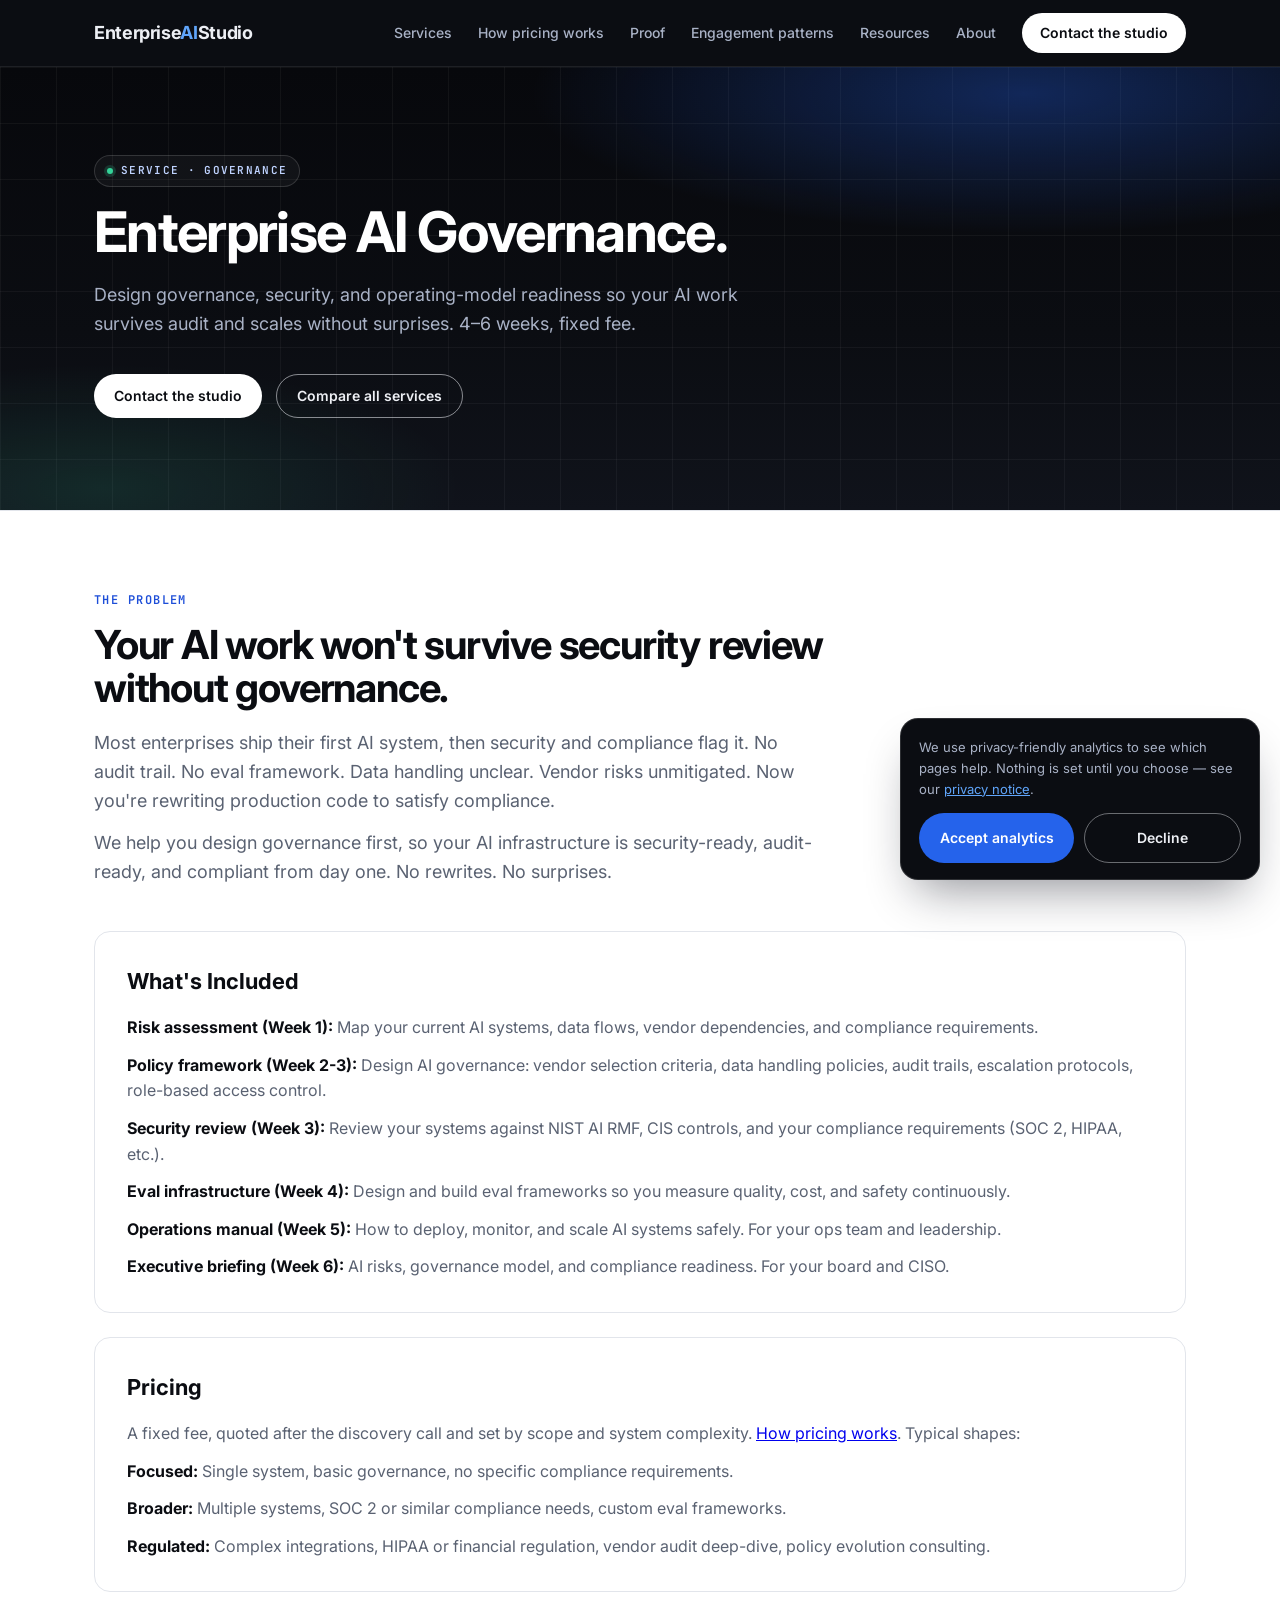
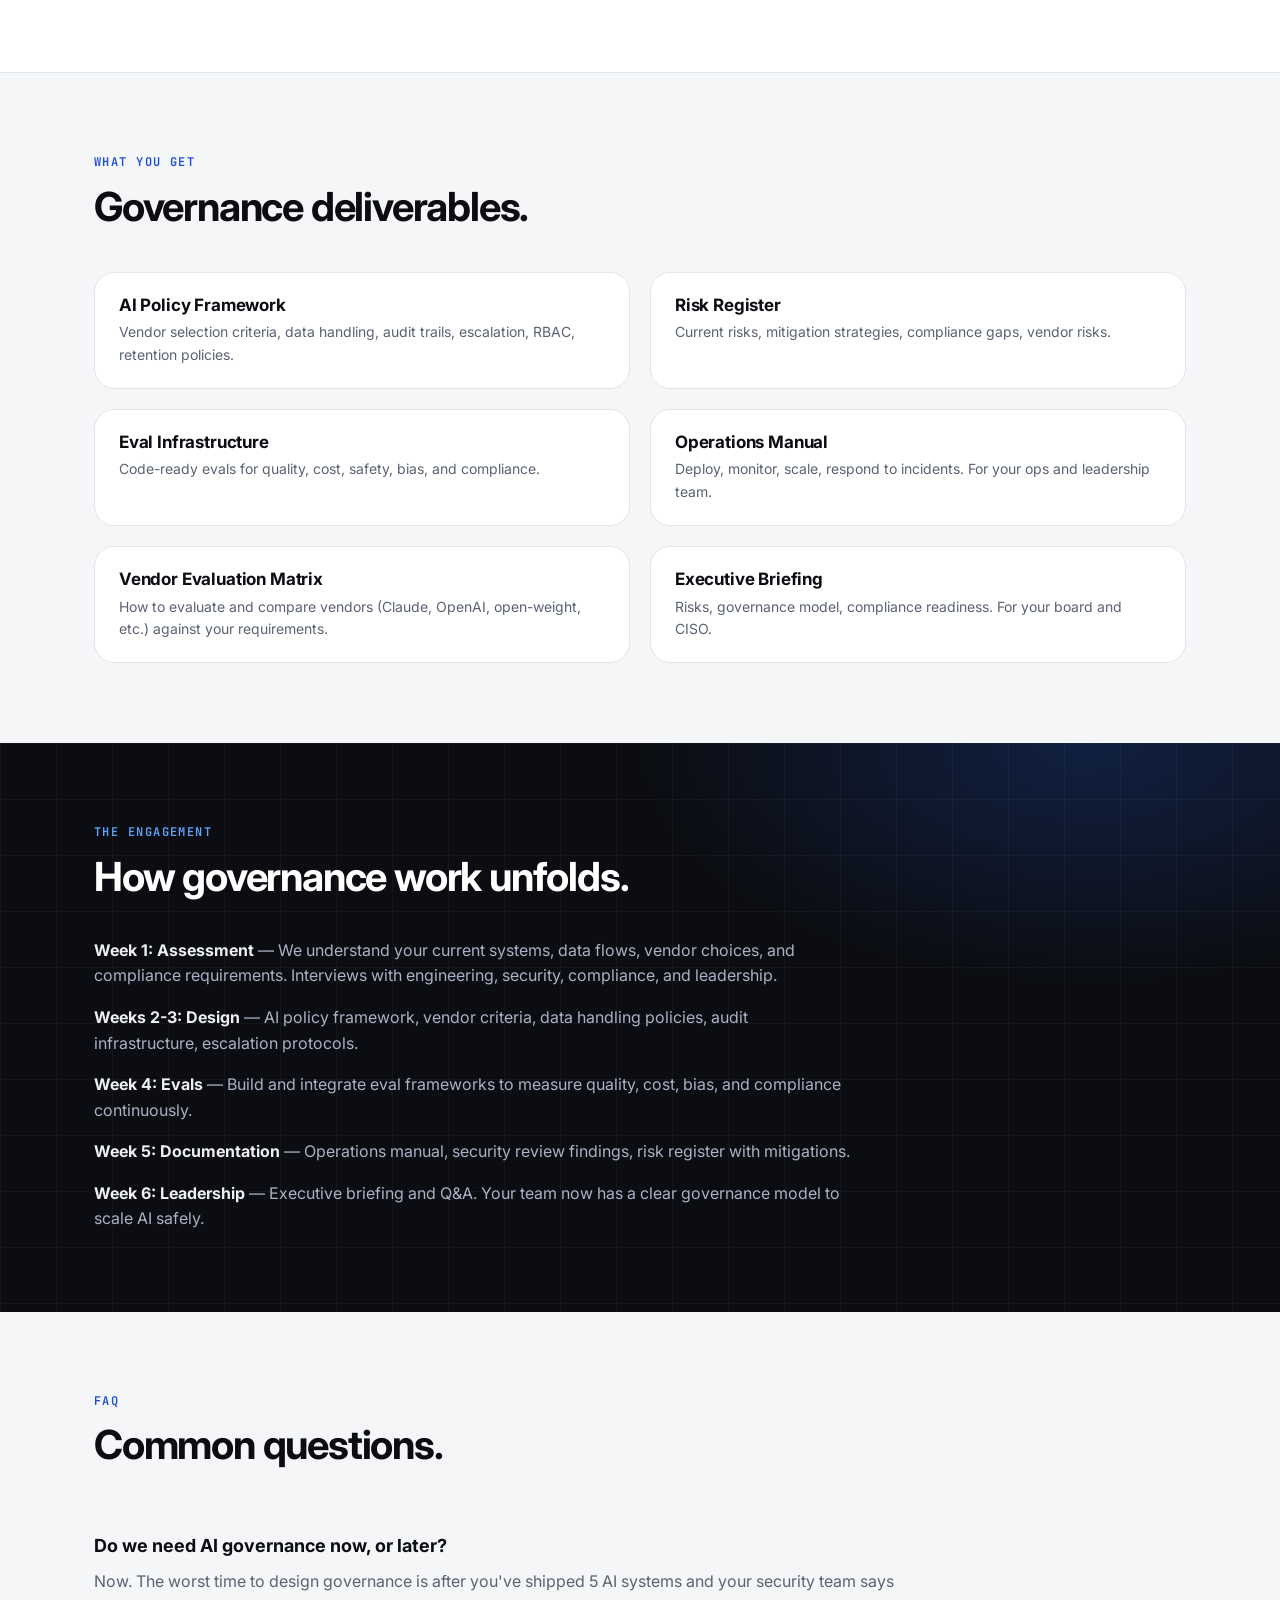
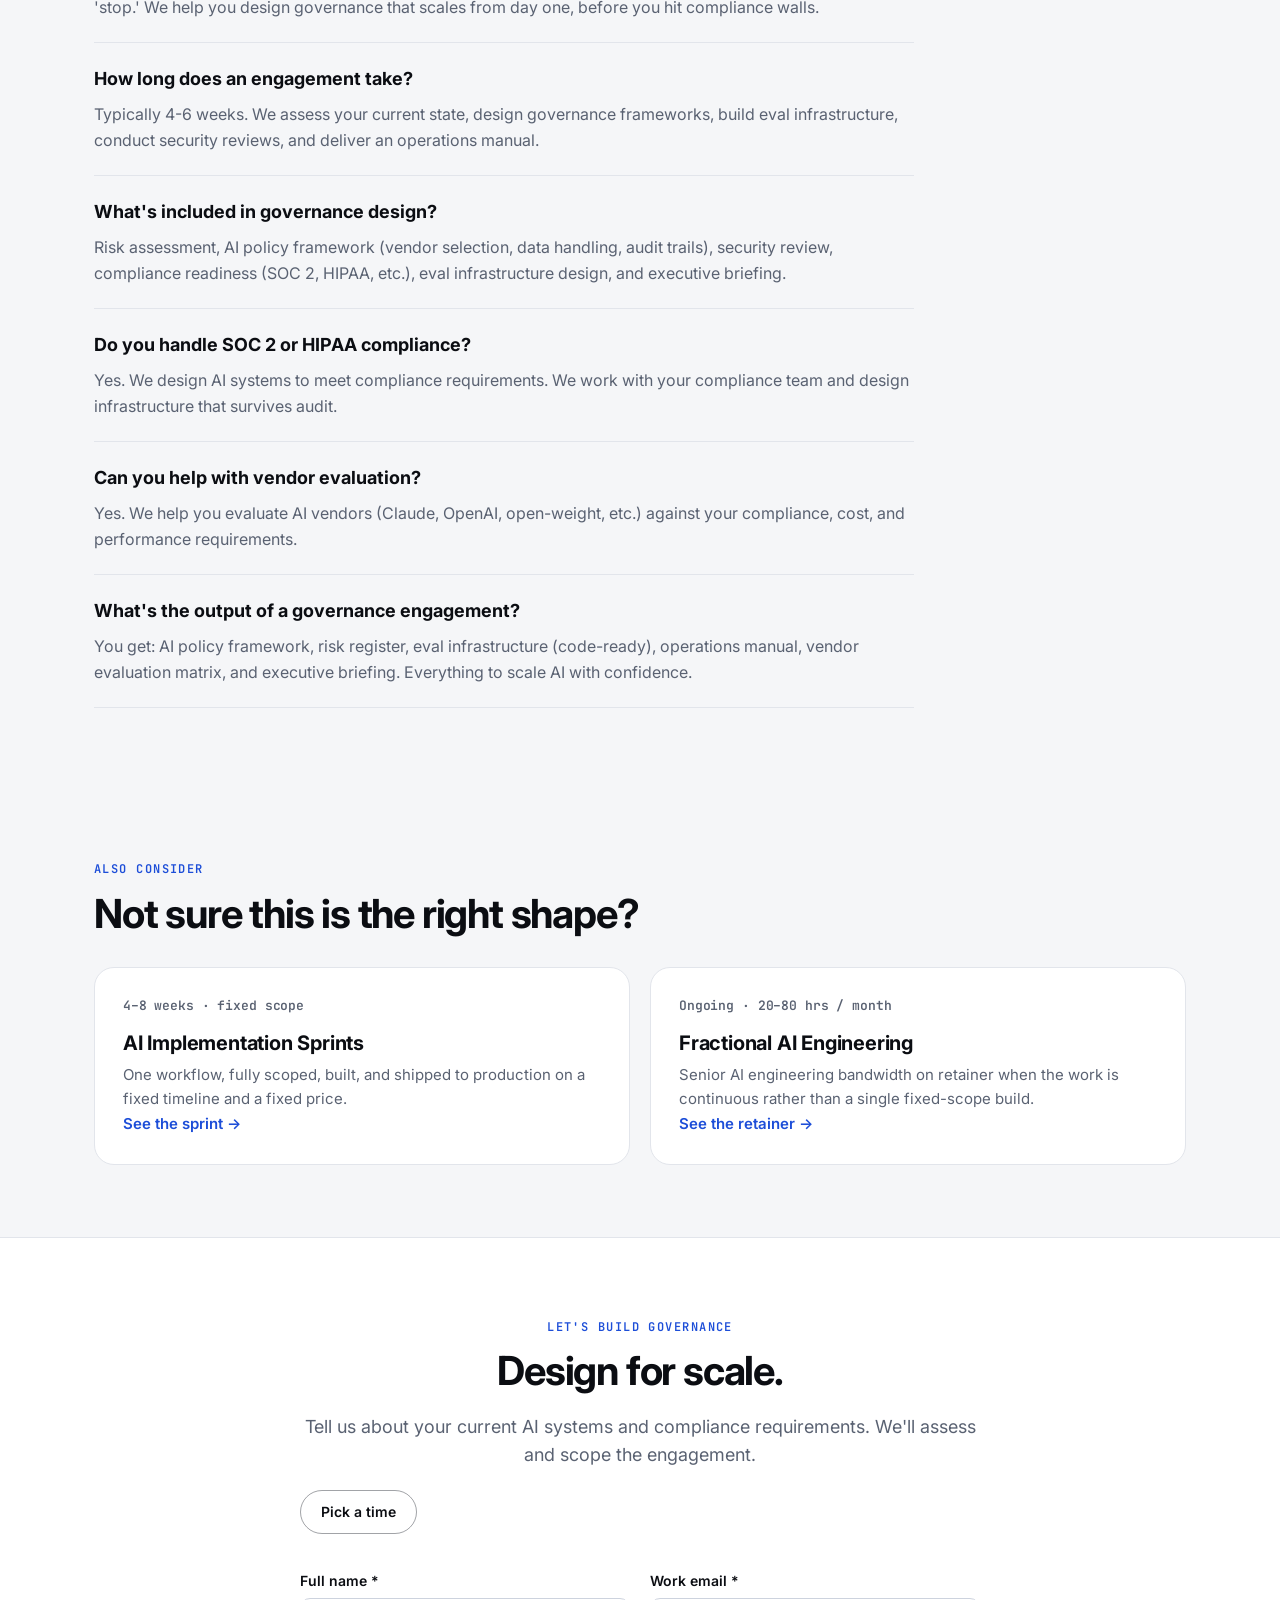
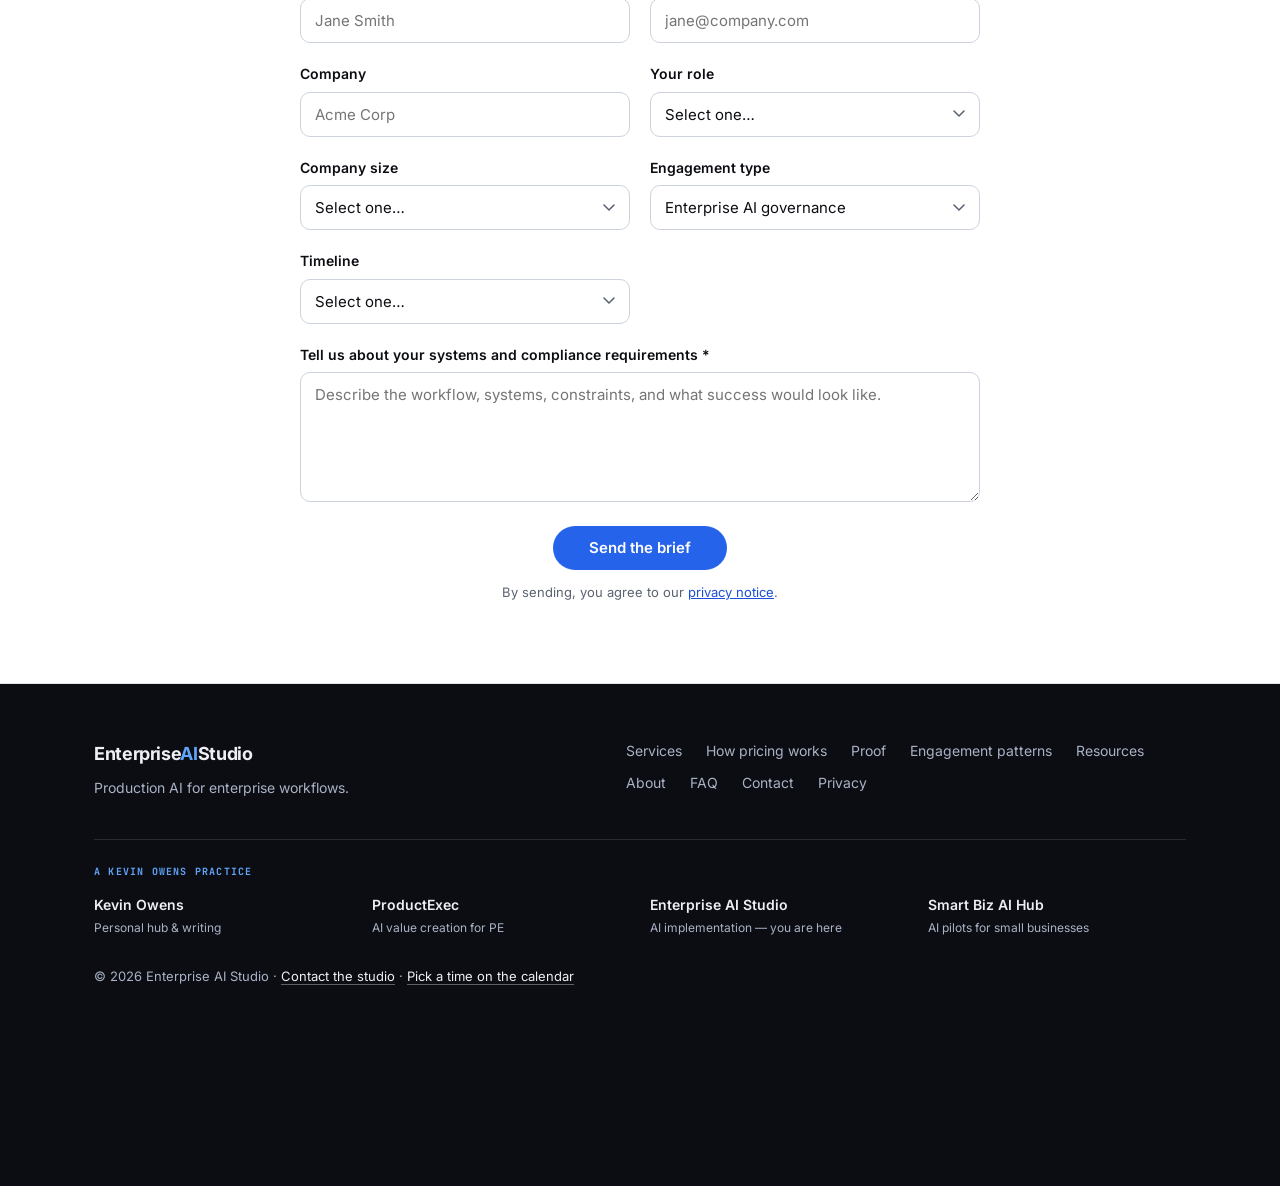
<file: services/enterprise-ai-governance.html>
<!DOCTYPE html>
<html lang="en">
<head>
  <meta charset="UTF-8">
  <meta name="viewport" content="width=device-width, initial-scale=1.0">
  <title>Enterprise AI Governance — Enterprise AI Studio</title>
  <meta name="description" content="AI governance, security, and operating-model readiness. Design policies, audits, and infrastructure so your AI work survives security review and scales reliably.">
  <meta property="og:title" content="Enterprise AI Governance — Enterprise AI Studio">
  <meta property="og:description" content="AI governance, security, and operating-model readiness. Design policies, audits, and infrastructure so your AI work survives security review and scales reliably.">
  <meta property="og:site_name" content="Enterprise AI Studio">
  <meta property="og:type" content="website">
  <meta property="og:url" content="https://enterpriseaistudio.com/services/enterprise-ai-governance">
  <meta property="og:image" content="https://enterpriseaistudio.com/og-image.png">
  <meta property="og:image:alt" content="Enterprise AI Studio: production AI implementation for enterprise workflows.">
  <meta property="og:image:width" content="1200">
  <meta property="og:image:height" content="630">
  <meta name="twitter:card" content="summary_large_image">
  <meta name="twitter:title" content="Enterprise AI Governance — Enterprise AI Studio">
  <meta name="twitter:description" content="AI governance, security, and operating-model readiness. Design policies, audits, and infrastructure so your AI work survives security review and scales reliably.">
  <meta name="twitter:image" content="https://enterpriseaistudio.com/og-image.png">
  <link rel="canonical" href="https://enterpriseaistudio.com/services/enterprise-ai-governance">
  <link rel="icon" href="/favicon.ico" sizes="32x32">
  <link rel="icon" href="/favicon.svg" type="image/svg+xml">
  <link rel="apple-touch-icon" href="/apple-touch-icon.png">
  <!-- Google tag (gtag.js) with Consent Mode v2 — default denied until the visitor chooses -->
  <script>
    window.dataLayer=window.dataLayer||[];function gtag(){dataLayer.push(arguments);}
    gtag('consent','default',{analytics_storage:'denied',ad_storage:'denied',ad_user_data:'denied',ad_personalization:'denied',wait_for_update:500});
    try{if(localStorage.getItem('eas_consent')==='granted'){gtag('consent','update',{analytics_storage:'granted'});}}catch(e){}
  </script>
  <script async src="https://www.googletagmanager.com/gtag/js?id=G-DPS2MFLM6Q"></script>
  <script>gtag('js',new Date());gtag('config','G-DPS2MFLM6Q');</script>
  <script type="module">import{onLCP,onCLS,onINP,onFCP,onTTFB}from'/assets/web-vitals.js';function send(m){if(typeof gtag!=='function')return;gtag('event',m.name,{value:Math.round(m.name==='CLS'?m.value*1000:m.value),metric_id:m.id,metric_value:m.value,metric_delta:m.delta,metric_rating:m.rating,non_interaction:true});}onLCP(send);onCLS(send);onINP(send);onFCP(send);onTTFB(send);</script>
  <link rel="preconnect" href="https://fonts.googleapis.com">
  <link rel="preconnect" href="https://fonts.gstatic.com" crossorigin>
  <link rel="stylesheet" href="https://fonts.googleapis.com/css2?family=Inter:wght@400;500;600;700&family=JetBrains+Mono:wght@400;600&display=swap" media="print" onload="this.media='all'">
  <noscript><link rel="stylesheet" href="https://fonts.googleapis.com/css2?family=Inter:wght@400;500;600;700&family=JetBrains+Mono:wght@400;600&display=swap"></noscript>
  <link rel="stylesheet" href="/assets/site.css?v=20261119">
  <!-- Structured Data: Service -->
  <script type="application/ld+json">
  {
    "@context": "https://schema.org",
    "@type": "Service",
    "@id": "https://enterpriseaistudio.com/services/enterprise-ai-governance",
    "name": "Enterprise AI Governance",
    "description": "AI governance, security, and operating-model readiness. Design policies, audits, and infrastructure so your AI work survives security review and scales without surprises.",
    "provider": { "@type": "Organization", "name": "Enterprise AI Studio", "url": "https://enterpriseaistudio.com" },
    "serviceType": "AI Governance",
    "areaServed": ["United States", "United Kingdom", "European Union"]
  }
  </script>
  <!-- Structured Data: BreadcrumbList -->
  <script type="application/ld+json">
  {
    "@context": "https://schema.org",
    "@type": "BreadcrumbList",
    "itemListElement": [
      { "@type": "ListItem", "position": 1, "name": "Home", "item": "https://enterpriseaistudio.com/" },
      { "@type": "ListItem", "position": 2, "name": "Services", "item": "https://enterpriseaistudio.com/services" },
      { "@type": "ListItem", "position": 3, "name": "Enterprise AI Governance", "item": "https://enterpriseaistudio.com/services/enterprise-ai-governance" }
    ]
  }
  </script>
  <!-- Structured Data: FAQPage -->
  <script type="application/ld+json">
  {
    "@context": "https://schema.org",
    "@type": "FAQPage",
    "mainEntity": [
      { "@type": "Question", "name": "Do we need AI governance now, or later?", "acceptedAnswer": { "@type": "Answer", "text": "Now. The worst time to design governance is after you've shipped 5 AI systems and your security team says 'stop.' We help you design governance that scales from day one, before you hit compliance walls." } },
      { "@type": "Question", "name": "How long does an engagement take?", "acceptedAnswer": { "@type": "Answer", "text": "Typically 4-6 weeks. We assess your current state, design governance frameworks, build eval infrastructure, conduct security reviews, and deliver an operations manual." } },
      { "@type": "Question", "name": "What's included in governance design?", "acceptedAnswer": { "@type": "Answer", "text": "Risk assessment, AI policy framework (vendor selection, data handling, audit trails), security review, compliance readiness (SOC 2, HIPAA, etc.), eval infrastructure design, and executive briefing." } },
      { "@type": "Question", "name": "Do you handle SOC 2 or HIPAA compliance?", "acceptedAnswer": { "@type": "Answer", "text": "Yes. We design AI systems to meet compliance requirements. We work with your compliance team and design infrastructure that survives audit." } },
      { "@type": "Question", "name": "Can you help with vendor evaluation?", "acceptedAnswer": { "@type": "Answer", "text": "Yes. We help you evaluate AI vendors (Claude, OpenAI, open-weight, etc.) against your compliance, cost, and performance requirements." } },
      { "@type": "Question", "name": "What's the output of a governance engagement?", "acceptedAnswer": { "@type": "Answer", "text": "You get: AI policy framework, risk register, eval infrastructure (code-ready), operations manual, vendor evaluation matrix, and executive briefing. Everything to scale AI with confidence." } }
    ]
  }
  </script>
</head>
<body>

<a class="skip-link" href="#main">Skip to content</a>
<div class="consent-bar" id="consent-bar" role="region" aria-label="Analytics consent" hidden>
  <p class="consent-bar-text">We use privacy-friendly analytics to see which pages help. Nothing is set until you choose — see our <a href="/privacy">privacy notice</a>.</p>
  <div class="consent-bar-actions">
    <button type="button" class="btn btn-primary consent-accept" data-consent="granted">Accept analytics</button>
    <button type="button" class="btn btn-ghost consent-decline" data-consent="denied">Decline</button>
  </div>
</div>

<header class="site-header">
  <nav class="nav container" aria-label="Main">
    <a class="logo" href="/">Enterprise<span>AI</span>Studio</a>
    <a class="btn-nav-mobile" href="/contact">Contact</a>
    <button class="nav-toggle" type="button" aria-expanded="false" aria-controls="site-menu">
      <span class="visually-hidden">Menu</span>
      <span class="bar" aria-hidden="true"></span>
      <span class="bar" aria-hidden="true"></span>
      <span class="bar" aria-hidden="true"></span>
    </button>
    <ul class="nav-links" id="site-menu">
      <li><a href="/services">Services</a></li>
      <li><a href="/pricing">How pricing works</a></li>
      <li><a href="/proof">Proof</a></li>
      <li><a href="/case-studies">Engagement patterns</a></li>
      <li><a href="/resources">Resources</a></li>
      <li><a href="/about">About</a></li>
      <li><a href="/contact" class="btn-nav">Contact the studio</a></li>
    </ul>
  </nav>
</header>

<main id="main">

<section class="hero">
  <div class="container">
    <p class="eyebrow">Service · Governance</p>
    <h1>Enterprise AI Governance.</h1>
    <p class="lede">Design governance, security, and operating-model readiness so your AI work survives audit and scales without surprises. 4–6 weeks, fixed fee.</p>
    <div class="cta-row">
      <a href="/contact" class="btn btn-on-navy">Contact the studio</a>
      <a href="/services" class="btn btn-ghost">Compare all services</a>
    </div>
  </div>
</section>

<section id="problem" class="band">
  <div class="container">
    <p class="section-eyebrow">The Problem</p>
    <h2 class="section-headline">Your AI work won't survive security review without governance.</h2>
    <p class="section-body">Most enterprises ship their first AI system, then security and compliance flag it. No audit trail. No eval framework. Data handling unclear. Vendor risks unmitigated. Now you're rewriting production code to satisfy compliance.</p>
    <p class="section-body">We help you design governance first, so your AI infrastructure is security-ready, audit-ready, and compliant from day one. No rewrites. No surprises.</p>

    <div class="detail-section">
      <h3>What's Included</h3>
      <p><strong>Risk assessment (Week 1):</strong> Map your current AI systems, data flows, vendor dependencies, and compliance requirements.</p>
      <p><strong>Policy framework (Week 2-3):</strong> Design AI governance: vendor selection criteria, data handling policies, audit trails, escalation protocols, role-based access control.</p>
      <p><strong>Security review (Week 3):</strong> Review your systems against NIST AI RMF, CIS controls, and your compliance requirements (SOC 2, HIPAA, etc.).</p>
      <p><strong>Eval infrastructure (Week 4):</strong> Design and build eval frameworks so you measure quality, cost, and safety continuously.</p>
      <p><strong>Operations manual (Week 5):</strong> How to deploy, monitor, and scale AI systems safely. For your ops team and leadership.</p>
      <p><strong>Executive briefing (Week 6):</strong> AI risks, governance model, and compliance readiness. For your board and CISO.</p>
    </div>

    <div class="detail-section">
      <h3>Pricing</h3>
      <p>A fixed fee, quoted after the discovery call and set by scope and system complexity. <a href="/pricing">How pricing works</a>. Typical shapes:</p>
      <p><strong>Focused:</strong> Single system, basic governance, no specific compliance requirements.</p>
      <p><strong>Broader:</strong> Multiple systems, SOC 2 or similar compliance needs, custom eval frameworks.</p>
      <p><strong>Regulated:</strong> Complex integrations, HIPAA or financial regulation, vendor audit deep-dive, policy evolution consulting.</p>
    </div>
  </div>
</section>

<section id="deliverables">
  <div class="container">
    <p class="section-eyebrow">What You Get</p>
    <h2 class="section-headline">Governance deliverables.</h2>
    <div class="grid-2">
      <div class="card card-sm">
        <h3>AI Policy Framework</h3>
        <p>Vendor selection criteria, data handling, audit trails, escalation, RBAC, retention policies.</p>
      </div>
      <div class="card card-sm">
        <h3>Risk Register</h3>
        <p>Current risks, mitigation strategies, compliance gaps, vendor risks.</p>
      </div>
      <div class="card card-sm">
        <h3>Eval Infrastructure</h3>
        <p>Code-ready evals for quality, cost, safety, bias, and compliance.</p>
      </div>
      <div class="card card-sm">
        <h3>Operations Manual</h3>
        <p>Deploy, monitor, scale, respond to incidents. For your ops and leadership team.</p>
      </div>
      <div class="card card-sm">
        <h3>Vendor Evaluation Matrix</h3>
        <p>How to evaluate and compare vendors (Claude, OpenAI, open-weight, etc.) against your requirements.</p>
      </div>
      <div class="card card-sm">
        <h3>Executive Briefing</h3>
        <p>Risks, governance model, compliance readiness. For your board and CISO.</p>
      </div>
    </div>
  </div>
</section>

<section id="engagement" class="navy-band">
  <div class="container">
    <p class="section-eyebrow">The Engagement</p>
    <h2 class="section-headline">How governance work unfolds.</h2>
    <div style="margin-top: 40px; color: var(--on-navy-muted); max-width: 760px;">
      <p style="margin-bottom: 16px;"><strong style="color:var(--on-navy);">Week 1: Assessment</strong> — We understand your current systems, data flows, vendor choices, and compliance requirements. Interviews with engineering, security, compliance, and leadership.</p>
      <p style="margin-bottom: 16px;"><strong style="color:var(--on-navy);">Weeks 2-3: Design</strong> — AI policy framework, vendor criteria, data handling policies, audit infrastructure, escalation protocols.</p>
      <p style="margin-bottom: 16px;"><strong style="color:var(--on-navy);">Week 4: Evals</strong> — Build and integrate eval frameworks to measure quality, cost, bias, and compliance continuously.</p>
      <p style="margin-bottom: 16px;"><strong style="color:var(--on-navy);">Week 5: Documentation</strong> — Operations manual, security review findings, risk register with mitigations.</p>
      <p style="margin-bottom: 0;"><strong style="color:var(--on-navy);">Week 6: Leadership</strong> — Executive briefing and Q&amp;A. Your team now has a clear governance model to scale AI safely.</p>
    </div>
  </div>
</section>

<section id="faq">
  <div class="container">
    <p class="section-eyebrow">FAQ</p>
    <h2 class="section-headline">Common questions.</h2>
    <div class="faq-list">
      <div class="faq-item">
        <h3>Do we need AI governance now, or later?</h3>
        <p>Now. The worst time to design governance is after you've shipped 5 AI systems and your security team says 'stop.' We help you design governance that scales from day one, before you hit compliance walls.</p>
      </div>
      <div class="faq-item">
        <h3>How long does an engagement take?</h3>
        <p>Typically 4-6 weeks. We assess your current state, design governance frameworks, build eval infrastructure, conduct security reviews, and deliver an operations manual.</p>
      </div>
      <div class="faq-item">
        <h3>What's included in governance design?</h3>
        <p>Risk assessment, AI policy framework (vendor selection, data handling, audit trails), security review, compliance readiness (SOC 2, HIPAA, etc.), eval infrastructure design, and executive briefing.</p>
      </div>
      <div class="faq-item">
        <h3>Do you handle SOC 2 or HIPAA compliance?</h3>
        <p>Yes. We design AI systems to meet compliance requirements. We work with your compliance team and design infrastructure that survives audit.</p>
      </div>
      <div class="faq-item">
        <h3>Can you help with vendor evaluation?</h3>
        <p>Yes. We help you evaluate AI vendors (Claude, OpenAI, open-weight, etc.) against your compliance, cost, and performance requirements.</p>
      </div>
      <div class="faq-item">
        <h3>What's the output of a governance engagement?</h3>
        <p>You get: AI policy framework, risk register, eval infrastructure (code-ready), operations manual, vendor evaluation matrix, and executive briefing. Everything to scale AI with confidence.</p>
      </div>
    </div>
  </div>
</section>

<section id="also-consider">
  <div class="container">
    <p class="section-eyebrow">Also consider</p>
    <h2 class="section-headline">Not sure this is the right shape?</h2>
    <div class="grid-2">
      <article class="card card-hover">
        <p class="card-sub">4–8 weeks · fixed scope</p>
        <h3>AI Implementation Sprints</h3>
        <p>One workflow, fully scoped, built, and shipped to production on a fixed timeline and a fixed price.</p>
        <a class="card-link" href="/services/ai-implementation-sprints">See the sprint</a>
      </article>
      <article class="card card-hover">
        <p class="card-sub">Ongoing · 20–80 hrs / month</p>
        <h3>Fractional AI Engineering</h3>
        <p>Senior AI engineering bandwidth on retainer when the work is continuous rather than a single fixed-scope build.</p>
        <a class="card-link" href="/services/fractional-ai-engineering">See the retainer</a>
      </article>
    </div>
  </div>
</section>

<section id="contact" class="band">
  <div class="container">
    <div class="contact-form-wrap" style="text-align:center;">
      <p class="section-eyebrow">Let's Build Governance</p>
      <h2 class="section-headline" style="max-width:100%;">Design for scale.</h2>
      <p class="section-body" style="margin:0 auto;">Tell us about your current AI systems and compliance requirements. We'll assess and scope the engagement.</p>

      <div class="cta-row" style="margin-top:20px;">
        <a class="btn btn-ghost" data-booking-link href="#contact">Request a time</a>
      </div>

      <form class="contact-form" data-contact-form="governance_contact" action="/api/inquiry" method="post">
        <input type="hidden" name="form_name" value="governance_contact">
        <input type="hidden" name="inquiry_type" value="governance">
        <input type="hidden" name="page_source" value="/services/enterprise-ai-governance">
        <input type="hidden" name="utm_source" value="" data-utm="utm_source">
        <input type="hidden" name="utm_medium" value="" data-utm="utm_medium">
        <input type="hidden" name="utm_campaign" value="" data-utm="utm_campaign">
        <div class="form-row">
          <div class="form-field">
            <label for="name">Full name *</label>
            <input type="text" id="name" name="name" autocomplete="name" placeholder="Jane Smith" required>
          </div>
          <div class="form-field">
            <label for="email">Work email *</label>
            <input type="email" id="email" name="email" autocomplete="email" placeholder="jane@company.com" required>
          </div>
        </div>
        <div class="form-row">
          <div class="form-field">
            <label for="company">Company</label>
            <input type="text" id="company" name="company" autocomplete="organization" placeholder="Acme Corp">
          </div>
          <div class="form-field">
            <label for="role">Your role</label>
            <select id="role" name="role">
              <option value="">Select one…</option>
              <option value="cto-cio">CTO / CIO</option>
              <option value="vp-engineering">VP Engineering</option>
              <option value="vp-operations">VP Operations</option>
              <option value="head-of-data">Head of Data</option>
              <option value="other">Other</option>
            </select>
          </div>
        </div>
        <div class="form-row">
          <div class="form-field">
            <label for="company_size">Company size</label>
            <select id="company_size" name="company_size">
              <option value="">Select one…</option>
              <option value="lt-200">Under 200</option>
              <option value="200-1000">200–1,000</option>
              <option value="1000-5000">1,000–5,000</option>
              <option value="5000-plus">5,000+</option>
            </select>
          </div>
          <div class="form-field">
            <label for="service">Engagement type</label>
            <select id="service" name="service">
              <option value="">Select one…</option>
              <option value="implementation-sprint">AI implementation sprint (4–8 weeks)</option>
              <option value="fractional-engineering">Fractional AI engineering (retainer)</option>
              <option value="governance" selected>Enterprise AI governance</option>
              <option value="not-sure">Not sure yet</option>
            </select>
          </div>
        </div>
        <div class="form-row">
          <div class="form-field">
            <label for="timeline">Timeline</label>
            <select id="timeline" name="timeline">
              <option value="">Select one…</option>
              <option value="now">Now</option>
              <option value="this-quarter">This quarter</option>
              <option value="next-quarter">Next quarter</option>
              <option value="exploring">Exploring</option>
            </select>
          </div>
        </div>
        <div class="form-field">
          <label for="message">Tell us about your systems and compliance requirements *</label>
          <textarea id="message" name="message" placeholder="Describe the workflow, systems, constraints, and what success would look like." required></textarea>
        </div>
        <input class="visually-hidden" type="text" name="website" tabindex="-1" aria-hidden="true" autocomplete="off">
        <div class="form-submit">
          <button type="submit" class="btn btn-primary btn-form-submit">Send the brief</button>
          <p class="form-consent">By sending, you agree to our <a href="/privacy">privacy notice</a>.</p>
          <p class="form-status success" role="status">✓ Brief sent. We'll be in touch within one business day.</p>
          <p class="form-status error" role="alert">Try again in a few minutes, or <a href="https://www.linkedin.com/in/kevinaowens">message Kevin on LinkedIn</a>.</p>
        </div>
      </form>
    </div>
  </div>
</section>

</main>

<footer class="site-footer">
  <div class="container">
    <div class="footer-content">
      <div>
        <a class="logo" href="/">Enterprise<span>AI</span>Studio</a>
        <p class="footer-tagline-line">Production AI for enterprise workflows.</p>
      </div>
      <nav class="footer-links" aria-label="Footer">
        <a href="/services">Services</a>
        <a href="/pricing">How pricing works</a>
        <a href="/proof">Proof</a>
        <a href="/case-studies">Engagement patterns</a>
        <a href="/resources">Resources</a>
        <a href="/about">About</a>
        <a href="/faq">FAQ</a>
        <a href="/contact">Contact</a>
        <a href="/privacy">Privacy</a>
        <button type="button" class="footer-link-button" data-consent-open hidden>Cookie settings</button>
      </nav>
    </div>
    <div class="family-strip">
      <span class="family-eyebrow">A KEVIN OWENS PRACTICE</span>
      <ul>
        <li><a href="https://kevinowens.com">Kevin Owens</a><span>Personal hub &amp; writing</span></li>
        <li><a href="https://productexec.co">ProductExec</a><span>AI value creation for PE</span></li>
        <li><span class="here">Enterprise AI Studio</span><span>AI implementation — you are here</span></li>
        <li><a href="https://smartbizaihub.com">Smart Biz AI Hub</a><span>AI pilots for small businesses</span></li>
      </ul>
    </div>
    <p class="footer-meta">© 2026 Enterprise AI Studio · <a href="/contact#form">Contact the studio</a> · <a href="https://calendar.app.google/U4e4ETunoZaib7im8" target="_blank" rel="noopener">Pick a time on the calendar</a></p>
  </div>
</footer>


<script src="/assets/site.js?v=20261119" defer></script>
</body>
</html>
</file>
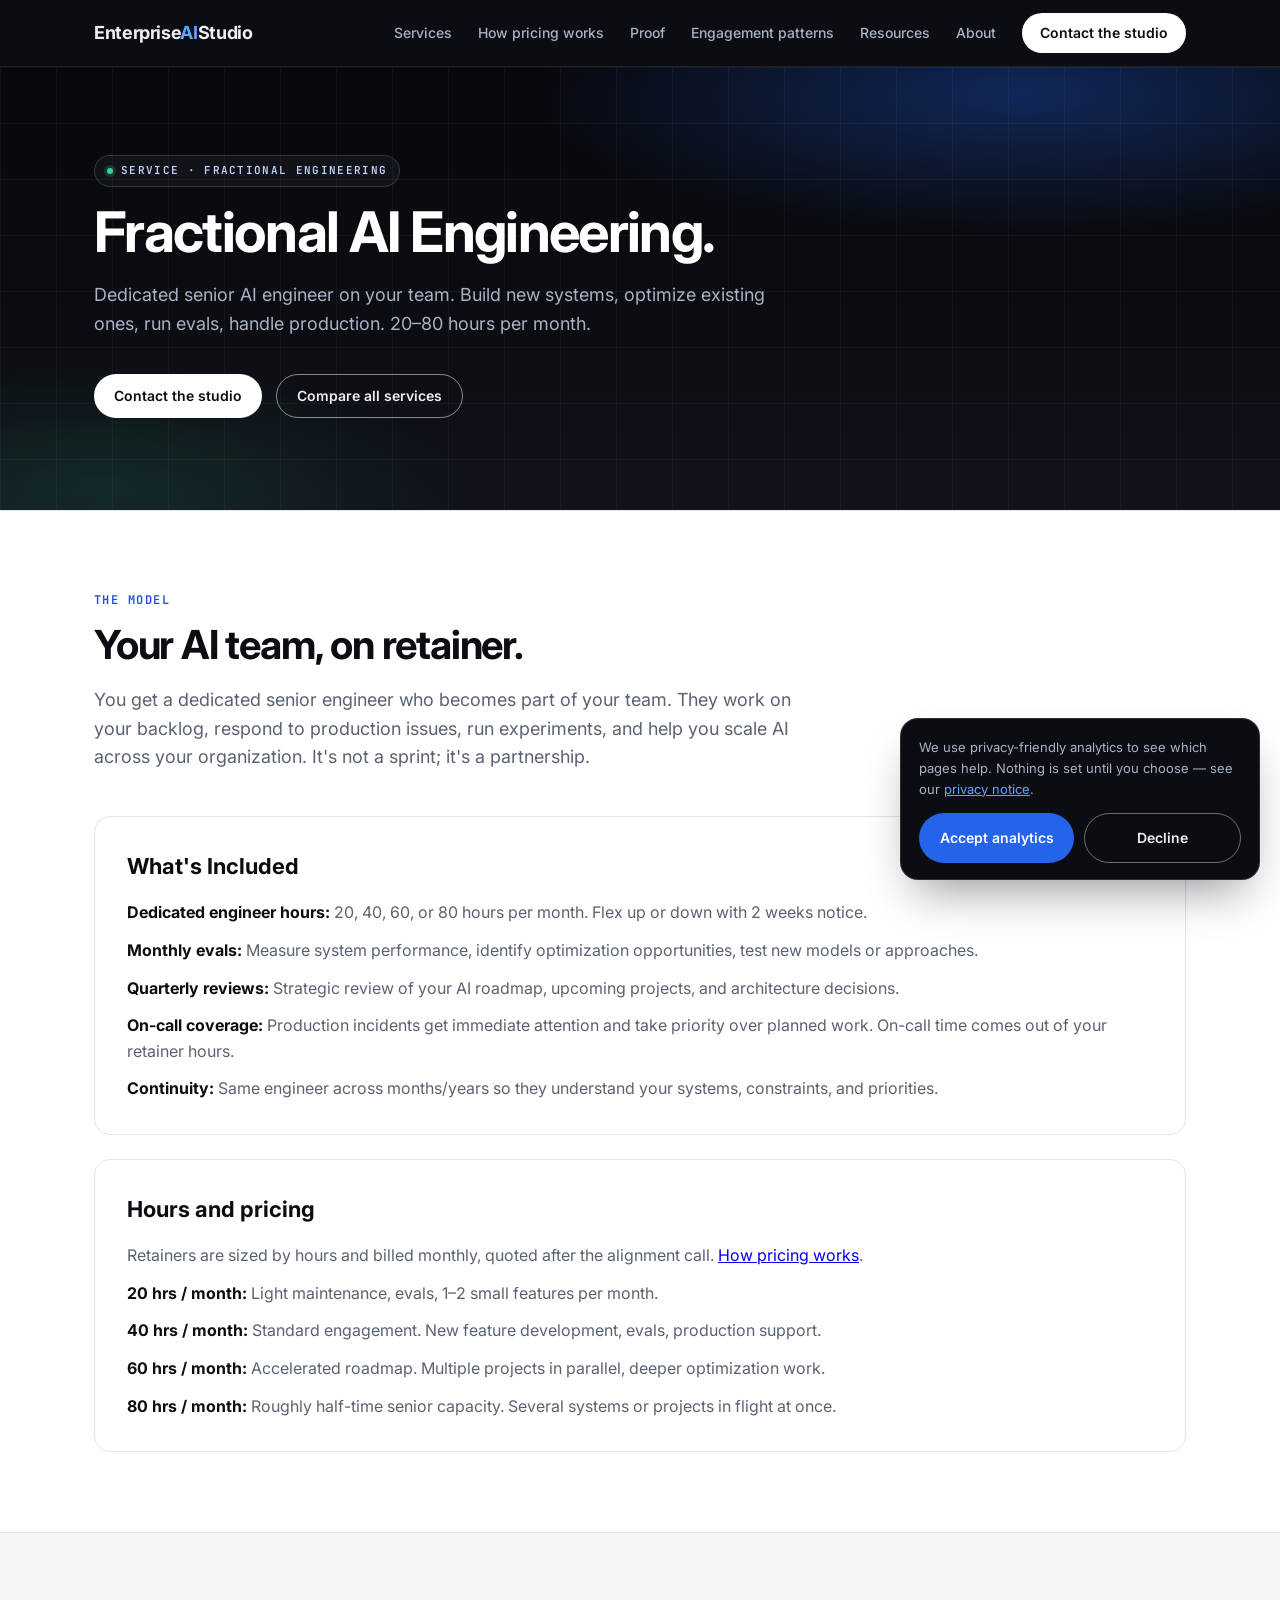
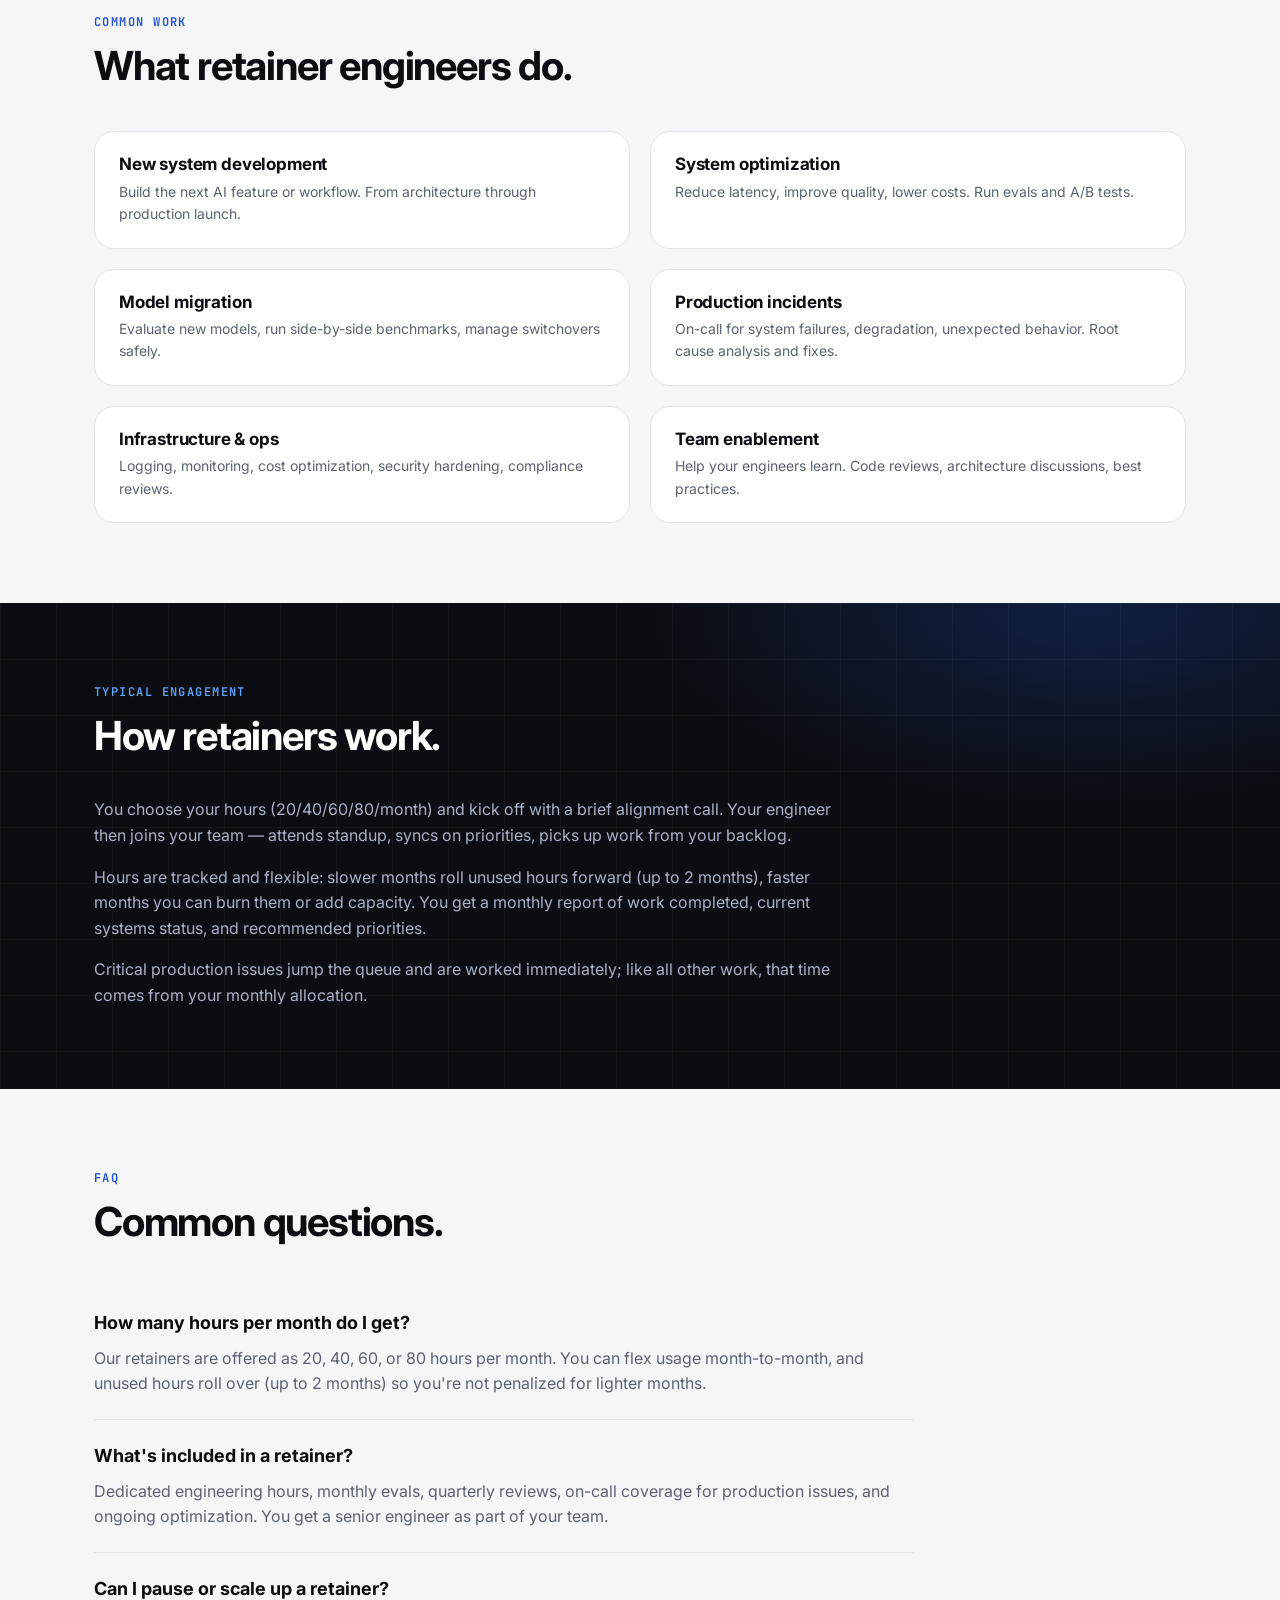
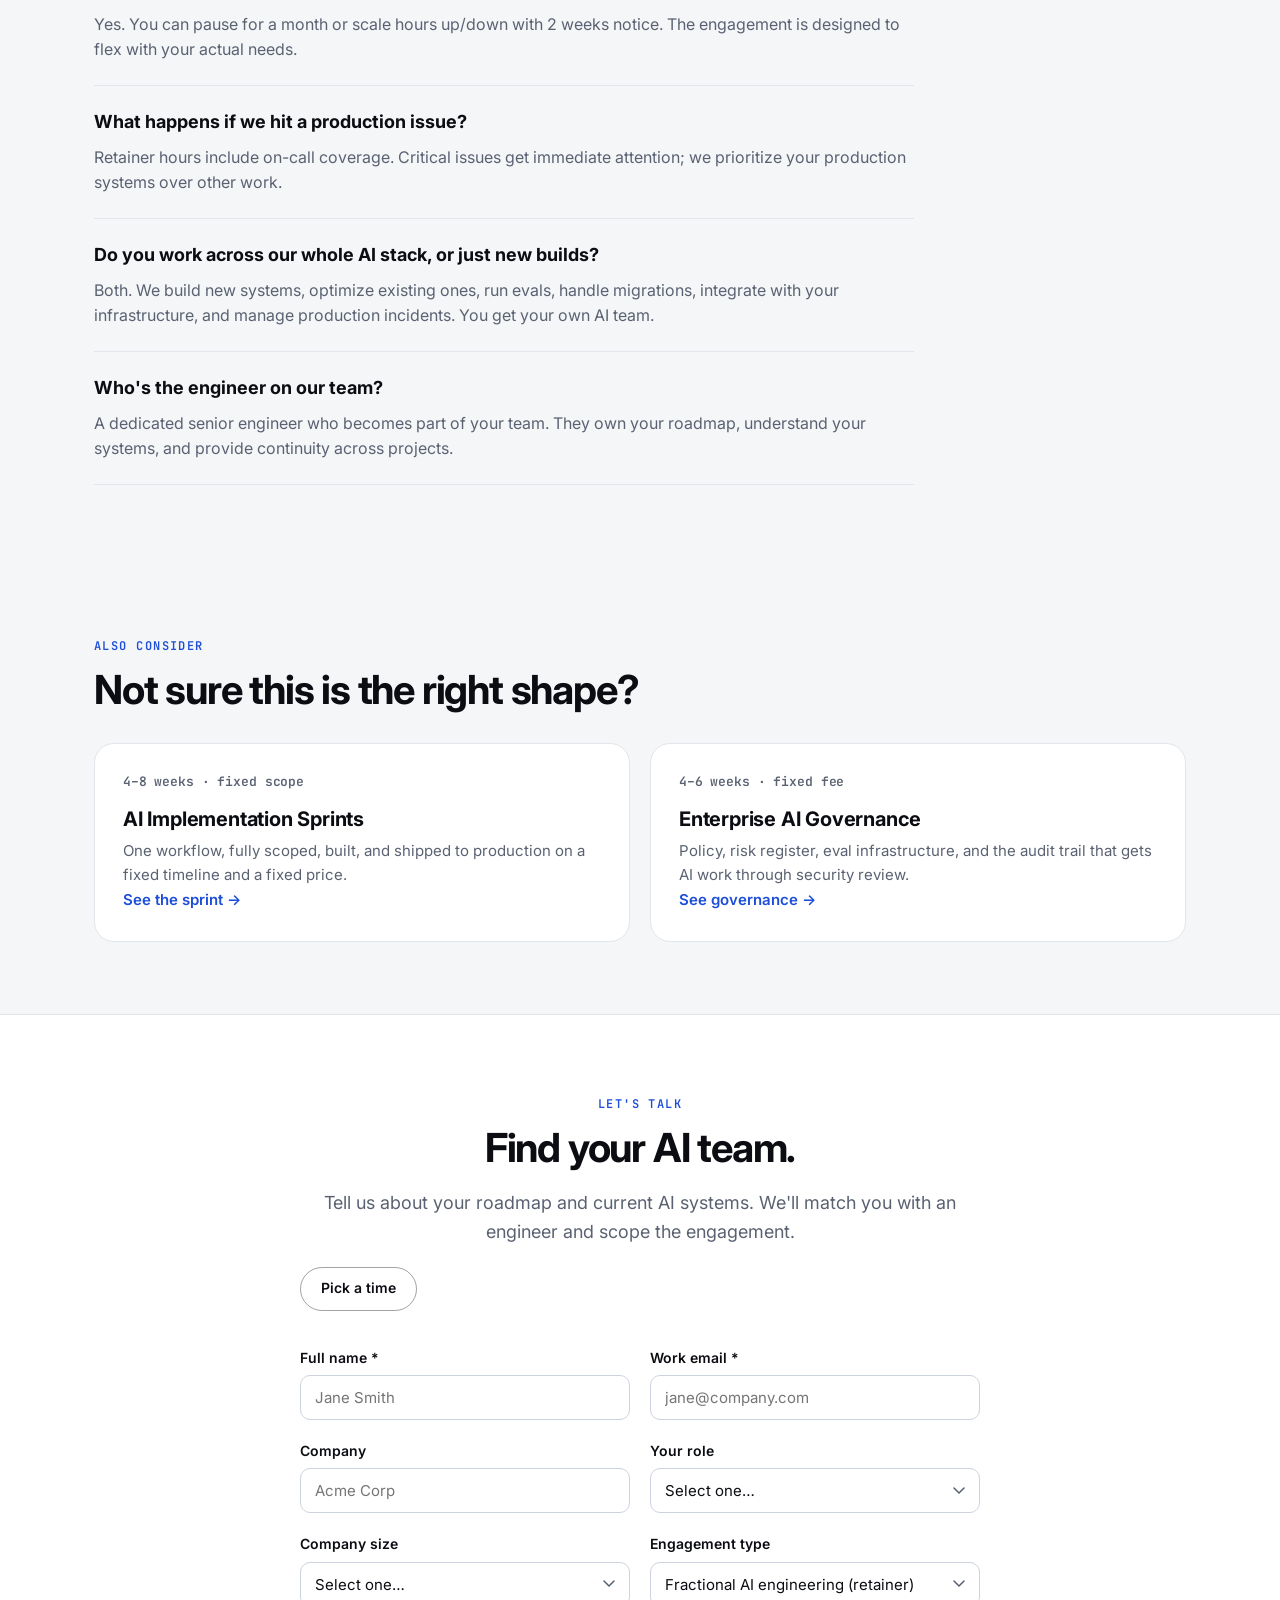
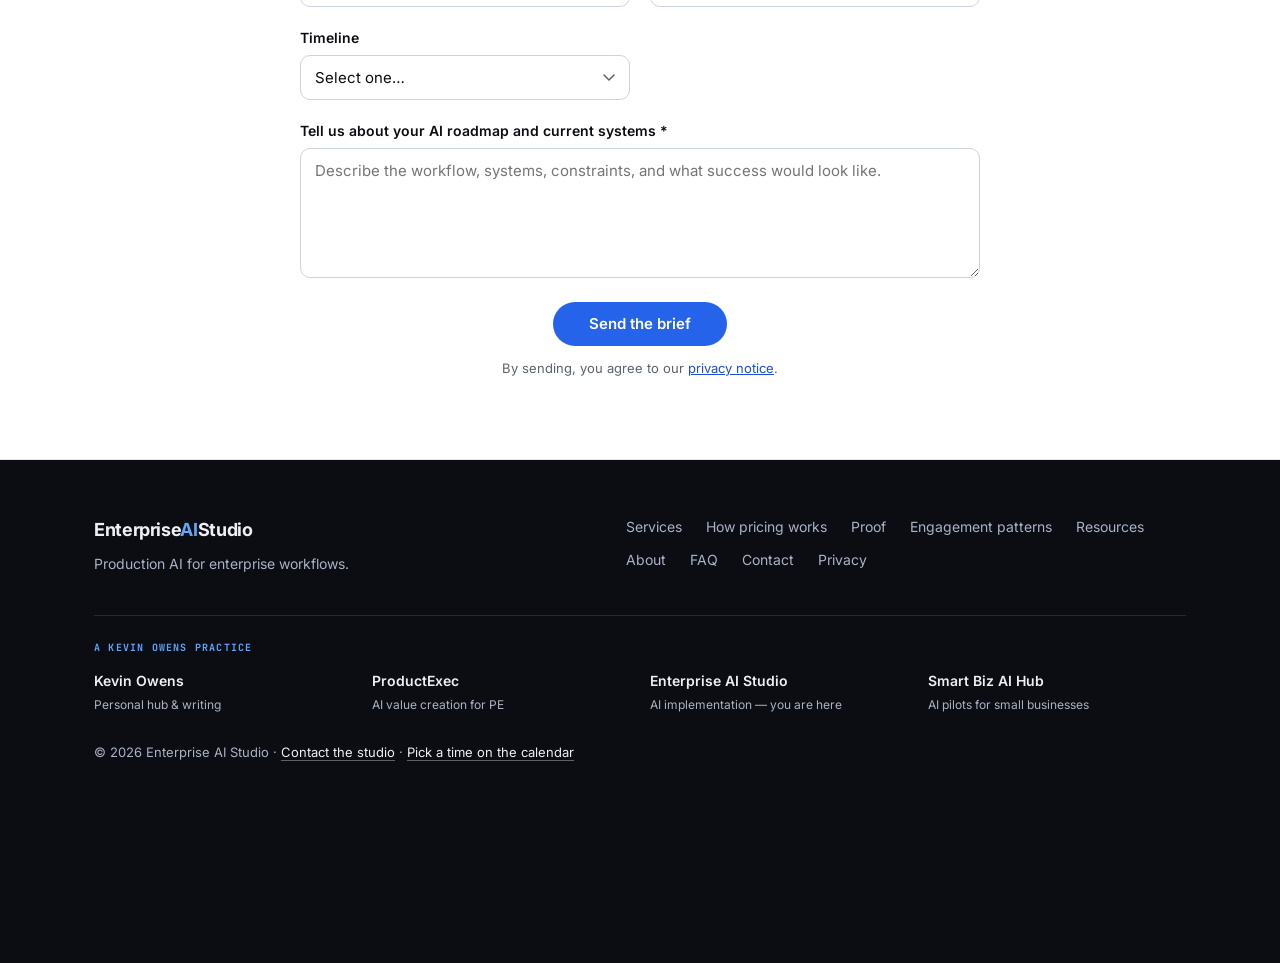
<file: services/fractional-ai-engineering.html>
<!DOCTYPE html>
<html lang="en">
<head>
  <meta charset="UTF-8">
  <meta name="viewport" content="width=device-width, initial-scale=1.0">
  <title>Fractional AI Engineering — Enterprise AI Studio</title>
  <meta name="description" content="Dedicated senior AI engineering on retainer. 20-80 hours per month. Build new systems, optimize existing ones, handle production incidents, run evals.">
  <meta property="og:title" content="Fractional AI Engineering — Enterprise AI Studio">
  <meta property="og:description" content="Dedicated senior AI engineering on retainer. 20-80 hours per month. Build new systems, optimize existing ones, handle production incidents, run evals.">
  <meta property="og:site_name" content="Enterprise AI Studio">
  <meta property="og:type" content="website">
  <meta property="og:url" content="https://enterpriseaistudio.com/services/fractional-ai-engineering">
  <meta property="og:image" content="https://enterpriseaistudio.com/og-image.png">
  <meta property="og:image:alt" content="Enterprise AI Studio: production AI implementation for enterprise workflows.">
  <meta property="og:image:width" content="1200">
  <meta property="og:image:height" content="630">
  <meta name="twitter:card" content="summary_large_image">
  <meta name="twitter:title" content="Fractional AI Engineering — Enterprise AI Studio">
  <meta name="twitter:description" content="Dedicated senior AI engineering on retainer. 20-80 hours per month. Build new systems, optimize existing ones, handle production incidents, run evals.">
  <meta name="twitter:image" content="https://enterpriseaistudio.com/og-image.png">
  <link rel="canonical" href="https://enterpriseaistudio.com/services/fractional-ai-engineering">
  <link rel="icon" href="/favicon.ico" sizes="32x32">
  <link rel="icon" href="/favicon.svg" type="image/svg+xml">
  <link rel="apple-touch-icon" href="/apple-touch-icon.png">
  <!-- Google tag (gtag.js) with Consent Mode v2 — default denied until the visitor chooses -->
  <script>
    window.dataLayer=window.dataLayer||[];function gtag(){dataLayer.push(arguments);}
    gtag('consent','default',{analytics_storage:'denied',ad_storage:'denied',ad_user_data:'denied',ad_personalization:'denied',wait_for_update:500});
    try{if(localStorage.getItem('eas_consent')==='granted'){gtag('consent','update',{analytics_storage:'granted'});}}catch(e){}
  </script>
  <script async src="https://www.googletagmanager.com/gtag/js?id=G-DPS2MFLM6Q"></script>
  <script>gtag('js',new Date());gtag('config','G-DPS2MFLM6Q');</script>
  <script type="module">import{onLCP,onCLS,onINP,onFCP,onTTFB}from'/assets/web-vitals.js';function send(m){if(typeof gtag!=='function')return;gtag('event',m.name,{value:Math.round(m.name==='CLS'?m.value*1000:m.value),metric_id:m.id,metric_value:m.value,metric_delta:m.delta,metric_rating:m.rating,non_interaction:true});}onLCP(send);onCLS(send);onINP(send);onFCP(send);onTTFB(send);</script>
  <link rel="preconnect" href="https://fonts.googleapis.com">
  <link rel="preconnect" href="https://fonts.gstatic.com" crossorigin>
  <link rel="stylesheet" href="https://fonts.googleapis.com/css2?family=Inter:wght@400;500;600;700&family=JetBrains+Mono:wght@400;600&display=swap" media="print" onload="this.media='all'">
  <noscript><link rel="stylesheet" href="https://fonts.googleapis.com/css2?family=Inter:wght@400;500;600;700&family=JetBrains+Mono:wght@400;600&display=swap"></noscript>
  <link rel="stylesheet" href="/assets/site.css?v=20261119">
  <!-- Structured Data: Service -->
  <script type="application/ld+json">
  {
    "@context": "https://schema.org",
    "@type": "Service",
    "@id": "https://enterpriseaistudio.com/services/fractional-ai-engineering",
    "name": "Fractional AI Engineering",
    "description": "Dedicated senior AI engineering bandwidth on retainer. Ongoing engagement, 20-80 hours per month. Build new systems, optimize existing ones, run evals, handle production incidents.",
    "provider": { "@type": "Organization", "name": "Enterprise AI Studio", "url": "https://enterpriseaistudio.com" },
    "serviceType": "AI Engineering",
    "areaServed": ["United States", "United Kingdom", "European Union"]
  }
  </script>
  <!-- Structured Data: BreadcrumbList -->
  <script type="application/ld+json">
  {
    "@context": "https://schema.org",
    "@type": "BreadcrumbList",
    "itemListElement": [
      { "@type": "ListItem", "position": 1, "name": "Home", "item": "https://enterpriseaistudio.com/" },
      { "@type": "ListItem", "position": 2, "name": "Services", "item": "https://enterpriseaistudio.com/services" },
      { "@type": "ListItem", "position": 3, "name": "Fractional AI Engineering", "item": "https://enterpriseaistudio.com/services/fractional-ai-engineering" }
    ]
  }
  </script>
  <!-- Structured Data: FAQPage -->
  <script type="application/ld+json">
  {
    "@context": "https://schema.org",
    "@type": "FAQPage",
    "mainEntity": [
      { "@type": "Question", "name": "How many hours per month do I get?", "acceptedAnswer": { "@type": "Answer", "text": "Our retainers are offered as 20, 40, 60, or 80 hours per month. You can flex usage month-to-month, and unused hours roll over (up to 2 months) so you're not penalized for lighter months." } },
      { "@type": "Question", "name": "What's included in a retainer?", "acceptedAnswer": { "@type": "Answer", "text": "Dedicated engineering hours, monthly evals, quarterly reviews, on-call coverage for production issues, and ongoing optimization. You get a senior engineer as part of your team." } },
      { "@type": "Question", "name": "Can I pause or scale up a retainer?", "acceptedAnswer": { "@type": "Answer", "text": "Yes. You can pause for a month or scale hours up/down with 2 weeks notice. The engagement is designed to flex with your actual needs." } },
      { "@type": "Question", "name": "What happens if we hit a production issue?", "acceptedAnswer": { "@type": "Answer", "text": "Retainer hours include on-call coverage. Critical issues get immediate attention; we prioritize your production systems over other work." } },
      { "@type": "Question", "name": "Do you work across our whole AI stack, or just new builds?", "acceptedAnswer": { "@type": "Answer", "text": "Both. We build new systems, optimize existing ones, run evals, handle migrations, integrate with your infrastructure, and manage production incidents. You get your own AI team." } },
      { "@type": "Question", "name": "Who's the engineer on our team?", "acceptedAnswer": { "@type": "Answer", "text": "A dedicated senior engineer who becomes part of your team. They own your roadmap, understand your systems, and provide continuity across projects." } }
    ]
  }
  </script>
</head>
<body>

<a class="skip-link" href="#main">Skip to content</a>
<div class="consent-bar" id="consent-bar" role="region" aria-label="Analytics consent" hidden>
  <p class="consent-bar-text">We use privacy-friendly analytics to see which pages help. Nothing is set until you choose — see our <a href="/privacy">privacy notice</a>.</p>
  <div class="consent-bar-actions">
    <button type="button" class="btn btn-primary consent-accept" data-consent="granted">Accept analytics</button>
    <button type="button" class="btn btn-ghost consent-decline" data-consent="denied">Decline</button>
  </div>
</div>

<header class="site-header">
  <nav class="nav container" aria-label="Main">
    <a class="logo" href="/">Enterprise<span>AI</span>Studio</a>
    <a class="btn-nav-mobile" href="/contact">Contact</a>
    <button class="nav-toggle" type="button" aria-expanded="false" aria-controls="site-menu">
      <span class="visually-hidden">Menu</span>
      <span class="bar" aria-hidden="true"></span>
      <span class="bar" aria-hidden="true"></span>
      <span class="bar" aria-hidden="true"></span>
    </button>
    <ul class="nav-links" id="site-menu">
      <li><a href="/services">Services</a></li>
      <li><a href="/pricing">How pricing works</a></li>
      <li><a href="/proof">Proof</a></li>
      <li><a href="/case-studies">Engagement patterns</a></li>
      <li><a href="/resources">Resources</a></li>
      <li><a href="/about">About</a></li>
      <li><a href="/contact" class="btn-nav">Contact the studio</a></li>
    </ul>
  </nav>
</header>

<main id="main">

<section class="hero">
  <div class="container">
    <p class="eyebrow">Service · Fractional engineering</p>
    <h1>Fractional AI Engineering.</h1>
    <p class="lede">Dedicated senior AI engineer on your team. Build new systems, optimize existing ones, run evals, handle production. 20–80 hours per month.</p>
    <div class="cta-row">
      <a href="/contact" class="btn btn-on-navy">Contact the studio</a>
      <a href="/services" class="btn btn-ghost">Compare all services</a>
    </div>
  </div>
</section>

<section id="model" class="band">
  <div class="container">
    <p class="section-eyebrow">The Model</p>
    <h2 class="section-headline">Your AI team, on retainer.</h2>
    <p class="section-body">You get a dedicated senior engineer who becomes part of your team. They work on your backlog, respond to production issues, run experiments, and help you scale AI across your organization. It's not a sprint; it's a partnership.</p>

    <div class="detail-section">
      <h3>What's Included</h3>
      <p><strong>Dedicated engineer hours:</strong> 20, 40, 60, or 80 hours per month. Flex up or down with 2 weeks notice.</p>
      <p><strong>Monthly evals:</strong> Measure system performance, identify optimization opportunities, test new models or approaches.</p>
      <p><strong>Quarterly reviews:</strong> Strategic review of your AI roadmap, upcoming projects, and architecture decisions.</p>
      <p><strong>On-call coverage:</strong> Production incidents get immediate attention and take priority over planned work. On-call time comes out of your retainer hours.</p>
      <p><strong>Continuity:</strong> Same engineer across months/years so they understand your systems, constraints, and priorities.</p>
    </div>

    <div class="detail-section">
      <h3>Hours and pricing</h3>
      <p>Retainers are sized by hours and billed monthly, quoted after the alignment call. <a href="/pricing">How pricing works</a>.</p>
      <p><strong>20 hrs / month:</strong> Light maintenance, evals, 1–2 small features per month.</p>
      <p><strong>40 hrs / month:</strong> Standard engagement. New feature development, evals, production support.</p>
      <p><strong>60 hrs / month:</strong> Accelerated roadmap. Multiple projects in parallel, deeper optimization work.</p>
      <p><strong>80 hrs / month:</strong> Roughly half-time senior capacity. Several systems or projects in flight at once.</p>
    </div>
  </div>
</section>

<section id="common-work">
  <div class="container">
    <p class="section-eyebrow">Common Work</p>
    <h2 class="section-headline">What retainer engineers do.</h2>
    <div class="grid-2">
      <div class="card card-sm">
        <h3>New system development</h3>
        <p>Build the next AI feature or workflow. From architecture through production launch.</p>
      </div>
      <div class="card card-sm">
        <h3>System optimization</h3>
        <p>Reduce latency, improve quality, lower costs. Run evals and A/B tests.</p>
      </div>
      <div class="card card-sm">
        <h3>Model migration</h3>
        <p>Evaluate new models, run side-by-side benchmarks, manage switchovers safely.</p>
      </div>
      <div class="card card-sm">
        <h3>Production incidents</h3>
        <p>On-call for system failures, degradation, unexpected behavior. Root cause analysis and fixes.</p>
      </div>
      <div class="card card-sm">
        <h3>Infrastructure &amp; ops</h3>
        <p>Logging, monitoring, cost optimization, security hardening, compliance reviews.</p>
      </div>
      <div class="card card-sm">
        <h3>Team enablement</h3>
        <p>Help your engineers learn. Code reviews, architecture discussions, best practices.</p>
      </div>
    </div>
  </div>
</section>

<section id="engagement" class="navy-band">
  <div class="container">
    <p class="section-eyebrow">Typical Engagement</p>
    <h2 class="section-headline">How retainers work.</h2>
    <div style="margin-top: 40px; color: var(--on-navy-muted); max-width: 760px;">
      <p style="margin-bottom: 16px;">You choose your hours (20/40/60/80/month) and kick off with a brief alignment call. Your engineer then joins your team — attends standup, syncs on priorities, picks up work from your backlog.</p>
      <p style="margin-bottom: 16px;">Hours are tracked and flexible: slower months roll unused hours forward (up to 2 months), faster months you can burn them or add capacity. You get a monthly report of work completed, current systems status, and recommended priorities.</p>
      <p>Critical production issues jump the queue and are worked immediately; like all other work, that time comes from your monthly allocation.</p>
    </div>
  </div>
</section>

<section id="faq">
  <div class="container">
    <p class="section-eyebrow">FAQ</p>
    <h2 class="section-headline">Common questions.</h2>
    <div class="faq-list">
      <div class="faq-item">
        <h3>How many hours per month do I get?</h3>
        <p>Our retainers are offered as 20, 40, 60, or 80 hours per month. You can flex usage month-to-month, and unused hours roll over (up to 2 months) so you're not penalized for lighter months.</p>
      </div>
      <div class="faq-item">
        <h3>What's included in a retainer?</h3>
        <p>Dedicated engineering hours, monthly evals, quarterly reviews, on-call coverage for production issues, and ongoing optimization. You get a senior engineer as part of your team.</p>
      </div>
      <div class="faq-item">
        <h3>Can I pause or scale up a retainer?</h3>
        <p>Yes. You can pause for a month or scale hours up/down with 2 weeks notice. The engagement is designed to flex with your actual needs.</p>
      </div>
      <div class="faq-item">
        <h3>What happens if we hit a production issue?</h3>
        <p>Retainer hours include on-call coverage. Critical issues get immediate attention; we prioritize your production systems over other work.</p>
      </div>
      <div class="faq-item">
        <h3>Do you work across our whole AI stack, or just new builds?</h3>
        <p>Both. We build new systems, optimize existing ones, run evals, handle migrations, integrate with your infrastructure, and manage production incidents. You get your own AI team.</p>
      </div>
      <div class="faq-item">
        <h3>Who's the engineer on our team?</h3>
        <p>A dedicated senior engineer who becomes part of your team. They own your roadmap, understand your systems, and provide continuity across projects.</p>
      </div>
    </div>
  </div>
</section>

<section id="also-consider">
  <div class="container">
    <p class="section-eyebrow">Also consider</p>
    <h2 class="section-headline">Not sure this is the right shape?</h2>
    <div class="grid-2">
      <article class="card card-hover">
        <p class="card-sub">4–8 weeks · fixed scope</p>
        <h3>AI Implementation Sprints</h3>
        <p>One workflow, fully scoped, built, and shipped to production on a fixed timeline and a fixed price.</p>
        <a class="card-link" href="/services/ai-implementation-sprints">See the sprint</a>
      </article>
      <article class="card card-hover">
        <p class="card-sub">4–6 weeks · fixed fee</p>
        <h3>Enterprise AI Governance</h3>
        <p>Policy, risk register, eval infrastructure, and the audit trail that gets AI work through security review.</p>
        <a class="card-link" href="/services/enterprise-ai-governance">See governance</a>
      </article>
    </div>
  </div>
</section>

<section id="contact" class="band">
  <div class="container">
    <div class="contact-form-wrap" style="text-align:center;">
      <p class="section-eyebrow">Let's Talk</p>
      <h2 class="section-headline" style="max-width:100%;">Find your AI team.</h2>
      <p class="section-body" style="margin:0 auto;">Tell us about your roadmap and current AI systems. We'll match you with an engineer and scope the engagement.</p>

      <div class="cta-row" style="margin-top:20px;">
        <a class="btn btn-ghost" data-booking-link href="#contact">Request a time</a>
      </div>

      <form class="contact-form" data-contact-form="retainer_contact" action="/api/inquiry" method="post">
        <input type="hidden" name="form_name" value="retainer_contact">
        <input type="hidden" name="inquiry_type" value="fractional_engineering">
        <input type="hidden" name="page_source" value="/services/fractional-ai-engineering">
        <input type="hidden" name="utm_source" value="" data-utm="utm_source">
        <input type="hidden" name="utm_medium" value="" data-utm="utm_medium">
        <input type="hidden" name="utm_campaign" value="" data-utm="utm_campaign">
        <div class="form-row">
          <div class="form-field">
            <label for="name">Full name *</label>
            <input type="text" id="name" name="name" autocomplete="name" placeholder="Jane Smith" required>
          </div>
          <div class="form-field">
            <label for="email">Work email *</label>
            <input type="email" id="email" name="email" autocomplete="email" placeholder="jane@company.com" required>
          </div>
        </div>
        <div class="form-row">
          <div class="form-field">
            <label for="company">Company</label>
            <input type="text" id="company" name="company" autocomplete="organization" placeholder="Acme Corp">
          </div>
          <div class="form-field">
            <label for="role">Your role</label>
            <select id="role" name="role">
              <option value="">Select one…</option>
              <option value="cto-cio">CTO / CIO</option>
              <option value="vp-engineering">VP Engineering</option>
              <option value="vp-operations">VP Operations</option>
              <option value="head-of-data">Head of Data</option>
              <option value="other">Other</option>
            </select>
          </div>
        </div>
        <div class="form-row">
          <div class="form-field">
            <label for="company_size">Company size</label>
            <select id="company_size" name="company_size">
              <option value="">Select one…</option>
              <option value="lt-200">Under 200</option>
              <option value="200-1000">200–1,000</option>
              <option value="1000-5000">1,000–5,000</option>
              <option value="5000-plus">5,000+</option>
            </select>
          </div>
          <div class="form-field">
            <label for="service">Engagement type</label>
            <select id="service" name="service">
              <option value="">Select one…</option>
              <option value="implementation-sprint">AI implementation sprint (4–8 weeks)</option>
              <option value="fractional-engineering" selected>Fractional AI engineering (retainer)</option>
              <option value="governance">Enterprise AI governance</option>
              <option value="not-sure">Not sure yet</option>
            </select>
          </div>
        </div>
        <div class="form-row">
          <div class="form-field">
            <label for="timeline">Timeline</label>
            <select id="timeline" name="timeline">
              <option value="">Select one…</option>
              <option value="now">Now</option>
              <option value="this-quarter">This quarter</option>
              <option value="next-quarter">Next quarter</option>
              <option value="exploring">Exploring</option>
            </select>
          </div>
        </div>
        <div class="form-field">
          <label for="message">Tell us about your AI roadmap and current systems *</label>
          <textarea id="message" name="message" placeholder="Describe the workflow, systems, constraints, and what success would look like." required></textarea>
        </div>
        <input class="visually-hidden" type="text" name="website" tabindex="-1" aria-hidden="true" autocomplete="off">
        <div class="form-submit">
          <button type="submit" class="btn btn-primary btn-form-submit">Send the brief</button>
          <p class="form-consent">By sending, you agree to our <a href="/privacy">privacy notice</a>.</p>
          <p class="form-status success" role="status">✓ Brief sent. We'll be in touch within one business day.</p>
          <p class="form-status error" role="alert">Try again in a few minutes, or <a href="https://www.linkedin.com/in/kevinaowens">message Kevin on LinkedIn</a>.</p>
        </div>
      </form>
    </div>
  </div>
</section>

</main>

<footer class="site-footer">
  <div class="container">
    <div class="footer-content">
      <div>
        <a class="logo" href="/">Enterprise<span>AI</span>Studio</a>
        <p class="footer-tagline-line">Production AI for enterprise workflows.</p>
      </div>
      <nav class="footer-links" aria-label="Footer">
        <a href="/services">Services</a>
        <a href="/pricing">How pricing works</a>
        <a href="/proof">Proof</a>
        <a href="/case-studies">Engagement patterns</a>
        <a href="/resources">Resources</a>
        <a href="/about">About</a>
        <a href="/faq">FAQ</a>
        <a href="/contact">Contact</a>
        <a href="/privacy">Privacy</a>
        <button type="button" class="footer-link-button" data-consent-open hidden>Cookie settings</button>
      </nav>
    </div>
    <div class="family-strip">
      <span class="family-eyebrow">A KEVIN OWENS PRACTICE</span>
      <ul>
        <li><a href="https://kevinowens.com">Kevin Owens</a><span>Personal hub &amp; writing</span></li>
        <li><a href="https://productexec.co">ProductExec</a><span>AI value creation for PE</span></li>
        <li><span class="here">Enterprise AI Studio</span><span>AI implementation — you are here</span></li>
        <li><a href="https://smartbizaihub.com">Smart Biz AI Hub</a><span>AI pilots for small businesses</span></li>
      </ul>
    </div>
    <p class="footer-meta">© 2026 Enterprise AI Studio · <a href="/contact#form">Contact the studio</a> · <a href="https://calendar.app.google/U4e4ETunoZaib7im8" target="_blank" rel="noopener">Pick a time on the calendar</a></p>
  </div>
</footer>


<script src="/assets/site.js?v=20261119" defer></script>
</body>
</html>
</file>
<file: assets/site.css>
/* ============================================================
   Enterprise AI Studio — shared stylesheet
   Family design system: Direction B "Navy Anchor, Paper Body"
   2026-11: cool neutrals, gridded navy bands and a mint highlight, matching
   the refreshed productexec.co. The Studio keeps its own blue accent.
   Shared across every page; do not fork per-page styles.
   ============================================================ */

:root {
  --family-navy: #0B0D12;   /* hero + footer ground, family signature */
  --family-navy-2: #141A2B; /* gradient partner on navy bands */
  --paper: #F5F6F8;         /* body ground */
  --surface: #FFFFFF;       /* cards on paper */
  --ink: #0B0D12;           /* text on paper */
  --ink-muted: #5A6272;     /* secondary text on paper (AA vs paper) */
  --line: #E2E5EB;          /* hairlines on paper */
  --on-navy: #EDEFF4;       /* text on navy */
  --on-navy-muted: #A9B2C6; /* muted text on navy (AA on navy) */
  --accent: #2563EB;        /* site accent (buttons, fills) */
  --accent-hover: #1D4ED8;
  --accent-text: #1D4ED8;   /* accent for small text/links on paper (AA-safe) */
  --accent-on-navy: #60A5FA;/* accent for text on navy (AA-safe) */
  --success: #047857;
  --success-on-navy: #34D399; /* success tint that passes AA on navy */
  --warning: #A87717;
  --warning-on-navy: #E4C889;
  --danger: #B3402A;
  --nav-h: 66px;
  --mono: 'JetBrains Mono', ui-monospace, SFMono-Regular, Menlo, Consolas, monospace;
}

*, *::before, *::after { box-sizing: border-box; margin: 0; padding: 0; }
html { scroll-behavior: smooth; }
body {
  font-family: 'Inter', -apple-system, BlinkMacSystemFont, sans-serif;
  color: var(--ink);
  background: var(--paper);
  font-size: 16px;
  line-height: 1.6;
  -webkit-font-smoothing: antialiased;
}
.container { max-width: 1140px; margin: 0 auto; padding: 0 24px; }
img { max-width: 100%; height: auto; }

.visually-hidden {
  position: absolute; width: 1px; height: 1px; padding: 0; margin: -1px;
  overflow: hidden; clip: rect(0 0 0 0); white-space: nowrap; border: 0;
}

/* Skip link */
.skip-link {
  position: absolute; left: 16px; top: -56px; z-index: 300;
  background: var(--accent); color: #fff; padding: 12px 20px;
  border-radius: 999px; font-weight: 600; font-size: 14px;
  text-decoration: none; transition: top .15s ease;
}
.skip-link:focus { top: 12px; }

/* Focus */
:focus-visible { outline: 2px solid var(--accent); outline-offset: 2px; }
.site-header :focus-visible, .hero :focus-visible,
.navy-band :focus-visible, .site-footer :focus-visible { outline-color: var(--accent-on-navy); }

/* ---------- Header / nav ---------- */
.site-header {
  position: sticky; top: 0; z-index: 100;
  background: var(--family-navy);
  border-bottom: 1px solid rgba(255,255,255,.08);
}
.nav { display: flex; align-items: center; justify-content: space-between; min-height: var(--nav-h); gap: 16px; }
.logo { font-weight: 700; font-size: 18px; letter-spacing: -0.02em; color: var(--on-navy); text-decoration: none; white-space: nowrap; }
.logo span { color: var(--accent-on-navy); }
.nav-links { display: flex; align-items: center; gap: 26px; list-style: none; }
.nav-links a { color: var(--on-navy-muted); text-decoration: none; font-size: 14px; font-weight: 500; white-space: nowrap; transition: color .15s; }
.nav-links a:hover { color: var(--on-navy); }
.nav-links a[aria-current="page"] { color: var(--on-navy); }
.nav-links a.btn-nav {
  display: inline-flex; align-items: center; justify-content: center;
  min-height: 40px; padding: 8px 18px; border-radius: 999px;
  background: #fff; color: var(--family-navy); font-weight: 600;
}
.nav-links a.btn-nav:hover { background: var(--on-navy); color: var(--family-navy); }

.nav-toggle { display: none; }
.btn-nav-mobile { display: none; }

@media (max-width: 1023px) {
  .nav { min-height: var(--nav-h); }
  .nav-toggle {
    display: inline-flex; flex-direction: column; align-items: center; justify-content: center;
    gap: 5px; width: 44px; height: 44px;
    background: transparent; border: 1px solid rgba(255,255,255,.25);
    border-radius: 10px; cursor: pointer;
  }
  .nav-toggle .bar { display: block; width: 18px; height: 2px; background: var(--on-navy); border-radius: 1px; transition: transform .2s, opacity .2s; }
  /* child 1 is the visually-hidden "Menu" label, so the bars are children 2-4 */
  .nav-toggle[aria-expanded="true"] .bar:nth-child(2) { transform: translateY(7px) rotate(45deg); }
  .nav-toggle[aria-expanded="true"] .bar:nth-child(3) { opacity: 0; }
  .nav-toggle[aria-expanded="true"] .bar:nth-child(4) { transform: translateY(-7px) rotate(-45deg); }

  .btn-nav-mobile {
    display: inline-flex; align-items: center; margin-left: auto; min-height: 36px; padding: 6px 14px;
    border-radius: 999px; background: #fff; color: var(--family-navy); font-size: 13px; font-weight: 600; text-decoration: none;
  }
  body.menu-open .btn-nav-mobile { visibility: hidden; }
  .nav-links { display: none; }
  body.menu-open { overflow: hidden; }
  .nav-links.open {
    display: flex; flex-direction: column; align-items: stretch; gap: 0;
    position: fixed; top: var(--nav-h); left: 0; right: 0; bottom: 0;
    background: var(--family-navy); padding: 12px 24px 40px;
    overflow-y: auto; z-index: 99;
  }
  .nav-links.open li { border-bottom: 1px solid rgba(255,255,255,.08); }
  .nav-links.open li:last-child { border-bottom: 0; }
  .nav-links.open a { display: block; padding: 16px 4px; font-size: 17px; color: var(--on-navy); }
  .nav-links.open a.btn-nav { margin-top: 20px; text-align: center; background: #fff; color: var(--family-navy); padding: 12px 18px; }
}

/* ---------- Buttons ---------- */
.btn {
  display: inline-flex; align-items: center; justify-content: center;
  min-height: 44px; padding: 10px 20px; border-radius: 999px;
  font-family: inherit; font-size: 14px; font-weight: 600; line-height: 1.2;
  text-decoration: none; cursor: pointer; border: 0;
  transition: transform .15s, box-shadow .15s, background .15s, color .15s, border-color .15s;
}
.btn:hover { transform: translateY(-1px); box-shadow: 0 4px 14px rgba(10,14,26,.16); }
.btn-primary { background: var(--accent); color: #fff; }
.btn-primary:hover { background: var(--accent-hover); }
.btn-on-navy { background: #fff; color: var(--family-navy); }
.btn-on-navy:hover { background: var(--on-navy); }
.btn-ghost { background: transparent; border: 1px solid rgba(10,14,26,.38); color: var(--ink); }
.btn-ghost:hover { border-color: var(--ink); }
.hero .btn-ghost, .navy-band .btn-ghost, .site-footer .btn-ghost, .checklist-results .btn-ghost {
  border-color: rgba(237,239,244,.55); color: var(--on-navy);
}
.hero .btn-ghost:hover, .navy-band .btn-ghost:hover, .checklist-results .btn-ghost:hover { border-color: var(--on-navy); }
.cta-row { display: flex; gap: 14px; flex-wrap: wrap; }
.btn[hidden] { display: none; }
.cta-row:not(:has(> :not([hidden]))) { display: none; }

/* ---------- Hero (navy band) ---------- */
.hero {
  background:
    radial-gradient(1100px 520px at 85% -10%, rgba(37,99,235,.28), transparent 60%),
    radial-gradient(900px 480px at -10% 115%, var(--family-navy-2), transparent 65%),
    var(--family-navy);
  color: var(--on-navy);
  padding: 88px 0 92px;
}
.hero .eyebrow { color: var(--accent-on-navy); font-family: var(--mono); font-weight: 600; font-size: 12px; letter-spacing: .12em; text-transform: uppercase; margin-bottom: 16px; }
.hero h1 {
  font-size: clamp(36px, 4.5vw, 56px); font-weight: 700;
  letter-spacing: -0.02em; line-height: 1.12;
  margin-bottom: 20px; max-width: 840px; color: #fff;
}
.hero .lede { font-size: 18px; color: var(--on-navy-muted); max-width: 680px; margin-bottom: 36px; }
.hero .cta-row { margin-bottom: 0; }
.hero-booking { margin-top: 18px; font-size: 14px; }
.hero-booking a { color: var(--on-navy); text-decoration: underline; text-decoration-color: rgba(255,255,255,0.35); text-underline-offset: 3px; }
.hero-booking a:hover { text-decoration-color: currentColor; }
.hero .hero-note { margin-top: 28px; font-size: 14px; color: var(--on-navy-muted); }

/* Hero with delivery-loop schematic (home + proof) */
.hero-grid { display: grid; grid-template-columns: minmax(0, 1.15fr) minmax(0, .85fr); gap: 48px; align-items: center; }
.hero-grid h1 { font-size: clamp(34px, 3.6vw, 48px); }
@media (max-width: 960px) { .hero-grid { grid-template-columns: 1fr; gap: 40px; } }
.loop-figure { margin: 0; }
.loop-figure svg { display: block; width: 100%; height: auto; }
.loop-figure figcaption { margin-top: 12px; font-size: 13px; color: var(--on-navy-muted); }
.loop-compact svg { max-width: 340px; margin: 0 auto; }
.loop-compact figcaption { text-align: center; }
@media (max-width: 960px) {
  .loop-figure svg { max-width: 420px; margin: 0 auto; }
  .loop-compact svg { max-width: 340px; }
  .loop-figure figcaption { text-align: center; }
}

/* Stat row inside the navy hero band (home) */
.hero-stats {
  display: grid; grid-template-columns: repeat(4, 1fr); gap: 20px 28px;
  margin-top: 56px; padding-top: 28px; border-top: 1px solid rgba(255,255,255,.12);
}
@media (max-width: 900px) { .hero-stats { grid-template-columns: repeat(2, 1fr); } }
@media (max-width: 420px) { .hero-stats { grid-template-columns: 1fr; } }
.hero-stat strong { display: block; font-family: var(--mono); font-size: 26px; font-weight: 600; letter-spacing: -0.03em; line-height: 1.1; color: #fff; margin-bottom: 8px; }
.hero-stat span { display: block; font-size: 13px; color: var(--on-navy-muted); line-height: 1.5; }
.hero-stats-note { font-family: var(--mono); font-size: 11px; letter-spacing: .04em; color: var(--on-navy-muted); margin-top: 16px; }

/* ---------- Sections (paper body) ---------- */
section { padding: 80px 0; }
.band { background: var(--surface); border-top: 1px solid var(--line); border-bottom: 1px solid var(--line); }
.section-eyebrow { color: var(--accent-text); font-family: var(--mono); font-weight: 600; font-size: 12px; letter-spacing: .12em; text-transform: uppercase; margin-bottom: 12px; }
.section-headline { font-size: clamp(28px, 3vw, 36px); font-weight: 700; letter-spacing: -0.02em; line-height: 1.16; margin-bottom: 20px; max-width: 800px; }
.section-body { font-size: 18px; color: var(--ink-muted); max-width: 720px; }
.section-body + .section-body { margin-top: 14px; }
.section-body a, .prose a { color: var(--accent-text); }

/* Navy content band (problem / approach / CTA sections) */
.navy-band { background: linear-gradient(160deg, var(--family-navy), var(--family-navy-2)); color: var(--on-navy); }
.navy-band .section-eyebrow { color: var(--accent-on-navy); }
.navy-band .section-headline { color: #fff; }
.navy-band .section-body { color: var(--on-navy-muted); }
.navy-band .card { background: rgba(255,255,255,.04); border-color: rgba(255,255,255,.12); }
.navy-band .card h3, .navy-band .card h4 { color: var(--on-navy); }
.navy-band .card p, .navy-band .card li { color: var(--on-navy-muted); }

/* ---------- Cards & grids ---------- */
.grid-2 { display: grid; grid-template-columns: repeat(2, 1fr); gap: 20px; margin-top: 44px; }
.grid-3 { display: grid; grid-template-columns: repeat(3, 1fr); gap: 20px; margin-top: 44px; }
.grid-4 { display: grid; grid-template-columns: repeat(4, 1fr); gap: 16px; }
@media (max-width: 900px) { .grid-3, .grid-2 { grid-template-columns: 1fr; } .grid-4 { grid-template-columns: repeat(2, 1fr); } }
@media (max-width: 560px) { .grid-4 { grid-template-columns: 1fr; } }

.card { background: var(--surface); border: 1px solid var(--line); border-radius: 16px; padding: 28px; }
a.card { display: block; text-decoration: none; color: inherit; transition: border-color .2s, transform .2s, box-shadow .2s; }
.card h3 { font-size: 22px; font-weight: 700; letter-spacing: -0.01em; line-height: 1.2; margin-bottom: 10px; }
.card h4 { font-size: 16px; font-weight: 700; margin-bottom: 6px; }
.card p, .card li { color: var(--ink-muted); font-size: 15px; }
.card ul { padding-left: 20px; display: grid; gap: 8px; margin-top: 14px; }
.card .card-sub { color: var(--accent-text); font-weight: 600; font-size: 14px; margin-bottom: 14px; }
.card .card-link { color: var(--accent-text); font-weight: 600; font-size: 15px; text-decoration: none; }
.card .card-link::after { content: " \2192"; }
.card .card-link:hover { text-decoration: underline; }
.card-hover:hover { border-color: var(--accent); transform: translateY(-2px); box-shadow: 0 6px 18px rgba(10,14,26,.06); }

.card-sm { padding: 22px 24px; border-radius: 12px; }
.card-sm h3 { font-size: 17px; margin-bottom: 6px; }
.card-sm p { font-size: 14px; }

/* Stat cards */
.stat-card strong { display: block; font-family: var(--mono); font-size: 26px; font-weight: 600; line-height: 1.1; letter-spacing: -0.03em; color: var(--ink); margin-bottom: 8px; }
.stat-card span { display: block; font-size: 13px; color: var(--ink-muted); font-weight: 500; line-height: 1.5; }

/* Mono micro-labels & pricing bands (family signature) */
.price-band { font-family: var(--mono); font-weight: 600; font-size: .95em; letter-spacing: -0.02em; }
.card .card-sub { font-family: var(--mono); font-weight: 600; font-size: 13px; letter-spacing: -0.01em; }
.fixed-note { color: var(--success); font-weight: 600; }
.navy-band .fixed-note, .hero .fixed-note { color: var(--success-on-navy); }

/* Neutral credibility badges (not links) */
.badge-row { display: flex; flex-wrap: wrap; gap: 10px; margin-top: 24px; }
.badge { padding: 7px 14px; border-radius: 999px; border: 1px solid var(--line); background: var(--surface); color: var(--ink-muted); font-size: 13px; font-weight: 600; }

/* Case study cards */
.case-meta { color: var(--accent-text); font-family: var(--mono); font-weight: 600; font-size: 12px; letter-spacing: .08em; text-transform: uppercase; margin-bottom: 12px; }
.case-proof-list { list-style: none !important; padding-left: 0 !important; display: grid; gap: 8px; margin-top: 4px; }
.case-proof-list li { font-size: 14px; color: var(--ink-muted); padding-left: 22px; position: relative; }
.case-proof-list li::before { content: "\2713"; position: absolute; left: 0; top: 0; color: var(--accent-text); font-weight: 700; }
.case-outcome { margin-top: auto; padding-top: 18px; border-top: 1px solid var(--line); font-size: 14px; color: var(--ink); font-weight: 600; }
.case-card-flex { display: flex; flex-direction: column; }
.results-row { display: grid; grid-template-columns: repeat(3, 1fr); gap: 16px; margin-top: 20px; padding-top: 20px; border-top: 1px solid var(--line); }
@media (max-width: 700px) { .results-row { grid-template-columns: 1fr; } }
.result-stat { font-size: 13px; color: var(--ink-muted); }
.result-stat strong { display: block; font-family: var(--mono); font-size: 17px; color: var(--ink); font-weight: 600; letter-spacing: -0.02em; margin-bottom: 4px; }
.stack-row { display: flex; flex-wrap: wrap; gap: 8px; margin-top: 16px; }
.stack-tag { padding: 4px 10px; background: var(--paper); border: 1px solid var(--line); color: var(--ink-muted); border-radius: 6px; font-size: 12px; font-weight: 600; }

.disclaimer {
  margin-top: 28px; padding: 14px 18px; border-radius: 12px; font-size: 14px;
  background: rgba(168,119,23,.08); border: 1px solid rgba(168,119,23,.35); color: #7A5A14;
}
.hero .disclaimer { background: rgba(168,119,23,.16); border-color: rgba(214,171,84,.45); color: #E4C889; }

/* Quote cards */
.quote-card { padding: 24px; border-radius: 16px; background: var(--family-navy); color: var(--on-navy); }
.quote-card p { color: var(--on-navy-muted); font-size: 15px; }
.quote-card strong { display: block; margin-top: 18px; color: var(--accent-on-navy); font-family: var(--mono); font-weight: 600; font-size: 12px; text-transform: uppercase; letter-spacing: .08em; }
.principle-card strong { margin: 0 0 12px; }
.principle-card p { color: var(--on-navy); font-size: 16px; line-height: 1.6; }

/* Process steps */
.process-step { padding: 22px 24px; border-left: 3px solid var(--accent); background: var(--surface); border-radius: 0 12px 12px 0; }
.process-step .num { color: var(--accent-text); font-family: var(--mono); font-weight: 600; font-size: 13px; margin-bottom: 8px; }
.process-step h3 { font-size: 18px; font-weight: 700; margin-bottom: 8px; }
.process-step p { color: var(--ink-muted); font-size: 15px; }

/* "What we build" chip strip (home) */
.usecase-strip { margin-top: 44px; padding-top: 32px; border-top: 1px solid var(--line); }
.usecase-strip h3 { font-family: var(--mono); font-weight: 600; font-size: 13px; letter-spacing: .08em; text-transform: uppercase; color: var(--accent-text); margin-bottom: 16px; }
.chip-list { list-style: none; display: flex; flex-wrap: wrap; gap: 10px; }
.chip-list li { padding: 9px 16px; border-radius: 999px; border: 1px solid var(--line); background: var(--surface); color: var(--ink); font-size: 14px; font-weight: 500; }
.chip-list li span { color: var(--ink-muted); font-weight: 400; }

/* "Why teams choose us" numbered rows (home) */
.why-list { list-style: none; margin-top: 44px; display: grid; grid-template-columns: 1fr 1fr; gap: 0 48px; }
@media (max-width: 900px) { .why-list { grid-template-columns: 1fr; } }
.why-list li { display: flex; gap: 18px; padding: 22px 0; border-top: 1px solid var(--line); }
.why-list .why-num { flex: 0 0 auto; font-family: var(--mono); font-weight: 600; font-size: 13px; color: var(--accent-text); line-height: 1.9; }
.why-list h3 { font-size: 17px; font-weight: 700; letter-spacing: -0.01em; margin-bottom: 6px; }
.why-list p { color: var(--ink-muted); font-size: 15px; }

/* Sample eval-plan excerpt card (proof) */
.eval-excerpt { margin-top: 44px; padding: 0; overflow: hidden; }
.eval-excerpt .eval-head { display: flex; align-items: baseline; justify-content: space-between; gap: 16px; flex-wrap: wrap; padding: 22px 28px 14px; }
.eval-excerpt .eval-head h3 { font-size: 18px; margin-bottom: 0; }
.eval-excerpt .eval-tag { font-family: var(--mono); font-weight: 600; font-size: 11px; letter-spacing: .08em; text-transform: uppercase; color: var(--ink-muted); }
.eval-table-wrap { overflow-x: auto; }
.eval-table { width: 100%; border-collapse: collapse; font-size: 14px; min-width: 560px; }
.eval-table th, .eval-table td { text-align: left; vertical-align: top; padding: 12px 16px; border-top: 1px solid var(--line); }
.eval-table th:first-child, .eval-table td:first-child { padding-left: 28px; }
.eval-table th:last-child, .eval-table td:last-child { padding-right: 28px; }
.eval-table thead th { font-family: var(--mono); font-weight: 600; font-size: 11px; letter-spacing: .06em; text-transform: uppercase; color: var(--ink-muted); background: var(--paper); }
.eval-table tbody th { font-weight: 600; color: var(--ink); }
.eval-table td { color: var(--ink-muted); }
.eval-table .gate { font-family: var(--mono); font-weight: 600; font-size: 12px; white-space: nowrap; color: var(--accent-text); }
.eval-table .gate.block { color: var(--danger); }
.eval-excerpt .eval-foot { padding: 14px 28px 20px; font-size: 13px; color: var(--ink-muted); border-top: 1px solid var(--line); }
/* <640px: eval excerpt restacks — dimension, test, gate as one block per row */
@media (max-width: 640px) {
  .eval-table { min-width: 0; }
  .eval-table thead { display: none; }
  .eval-table tbody tr, .eval-table tbody th, .eval-table td { display: block; }
  .eval-table tbody tr { border-top: 1px solid var(--line); padding: 14px 0; }
  .eval-table tbody th, .eval-table td { border-top: 0; padding: 0 22px; }
  .eval-table tbody th:first-child, .eval-table td:first-child { padding-left: 22px; }
  .eval-table tbody th { margin-bottom: 4px; }
  .eval-table td { margin-top: 4px; }
  .eval-excerpt .eval-head, .eval-excerpt .eval-foot { padding-left: 22px; padding-right: 22px; }
}

/* FAQ */
.faq-list { margin-top: 44px; max-width: 760px; }
.faq-item { border-bottom: 1px solid var(--line); padding: 22px 0; }
.faq-item h3 { font-size: 18px; font-weight: 700; margin-bottom: 8px; }
.faq-item p { color: var(--ink-muted); font-size: 16px; }
/* Accordion variant (home page): <details class="faq-item"><summary>…</summary><p>…</p></details> */
details.faq-item { padding: 0; }
details.faq-item summary {
  display: flex; align-items: baseline; justify-content: space-between; gap: 16px;
  cursor: pointer; padding: 22px 0; font-size: 18px; font-weight: 700; color: var(--ink);
  list-style: none;
}
details.faq-item summary::-webkit-details-marker { display: none; }
details.faq-item summary::after { content: "+"; font-family: var(--mono); font-size: 18px; font-weight: 400; color: var(--ink-muted); flex: none; }
details.faq-item[open] summary::after { content: "−"; }
details.faq-item > p { padding-bottom: 22px; max-width: 680px; }

/* Detail sections (service pages) */
.detail-section { margin-top: 44px; padding: 32px; background: var(--surface); border: 1px solid var(--line); border-radius: 16px; }
.detail-section + .detail-section { margin-top: 24px; }
.detail-section h3 { font-size: 22px; font-weight: 700; margin-bottom: 16px; }
.detail-section p { color: var(--ink-muted); font-size: 16px; margin-bottom: 12px; }
.detail-section p:last-child { margin-bottom: 0; }
.detail-section strong { color: var(--ink); }

/* ---------- Comparison table ---------- */
.compare-wrap {
  overflow-x: auto; margin-top: 44px; border: 1px solid var(--line); border-radius: 16px;
  /* scroll shadows: signal horizontal overflow between 560-820px */
  background:
    linear-gradient(90deg, var(--surface) 30%, rgba(255,255,255,0)) left/40px 100%,
    linear-gradient(270deg, var(--surface) 30%, rgba(255,255,255,0)) right/40px 100%,
    radial-gradient(farthest-side at 0 50%, rgba(10,14,26,.14), transparent) left/14px 100%,
    radial-gradient(farthest-side at 100% 50%, rgba(10,14,26,.14), transparent) right/14px 100%,
    var(--surface);
  background-repeat: no-repeat;
  background-attachment: local, local, scroll, scroll, scroll;
}
.compare { border-collapse: collapse; width: 100%; min-width: 780px; font-size: 14px; }
.compare caption { text-align: left; padding: 18px 20px 6px; font-weight: 700; font-size: 16px; }
.compare th, .compare td { padding: 14px 20px; text-align: left; vertical-align: top; border-top: 1px solid var(--line); }
.compare thead th { border-top: 0; font-size: 13px; letter-spacing: .02em; color: var(--ink); background: var(--paper); }
.compare thead th:first-child { background: transparent; }
.compare tbody th { font-weight: 600; color: var(--ink); white-space: nowrap; font-size: 13px; }
/* translucent header tint so the scroll shadows stay visible behind it */
.compare thead th { background: rgba(10,14,26,.035); }
.compare thead th:first-child { background: transparent; }
.compare td { color: var(--ink-muted); line-height: 1.5; }
.compare td strong { color: var(--ink); }

/* <560px: the comparison restacks as one card per service */
.compare-cards { display: none; }
@media (max-width: 560px) {
  .compare-wrap { display: none; }
  .compare-cards { display: grid; gap: 16px; margin-top: 36px; }
  .compare-card h3 { font-size: 19px; margin-bottom: 14px; }
  .compare-card dl { display: grid; gap: 12px; }
  .compare-card dt { font-family: var(--mono); font-weight: 600; font-size: 11px; letter-spacing: .06em; text-transform: uppercase; color: var(--ink-muted); }
  .compare-card dd { margin: 2px 0 0; font-size: 14px; color: var(--ink); line-height: 1.5; }
  .compare-card .card-link { display: inline-block; margin-top: 16px; }
}

/* ---------- Interactive checklist ---------- */
.checklist-card { padding: 32px; background: var(--surface); border: 1px solid var(--line); border-radius: 16px; margin-top: 32px; }
.checklist-card > h3 { font-size: 22px; font-weight: 700; margin-bottom: 4px; }
.checklist-hint { color: var(--ink-muted); font-size: 14px; margin-bottom: 8px; }
.checklist-pillar { margin-top: 24px; }
.checklist-pillar h4 { font-family: var(--mono); font-size: 13px; font-weight: 600; color: var(--accent-text); letter-spacing: .04em; text-transform: uppercase; margin-bottom: 6px; }
.checklist-pillar ul { list-style: none; }
.checklist-pillar li { border-bottom: 1px solid #F1EDE3; }
.checklist-pillar li:last-child { border-bottom: none; }
.checklist-pillar label {
  display: flex; gap: 12px; align-items: flex-start; padding: 12px 8px;
  color: var(--ink); font-size: 15px; line-height: 1.5; cursor: pointer; border-radius: 8px;
}
.checklist-pillar label:hover { background: var(--paper); }
.checklist-pillar input[type="checkbox"] {
  flex: 0 0 18px; width: 18px; height: 18px; margin-top: 3px; accent-color: var(--accent); cursor: pointer;
}
.checklist-results { margin-top: 28px; padding: 28px; border-radius: 16px; background: linear-gradient(160deg, var(--family-navy), var(--family-navy-2)); color: var(--on-navy); }
.checklist-results h3 { font-size: 18px; font-weight: 700; color: #fff; margin-bottom: 16px; }
.checklist-score { font-family: var(--mono); font-size: 42px; font-weight: 600; letter-spacing: -0.04em; line-height: 1; color: #fff; }
.checklist-score span { font-size: 20px; color: var(--on-navy-muted); font-weight: 600; }
/* semantic score states (set by site.js) */
.checklist-results[data-level="high"] .checklist-score { color: var(--success-on-navy); }
.checklist-results[data-level="low"] .checklist-score { color: var(--warning-on-navy); }
.checklist-verdict { margin-top: 10px; font-size: 15px; color: var(--on-navy); max-width: 640px; }
.checklist-pillar-scores { list-style: none; display: grid; grid-template-columns: repeat(5, 1fr); gap: 12px; margin-top: 20px; }
@media (max-width: 700px) { .checklist-pillar-scores { grid-template-columns: repeat(2, 1fr); } }
.checklist-pillar-scores li { font-size: 12px; color: var(--on-navy-muted); }
.checklist-pillar-scores li strong { display: block; font-family: var(--mono); font-weight: 600; font-size: 15px; color: #fff; margin-bottom: 2px; }
.checklist-meter { display: block; height: 4px; border-radius: 2px; background: rgba(255,255,255,.15); margin-top: 6px; overflow: hidden; }
.checklist-meter b { display: block; height: 100%; width: 0; background: var(--accent-on-navy); border-radius: 2px; transition: width .25s, background .25s; }
.checklist-meter b.full { background: var(--success-on-navy); }
li[data-pillar-score] strong.full { color: var(--success-on-navy); }
.checklist-actions { display: flex; gap: 12px; flex-wrap: wrap; margin-top: 24px; }
.checklist-reset { background: transparent; border: 1px solid rgba(237,239,244,.4); color: var(--on-navy); }
.checklist-reset:hover { border-color: var(--on-navy); }

/* ---------- Forms ---------- */
.contact-form-wrap { max-width: 680px; margin: 0 auto; }
.contact-form { display: grid; gap: 20px; margin-top: 36px; text-align: left; }
.form-row { display: grid; grid-template-columns: 1fr 1fr; gap: 20px; }
@media (max-width: 640px) { .form-row { grid-template-columns: 1fr; } }
.form-field { display: flex; flex-direction: column; gap: 6px; }
.form-field label { font-size: 14px; font-weight: 600; color: var(--ink); }
.form-field input, .form-field select, .form-field textarea {
  padding: 12px 14px; border: 1px solid #CDD3DE; border-radius: 10px;
  font-family: inherit; font-size: 15px; color: var(--ink); background: var(--surface);
  transition: border-color .15s, box-shadow .15s; outline: none; width: 100%;
}
.form-field input:focus, .form-field select:focus, .form-field textarea:focus {
  border-color: var(--accent); box-shadow: 0 0 0 3px rgba(37,99,235,.12);
}
.form-field textarea { resize: vertical; min-height: 130px; }
.form-field select {
  appearance: none;
  background-image: url("data:image/svg+xml,%3Csvg xmlns='http://www.w3.org/2000/svg' width='12' height='8' viewBox='0 0 12 8'%3E%3Cpath d='M1 1l5 5 5-5' stroke='%2355606E' stroke-width='1.5' fill='none' stroke-linecap='round'/%3E%3C/svg%3E");
  background-repeat: no-repeat; background-position: right 14px center; padding-right: 40px;
}
/* iOS zooms the viewport when a focused control is under 16px — bump it on small screens only. */
@media (max-width: 640px) {
  .form-field input, .form-field select, .form-field textarea { font-size: 16px; }
}
.form-submit { text-align: center; margin-top: 4px; }
.btn-form-submit { padding: 12px 36px; font-size: 15px; }
.btn-form-submit:disabled { background: var(--ink-muted); transform: none; cursor: not-allowed; box-shadow: none; }
.form-status { margin-top: 16px; padding: 14px 18px; border-radius: 10px; font-size: 15px; font-weight: 500; display: none; text-align: left; }
.form-status.visible { display: block; }
.form-status.success { background: rgba(46,125,91,.1); color: #1F5B42; border: 1px solid rgba(46,125,91,.4); }
.form-status.error { background: rgba(179,64,42,.08); color: #8F3020; border: 1px solid rgba(179,64,42,.4); }
.form-status a { color: inherit; text-decoration: underline; }

/* ---------- Founder / monogram ---------- */
.founder-row { display: flex; gap: 28px; align-items: flex-start; flex-wrap: wrap; margin-top: 36px; }
.monogram {
  flex: 0 0 auto; width: 120px; height: 120px; border-radius: 24px;
  background:
    radial-gradient(140px 90px at 80% -20%, rgba(37,99,235,.45), transparent 70%),
    linear-gradient(150deg, var(--family-navy), var(--family-navy-2));
  color: var(--on-navy); display: grid; place-items: center;
  font-weight: 700; font-size: 34px; letter-spacing: .02em;
  border: 1px solid rgba(16,27,51,.6);
}
.founder-row .founder-copy { flex: 1 1 360px; }

/* ---------- Footer + family strip ---------- */
.site-footer { background: var(--family-navy); color: var(--on-navy-muted); padding: 56px 0 32px; }
.footer-content { display: flex; justify-content: space-between; align-items: flex-start; flex-wrap: wrap; gap: 28px; }
.footer-content .logo { color: var(--on-navy); }
.footer-tagline-line { margin-top: 8px; font-size: 14px; color: var(--on-navy-muted); }
.footer-links { display: flex; gap: 10px 24px; flex-wrap: wrap; max-width: 560px; }
.footer-links a { color: var(--on-navy-muted); text-decoration: none; font-size: 14px; }
.footer-links a:hover { color: var(--on-navy); }
.footer-link-button {
  background: none; border: 0; padding: 0; margin: 0; cursor: pointer;
  font: inherit; font-size: 14px; color: var(--on-navy-muted); text-decoration: none;
}
.footer-link-button:hover { color: var(--on-navy); text-decoration: underline; }
.footer-link-button[hidden] { display: none; }
.footer-meta { font-size: 13px; margin-top: 28px; color: var(--on-navy-muted); }
.footer-meta a { color: var(--on-navy); text-decoration: underline; text-decoration-color: rgba(255,255,255,0.35); text-underline-offset: 3px; }
.footer-meta a:hover { text-decoration: underline; }

.family-strip { border-top: 1px solid rgba(255,255,255,.12); margin-top: 40px; padding-top: 24px; }
.family-eyebrow { display: block; font-family: var(--mono); font-size: 10px; font-weight: 700; letter-spacing: .12em; color: var(--accent-on-navy); margin-bottom: 14px; }
.family-strip ul { list-style: none; display: grid; grid-template-columns: repeat(4, 1fr); gap: 28px 20px; /* 20px column x 28px row */ }
@media (max-width: 640px) { .family-strip ul { grid-template-columns: 1fr 1fr; } }
.family-strip li a, .family-strip li .here { display: block; font-weight: 600; font-size: 14px; color: #EDEFF4; text-decoration: none; }
.family-strip li a:hover { color: #fff; text-decoration: underline; }
.family-strip li span:not(.here) { display: block; font-size: 12px; color: #A9B2C6; margin-top: 2px; }

/* ---------- Reduced motion ---------- */
@media (prefers-reduced-motion: reduce) {
  html { scroll-behavior: auto; }
  *, *::before, *::after { transition-duration: .01ms !important; animation-duration: .01ms !important; }
  .btn:hover, .card-hover:hover { transform: none; box-shadow: none; }
}

/* ---------- Print (resources checklist) ---------- */
@media print {
  .site-header, .hero .cta-row, .site-footer, .cta-section, .checklist-actions, .nav-toggle { display: none !important; }
  body { background: #fff; }
  .checklist-card { border: none; box-shadow: none; }
}

/* ---------- Consent bar ---------- */
.consent-bar {
  position: fixed; left: 16px; right: 16px; bottom: 16px; z-index: 60;
  display: flex; align-items: center; justify-content: space-between; gap: 18px; flex-wrap: wrap;
  max-width: 880px; margin: 0 auto; padding: 16px 20px;
  background: var(--family-navy); color: var(--on-navy);
  border: 1px solid rgba(255,255,255,.14); border-radius: 14px;
  box-shadow: 0 10px 30px rgba(10,14,26,.28);
}
.consent-bar[hidden] { display: none; }
.consent-bar-text { font-size: 14px; color: var(--on-navy-muted); max-width: 540px; margin: 0; }
.consent-bar-text a { color: var(--accent-on-navy); }
.consent-bar-actions { display: flex; gap: 10px; flex-wrap: wrap; }
.consent-bar .btn { padding: 9px 18px; font-size: 14px; }
.consent-bar .btn-ghost { border-color: rgba(237,239,244,.42); color: var(--on-navy); }
.consent-bar .btn-ghost:hover { border-color: var(--on-navy); }
@media (max-width: 640px) {
  .consent-bar { flex-direction: column; align-items: stretch; gap: 10px; left: 12px; right: 12px; bottom: 12px; padding: 12px 14px; }
  .consent-bar-text { font-size: 13px; }
  .consent-bar-actions { flex-wrap: nowrap; }
  .consent-bar .btn { flex: 1; padding: 8px 12px; font-size: 13px; }
}

/* ---------- Extended contact form (role / size / timeline / budget) ---------- */
.form-consent { margin-top: 12px; font-size: 13px; color: var(--ink-muted); }
.form-consent a { color: var(--accent-text); }

/* ---------- Checklist read-out capture (on navy) ---------- */
.readout-form { margin-top: 24px; padding-top: 22px; border-top: 1px solid rgba(255,255,255,.14); display: grid; gap: 16px; }
.readout-lede { font-size: 14px; color: var(--on-navy-muted); }
.readout-form .form-field label { color: var(--on-navy); }
.check-line { display: flex; gap: 10px; align-items: flex-start; font-size: 14px; color: var(--on-navy-muted); line-height: 1.5; }
.check-line input[type="checkbox"] { margin-top: 3px; width: 17px; height: 17px; accent-color: var(--accent); flex: 0 0 auto; }

/* ---------- Waitlist form ---------- */
.waitlist-form { margin-top: 32px; display: grid; gap: 18px; max-width: 620px; }
.waitlist-picks { border: 0; padding: 0; display: grid; gap: 10px; }
.waitlist-picks legend { font-size: 14px; font-weight: 600; color: var(--ink); padding: 0; margin-bottom: 4px; }
.waitlist-form .check-line { color: var(--ink-muted); }

/* ---------- Hero stats moved onto a light band ---------- */
.band .hero-stats .hero-stat strong { color: var(--ink); }
.band .hero-stats .hero-stat span, .band .hero-stats-note { color: var(--ink-muted); }
.band .hero-stats { border-color: var(--line); }

/* ---------- Also-consider cross-link block ---------- */
#also-consider { padding: 72px 0; }
#also-consider .grid-2 { margin-top: 32px; }
#also-consider .card h3 { font-size: 20px; margin-bottom: 8px; }
#also-consider .card p { color: var(--ink-muted); }

/* ---------- "What we won't do" ---------- */
#wont-do .card-sm h3 { color: var(--ink); }
#wont-do .card-sm p { color: var(--ink-muted); }
#wont-do .section-body { max-width: 680px; }

/* ---------- Breadcrumbs ---------- */
.breadcrumb { margin-bottom: 18px; font-size: 13px; color: var(--ink-muted); }
.breadcrumb ol { list-style: none; display: flex; flex-wrap: wrap; gap: 8px; align-items: center; }
.breadcrumb li { display: flex; align-items: center; gap: 8px; }
.breadcrumb li + li::before { content: "›"; color: var(--line); }
.breadcrumb a { color: var(--ink-muted); text-decoration: none; }
.breadcrumb a:hover { color: var(--accent-text); text-decoration: underline; }
.breadcrumb [aria-current="page"] { color: var(--ink); font-weight: 600; }
.hero .breadcrumb, .hero .breadcrumb a { color: var(--on-navy-muted); }
.hero .breadcrumb [aria-current="page"] { color: var(--on-navy); }

/* ---------- Pricing page ---------- */
.price-card { display: flex; flex-direction: column; }
.price-card .price-band { display: block; font-size: 26px; color: var(--ink); margin: 4px 0 6px; }
.price-card .price-note { font-size: 13px; color: var(--ink-muted); font-family: var(--mono); margin-bottom: 14px; }
.price-card ul { list-style: none; display: grid; gap: 8px; margin-top: 14px; }
.price-card ul li { position: relative; padding-left: 20px; font-size: 15px; color: var(--ink-muted); }
.price-card ul li::before { content: "—"; position: absolute; left: 0; color: var(--accent-text); }
.price-factors { list-style: none; display: grid; gap: 14px; margin-top: 32px; counter-reset: factor; }
.price-factors li { position: relative; padding-left: 40px; color: var(--ink-muted); }
.price-factors li::before {
  counter-increment: factor; content: counter(factor, decimal-leading-zero);
  position: absolute; left: 0; top: 1px; font-family: var(--mono); font-size: 13px;
  font-weight: 700; color: var(--accent-text);
}
.price-factors li strong { color: var(--ink); display: block; font-size: 16px; }
.price-included { display: grid; grid-template-columns: 1fr 1fr; gap: 20px; margin-top: 32px; }
@media (max-width: 760px) { .price-included { grid-template-columns: 1fr; } }

/* ---------- FAQ page ---------- */
.faq-group { margin-top: 48px; }
.faq-group > h2 { font-size: 22px; letter-spacing: -0.02em; margin-bottom: 8px; }
.faq-group > .faq-item:first-of-type { border-top: 1px solid var(--line); }
.faq-list { max-width: 820px; }
.faq-jump { display: flex; flex-wrap: wrap; gap: 10px; margin-top: 28px; }
.faq-jump a {
  font-family: var(--mono); font-size: 12px; font-weight: 600; letter-spacing: -0.01em;
  padding: 7px 14px; border: 1px solid var(--line); border-radius: 999px;
  color: var(--ink-muted); text-decoration: none; background: var(--surface);
}
.faq-jump a:hover { border-color: var(--accent); color: var(--accent-text); }

/* ============================================================
   2026-11 family refresh — gridded navy bands with a blue/mint
   glow, tighter display type, rounder cards that lift on hover.
   ============================================================ */
.hero {
  background:
    radial-gradient(55% 45% at 80% 6%, rgba(37, 99, 235, 0.34), transparent 70%),
    radial-gradient(40% 40% at 8% 95%, rgba(52, 211, 153, 0.12), transparent 70%),
    linear-gradient(rgba(255, 255, 255, 0.045) 1px, transparent 1px) 0 0 / 56px 56px,
    linear-gradient(90deg, rgba(255, 255, 255, 0.045) 1px, transparent 1px) 0 0 / 56px 56px,
    linear-gradient(180deg, #07080C 0%, #0B0D12 60%, #10131B 100%);
}
.navy-band {
  background:
    radial-gradient(50% 60% at 85% 0%, rgba(37, 99, 235, 0.22), transparent 70%),
    linear-gradient(rgba(255, 255, 255, 0.035) 1px, transparent 1px) 0 0 / 56px 56px,
    linear-gradient(90deg, rgba(255, 255, 255, 0.035) 1px, transparent 1px) 0 0 / 56px 56px,
    #0B0D12;
}
.hero h1 { letter-spacing: -0.03em; line-height: 1.04; }
.hero-grid h1 { font-size: clamp(36px, 4.4vw, 58px); }
.hero .eyebrow {
  display: inline-flex; align-items: center; gap: 8px;
  padding: 6px 12px; border: 1px solid rgba(255, 255, 255, 0.14); border-radius: 999px;
  background: rgba(255, 255, 255, 0.04); color: #BFD3FF; font-size: 11px;
}
.hero .eyebrow::before { content: ""; width: 6px; height: 6px; border-radius: 50%; background: #34D399; box-shadow: 0 0 0 3px rgba(52, 211, 153, 0.18); }
.section-headline { letter-spacing: -0.03em; line-height: 1.08; font-size: clamp(28px, 3.4vw, 40px); }
.card { border-radius: 20px; transition: transform .2s ease, box-shadow .2s ease, border-color .2s ease; }
a.card:hover, .card:hover { box-shadow: 0 1px 0 rgba(15, 23, 42, 0.06), 0 12px 28px -10px rgba(15, 23, 42, 0.18); }
a.card:hover { transform: translateY(-2px); }
@media (prefers-reduced-motion: reduce) { a.card:hover { transform: none; } }

/* 2026-11 standout pass: compact consent card in the bottom-right corner on
   desktop so it no longer floats over the hero stats on first load. */
@media (min-width: 721px) {
  .consent-bar {
    left: auto; right: 20px; bottom: 20px; margin: 0; max-width: 360px;
    flex-direction: column; align-items: stretch; gap: 14px; padding: 18px 18px 16px;
    border-radius: 18px; box-shadow: 0 24px 48px -16px rgba(10,14,26,.45);
  }
  .consent-bar-text { font-size: 13px; max-width: none; }
  .consent-bar-actions { flex-wrap: nowrap; }
  .consent-bar .btn { flex: 1; justify-content: center; padding: 8px 12px; }
}

/* 2026-11 QA pass: compact consent strip on phones. It sits flush at the
   bottom (about 100px tall instead of a 163px card) and the page gets matching
   bottom padding while it is open, so hero CTAs and the last footer links can
   always be scrolled clear of it. */
@media (max-width: 720px) {
  .consent-bar {
    left: 0; right: 0; bottom: 0; border-radius: 14px 14px 0 0; margin: 0; max-width: none;
    flex-direction: row; flex-wrap: wrap; align-items: center; gap: 8px 12px;
    padding: 10px 16px calc(10px + env(safe-area-inset-bottom, 0px));
  }
  .consent-bar-text { font-size: 12.5px; line-height: 1.4; flex: 1 1 100%; }
  .consent-bar-actions { flex: 1 1 100%; flex-wrap: nowrap; gap: 8px; }
  .consent-bar .btn { flex: 1; min-height: 40px; padding: 6px 12px; font-size: 13px; }
  body:has(#consent-bar:not([hidden])) .site-footer { padding-bottom: 150px; }
}
@media (min-width: 721px) {
  body:has(#consent-bar:not([hidden])) .site-footer { padding-bottom: 200px; }
}

/* Checklist reset: quiet text-style button beside the CTAs. */
.checklist-reset {
  background: transparent; color: var(--on-navy-muted);
  border: 1px solid transparent; text-decoration: underline; text-underline-offset: 3px;
}
.checklist-reset:hover { color: var(--on-navy); box-shadow: none; }
</file>
